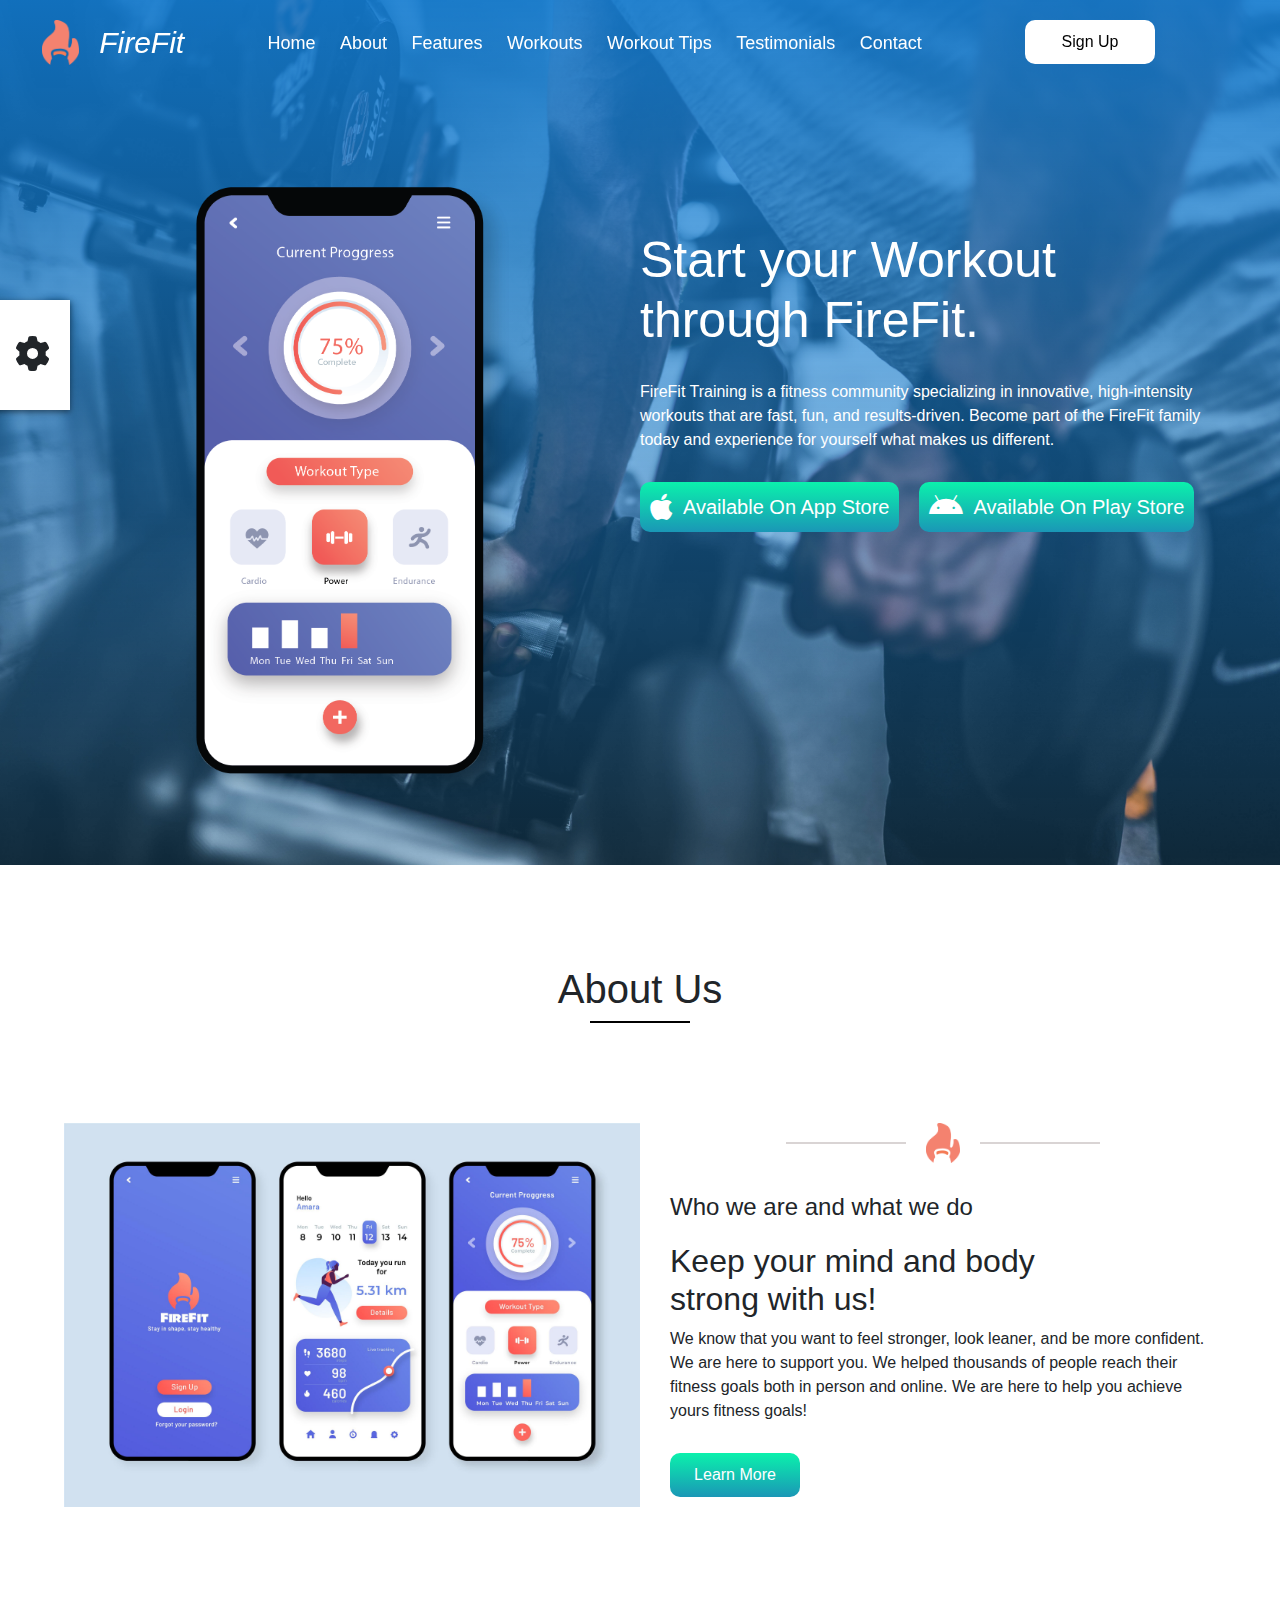
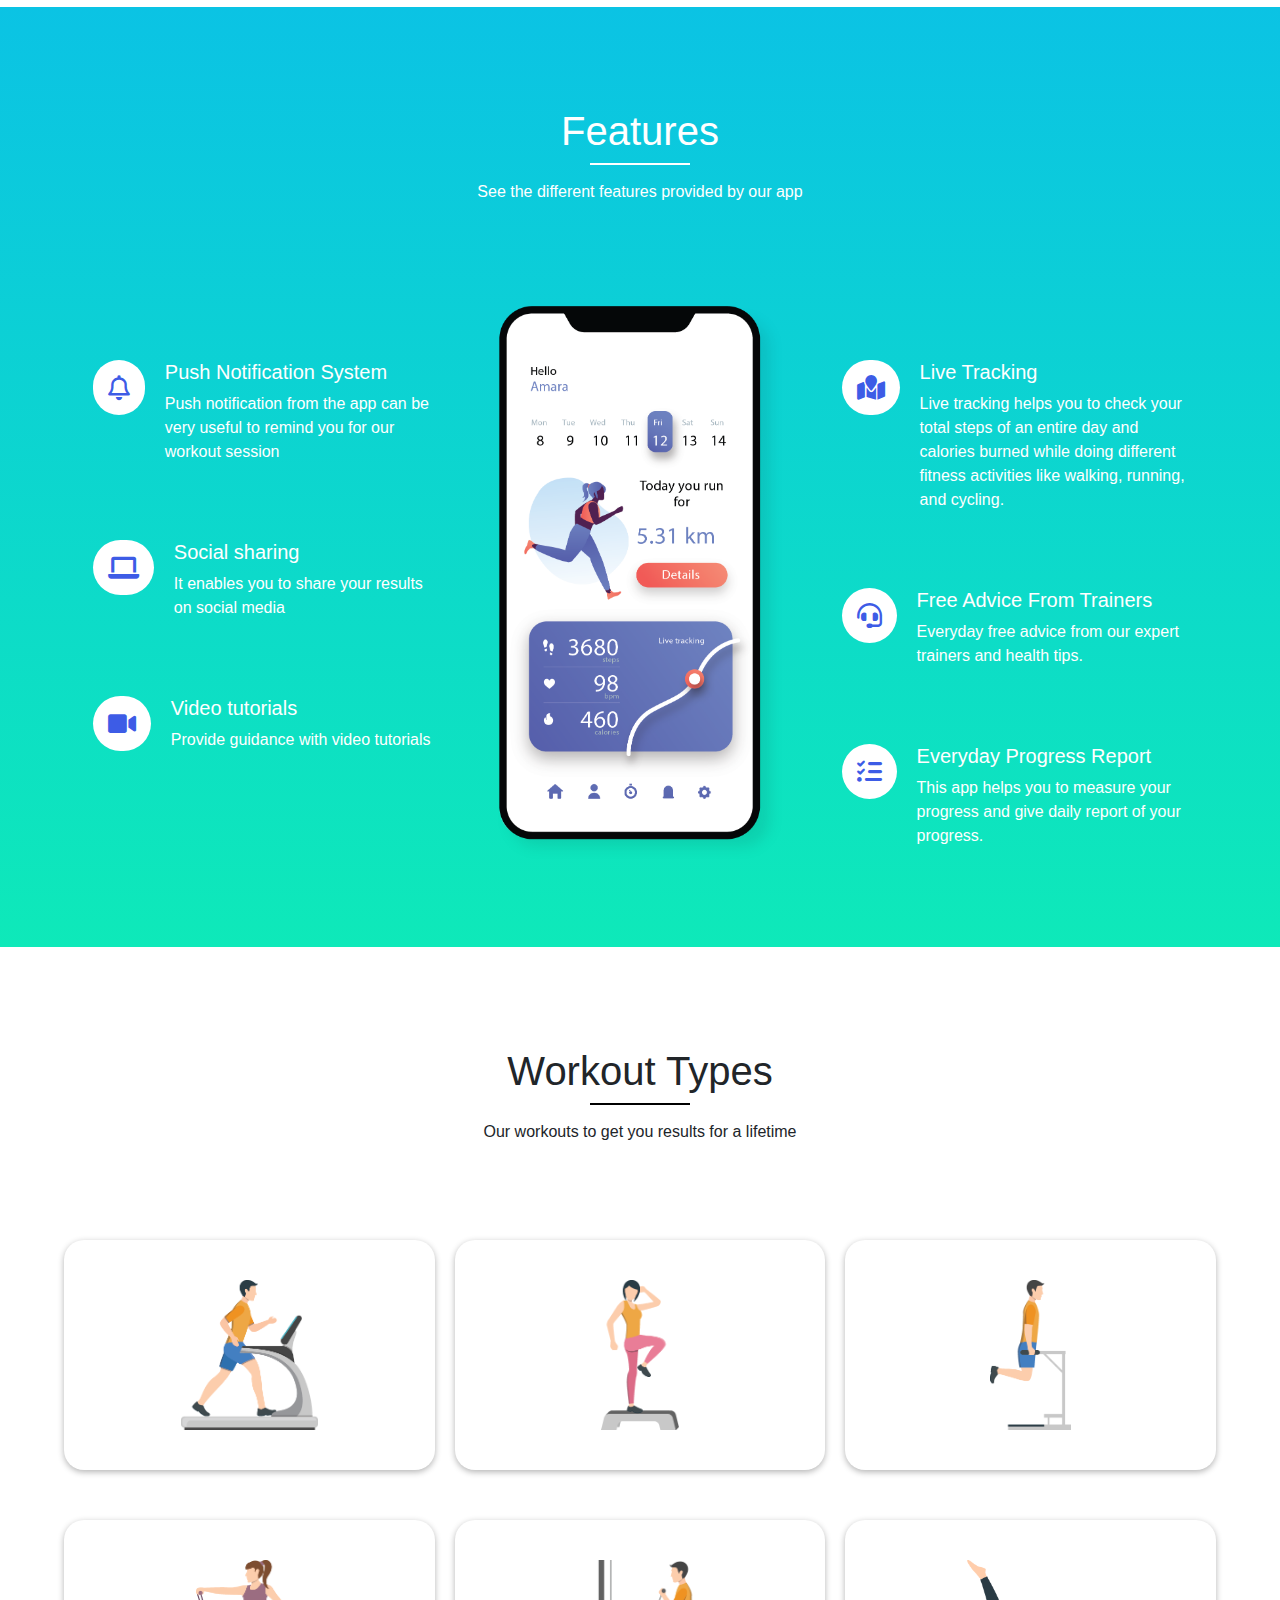
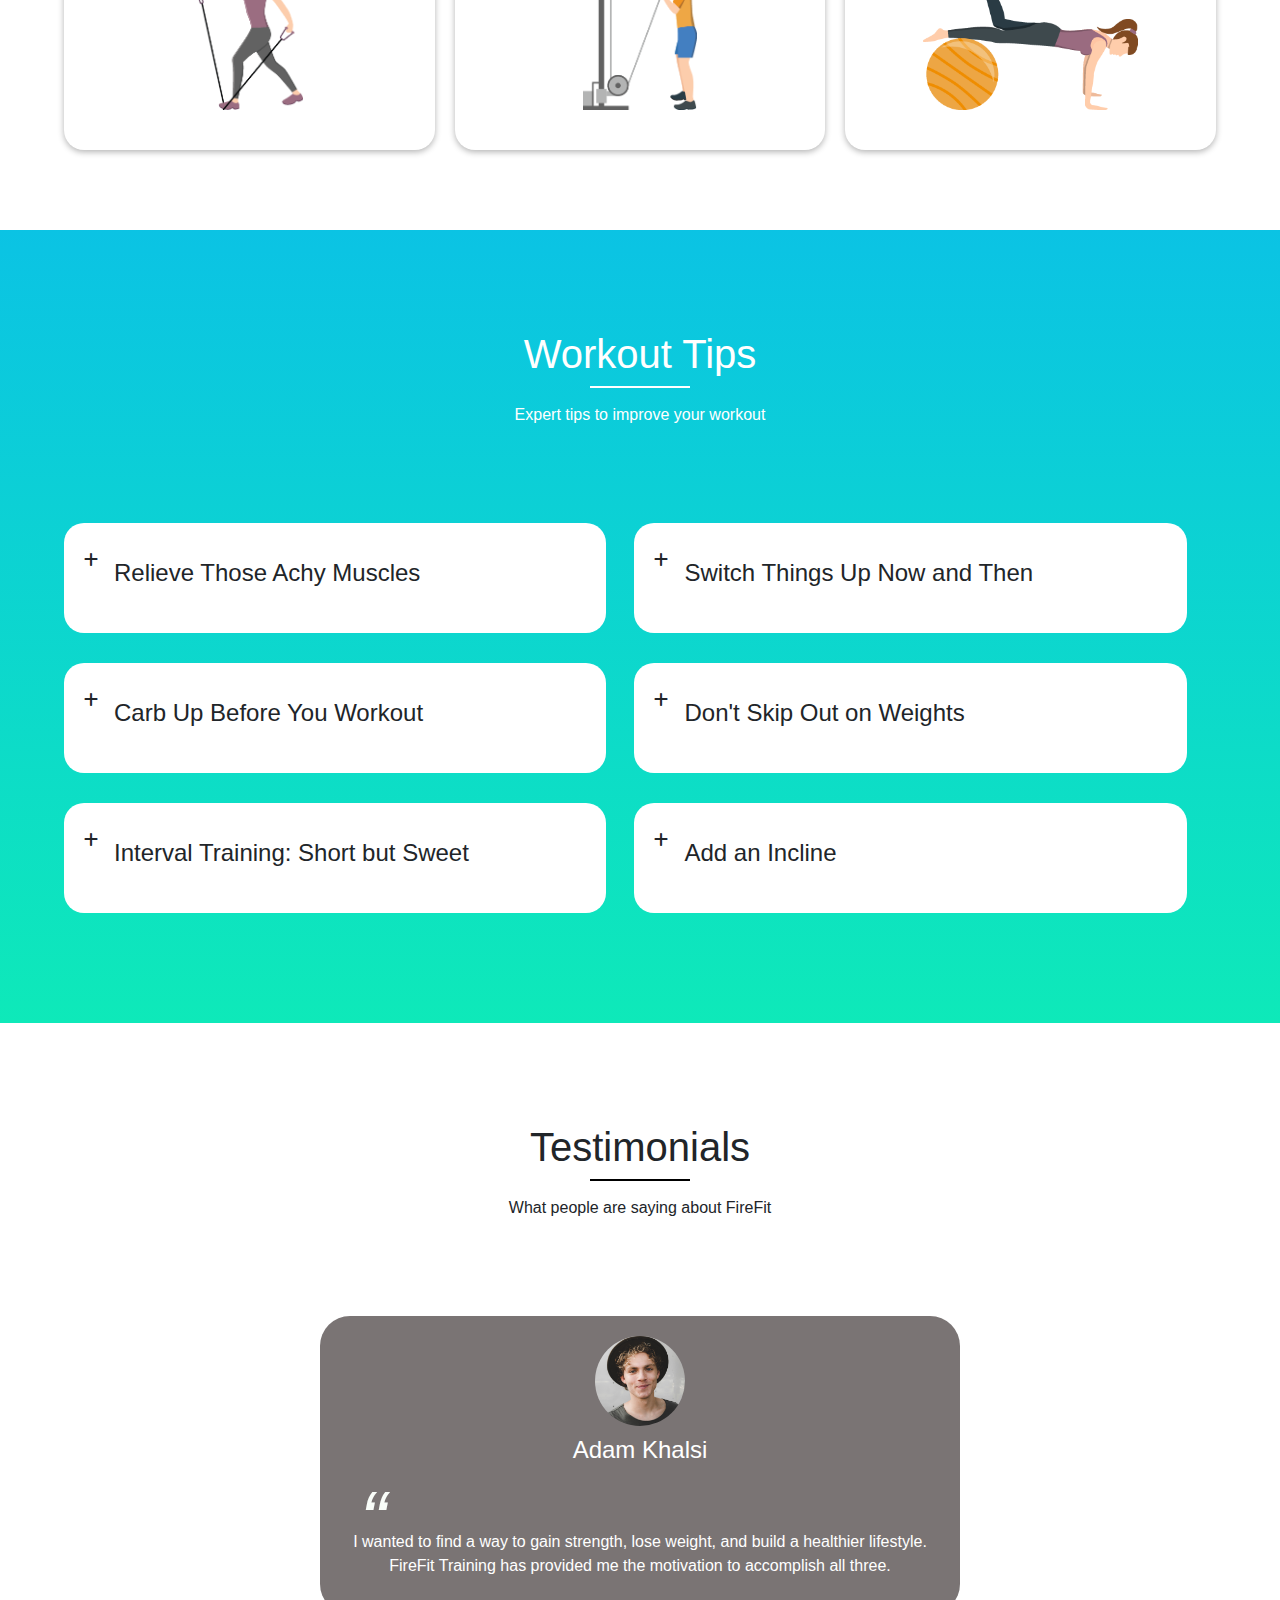
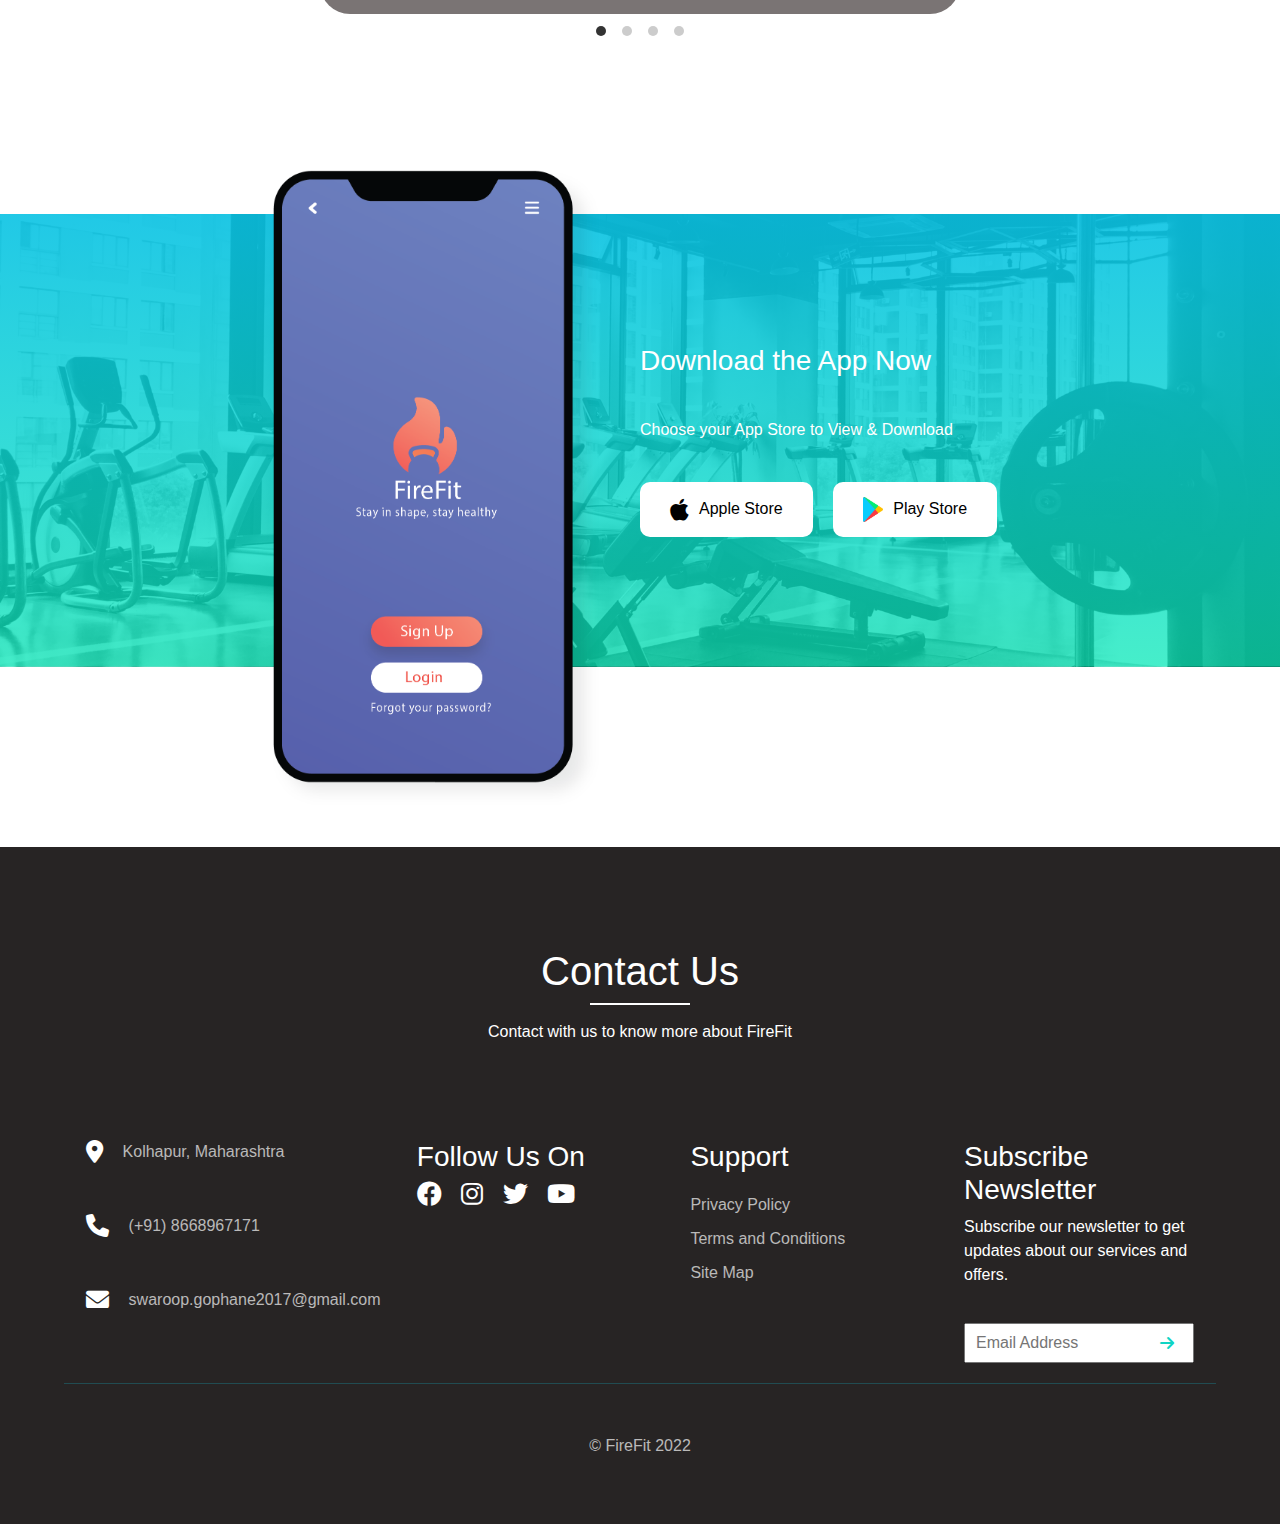
<file: index.html>
<!DOCTYPE html>
<html lang="en">

<head>
    <meta charset="UTF-8">
    <meta http-equiv="X-UA-Compatible" content="IE=edge">
    <meta name="viewport" content="width=device-width, initial-scale=1.0">
    
    <link rel="shortcut icon" href="favicon.png" type="image/x-icon">

    <link rel="stylesheet" href="style/webstyle.css">
    <link rel="stylesheet" href="style/mediaque.css">
    <title>FireFit</title>
    
    <link rel="stylesheet" href="boostrap/bootstrap.css">
    <link rel="stylesheet" href="fontawesome-free-6.0.0-web/css/all.css">

    <link rel="stylesheet" href="flickity-docs/flickity.min.css">
    <script src = "flickity-docs/flickity.pkgd.min.js"></script>

</head>

<body>

    <section id="main">
       
        <div class="header" id="Myheader">
            <div class="logo">
                <a href="index.html"><img src="images/logo.png" id="Brand"></a>
                <a href="index.html">
                    <p>FireFit</p>
                </a>
            </div>
            <div class="links">
                <div class="inner-links">
                    <ul>
                        <li><a href="#main">Home</a></li>
                        <li><a href="#about">About</a></li>
                        <li><a href="#features">Features</a></li>
                        <li><a href="#workouttypes">Workouts</a></li>
                        <li><a href="#tips">Workout Tips</a></li>
                        <li><a href="#testimonials">Testimonials</a></li>
                        <li><a href="#contact">Contact</a></li>
                    </ul>
                </div>
            </div>
            <div class="header-btn">
                <button class="Signup-btn">Sign Up</button>
            </div>
            <div class="header-menubtn">
                <img src="images/menu.png" id="hidddenmenubtn">
            </div>
        </div>

       

        <div class="hiddenlinks" id="hiddenmenulinks">
            <div class="cross-sec">
                <i class="fa-solid fa-xmark" class="cross-icon" id="Closemenu"></i>
            </div>
            <div class="inner-links">
                <ul>
                    <li><a href="#main">Home</a></li>
                    <li><a href="#about">About</a></li>
                    <li><a href="#features">Features</a></li>
                    <li><a href="#workouttypes">Workouts</a></li>
                    <li><a href="#tips">Workout Tips</a></li>
                    <li><a href="#testimonials">Testimonials</a></li>
                    <li><a href="#contact">Contact</a></li>
                </ul>
            </div>
            
        </div>
    

        <div class="main-row">
            <div class="mainleft-col">
                <img src="images/app3.png">
            </div>
            <div class="mainright-col">
                <h5>Start your Workout through FireFit.</h5>
                <p>FireFit Training is a fitness community specializing in innovative, high-intensity workouts that are fast, fun, and results-driven. Become part of the FireFit family today and experience for yourself what makes us different.</p>
                <div class="store-buttons">
                    <button class="store-btn" id="commoncolorbtn"><i class="fa-brands fa-apple"></i>Available On App
                        Store</button>
                    <button class="store-btn" id="commoncolorbtn2"><i class="fa-brands fa-android"></i>Available On Play
                        Store</button>
                </div>

            </div>
        </div>

        <div class="color-slider" id="Colorslider">
            <div class="color-row">
                <div class="color-box" id="color1"></div>
                <div class="color-box" id="color2"></div>
                <div class="color-box" id="color3"></div>
                <div class="color-box" id="color4"></div>
                <div class="color-box" id="color5"></div>
                <div class="color-box" id="color6"></div>
                <div class="color-box" id="color7"></div>
                <div class="color-box" id="color8"></div>
            </div>
            <div class="setting-img">
                <i class="fa-solid fa-gear" id="Settingicon"></i>
            </div>
        </div>
    </section>

    <section id="about">
        <div class="common-heading">
            <h1>About Us</h1>
            <span class="Line"></span>
        </div>
        <div class="about-container">
            <div class="about-left">
                <div class="about-img" data-aos="fade-up">
                    <div class="about-banner">
                        <img src="images/4307057.jpg">
                    </div>
                </div>
            </div>
            <div class="about-right" data-aos="fade-down">
                <div class="Fitlogo">
                    <span class="Dashbefore"></span>
                    <div class="Firelogo">
                        <img src="images/logo.png">
                    </div>
                    <span class="Dashafter"></span>
                </div>
                <h4>Who we are and what we do</h4>
                <h2>Keep your mind and body<br>strong with us!</h3>
                <p>We know that you want to feel stronger, look leaner, and be more confident. We are here to support you. We helped thousands of people reach their fitness goals both in person and online. We are here to help you achieve yours fitness goals!
                </p>
                <button class="Learn-btn" id="commoncolorbtn3">Learn More</button>
            </div>
        </div>
    </section>

    <section id="features">
        <div class="common-heading">
            <h1>Features</h1>
            <span class="Line"></span>
            <p>See the different features provided by our app</p>
        </div>
        <div class="feature-row">
            <div class="feature-col">
                <div class="feature-inner" data-aos="fade-up">
                    <div class="feature-img">
                        <i class="fa-regular fa-bell"></i>
                    </div>
                    <div class="feature-info">
                        <h5>Push Notification System</h5>
                        <p>Push notification from the app can be very useful to remind you for our workout session</p>
                    </div>
                </div>

                <div class="feature-inner" data-aos="fade-up">
                    <div class="feature-img">
                        <i class="fa-solid fa-laptop"></i>
                    </div>
                    <div class="feature-info">
                        <h5>Social sharing</h5>
                        <p>It enables you to share your results on social media</p>
                    </div>
                </div>

                <div class="feature-inner" data-aos="fade-up">
                    <div class="feature-img">
                        <i class="fa-solid fa-video"></i>
                    </div>
                    <div class="feature-info">
                        <h5>Video tutorials</h5>
                        <p>Provide guidance with video tutorials</p>
                    </div>
                </div>

            </div>
            <div class="feature-col featurebanner">
                <img src="images/app2.png" data-aos="fade-up">
            </div>
            <div class="feature-col">
                <div class="feature-inner" data-aos="fade-up">
                    <div class="feature-img">
                        <i class="fa-solid fa-map-location"></i>
                    </div>
                    <div class="feature-info">
                        <h5>Live Tracking</h5>
                        <p>Live tracking helps you to check your total steps of an entire day and calories burned while doing different fitness activities like walking, running, and cycling.</p>
                    </div>
                </div>

                <div class="feature-inner" data-aos="fade-up">
                    <div class="feature-img">
                        <i class="fa-solid fa-headset"></i>
                    </div>
                    <div class="feature-info">
                        <h5>Free Advice From Trainers</h5>
                        <p>Everyday free advice from our expert trainers and health tips.</p>
                    </div>
                </div>

                <div class="feature-inner" data-aos="fade-up">
                    <div class="feature-img">
                        <i class="fa-solid fa-list-check"></i>
                    </div>
                    <div class="feature-info">
                        <h5>Everyday Progress Report</h5>
                        <p>This app helps you to measure your progress and give daily report of your progress.</p>
                    </div>
                </div>

            </div>
        </div>
    </section>

    <section id="workouttypes">
        <div class="common-heading">
            <h1>Workout Types</h1>
            <span class="Line"></span>
            <p>Our workouts to get you results for a lifetime</p>
        </div>

        <div class="Workout-container">
            <div class="workout-cols" data-aos="fade-up">
                <img src="images/woroicons/gymicon1.png">
                <div class="workout-info">
                    <h4>Cardio Training</h4>
                    <p>Cardiovascular exercise is exercise that gets your heart rate up. Though some people use it solely for weight loss, cardio has other benefits as well. There are a wide variety of cardiovascular exercises, but consistency, duration, and intensity are the most important.</p>
                </div>
            </div>
            <div class="workout-cols" data-aos="zoom-in">
                <img src="images/woroicons/gymicon2.png">
                <div class="workout-info">
                    <h4>Arobics</h4>
                    <p>Aerobics is a form of physical exercise that combines rhythmic aerobic exercise with stretching and strength training routines with the goal of improving all elements of fitness (flexibility, muscular strength, and cardio-vascular fitness).</p>
                </div>
            </div>
            <div class="workout-cols" data-aos="fade-down">
                <img src="images/woroicons/gymicon3.png">
                <div class="workout-info">
                    <h4>Freestyle Training</h4>
                   <p>The Freestyle training programming is dedicated and designed for anyone that is interested in developing a fundamental understanding of movement that can be applied to any other physical practice or movement discipline.</p>
                </div>
            </div>
            <div class="workout-cols" data-aos="fade-up">
                <img src="images/woroicons/gymicon4.png">
                <div class="workout-info">
                    <h4>Gymnastics</h4>
                    <p>Gymnastics training is becoming popular among people to gain another level of fitness. While gymnastics is usually thought of as a competitive sport reserved for young athletes, it is actually a very accessible activity for anyone that wants to get in shape.</p>
                </div>
            </div>
            <div class="workout-cols" data-aos="zoom-in">
                <img src="images/woroicons/gymicon5.png">
                <div class="workout-info">
                    <h4>Strength Training</h4>
                   <p>Strength training, also called weight training or resistance training, is an important part of any fitness routine. It helps make you stronger and also builds muscle endurance. </p>
                </div>
            </div>
            <div class="workout-cols" data-aos="fade-down">
                <img src="images/woroicons/gymicon6.png">
                <div class="workout-info">
                    <h4>Balance and Stability Training</h4>
                  <p>Actively working to maintain and improve your balance and stability is incredibly important, especially as you age. Improving your balance can help you avoid falls and stay active and independent.</p>
                </div>
            </div>
        </div>

    </section>

    <section id="tips">

        <div class="common-heading">
            <h1>Workout Tips</h1>
            <span class="Line"></span>
            <p>Expert tips to improve your workout</p>
        </div>

        <div class="tips-row">
            <div class="tip-inner">
            <div class="tips-col" data-aos="fade-right">
                <div class="col-inner" id="Colinner">
                    <div class="label" id="Tiplabel">
                        <i class="fa-solid fa-plus" id="plus"></i>
                        <i class="fa-solid fa-minus" id="minus"></i>
                        <h4>Relieve Those Achy Muscles</h4>
                    </div>
                    
                    <div class="hiddden-info" id="Hiddentip">
                        <p> After a grueling workout, there's a good chance you're going to be feeling sore thighs and tight calves.Fortunately, you might get relief from post-fitness aches by using cold water immersion in the form of ice baths.This involves submerging your lower body in a cold bath (50 to 59 degrees Fahrenheit; you may have to throw in some ice cubes to get it cold enough) for 10 to 15 minutes.</p>
                    </div>
                </div>
            </div>
            <div class="tips-col" data-aos="fade-right">
                <div class="col-inner" id="Colinner2">
                    <div class="label" id="Tiplabel2">
                        <i class="fa-solid fa-plus" id="plus2"></i>
                        <i class="fa-solid fa-minus" id="minus2"></i>
                        <h4>Carb Up Before You Workout</h4>
                    </div>
                    
                    <div class="hiddden-info" id="Hiddentip2">
                        <p>You might have heard people and even fitness gurus say to skip out on a meal before a workout. Some even recommend that you avoid carbs unless you're doing specific exercises like running or weightlifting.Each one has their own reasons why you shouldn't eat. Unfortunately, you've been misled. Research supports the opposite of skipping meals. Before you perform any workout, you want to carb up.</p>
                    </div>
                </div>
            </div>
            <div class="tips-col" data-aos="fade-right">
                <div class="col-inner" id="Colinner3">
                    <div class="label" id="Tiplabel3">
                        <i class="fa-solid fa-plus" id="plus3"></i>
                        <i class="fa-solid fa-minus" id="minus3"></i>
                        <h4>Interval Training: Short but Sweet</h4>
                    </div>
                    
                    <div class="hiddden-info" id="Hiddentip3">
                        <p>High-Intensity Interval Training (HIIT) has become a more popular workout and for very good reasons. Interval training has greater cardiovascular and fat loss compared to other workouts. A study found that just a quick 20-minute workout burned twice as many calories during a long run.While you don't want to completely stick with only interval training, it's a great addition for when you're short on time or a more relaxed day.</p>
                    </div>
                </div>
            </div>
        </div>

            <div class="tip-inner">
            <div class="tips-col" data-aos="fade-left">
                <div class="col-inner" id="Colinner4">
                    <div class="label" id="Tiplabel4">
                        <i class="fa-solid fa-plus" id="plus4"></i>
                        <i class="fa-solid fa-minus" id="minus4"></i>
                        <h4>Switch Things Up Now and Then</h4>
                    </div>
                    
                    <div class="hiddden-info" id="Hiddentip4">
                        <p>Another important workout tip is to switch things up now and then. One major complaint people have is they get bored. For some, a routine keeps them in check and helps them stay on track. Others struggle or dread doing the same activities over and over again.There are dozens of exercises you can do like yoga, Pilates, HIIT, weightlifting, cardio, you get the idea. Even variants of the exercises you do help with your muscle gains.</p>
                    </div>
                </div>
            </div>
            <div class="tips-col" data-aos="fade-left">
                <div class="col-inner" id="Colinner5">
                    <div class="label" id="Tiplabel5">
                        <i class="fa-solid fa-plus" id="plus5"></i>
                        <i class="fa-solid fa-minus" id="minus5"></i>
                        <h4> Don't Skip Out on Weights</h4>
                    </div>
                    
                    <div class="hiddden-info" id="Hiddentip5">
                        <p>Here's a workout tip some people don't want to hear: don't skip out on weight. We all know that one person who swears by cardio only routine. While it might work great for the short term, it's not beneficial in the long run. Your routine does need to include some type of lifting program. Why? Your metabolism slows making it harder to lose weight.</p>
                    </div>
                </div>
            </div>
            <div class="tips-col" data-aos="fade-left">
                <div class="col-inner" id="Colinner6">
                    <div class="label" id="Tiplabel6">
                        <i class="fa-solid fa-plus" id="plus6"></i>
                        <i class="fa-solid fa-minus" id="minus6"></i>
                        <h4>Add an Incline</h4>
                    </div>
                    
                    <div class="hiddden-info" id="Hiddentip6">
                        <p>There's surprisingly a lot of benefits to adding an incline when you walk or use a treadmill. One study found that it improves your hamstring, glute, hip, knee, and ankle activity compared to walking without an incline. Another study found that it reduces stress on your extremities and joints.It also improves your lung function, and there's the widely known notion that it increases the number of calories you burn per hour.</p>
                    </div>
                </div>
            </div>
        </div>

        </div>

    </section>

    <section id="testimonials">

        <div class="common-heading">
            <h1>Testimonials</h1>
            <span class="Line"></span>
           <p>What people are saying about FireFit</p>
        </div>

    <div class="Clients-container">
        <div class="main-carousel"
                data-flickity='{ "freescroll": true,"autoPlay": true,"cellAlign":"center","pageDots": true,"dragThreshold": 3,"contain": true,"draggable": false,"prevNextButtons":false}'>
                <div class="carousel-cell" data-aos="zoom-in">
                   <img src="images/ian-dooley-d1UPkiFd04A-unsplash.jpg">
                   <h4>Adam Khalsi</h4>
                   <p class="Comment"> I wanted to find a way to gain strength, lose weight, and build a healthier lifestyle. FireFit Training has provided me the motivation to accomplish all three.</p>
                </div>
                <div class="carousel-cell">
                    <img src="images/user2.jpg">
                    <h4>Ronit Parker</h4>
                    <p class="Comment">Great place and a true community of people who push themselves every day. After working out here, I truly feel as though I can accomplish anything in my daily life.</p>
                </div>
                <div class="carousel-cell" >
                    <img src="images/ivana-cajina-_7LbC5J-jw4-unsplash.jpg">
                    <h4>Ivana Trel</h4>
                    <p class="Comment">The instructors are awesome! All very helpful and help you with any questions you may have.</p>
                </div>
                <div class="carousel-cell" >
                    <img src="images/ben-parker-OhKElOkQ3RE-unsplash.jpg">
                    <h4>Ben Traver</h4>
                    <p class="Comment">Very attentive personal trainers. Very helpful in health and diet guidance.</p>
                </div>

            </div>
    </div>

    </section>

    <section id="advertise">

        <div class="add-row">
            <div class="add-left-col" >
                <img src="images/app1.png" class="add-banner" data-aos="fade-down">
            </div>
            <div class="add-right-col" data-aos="fade-up">
                <h3>Download the App Now</h3>
                <p>Choose your App Store to View & Download</p>

                <div class="add-btns">
                    <button class="add-button"><i class="fa-brands fa-apple"></i>Apple Store</button>
                    <button class="add-button"><img src="images/playstore.png">Play Store</button>
                </div>
            </div>
        </div>

    </section>

    <section id="contact">

        <div class="common-heading">
            <h1>Contact Us</h1>
            <span class="Line"></span>
           <p>Contact with us to know more about FireFit</p>
        </div>

        <div class="contact-row">
            <div class="contact-col">
                <div class="address-info">
                    <i class="fa-solid fa-location-dot"></i>
                    <span>Kolhapur, Maharashtra</span>
                </div>
                <div class="address-info">
                    <i class="fa-solid fa-phone"></i>
                    <span>(+91) 8668967171</span>
                </div>
                <div class="address-info">
                    <i class="fa-solid fa-envelope"></i>
                    <span>swaroop.gophane2017@gmail.com</span>
                </div>
            </div>
            <div class="contact-col">
                <div class="social-info">
                    <h3>Follow Us On</h3>
                    <i class="fa-brands fa-facebook"></i>
                    <i class="fa-brands fa-instagram"></i>
                    <i class="fa-brands fa-twitter"></i>
                    <i class="fa-brands fa-youtube"></i>
                </div>
            </div>
            <div class="contact-col">
                <div class="about-firefit">
                   <h3>Support</h3>
                   <div class="support-links">
                    <a href="#">Privacy Policy</a>
                    <a href="#">Terms and Conditions</a>
                    <a href="#">Site Map</a>
                   </div>
                </div>
            </div>
            <div class="contact-col">
                <h3>Subscribe Newsletter</h3>
                <p>Subscribe our newsletter to get updates about our services and offers.</p>
                <div class="email-box">
                    <input type="email" placeholder="Email Address" required>
                    <i class="fa-solid fa-arrow-right"></i>
                </div>
            </div>
        </div>   

        <div class="footer">
            <p>© FireFit 2022</p>
        </div>
    </section>


   


    <script src="js/JsFile1.js"></script>
    <script src="js/JsFile2.js"></script>
    <script src="js/JsFile3.js"></script>
    <script src="js/JsFile4.js"></script>

    <script src="scroll/smooth-scroll.js"></script>
    <script>
        var scroll = new SmoothScroll('a[href*="#"]');
    </script>

</body>

</html>
</file>
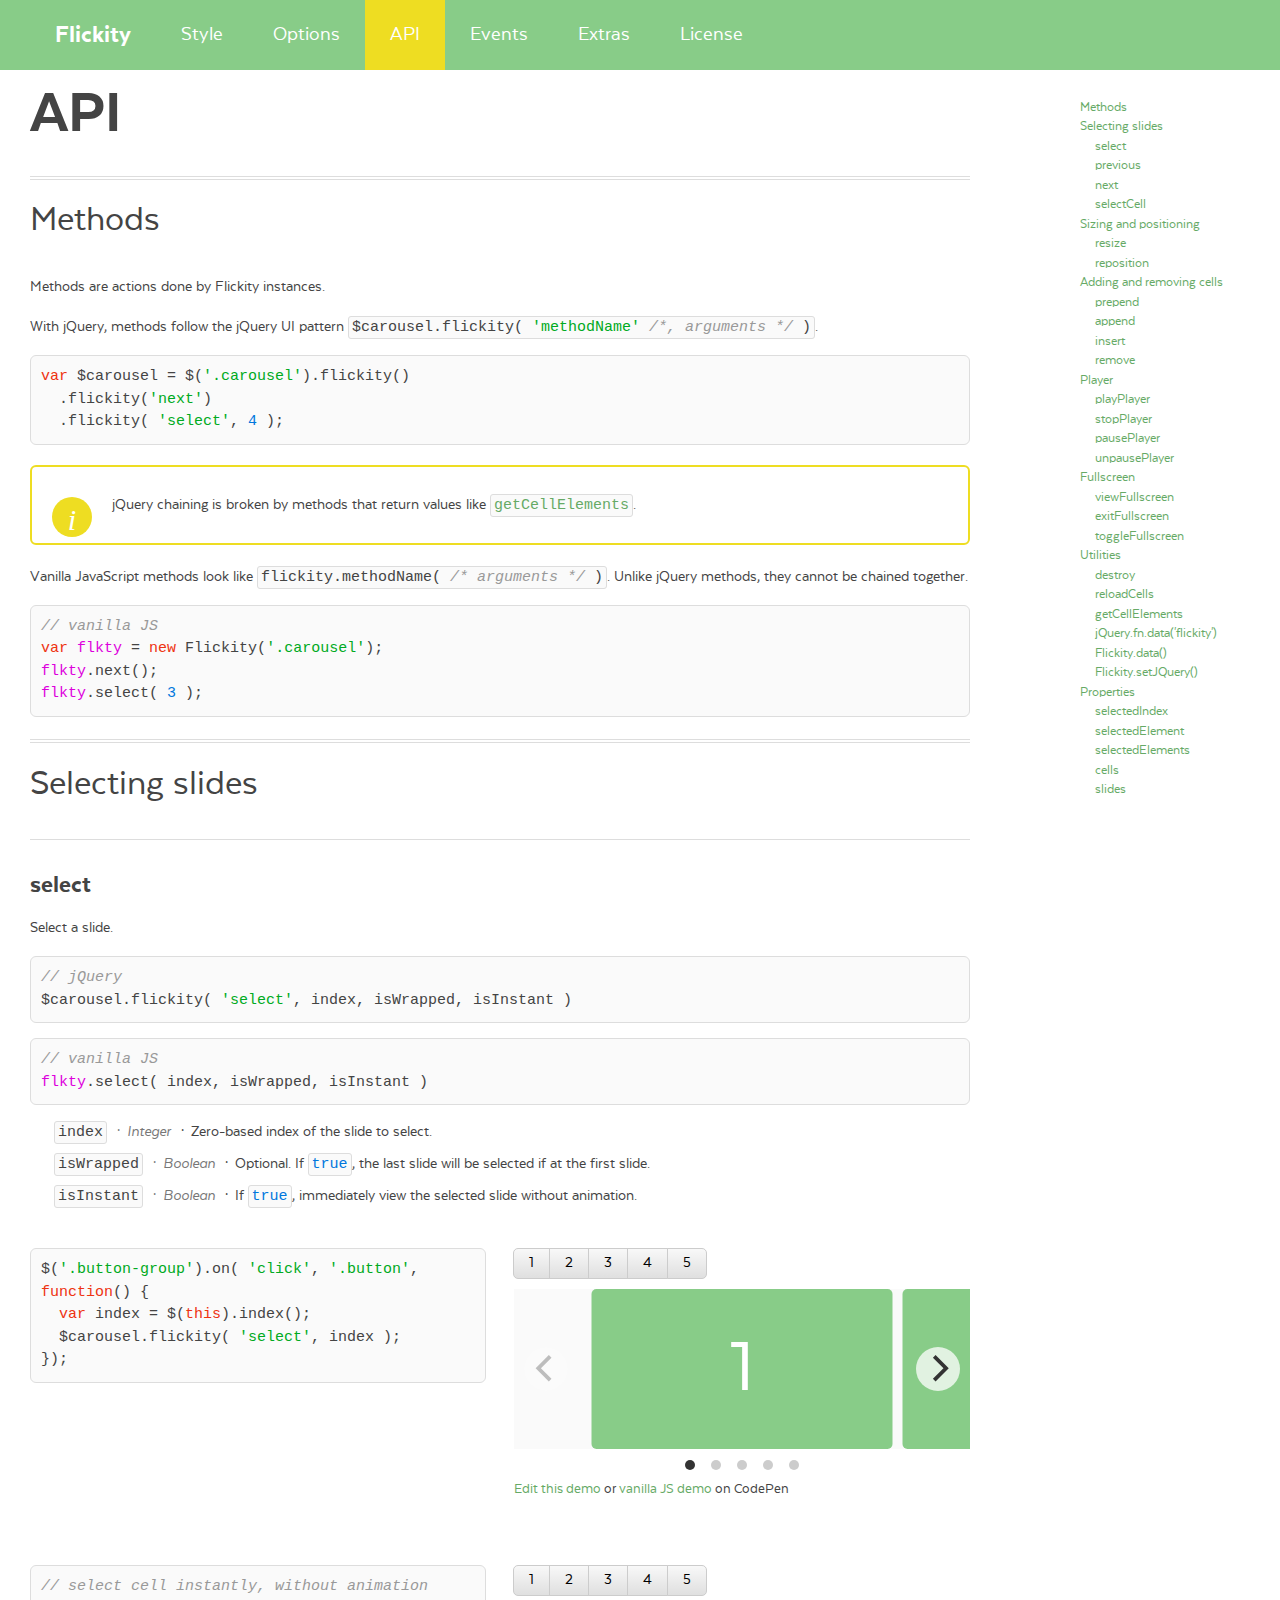
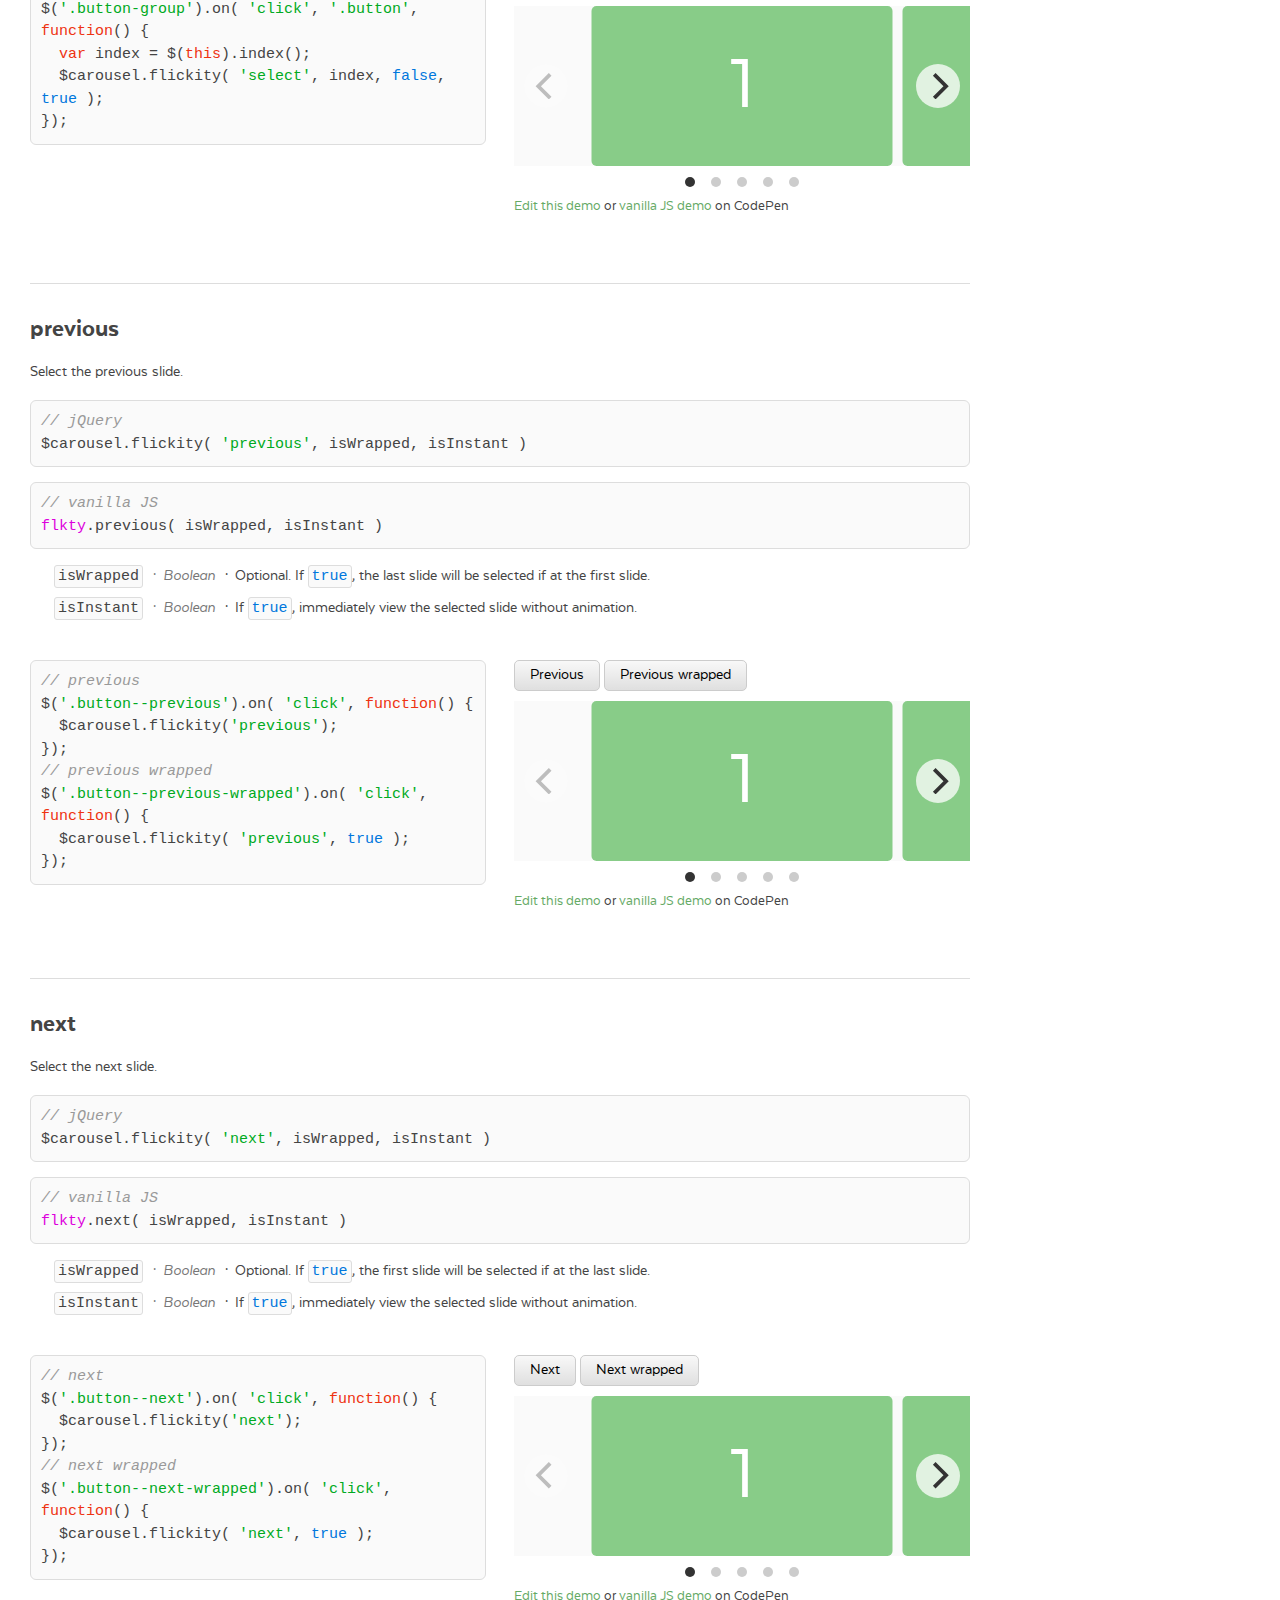
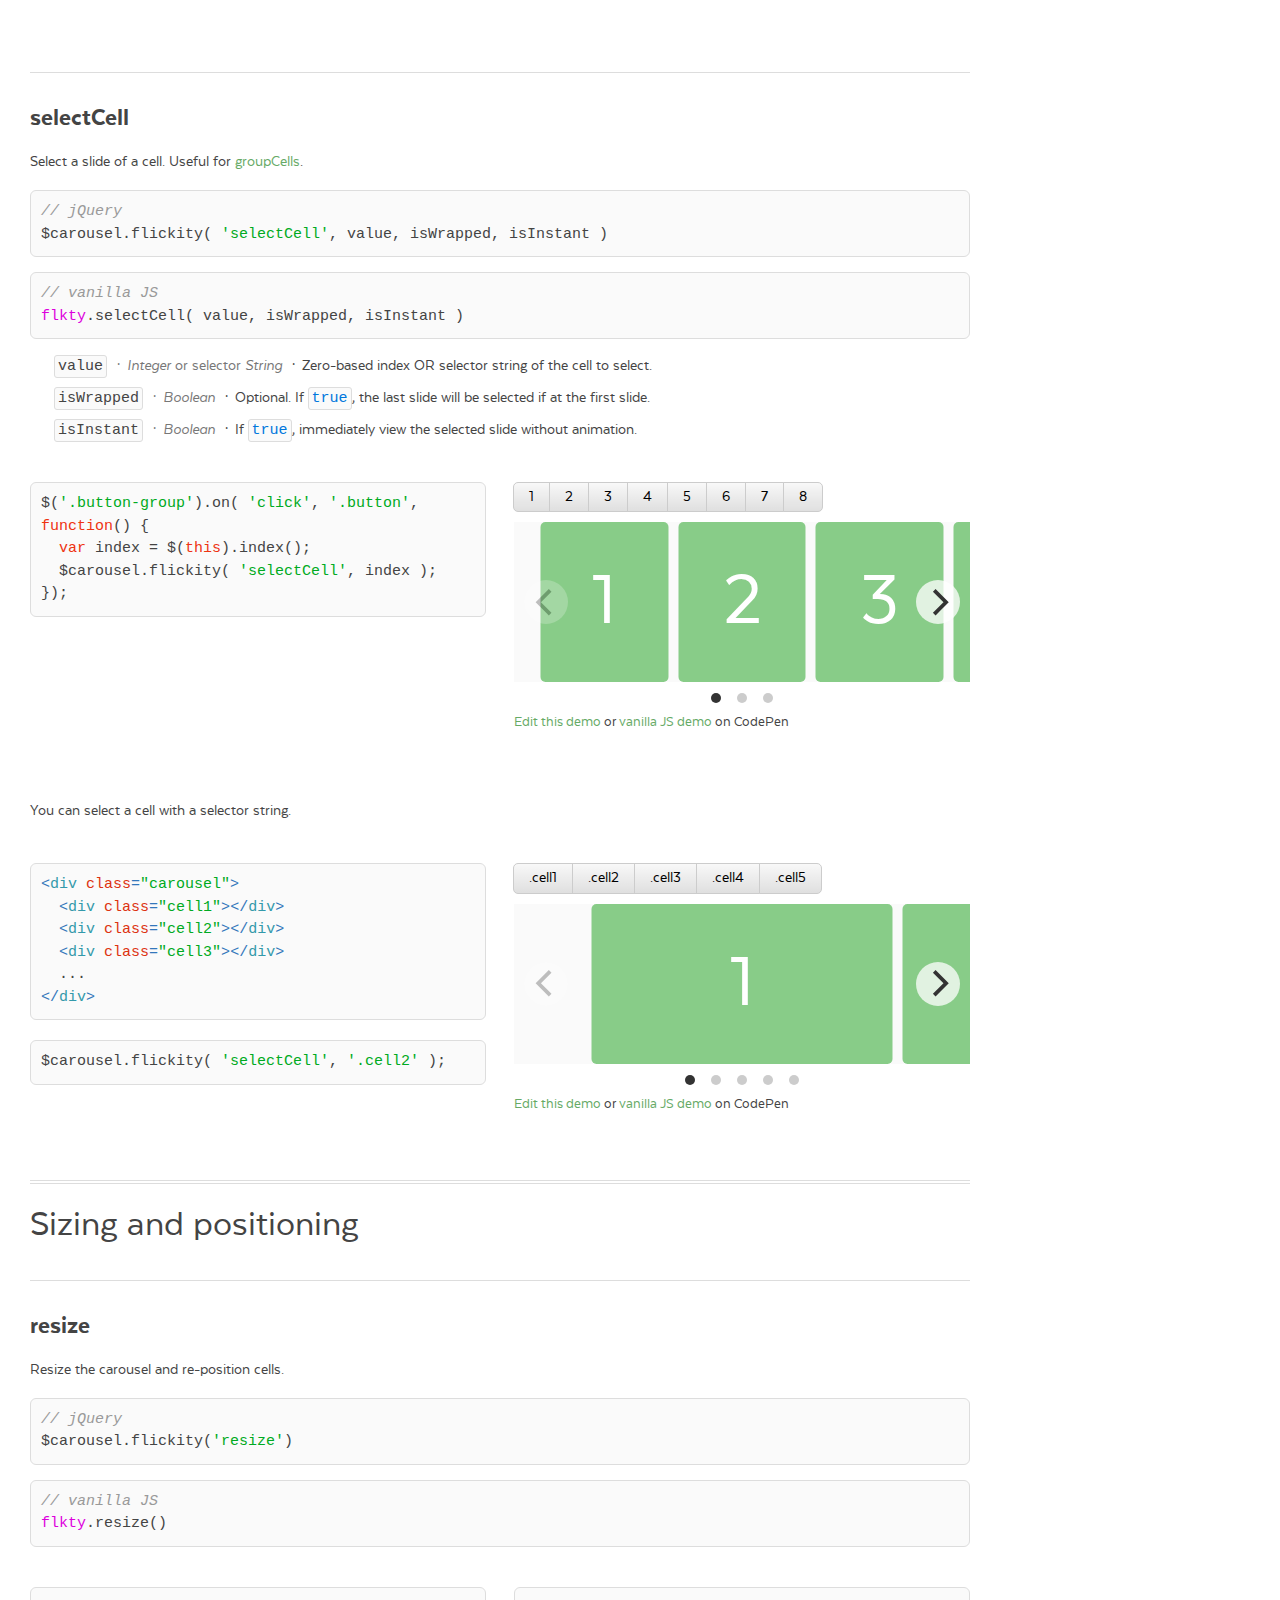
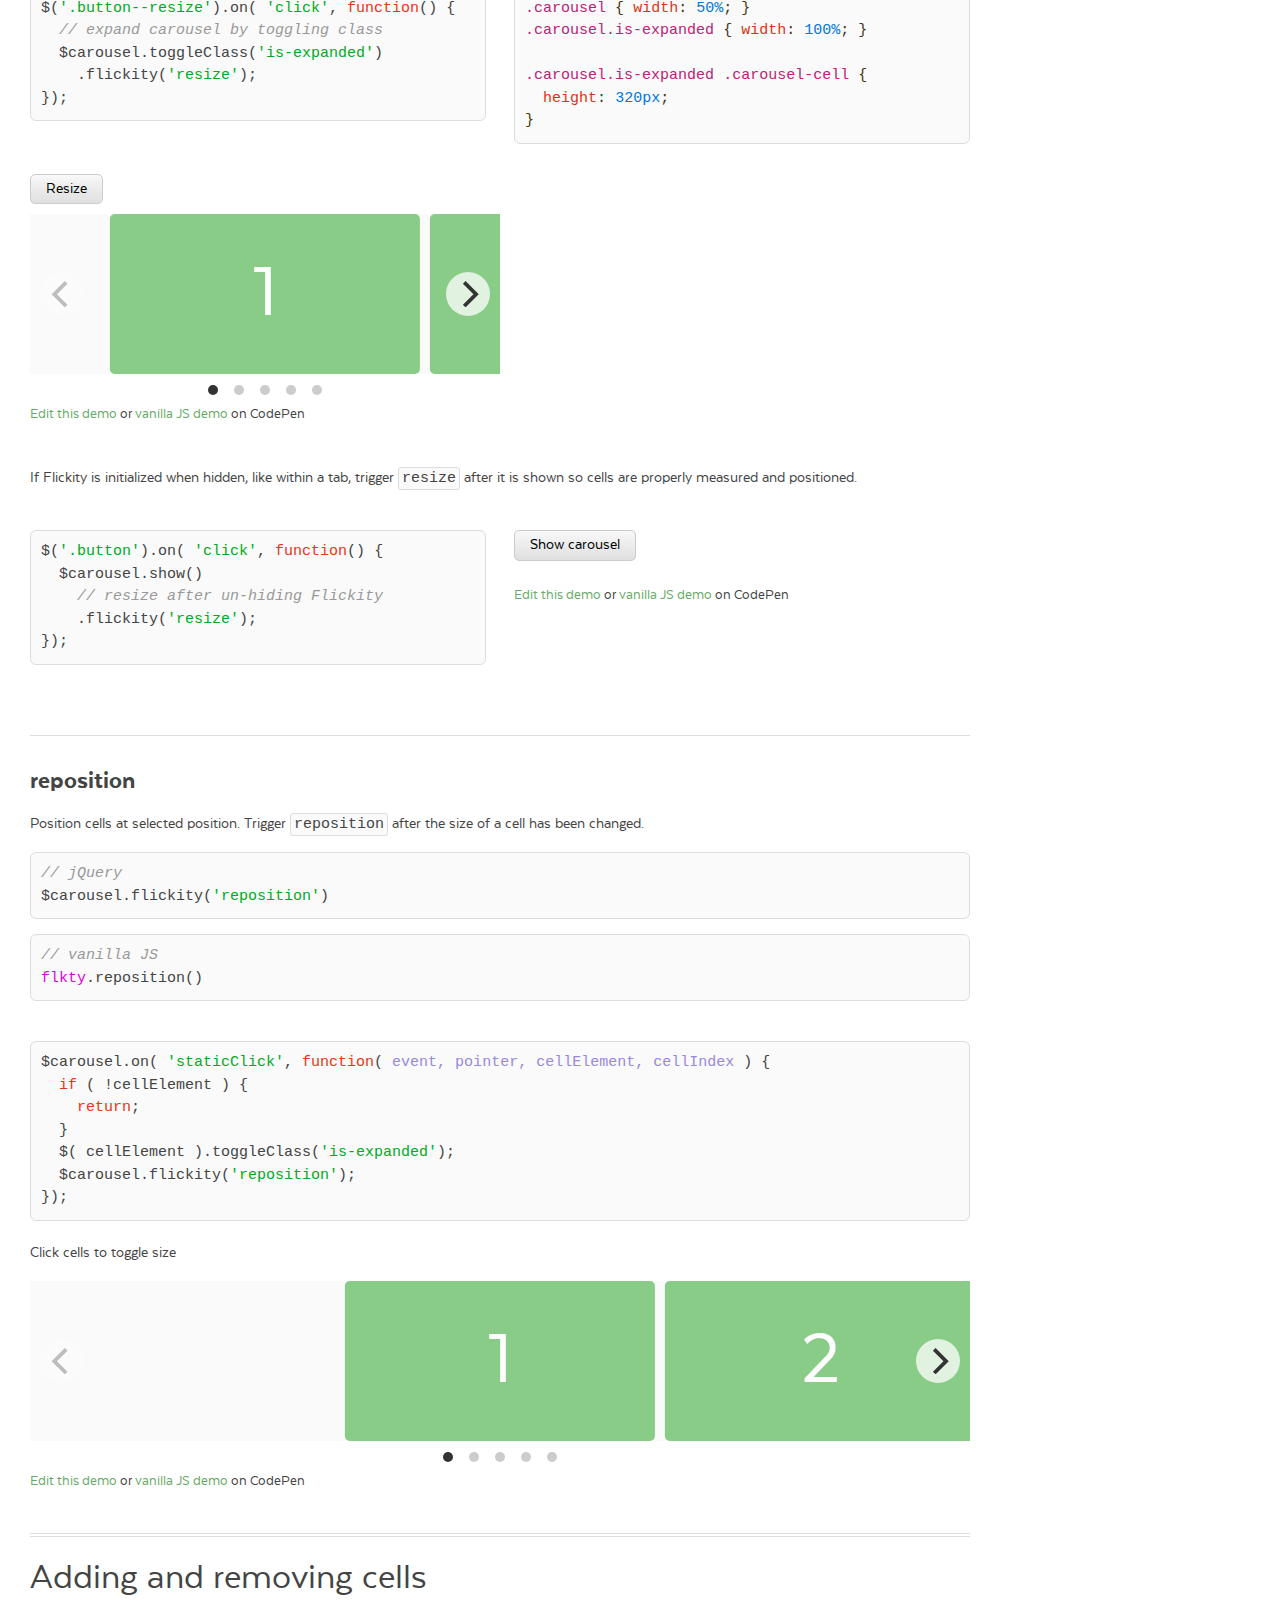
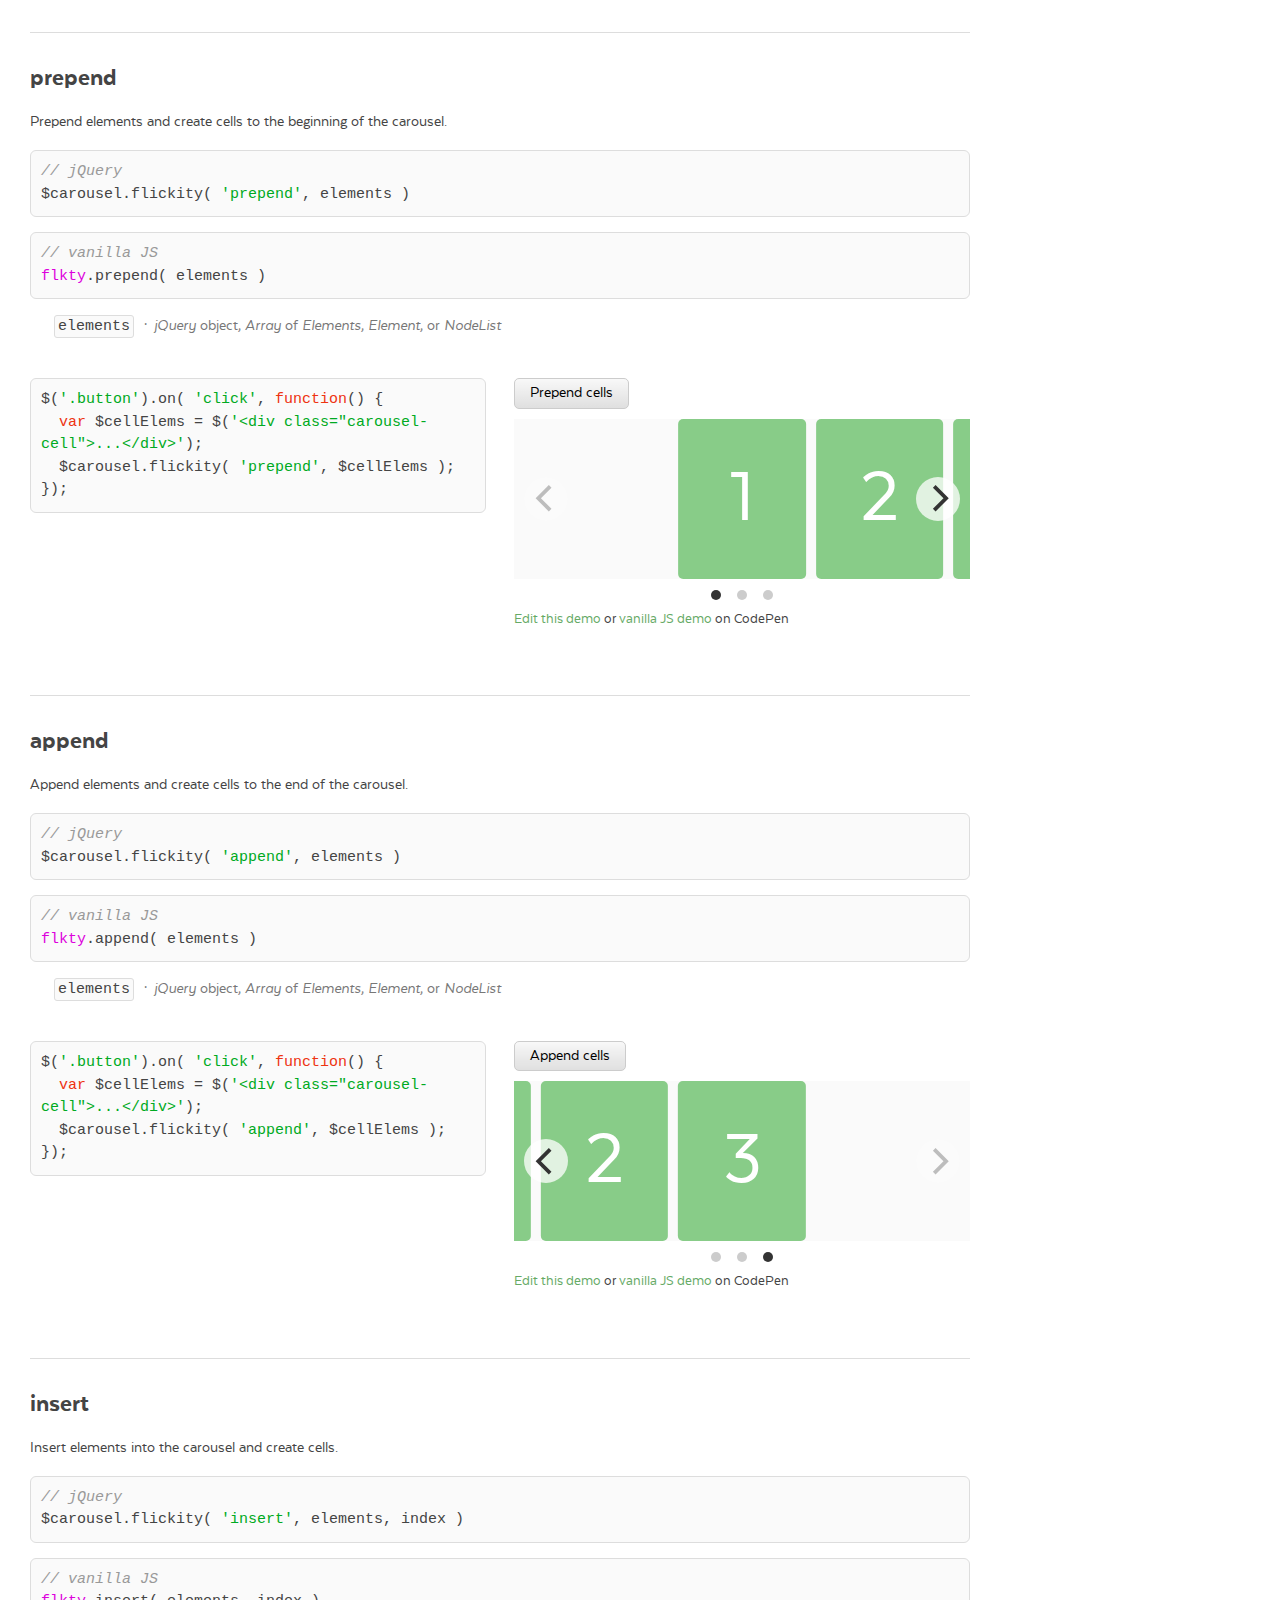
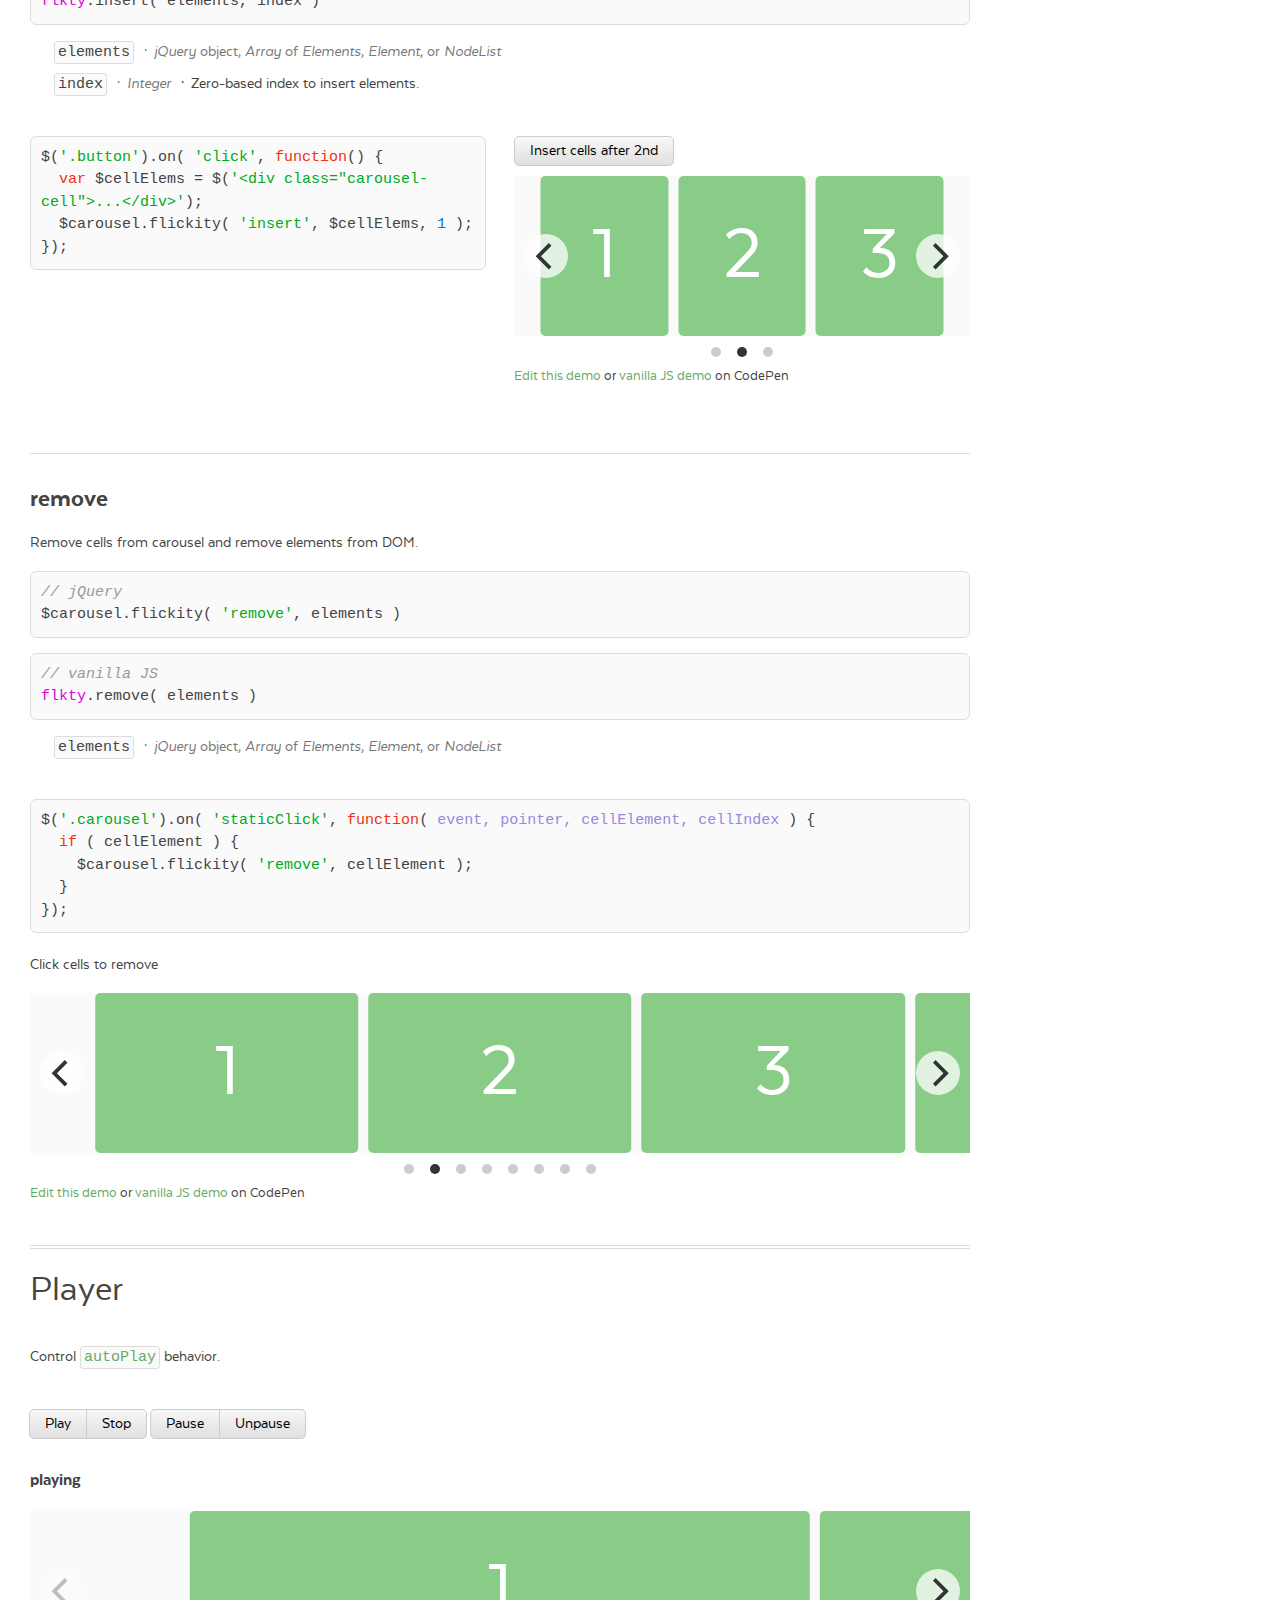
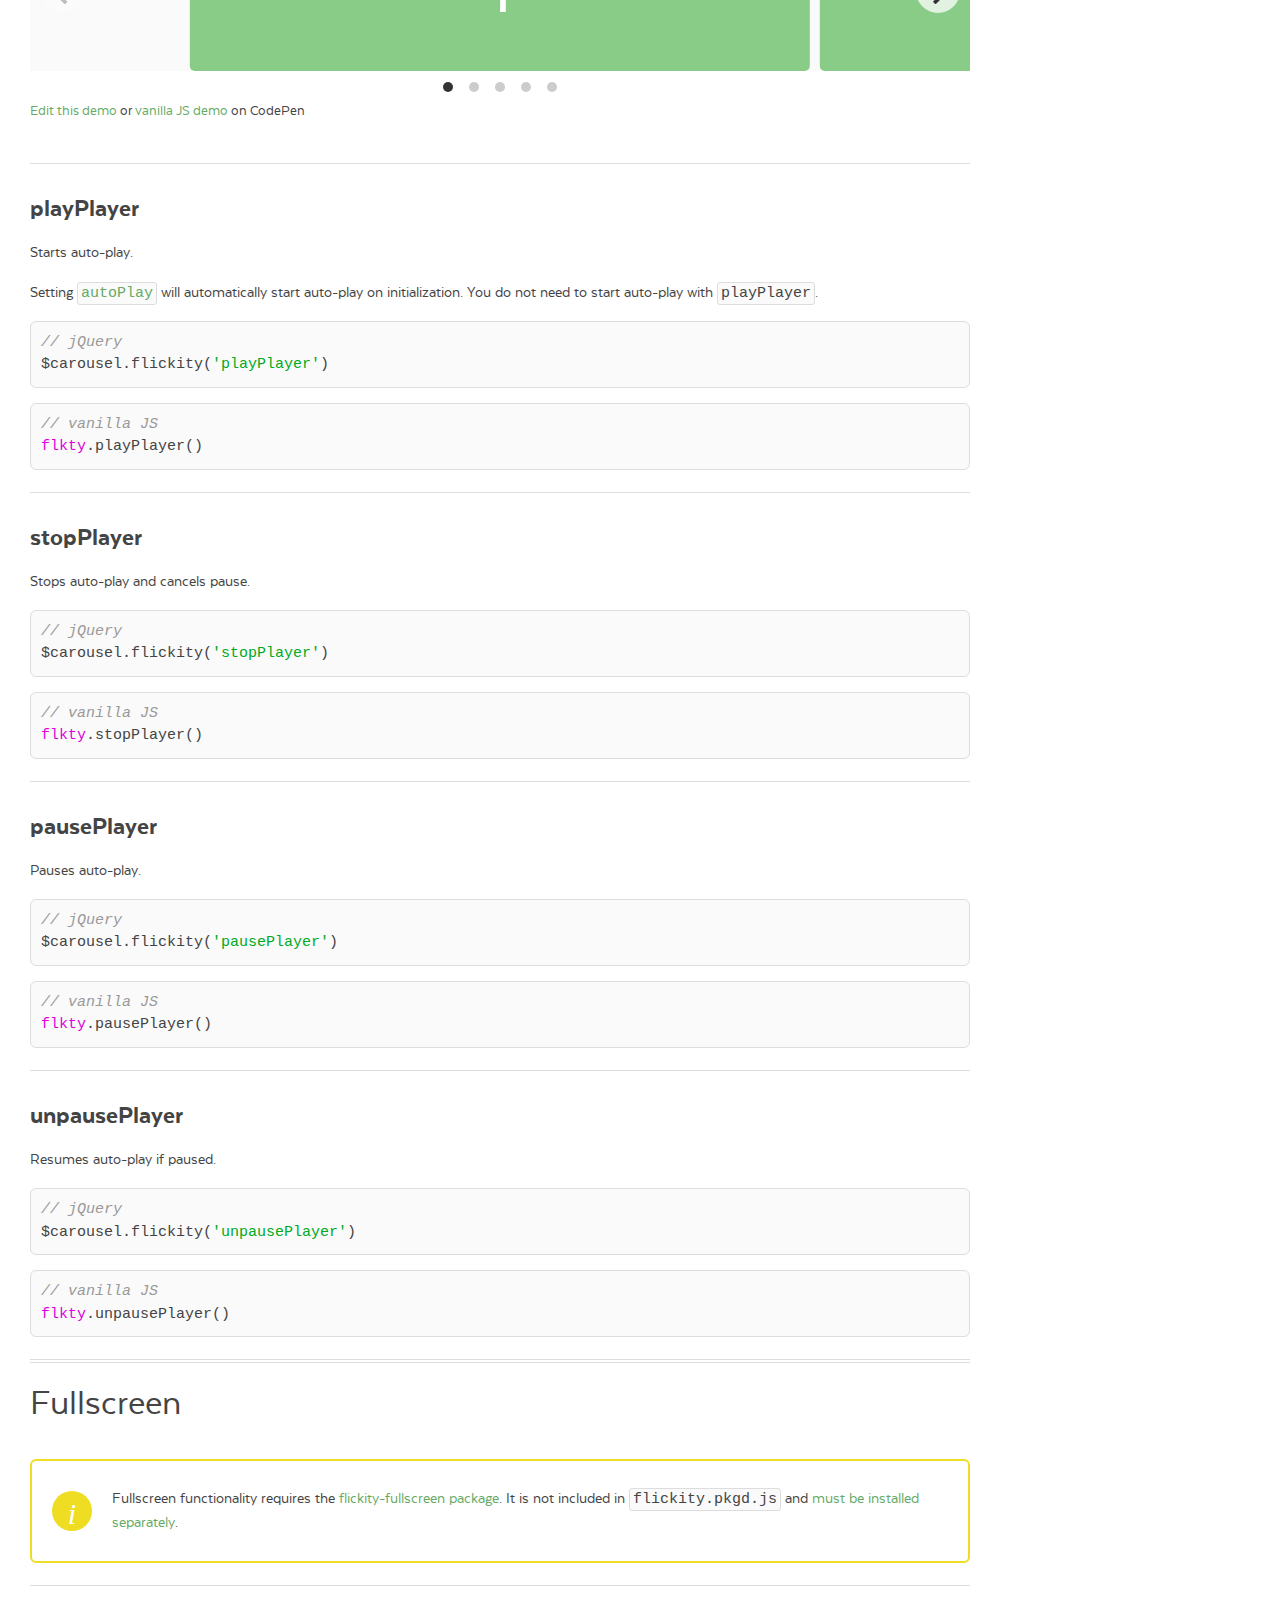
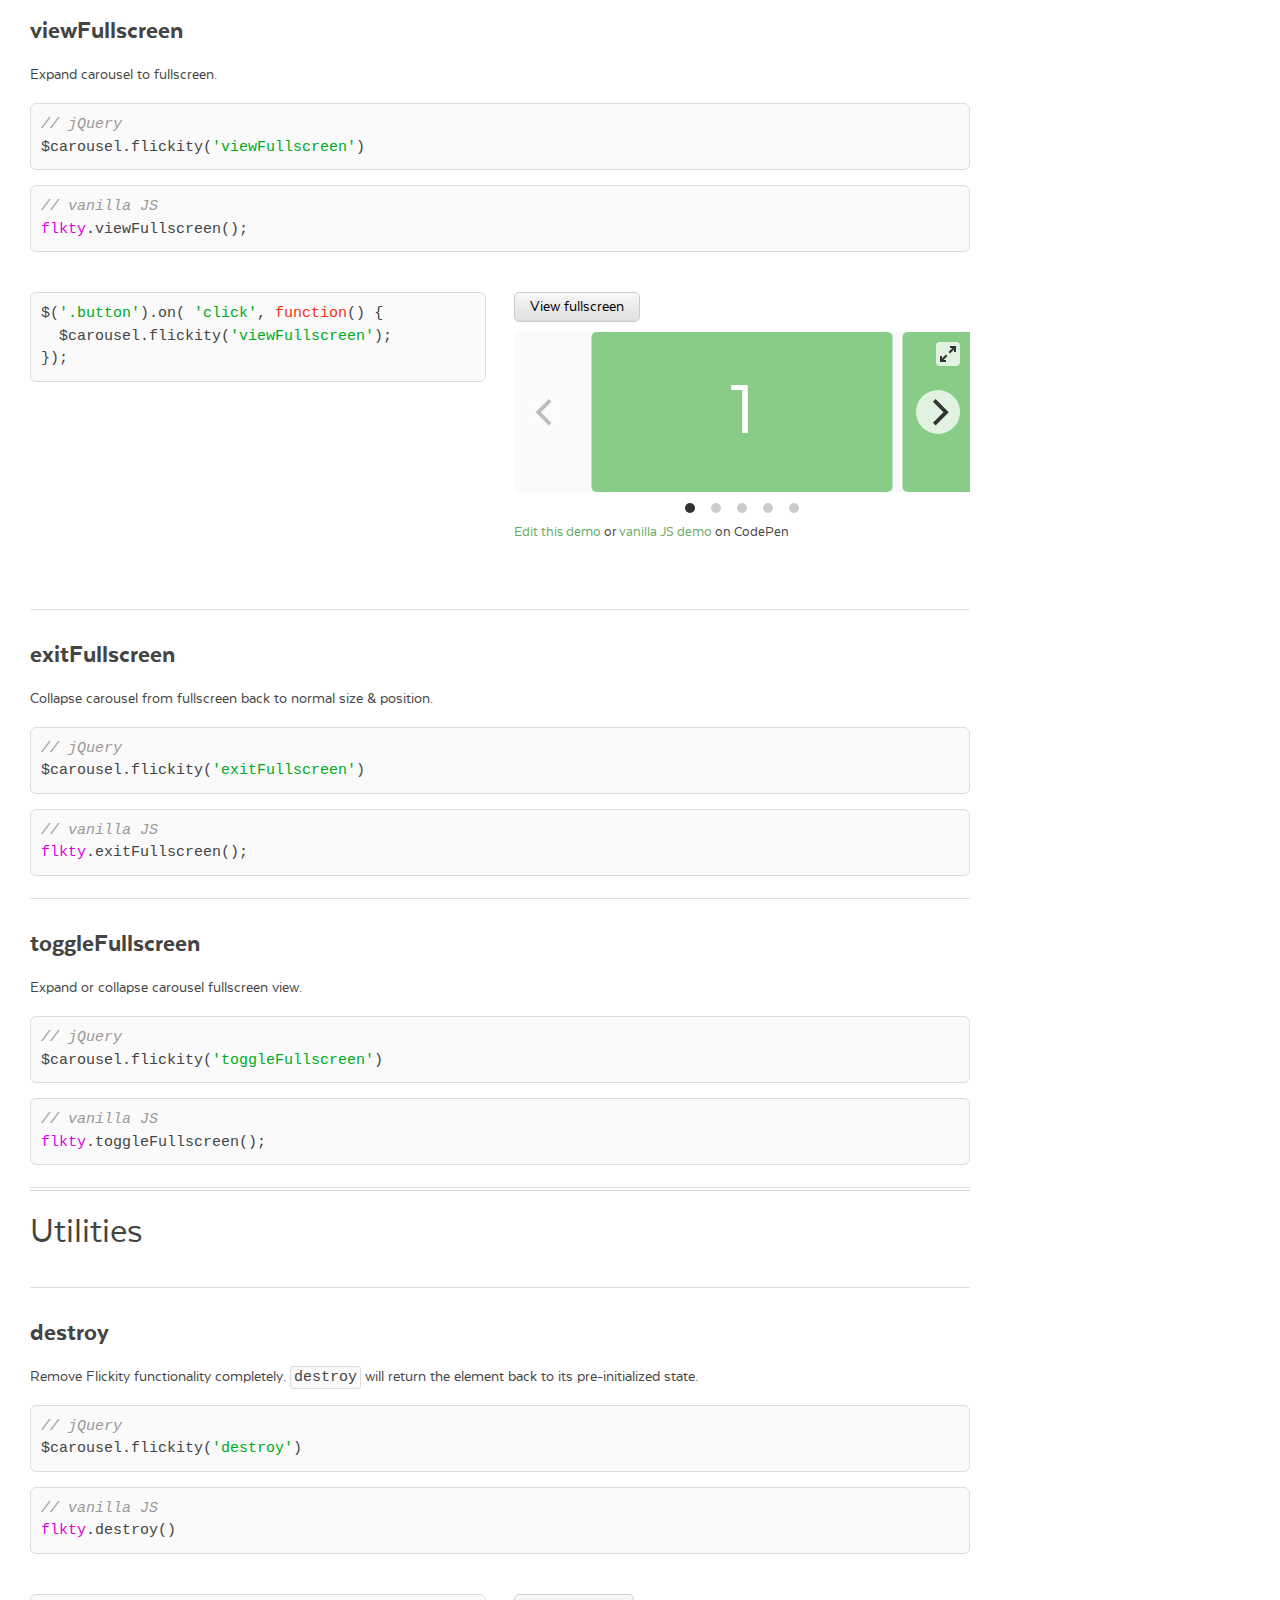
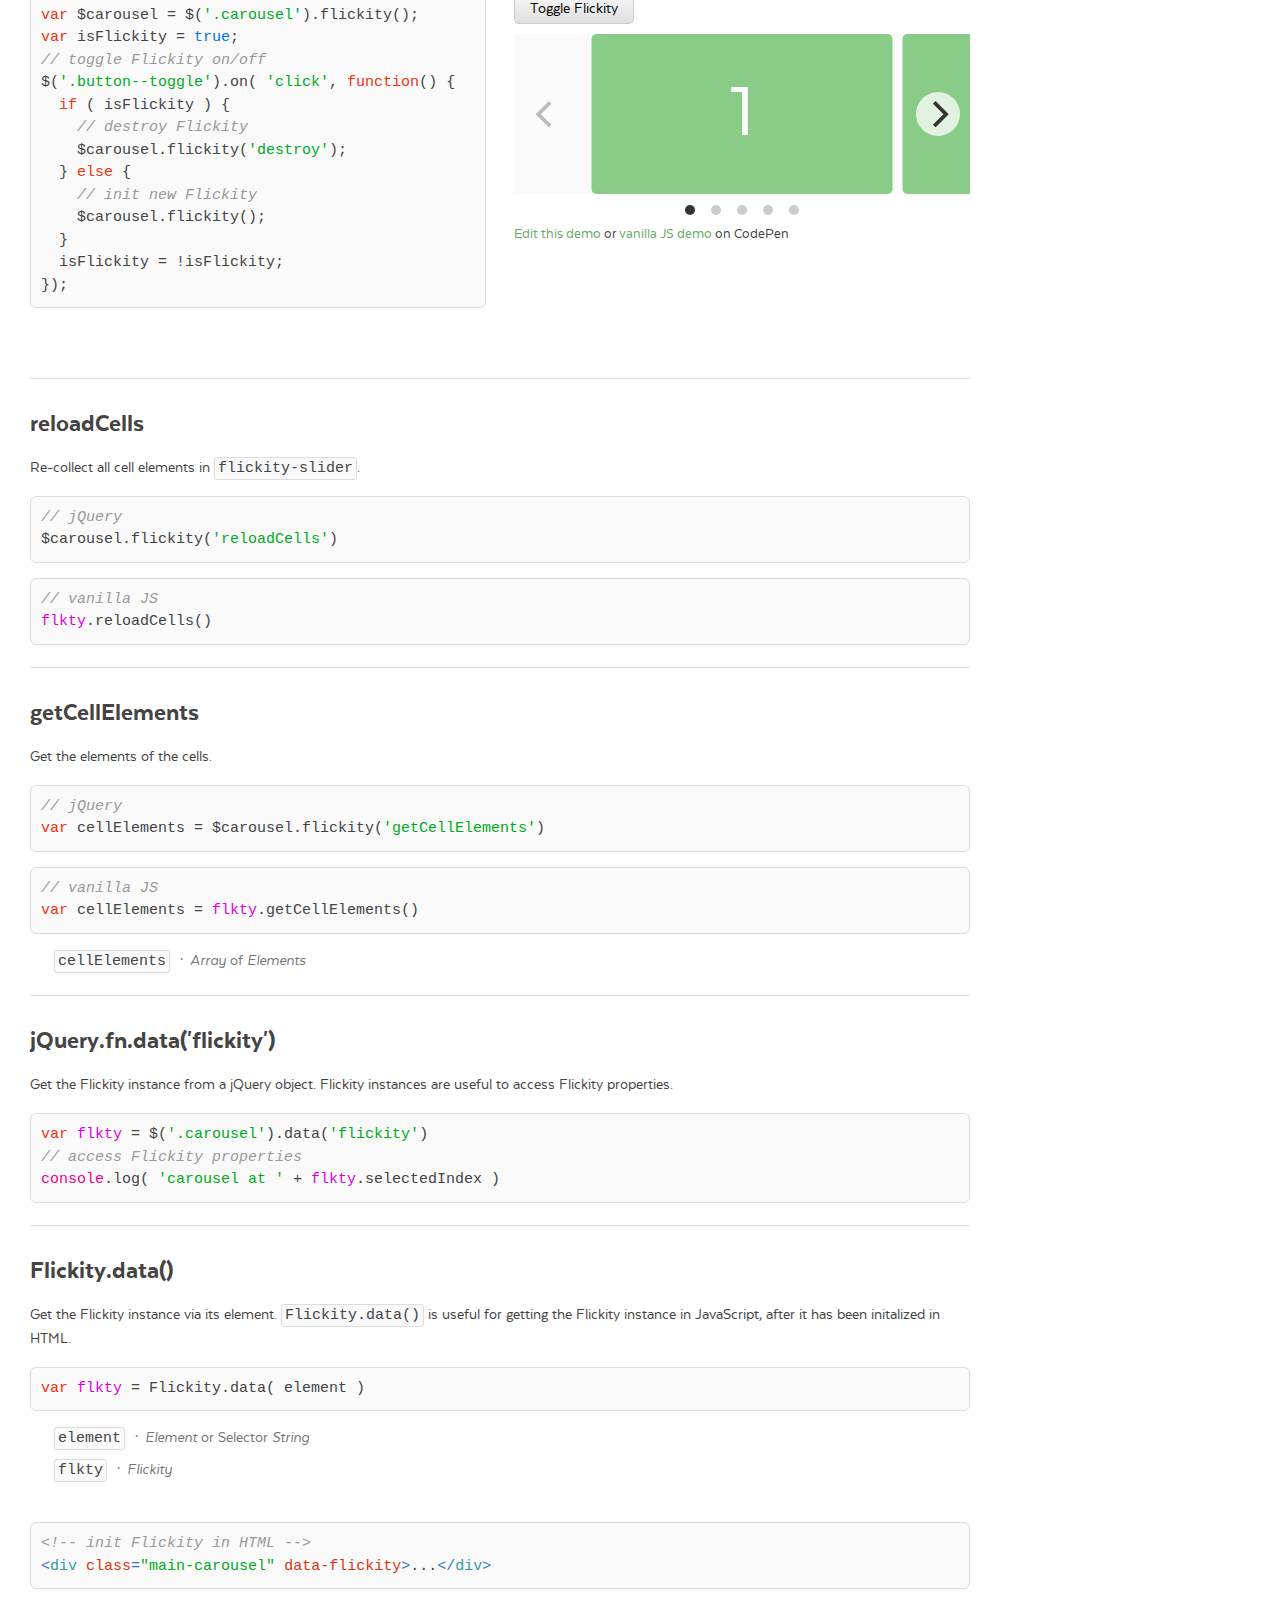
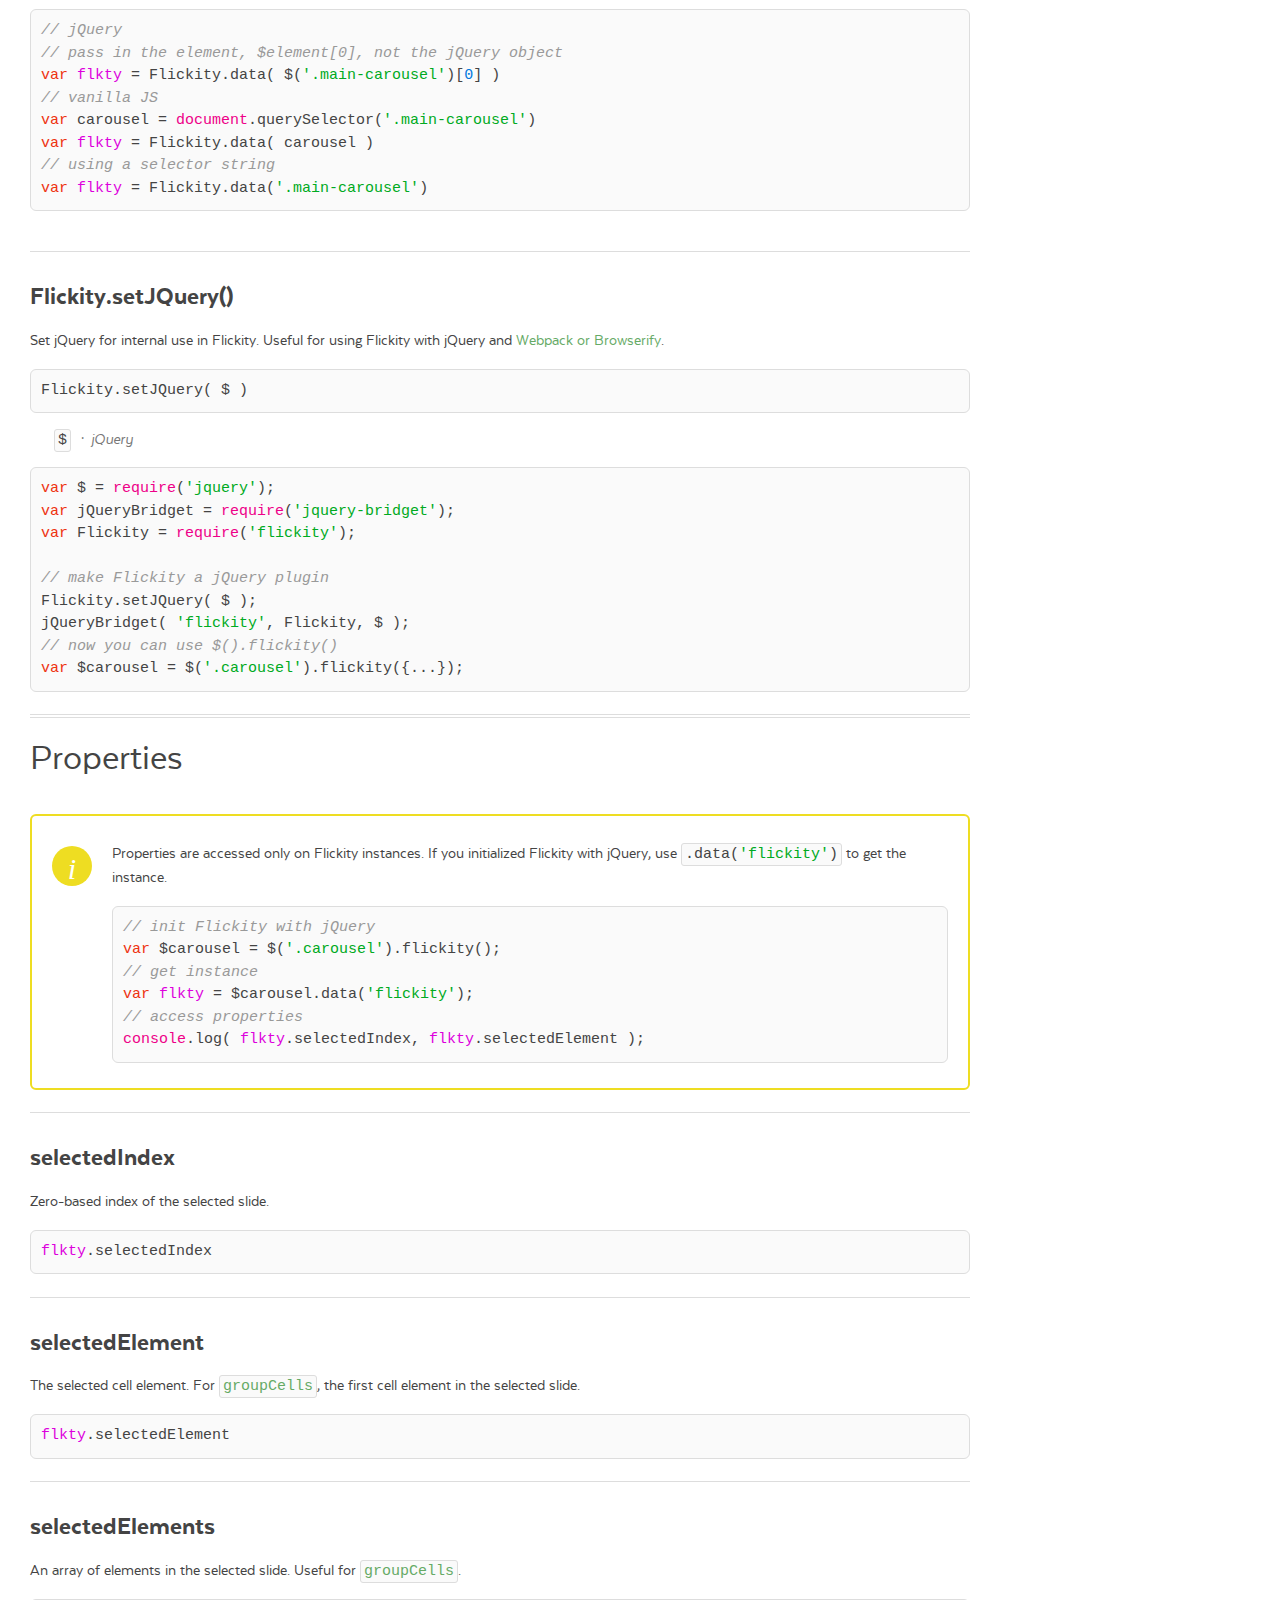
<file: flickity-docs/api.html>
<!doctype html>
<html lang="en" class="export">
<head>
  <meta charset="utf-8">
  <meta name="description" content="Touch, responsive, flickable carousels">
  <meta name="viewport" content="width=device-width">

  <title>Flickity &#xB7; API</title>

    <link rel="stylesheet" href="css/flickity-docs.css?6" media="screen">

  <meta name="twitter:card" content="summary">
  <meta name="twitter:site" content="@metafizzyco">
  <meta name="twitter:url" content="https://flickity.metafizzy.co/api.html">
  <meta name="twitter:title" content="Flickity API">
  <meta name="twitter:description" content="Touch, responsive, flickable carousels">

</head>
<body class="page--api">


<nav class="site-nav">
  <div class="container">
    <ul class="site-nav__list">
      <li class="site-nav__item site-nav__item--homepage"><a href=".">Flickity</a></li>
      <li class="site-nav__item site-nav__item--style"><a href="style.html">Style</a></li>
      <li class="site-nav__item site-nav__item--options"><a href="options.html">Options</a></li>
      <li class="site-nav__item site-nav__item--api"><a href="api.html">API</a></li>
      <li class="site-nav__item site-nav__item--events"><a href="events.html">Events</a></li>
      <li class="site-nav__item site-nav__item--extras"><a href="extras.html">Extras</a></li>
      <li class="site-nav__item site-nav__item--license"><a href="license.html">License</a></li>
    </ul>
  </div>
</nav>


<div class="main">
  <div class="container">
      <h1 class="page-title">API</h1>


    <ul class="page-nav" data-js="page-nav">
<li class="page-nav__item page-nav__item--h2"><a href="#methods">Methods</a></li>
<li class="page-nav__item page-nav__item--h2"><a href="#selecting-slides">Selecting slides</a></li>
<li class="page-nav__item page-nav__item--h3"><a href="#select">select</a></li>
<li class="page-nav__item page-nav__item--h3"><a href="#previous">previous</a></li>
<li class="page-nav__item page-nav__item--h3"><a href="#next">next</a></li>
<li class="page-nav__item page-nav__item--h3"><a href="#selectcell">selectCell</a></li>
<li class="page-nav__item page-nav__item--h2"><a href="#sizing-and-positioning">Sizing and positioning</a></li>
<li class="page-nav__item page-nav__item--h3"><a href="#resize">resize</a></li>
<li class="page-nav__item page-nav__item--h3"><a href="#reposition">reposition</a></li>
<li class="page-nav__item page-nav__item--h2"><a href="#adding-and-removing-cells">Adding and removing cells</a></li>
<li class="page-nav__item page-nav__item--h3"><a href="#prepend">prepend</a></li>
<li class="page-nav__item page-nav__item--h3"><a href="#append">append</a></li>
<li class="page-nav__item page-nav__item--h3"><a href="#insert">insert</a></li>
<li class="page-nav__item page-nav__item--h3"><a href="#remove">remove</a></li>
<li class="page-nav__item page-nav__item--h2"><a href="#player">Player</a></li>
<li class="page-nav__item page-nav__item--h3"><a href="#playplayer">playPlayer</a></li>
<li class="page-nav__item page-nav__item--h3"><a href="#stopplayer">stopPlayer</a></li>
<li class="page-nav__item page-nav__item--h3"><a href="#pauseplayer">pausePlayer</a></li>
<li class="page-nav__item page-nav__item--h3"><a href="#unpauseplayer">unpausePlayer</a></li>
<li class="page-nav__item page-nav__item--h2"><a href="#fullscreen">Fullscreen</a></li>
<li class="page-nav__item page-nav__item--h3"><a href="#viewfullscreen">viewFullscreen</a></li>
<li class="page-nav__item page-nav__item--h3"><a href="#exitfullscreen">exitFullscreen</a></li>
<li class="page-nav__item page-nav__item--h3"><a href="#togglefullscreen">toggleFullscreen</a></li>
<li class="page-nav__item page-nav__item--h2"><a href="#utilities">Utilities</a></li>
<li class="page-nav__item page-nav__item--h3"><a href="#destroy">destroy</a></li>
<li class="page-nav__item page-nav__item--h3"><a href="#reloadcells">reloadCells</a></li>
<li class="page-nav__item page-nav__item--h3"><a href="#getcellelements">getCellElements</a></li>
<li class="page-nav__item page-nav__item--h3"><a href="#jquery-fn-data-flickity">jQuery.fn.data(&apos;flickity&apos;)</a></li>
<li class="page-nav__item page-nav__item--h3"><a href="#flickity-data">Flickity.data()</a></li>
<li class="page-nav__item page-nav__item--h3"><a href="#flickity-setjquery">Flickity.setJQuery()</a></li>
<li class="page-nav__item page-nav__item--h2"><a href="#properties">Properties</a></li>
<li class="page-nav__item page-nav__item--h3"><a href="#selectedindex">selectedIndex</a></li>
<li class="page-nav__item page-nav__item--h3"><a href="#selectedelement">selectedElement</a></li>
<li class="page-nav__item page-nav__item--h3"><a href="#selectedelements">selectedElements</a></li>
<li class="page-nav__item page-nav__item--h3"><a href="#cells">cells</a></li>
<li class="page-nav__item page-nav__item--h3"><a href="#slides">slides</a></li>
</ul>


<h2 id="methods">Methods</h2>

<p>Methods are actions done by Flickity instances.</p>

<p>With jQuery, methods follow the jQuery UI pattern
  <code>$carousel.flickity( <span class="string">&apos;methodName&apos;</span> <span class="comment">/*, arguments */</span> )</code>.</p>

<pre><code class="js"><span class="keyword">var</span> $carousel = $(<span class="string">&apos;.carousel&apos;</span>).flickity()
  .flickity(<span class="string">&apos;next&apos;</span>)
  .flickity( <span class="string">&apos;select&apos;</span>, <span class="number">4</span> );
</code></pre>

<div class="call-out">
  <p>jQuery chaining is broken by methods that return values like <a href="#getcellelements"><code>getCellElements</code></a>.</p>
</div>

<p>Vanilla JavaScript methods look like
  <code>flickity.methodName( <span class="comment">/* arguments */</span> )</code>. Unlike jQuery methods, they cannot be chained together.</p>

<pre><code class="js"><span class="comment">// vanilla JS</span>
<span class="keyword">var</span> <span class="flickity_var">flkty</span> = <span class="keyword">new</span> <span class="flickity_keyword">Flickity</span>(<span class="string">&apos;.carousel&apos;</span>);
<span class="flickity_var">flkty</span>.next();
<span class="flickity_var">flkty</span>.select( <span class="number">3</span> );
</code></pre>

<h2 id="selecting-slides">Selecting slides</h2>

<h3 id="select">select</h3>

<p>Select a slide.</p>

<pre><code class="js"><span class="comment">// jQuery</span>
$carousel.flickity( <span class="string">&apos;select&apos;</span>, index, isWrapped, isInstant )
</code></pre>
<pre><code class="js"><span class="comment">// vanilla JS</span>
<span class="flickity_var">flkty</span>.select( index, isWrapped, isInstant )
</code></pre>

<p class="argument">
  <code class="argument__code">index</code>
  <span class="argument__type"><i>Integer</i></span>
  <span class="argument__description">Zero-based index of the slide to select.</span>
</p>
<p class="argument">
  <code class="argument__code">isWrapped</code>
  <span class="argument__type"><i>Boolean</i></span>
  <span class="argument__description">Optional. If <code><span class="literal">true</span></code>, the last slide will be selected if at the first slide.</span>
</p>
<p class="argument">
  <code class="argument__code">isInstant</code>
  <span class="argument__type"><i>Boolean</i></span>
  <span class="argument__description">If <code><span class="literal">true</span></code>, immediately view the selected slide without animation.</span>
</p>

<div class="example duo">
  <div class="example__code duo__cell">
<pre><code class="js">$(<span class="string">&apos;.button-group&apos;</span>).on( <span class="string">&apos;click&apos;</span>, <span class="string">&apos;.button&apos;</span>, <span class="function"><span class="keyword">function</span>(<span class="params"></span>) </span>{
  <span class="keyword">var</span> index = $(<span class="keyword">this</span>).index();
  $carousel.flickity( <span class="string">&apos;select&apos;</span>, index );
});
</code></pre>
  </div>
  <div class="example__demo duo__cell" data-js="select">
    <div class="button-row button-group">
      <button class="button">1</button>
      <button class="button">2</button>
      <button class="button">3</button>
      <button class="button">4</button>
      <button class="button">5</button>
    </div>
    <div class="carousel">
      <div class="carousel-cell"></div>
      <div class="carousel-cell"></div>
      <div class="carousel-cell"></div>
      <div class="carousel-cell"></div>
      <div class="carousel-cell"></div>
    </div>
    <p class="edit-demo">
        <a href="https://codepen.io/desandro/pen/yyvYeN">Edit this demo</a>
        or <a href="https://codepen.io/desandro/pen/ByYoKM">vanilla JS demo</a> on CodePen
    </p>
  </div>
</div>

<div class="example duo">
  <div class="example__code duo__cell">
<pre><code class="js"><span class="comment">// select cell instantly, without animation</span>
$(<span class="string">&apos;.button-group&apos;</span>).on( <span class="string">&apos;click&apos;</span>, <span class="string">&apos;.button&apos;</span>, <span class="function"><span class="keyword">function</span>(<span class="params"></span>) </span>{
  <span class="keyword">var</span> index = $(<span class="keyword">this</span>).index();
  $carousel.flickity( <span class="string">&apos;select&apos;</span>, index, <span class="literal">false</span>, <span class="literal">true</span> );
});
</code></pre>
  </div>
  <div class="example__demo duo__cell" data-js="select-instant">
    <div class="button-row button-group">
      <button class="button">1</button>
      <button class="button">2</button>
      <button class="button">3</button>
      <button class="button">4</button>
      <button class="button">5</button>
    </div>
    <div class="carousel">
      <div class="carousel-cell"></div>
      <div class="carousel-cell"></div>
      <div class="carousel-cell"></div>
      <div class="carousel-cell"></div>
      <div class="carousel-cell"></div>
    </div>
    <p class="edit-demo">
        <a href="https://codepen.io/desandro/pen/pggQeL">Edit this demo</a>
        or <a href="https://codepen.io/desandro/pen/OMMamp">vanilla JS demo</a> on CodePen
    </p>
  </div>
</div>


<h3 id="previous">previous</h3>

<p>Select the previous slide.</p>

<pre><code class="js"><span class="comment">// jQuery</span>
$carousel.flickity( <span class="string">&apos;previous&apos;</span>, isWrapped, isInstant )
</code></pre>
<pre><code class="js"><span class="comment">// vanilla JS</span>
<span class="flickity_var">flkty</span>.previous( isWrapped, isInstant )
</code></pre>

<p class="argument">
  <code class="argument__code">isWrapped</code>
  <span class="argument__type"><i>Boolean</i></span>
  <span class="argument__description">Optional. If <code><span class="literal">true</span></code>, the last slide will be selected if at the first slide.</span>
</p>
<p class="argument">
  <code class="argument__code">isInstant</code>
  <span class="argument__type"><i>Boolean</i></span>
  <span class="argument__description">If <code><span class="literal">true</span></code>, immediately view the selected slide without animation.</span>
</p>

<div class="example duo">
  <div class="example__code duo__cell">
<pre><code class="js"><span class="comment">// previous</span>
$(<span class="string">&apos;.button--previous&apos;</span>).on( <span class="string">&apos;click&apos;</span>, <span class="function"><span class="keyword">function</span>(<span class="params"></span>) </span>{
  $carousel.flickity(<span class="string">&apos;previous&apos;</span>);
});
<span class="comment">// previous wrapped</span>
$(<span class="string">&apos;.button--previous-wrapped&apos;</span>).on( <span class="string">&apos;click&apos;</span>, <span class="function"><span class="keyword">function</span>(<span class="params"></span>) </span>{
  $carousel.flickity( <span class="string">&apos;previous&apos;</span>, <span class="literal">true</span> );
});
</code></pre>
  </div>
  <div class="example__demo duo__cell" data-js="previous">
    <div class="button-row">
      <button class="button button--previous">Previous</button>
      <button class="button button--previous-wrapped">Previous wrapped</button>
    </div>
    <div class="carousel">
      <div class="carousel-cell"></div>
      <div class="carousel-cell"></div>
      <div class="carousel-cell"></div>
      <div class="carousel-cell"></div>
      <div class="carousel-cell"></div>
    </div>
    <p class="edit-demo">
        <a href="https://codepen.io/desandro/pen/emVpdz">Edit this demo</a>
        or <a href="https://codepen.io/desandro/pen/PwQPGX">vanilla JS demo</a> on CodePen
    </p>
  </div>
</div>


<h3 id="next">next</h3>

<p>Select the next slide.</p>

<pre><code class="js"><span class="comment">// jQuery</span>
$carousel.flickity( <span class="string">&apos;next&apos;</span>, isWrapped, isInstant )
</code></pre>
<pre><code class="js"><span class="comment">// vanilla JS</span>
<span class="flickity_var">flkty</span>.next( isWrapped, isInstant )
</code></pre>

<p class="argument">
  <code class="argument__code">isWrapped</code>
  <span class="argument__type"><i>Boolean</i></span>
  <span class="argument__description">Optional. If <code><span class="literal">true</span></code>, the first slide will be selected if at the last slide.</span>
</p>
<p class="argument">
  <code class="argument__code">isInstant</code>
  <span class="argument__type"><i>Boolean</i></span>
  <span class="argument__description">If <code><span class="literal">true</span></code>, immediately view the selected slide without animation.</span>
</p>

<div class="example duo">
  <div class="example__code duo__cell">
<pre><code class="js"><span class="comment">// next</span>
$(<span class="string">&apos;.button--next&apos;</span>).on( <span class="string">&apos;click&apos;</span>, <span class="function"><span class="keyword">function</span>(<span class="params"></span>) </span>{
  $carousel.flickity(<span class="string">&apos;next&apos;</span>);
});
<span class="comment">// next wrapped</span>
$(<span class="string">&apos;.button--next-wrapped&apos;</span>).on( <span class="string">&apos;click&apos;</span>, <span class="function"><span class="keyword">function</span>(<span class="params"></span>) </span>{
  $carousel.flickity( <span class="string">&apos;next&apos;</span>, <span class="literal">true</span> );
});
</code></pre>
  </div>
  <div class="example__demo duo__cell" data-js="next">
    <div class="button-row">
      <button class="button button--next">Next</button>
      <button class="button button--next-wrapped">Next wrapped</button>
    </div>
    <div class="carousel">
      <div class="carousel-cell"></div>
      <div class="carousel-cell"></div>
      <div class="carousel-cell"></div>
      <div class="carousel-cell"></div>
      <div class="carousel-cell"></div>
    </div>
    <p class="edit-demo">
        <a href="https://codepen.io/desandro/pen/JopYby">Edit this demo</a>
        or <a href="https://codepen.io/desandro/pen/gbvaLQ">vanilla JS demo</a> on CodePen
    </p>
  </div>
</div>


<h3 id="selectcell">selectCell</h3>

<p>Select a slide of a cell. Useful for <a href="options.html#groupcells">groupCells</a>.</p>

<pre><code class="js"><span class="comment">// jQuery</span>
$carousel.flickity( <span class="string">&apos;selectCell&apos;</span>, value, isWrapped, isInstant )
</code></pre>
<pre><code class="js"><span class="comment">// vanilla JS</span>
<span class="flickity_var">flkty</span>.selectCell( value, isWrapped, isInstant )
</code></pre>

<p class="argument">
  <code class="argument__code">value</code>
  <span class="argument__type"><i>Integer</i> or selector <i>String</i></span>
  <span class="argument__description">Zero-based index OR selector string of the cell to select.</span>
</p>
<p class="argument">
  <code class="argument__code">isWrapped</code>
  <span class="argument__type"><i>Boolean</i></span>
  <span class="argument__description">Optional. If <code><span class="literal">true</span></code>, the last slide will be selected if at the first slide.</span>
</p>
<p class="argument">
  <code class="argument__code">isInstant</code>
  <span class="argument__type"><i>Boolean</i></span>
  <span class="argument__description">If <code><span class="literal">true</span></code>, immediately view the selected slide without animation.</span>
</p>

<div class="example duo">
  <div class="example__code duo__cell">
<pre><code class="js">$(<span class="string">&apos;.button-group&apos;</span>).on( <span class="string">&apos;click&apos;</span>, <span class="string">&apos;.button&apos;</span>, <span class="function"><span class="keyword">function</span>(<span class="params"></span>) </span>{
  <span class="keyword">var</span> index = $(<span class="keyword">this</span>).index();
  $carousel.flickity( <span class="string">&apos;selectCell&apos;</span>, index );
});
</code></pre>
  </div>
  <div class="example__demo duo__cell" data-js="select-cell">
    <div class="button-row button-group">
      <button class="button">1</button>
      <button class="button">2</button>
      <button class="button">3</button>
      <button class="button">4</button>
      <button class="button">5</button>
      <button class="button">6</button>
      <button class="button">7</button>
      <button class="button">8</button>
    </div>
    <div class="carousel carousel--show-several">
      <div class="carousel-cell"></div>
      <div class="carousel-cell"></div>
      <div class="carousel-cell"></div>
      <div class="carousel-cell"></div>
      <div class="carousel-cell"></div>
      <div class="carousel-cell"></div>
      <div class="carousel-cell"></div>
      <div class="carousel-cell"></div>
    </div>
    <p class="edit-demo">
        <a href="https://codepen.io/desandro/pen/KrXgyZ">Edit this demo</a>
        or <a href="https://codepen.io/desandro/pen/vKZXpK">vanilla JS demo</a> on CodePen
    </p>
  </div>
</div>

<p>You can select a cell with a selector string.</p>

<div class="example duo">
  <div class="example__code duo__cell">
<pre><code class="html"><span class="tag">&lt;<span class="title">div</span> <span class="attribute">class</span>=<span class="value">&quot;carousel&quot;</span>&gt;</span>
  <span class="tag">&lt;<span class="title">div</span> <span class="attribute">class</span>=<span class="value">&quot;cell1&quot;</span>&gt;</span><span class="tag">&lt;/<span class="title">div</span>&gt;</span>
  <span class="tag">&lt;<span class="title">div</span> <span class="attribute">class</span>=<span class="value">&quot;cell2&quot;</span>&gt;</span><span class="tag">&lt;/<span class="title">div</span>&gt;</span>
  <span class="tag">&lt;<span class="title">div</span> <span class="attribute">class</span>=<span class="value">&quot;cell3&quot;</span>&gt;</span><span class="tag">&lt;/<span class="title">div</span>&gt;</span>
  ...
<span class="tag">&lt;/<span class="title">div</span>&gt;</span>
</code></pre>

<pre><code class="js">$carousel.flickity( <span class="string">&apos;selectCell&apos;</span>, <span class="string">&apos;.cell2&apos;</span> );
</code></pre>
  </div>
  <div class="example__demo duo__cell" data-js="select-cell">
    <div class="button-row button-group">
      <button class="button" data-selector=".cell1">.cell1</button>
      <button class="button" data-selector=".cell2">.cell2</button>
      <button class="button" data-selector=".cell3">.cell3</button>
      <button class="button" data-selector=".cell4">.cell4</button>
      <button class="button" data-selector=".cell5">.cell5</button>
    </div>
    <div class="carousel">
      <div class="carousel-cell cell1"></div>
      <div class="carousel-cell cell2"></div>
      <div class="carousel-cell cell3"></div>
      <div class="carousel-cell cell4"></div>
      <div class="carousel-cell cell5"></div>
    </div>
    <p class="edit-demo">
        <a href="https://codepen.io/desandro/pen/rLGrpQ">Edit this demo</a>
        or <a href="https://codepen.io/desandro/pen/mEBAXR">vanilla JS demo</a> on CodePen
    </p>
  </div>
</div>


<h2 id="sizing-and-positioning">Sizing and positioning</h2>


<h3 id="resize">resize</h3>

<p>Resize the carousel and re-position cells.</p>

<pre><code class="js"><span class="comment">// jQuery</span>
$carousel.flickity(<span class="string">&apos;resize&apos;</span>)
</code></pre>
<pre><code class="js"><span class="comment">// vanilla JS</span>
<span class="flickity_var">flkty</span>.resize()
</code></pre>

<div class="example">
  <div class="example__code">
    <div class="duo">
      <div class="duo__cell">
<pre><code class="js">$(<span class="string">&apos;.button--resize&apos;</span>).on( <span class="string">&apos;click&apos;</span>, <span class="function"><span class="keyword">function</span>(<span class="params"></span>) </span>{
  <span class="comment">// expand carousel by toggling class</span>
  $carousel.toggleClass(<span class="string">&apos;is-expanded&apos;</span>)
    .flickity(<span class="string">&apos;resize&apos;</span>);
});
</code></pre>
      </div>
      <div class="duo__cell">
<pre><code class="css"><span class="class">.carousel</span> <span class="rules">{ <span class="rule"><span class="attribute">width</span>:<span class="value"> <span class="number">50%</span></span></span>; }</span>
<span class="class">.carousel</span><span class="class">.is-expanded</span> <span class="rules">{ <span class="rule"><span class="attribute">width</span>:<span class="value"> <span class="number">100%</span></span></span>; }</span>

<span class="class">.carousel</span><span class="class">.is-expanded</span> <span class="class">.carousel-cell</span> <span class="rules">{
  <span class="rule"><span class="attribute">height</span>:<span class="value"> <span class="number">320px</span></span></span>;
}</span>
</code></pre>
      </div>
    </div>

  </div>
  <div class="example__demo" data-js="resize">
    <div class="button-row">
      <button class="button button--resize">Resize</button>
    </div>
    <div class="carousel carousel--resize">
      <div class="carousel-cell"></div>
      <div class="carousel-cell"></div>
      <div class="carousel-cell"></div>
      <div class="carousel-cell"></div>
      <div class="carousel-cell"></div>
    </div>
    <p class="edit-demo">
        <a href="https://codepen.io/desandro/pen/XJZmMp">Edit this demo</a>
        or <a href="https://codepen.io/desandro/pen/NPyGjQ">vanilla JS demo</a> on CodePen
    </p>
  </div>
</div>

<p>If Flickity is initialized when hidden, like within a tab, trigger <code>resize</code> after it is shown so cells are properly measured and positioned.</p>

<div class="duo example">
  <div class="duo__cell example__code">
<pre><code class="js">$(<span class="string">&apos;.button&apos;</span>).on( <span class="string">&apos;click&apos;</span>, <span class="function"><span class="keyword">function</span>(<span class="params"></span>) </span>{
  $carousel.show()
    <span class="comment">// resize after un-hiding Flickity</span>
    .flickity(<span class="string">&apos;resize&apos;</span>);
});
</code></pre>
  </div>
  <div class="duo__cell example__demo" data-js="resize-show">
    <div class="button-row">
      <button class="button">Show carousel</button>
    </div>
    <div class="carousel" style="display: none;">
      <div class="carousel-cell"></div>
      <div class="carousel-cell"></div>
      <div class="carousel-cell"></div>
      <div class="carousel-cell"></div>
      <div class="carousel-cell"></div>
    </div>
    <p class="edit-demo">
        <a href="https://codepen.io/desandro/pen/eNvdoo">Edit this demo</a>
        or <a href="https://codepen.io/desandro/pen/gpmLYG">vanilla JS demo</a> on CodePen
    </p>
  </div>
</div>


<h3 id="reposition">reposition</h3>

<p>Position cells at selected position. Trigger <code>reposition</code> after the size of a cell has been changed.</p>

<pre><code class="js"><span class="comment">// jQuery</span>
$carousel.flickity(<span class="string">&apos;reposition&apos;</span>)
</code></pre>
<pre><code class="js"><span class="comment">// vanilla JS</span>
<span class="flickity_var">flkty</span>.reposition()
</code></pre>

<div class="example">
  <div class="example__code">
<pre><code class="js">$carousel.on( <span class="string">&apos;staticClick&apos;</span>, <span class="function"><span class="keyword">function</span>(<span class="params"> event, pointer, cellElement, cellIndex </span>) </span>{
  <span class="keyword">if</span> ( !cellElement ) {
    <span class="keyword">return</span>;
  }
  $( cellElement ).toggleClass(<span class="string">&apos;is-expanded&apos;</span>);
  $carousel.flickity(<span class="string">&apos;reposition&apos;</span>);
});
</code></pre>
  </div>
  <div class="example__demo" data-js="reposition">
    <p class="example__demo__instruction">Click cells to toggle size</p>
    <div class="carousel carousel--reposition">
      <div class="carousel-cell"></div>
      <div class="carousel-cell"></div>
      <div class="carousel-cell"></div>
      <div class="carousel-cell"></div>
      <div class="carousel-cell"></div>
    </div>
    <p class="edit-demo">
        <a href="https://codepen.io/desandro/pen/zxRvdw">Edit this demo</a>
        or <a href="https://codepen.io/desandro/pen/vEdgOR">vanilla JS demo</a> on CodePen
    </p>
  </div>
</div>



<h2 id="adding-and-removing-cells">Adding and removing cells</h2>

<h3 id="prepend">prepend</h3>

<p>Prepend elements and create cells to the beginning of the carousel.</p>

<pre><code class="js"><span class="comment">// jQuery</span>
$carousel.flickity( <span class="string">&apos;prepend&apos;</span>, elements )
</code></pre>
<pre><code class="js"><span class="comment">// vanilla JS</span>
<span class="flickity_var">flkty</span>.prepend( elements )
</code></pre>

<p class="argument">
  <code class="argument__code">elements</code>
  <span class="argument__type"><i>jQuery</i> object, <i>Array</i> of <i>Elements</i>, <i>Element</i>, or <i>NodeList</i></span>
</p>

<div class="duo example">
  <div class="duo__cell example__code">
<pre><code class="js">$(<span class="string">&apos;.button&apos;</span>).on( <span class="string">&apos;click&apos;</span>, <span class="function"><span class="keyword">function</span>(<span class="params"></span>) </span>{
  <span class="keyword">var</span> $cellElems = $(<span class="string">&apos;&lt;div class=&quot;carousel-cell&quot;&gt;...&lt;/div&gt;&apos;</span>);
  $carousel.flickity( <span class="string">&apos;prepend&apos;</span>, $cellElems );
});
</code></pre>
  </div>
  <div class="duo__cell example__demo" data-js="prepend">
    <div class="button-row">
      <button class="button">Prepend cells</button>
    </div>
    <div class="carousel carousel--not-counting carousel--show-several">
      <div class="carousel-cell">
        <span class="carousel-cell__number">1</span>
      </div>
      <div class="carousel-cell">
        <span class="carousel-cell__number">2</span>
      </div>
      <div class="carousel-cell">
        <span class="carousel-cell__number">3</span>
      </div>
    </div>
    <p class="edit-demo">
        <a href="https://codepen.io/desandro/pen/XJZpMN">Edit this demo</a>
        or <a href="https://codepen.io/desandro/pen/VYQPWx">vanilla JS demo</a> on CodePen
    </p>
  </div>
</div>


<h3 id="append">append</h3>

<p>Append elements and create cells to the end of the carousel.</p>

<pre><code class="js"><span class="comment">// jQuery</span>
$carousel.flickity( <span class="string">&apos;append&apos;</span>, elements )
</code></pre>
<pre><code class="js"><span class="comment">// vanilla JS</span>
<span class="flickity_var">flkty</span>.append( elements )
</code></pre>

<p class="argument">
  <code class="argument__code">elements</code>
  <span class="argument__type"><i>jQuery</i> object, <i>Array</i> of <i>Elements</i>, <i>Element</i>, or <i>NodeList</i></span>
</p>

<div class="duo example">
  <div class="duo__cell example__code">
<pre><code class="js">$(<span class="string">&apos;.button&apos;</span>).on( <span class="string">&apos;click&apos;</span>, <span class="function"><span class="keyword">function</span>(<span class="params"></span>) </span>{
  <span class="keyword">var</span> $cellElems = $(<span class="string">&apos;&lt;div class=&quot;carousel-cell&quot;&gt;...&lt;/div&gt;&apos;</span>);
  $carousel.flickity( <span class="string">&apos;append&apos;</span>, $cellElems );
});
</code></pre>
  </div>
  <div class="duo__cell example__demo" data-js="append">
    <div class="button-row">
      <button class="button">Append cells</button>
    </div>
    <div class="carousel carousel--not-counting carousel--show-several">
      <div class="carousel-cell">
        <span class="carousel-cell__number">1</span>
      </div>
      <div class="carousel-cell">
        <span class="carousel-cell__number">2</span>
      </div>
      <div class="carousel-cell">
        <span class="carousel-cell__number">3</span>
      </div>
    </div>
    <p class="edit-demo">
        <a href="https://codepen.io/desandro/pen/qExRVp">Edit this demo</a>
        or <a href="https://codepen.io/desandro/pen/OPQWOG">vanilla JS demo</a> on CodePen
    </p>
  </div>
</div>


<h3 id="insert">insert</h3>

<p>Insert elements into the carousel and create cells.</p>

<pre><code class="js"><span class="comment">// jQuery</span>
$carousel.flickity( <span class="string">&apos;insert&apos;</span>, elements, index )
</code></pre>
<pre><code class="js"><span class="comment">// vanilla JS</span>
<span class="flickity_var">flkty</span>.insert( elements, index )
</code></pre>

<p class="argument">
  <code class="argument__code">elements</code>
  <span class="argument__type"><i>jQuery</i> object, <i>Array</i> of <i>Elements</i>, <i>Element</i>, or <i>NodeList</i></span>
</p>

<p class="argument">
  <code class="argument__code">index</code>
  <span class="argument__type"><i>Integer</i></span>
  <span class="argument__description">Zero-based index to insert elements.</span>
</p>

<div class="duo example">
  <div class="duo__cell example__code">
<pre><code class="js">$(<span class="string">&apos;.button&apos;</span>).on( <span class="string">&apos;click&apos;</span>, <span class="function"><span class="keyword">function</span>(<span class="params"></span>) </span>{
  <span class="keyword">var</span> $cellElems = $(<span class="string">&apos;&lt;div class=&quot;carousel-cell&quot;&gt;...&lt;/div&gt;&apos;</span>);
  $carousel.flickity( <span class="string">&apos;insert&apos;</span>, $cellElems, <span class="number">1</span> );
});
</code></pre>
  </div>
  <div class="duo__cell example__demo" data-js="insert">
    <div class="button-row">
      <button class="button">Insert cells after 2nd</button>
    </div>
    <div class="carousel carousel--not-counting carousel--show-several">
      <div class="carousel-cell">
        <span class="carousel-cell__number">1</span>
      </div>
      <div class="carousel-cell">
        <span class="carousel-cell__number">2</span>
      </div>
      <div class="carousel-cell">
        <span class="carousel-cell__number">3</span>
      </div>
    </div>
    <p class="edit-demo">
        <a href="https://codepen.io/desandro/pen/YPeNYj">Edit this demo</a>
        or <a href="https://codepen.io/desandro/pen/EaQZQv">vanilla JS demo</a> on CodePen
    </p>
  </div>
</div>


<h3 id="remove">remove</h3>

<p>Remove cells from carousel and remove elements from DOM.</p>

<pre><code class="js"><span class="comment">// jQuery</span>
$carousel.flickity( <span class="string">&apos;remove&apos;</span>, elements )
</code></pre>
<pre><code class="js"><span class="comment">// vanilla JS</span>
<span class="flickity_var">flkty</span>.remove( elements )
</code></pre>

<p class="argument">
  <code class="argument__code">elements</code>
  <span class="argument__type"><i>jQuery</i> object, <i>Array</i> of <i>Elements</i>, <i>Element</i>, or <i>NodeList</i></span>
</p>

<div class="example">
  <div class="example__code">
<pre><code class="js">$(<span class="string">&apos;.carousel&apos;</span>).on( <span class="string">&apos;staticClick&apos;</span>, <span class="function"><span class="keyword">function</span>(<span class="params"> event, pointer, cellElement, cellIndex </span>) </span>{
  <span class="keyword">if</span> ( cellElement ) {
    $carousel.flickity( <span class="string">&apos;remove&apos;</span>, cellElement );
  }
});
</code></pre>
  </div>
  <div class="example__demo" data-js="remove">
    <p class="example__demo__instruction">Click cells to remove</p>
    <div class="carousel carousel--not-counting carousel--show-several">
      <div class="carousel-cell">
        <span class="carousel-cell__number">1</span>
      </div>
      <div class="carousel-cell">
        <span class="carousel-cell__number">2</span>
      </div>
      <div class="carousel-cell">
        <span class="carousel-cell__number">3</span>
      </div>
      <div class="carousel-cell">
        <span class="carousel-cell__number">4</span>
      </div>
      <div class="carousel-cell">
        <span class="carousel-cell__number">5</span>
      </div>
      <div class="carousel-cell">
        <span class="carousel-cell__number">6</span>
      </div>
      <div class="carousel-cell">
        <span class="carousel-cell__number">7</span>
      </div>
      <div class="carousel-cell">
        <span class="carousel-cell__number">8</span>
      </div>
    </div>
    <p class="edit-demo">
        <a href="https://codepen.io/desandro/pen/WbMRgv">Edit this demo</a>
        or <a href="https://codepen.io/desandro/pen/gbvgdy">vanilla JS demo</a> on CodePen
    </p>
  </div>
</div>


<h2 id="player">Player</h2>

<p>Control <a href="options.html#autoplay"><code>autoPlay</code></a> behavior.</p>

<div class="example" data-js="player">
  <div class="example__demo">
    <div class="button-row">
      <div class="button-group button-group--inline">
        <button class="button button--play">Play</button>
        <button class="button button--stop">Stop</button>
      </div>
      <div class="button-group button-group--inline">
        <button class="button button--pause">Pause</button>
        <button class="button button--unpause">Unpause</button>
      </div>
    </div>

    <p class="player-status" style="font-weight: bold; font-size: 1.1rem;">Playing</p>

    <div class="carousel">
      <div class="carousel-cell"></div>
      <div class="carousel-cell"></div>
      <div class="carousel-cell"></div>
      <div class="carousel-cell"></div>
      <div class="carousel-cell"></div>
    </div>

    <p class="edit-demo">
        <a href="https://codepen.io/desandro/pen/xOXErG">Edit this demo</a>
        or <a href="https://codepen.io/desandro/pen/bZowzr">vanilla JS demo</a> on CodePen
    </p>

  </div>
</div>


<h3 id="playplayer">playPlayer</h3>

<p>Starts auto-play.</p>

<p>Setting <a href="options.html#autoplay"><code>autoPlay</code></a> will automatically start auto-play on initialization. You do not need to start auto-play with <code>playPlayer</code>.</p>

<pre><code class="js"><span class="comment">// jQuery</span>
$carousel.flickity(<span class="string">&apos;playPlayer&apos;</span>)
</code></pre>
<pre><code class="js"><span class="comment">// vanilla JS</span>
<span class="flickity_var">flkty</span>.playPlayer()
</code></pre>


<h3 id="stopplayer">stopPlayer</h3>

<p>Stops auto-play and cancels pause.</p>

<pre><code class="js"><span class="comment">// jQuery</span>
$carousel.flickity(<span class="string">&apos;stopPlayer&apos;</span>)
</code></pre>
<pre><code class="js"><span class="comment">// vanilla JS</span>
<span class="flickity_var">flkty</span>.stopPlayer()
</code></pre>


<h3 id="pauseplayer">pausePlayer</h3>

<p>Pauses auto-play.</p>

<pre><code class="js"><span class="comment">// jQuery</span>
$carousel.flickity(<span class="string">&apos;pausePlayer&apos;</span>)
</code></pre>
<pre><code class="js"><span class="comment">// vanilla JS</span>
<span class="flickity_var">flkty</span>.pausePlayer()
</code></pre>


<h3 id="unpauseplayer">unpausePlayer</h3>

<p>Resumes auto-play if paused.</p>

<pre><code class="js"><span class="comment">// jQuery</span>
$carousel.flickity(<span class="string">&apos;unpausePlayer&apos;</span>)
</code></pre>
<pre><code class="js"><span class="comment">// vanilla JS</span>
<span class="flickity_var">flkty</span>.unpausePlayer()
</code></pre>


<h2 id="fullscreen">Fullscreen</h2>

<div class="call-out">
  <p>Fullscreen functionality requires the <a href="https://github.com/metafizzy/flickity-fullscreen">flickity-fullscreen package</a>. It is not included in <code>flickity.pkgd.js</code> and <a href="https://github.com/metafizzy/flickity-fullscreen#install">must be installed separately</a>.</p>
</div>


<h3 id="viewfullscreen">viewFullscreen</h3>

<p>Expand carousel to fullscreen.</p>

<pre><code class="js"><span class="comment">// jQuery</span>
$carousel.flickity(<span class="string">&apos;viewFullscreen&apos;</span>)
</code></pre>
<pre><code class="js"><span class="comment">// vanilla JS</span>
<span class="flickity_var">flkty</span>.viewFullscreen();
</code></pre>

<div class="example duo">
  <div class="example__code duo__cell">
<pre><code class="js">$(<span class="string">&apos;.button&apos;</span>).on( <span class="string">&apos;click&apos;</span>, <span class="function"><span class="keyword">function</span>(<span class="params"></span>) </span>{
  $carousel.flickity(<span class="string">&apos;viewFullscreen&apos;</span>);
});
</code></pre>
  </div>
  <div class="example__demo duo__cell" data-js="view-fullscreen-demo">
    <div class="button-row">
      <button class="button">View fullscreen</button>
    </div>
    <div class="carousel">
      <div class="carousel-cell"></div>
      <div class="carousel-cell"></div>
      <div class="carousel-cell"></div>
      <div class="carousel-cell"></div>
      <div class="carousel-cell"></div>
    </div>
    <p class="edit-demo">
        <a href="https://codepen.io/desandro/pen/WzGgYL">Edit this demo</a>
        or <a href="https://codepen.io/desandro/pen/zWKJmv">vanilla JS demo</a> on CodePen
    </p>
  </div>
</div>



<h3 id="exitfullscreen">exitFullscreen</h3>

<p>Collapse carousel from fullscreen back to normal size &amp; position.</p>

<pre><code class="js"><span class="comment">// jQuery</span>
$carousel.flickity(<span class="string">&apos;exitFullscreen&apos;</span>)
</code></pre>
<pre><code class="js"><span class="comment">// vanilla JS</span>
<span class="flickity_var">flkty</span>.exitFullscreen();
</code></pre>


<h3 id="togglefullscreen">toggleFullscreen</h3>

<p>Expand or collapse carousel fullscreen view.</p>

<pre><code class="js"><span class="comment">// jQuery</span>
$carousel.flickity(<span class="string">&apos;toggleFullscreen&apos;</span>)
</code></pre>
<pre><code class="js"><span class="comment">// vanilla JS</span>
<span class="flickity_var">flkty</span>.toggleFullscreen();
</code></pre>


<h2 id="utilities">Utilities</h2>


<h3 id="destroy">destroy</h3>

<p>Remove Flickity functionality completely. <code>destroy</code> will return the element back to its pre-initialized state.</p>

<pre><code class="js"><span class="comment">// jQuery</span>
$carousel.flickity(<span class="string">&apos;destroy&apos;</span>)
</code></pre>
<pre><code class="js"><span class="comment">// vanilla JS</span>
<span class="flickity_var">flkty</span>.destroy()
</code></pre>

<div class="example duo">
  <div class="example__code duo__cell">
<pre><code class="js"><span class="keyword">var</span> $carousel = $(<span class="string">&apos;.carousel&apos;</span>).flickity();
<span class="keyword">var</span> isFlickity = <span class="literal">true</span>;
<span class="comment">// toggle Flickity on/off</span>
$(<span class="string">&apos;.button--toggle&apos;</span>).on( <span class="string">&apos;click&apos;</span>, <span class="function"><span class="keyword">function</span>(<span class="params"></span>) </span>{
  <span class="keyword">if</span> ( isFlickity ) {
    <span class="comment">// destroy Flickity</span>
    $carousel.flickity(<span class="string">&apos;destroy&apos;</span>);
  } <span class="keyword">else</span> {
    <span class="comment">// init new Flickity</span>
    $carousel.flickity();
  }
  isFlickity = !isFlickity;
});
</code></pre>
  </div>
  <div class="example__demo duo__cell" data-js="destroy">
    <div class="button-row">
      <button class="button">Toggle Flickity</button>
    </div>
    <div class="carousel">
      <div class="carousel-cell"></div>
      <div class="carousel-cell"></div>
      <div class="carousel-cell"></div>
      <div class="carousel-cell"></div>
      <div class="carousel-cell"></div>
    </div>
    <p class="edit-demo">
        <a href="https://codepen.io/desandro/pen/dPdNQq">Edit this demo</a>
        or <a href="https://codepen.io/desandro/pen/emVgoR">vanilla JS demo</a> on CodePen
    </p>
  </div>
</div>



<h3 id="reloadcells">reloadCells</h3>

<p>Re-collect all cell elements in <code>flickity-slider</code>.</p>

<pre><code class="js"><span class="comment">// jQuery</span>
$carousel.flickity(<span class="string">&apos;reloadCells&apos;</span>)
</code></pre>
<pre><code class="js"><span class="comment">// vanilla JS</span>
<span class="flickity_var">flkty</span>.reloadCells()
</code></pre>


<h3 id="getcellelements">getCellElements</h3>

<p>Get the elements of the cells.</p>

<pre><code class="js"><span class="comment">// jQuery</span>
<span class="keyword">var</span> cellElements = $carousel.flickity(<span class="string">&apos;getCellElements&apos;</span>)
</code></pre>
<pre><code class="js"><span class="comment">// vanilla JS</span>
<span class="keyword">var</span> cellElements = <span class="flickity_var">flkty</span>.getCellElements()
</code></pre>

<p class="argument">
  <code class="argument__code">cellElements</code>
  <span class="argument__type"><i>Array</i> of <i>Elements</i></span>
</p>


<h3 id="jquery-fn-data-flickity">jQuery.fn.data(&apos;flickity&apos;)</h3>

<p>Get the Flickity instance from a jQuery object. Flickity instances are useful to access Flickity properties.</p>

<pre><code class="js"><span class="keyword">var</span> <span class="flickity_var">flkty</span> = $(<span class="string">&apos;.carousel&apos;</span>).data(<span class="string">&apos;flickity&apos;</span>)
<span class="comment">// access Flickity properties</span>
<span class="built_in">console</span>.log( <span class="string">&apos;carousel at &apos;</span> + <span class="flickity_var">flkty</span>.selectedIndex )
</code></pre>


<h3 id="flickity-data">Flickity.data()</h3>

<p>Get the Flickity instance via its element. <code>Flickity.data()</code> is useful for getting the Flickity instance in JavaScript, after it has been initalized in HTML.</p>

<pre><code class="js"><span class="keyword">var</span> <span class="flickity_var">flkty</span> = <span class="flickity_keyword">Flickity</span>.data( element )
</code></pre>

<p class="argument">
  <code class="argument__code">element</code>
  <span class="argument__type"><i>Element</i> or Selector <i>String</i></span>
</p>
<p class="argument">
  <code class="argument__code">flkty</code>
  <span class="argument__type"><i>Flickity</i></span>
</p>

<div class="example">
  <div class="example__code">
<pre><code class="html"><span class="comment">&lt;!-- init Flickity in HTML --&gt;</span>
<span class="tag">&lt;<span class="title">div</span> <span class="attribute">class</span>=<span class="value">&quot;main-carousel&quot;</span> <span class="attribute">data-flickity</span>&gt;</span>...<span class="tag">&lt;/<span class="title">div</span>&gt;</span>
</code></pre>

<pre><code class="js"><span class="comment">// jQuery</span>
<span class="comment">// pass in the element, $element[0], not the jQuery object</span>
<span class="keyword">var</span> <span class="flickity_var">flkty</span> = <span class="flickity_keyword">Flickity</span>.data( $(<span class="string">&apos;.main-carousel&apos;</span>)[<span class="number">0</span>] )
<span class="comment">// vanilla JS</span>
<span class="keyword">var</span> carousel = <span class="built_in">document</span>.querySelector(<span class="string">&apos;.main-carousel&apos;</span>)
<span class="keyword">var</span> <span class="flickity_var">flkty</span> = <span class="flickity_keyword">Flickity</span>.data( carousel )
<span class="comment">// using a selector string</span>
<span class="keyword">var</span> <span class="flickity_var">flkty</span> = <span class="flickity_keyword">Flickity</span>.data(<span class="string">&apos;.main-carousel&apos;</span>)
</code></pre>
  </div>
</div>


<h3 id="flickity-setjquery">Flickity.setJQuery()</h3>

<p>Set jQuery for internal use in Flickity. Useful for using Flickity with jQuery and <a href="extras.html#module-loaders">Webpack or Browserify</a>.</p>

<pre><code class="js"><span class="flickity_keyword">Flickity</span>.setJQuery( $ )
</code></pre>

<p class="argument">
  <code class="argument__code">$</code>
  <span class="argument__type"><i>jQuery</i></span>
</p>

<pre><code class="js"><span class="keyword">var</span> $ = <span class="built_in">require</span>(<span class="string">&apos;jquery&apos;</span>);
<span class="keyword">var</span> jQueryBridget = <span class="built_in">require</span>(<span class="string">&apos;jquery-bridget&apos;</span>);
<span class="keyword">var</span> <span class="flickity_keyword">Flickity</span> = <span class="built_in">require</span>(<span class="string">&apos;flickity&apos;</span>);

<span class="comment">// make Flickity a jQuery plugin</span>
<span class="flickity_keyword">Flickity</span>.setJQuery( $ );
jQueryBridget( <span class="string">&apos;flickity&apos;</span>, <span class="flickity_keyword">Flickity</span>, $ );
<span class="comment">// now you can use $().flickity()</span>
<span class="keyword">var</span> $carousel = $(<span class="string">&apos;.carousel&apos;</span>).flickity({...});
</code></pre>


<h2 id="properties">Properties</h2>

<div class="call-out">
  <p>Properties are accessed only on Flickity instances. If you initialized Flickity with jQuery, use <code>.data(<span class="string">&apos;flickity&apos;</span>)</code> to get the instance.</p>

<pre><code class="js"><span class="comment">// init Flickity with jQuery</span>
<span class="keyword">var</span> $carousel = $(<span class="string">&apos;.carousel&apos;</span>).flickity();
<span class="comment">// get instance</span>
<span class="keyword">var</span> <span class="flickity_var">flkty</span> = $carousel.data(<span class="string">&apos;flickity&apos;</span>);
<span class="comment">// access properties</span>
<span class="built_in">console</span>.log( <span class="flickity_var">flkty</span>.selectedIndex, <span class="flickity_var">flkty</span>.selectedElement );
</code></pre>
</div>

<h3 id="selectedindex">selectedIndex</h3>

<p>Zero-based index of the selected slide.</p>

<pre><code class="js"><span class="flickity_var">flkty</span>.selectedIndex
</code></pre>


<h3 id="selectedelement">selectedElement</h3>

<p>The selected cell element. For <a href="options.html#groupcells"><code>groupCells</code></a>, the first cell element in the selected slide.</p>

<pre><code class="js"><span class="flickity_var">flkty</span>.selectedElement
</code></pre>


<h3 id="selectedelements">selectedElements</h3>

<p>An array of elements in the selected slide. Useful for <a href="options.html#groupcells"><code>groupCells</code></a>.</p>

<pre><code class="js"><span class="flickity_var">flkty</span>.selectedElements
<span class="comment">// -&gt; array of elements</span>
</code></pre>


<h3 id="cells">cells</h3>

<p>The array of cells. Use <code>cells.length</code> for the total number of cells.</p>

<pre><code class="js"><span class="flickity_var">flkty</span>.cells
<span class="comment">// -&gt; array of cells</span>
<span class="flickity_var">flkty</span>.cells.length
<span class="comment">// -&gt; total number of cells</span>
</code></pre>


<h3 id="slides">slides</h3>

<p>The array of slides. Useful for <a href="options.html#groupcells"><code>groupCells</code></a>. A slide contains multiple cells. If <code>groupCells</code> is disabled, then each slide is a cell, so they are one in the same.</p>

<pre><code class="js"><span class="flickity_var">flkty</span>.slides
<span class="comment">// -&gt; array of slides</span>
<span class="flickity_var">flkty</span>.slides.length
<span class="comment">// -&gt; total number of slides</span>
</code></pre>

  </div>
</div>

<nav class="site-nav">
  <div class="container">
    <ul class="site-nav__list">
      <li class="site-nav__item site-nav__item--homepage"><a href=".">Flickity</a></li>
      <li class="site-nav__item site-nav__item--style"><a href="style.html">Style</a></li>
      <li class="site-nav__item site-nav__item--options"><a href="options.html">Options</a></li>
      <li class="site-nav__item site-nav__item--api"><a href="api.html">API</a></li>
      <li class="site-nav__item site-nav__item--events"><a href="events.html">Events</a></li>
      <li class="site-nav__item site-nav__item--extras"><a href="extras.html">Extras</a></li>
      <li class="site-nav__item site-nav__item--license"><a href="license.html">License</a></li>
    </ul>
  </div>
</nav>

<footer class="site-footer">

  <div class="container">

    <p class="site-footer__copy">Metafizzy makes delightful web plugins &amp; logos</p>

    <div class="showcase">
    
      <ul class="showcase-item-list">
          <li class="showcase-item">
            <a class="showcase-item__link" href="https://isotope.metafizzy.co">
              <div class="showcase-item__image">
                  <svg class="isotope-illo" xmlns="http://www.w3.org/2000/svg" viewbox="0 0 350 350" width="100" height="100">
                    <path class="isotope-illo__color1" fill="#6C6" d="M80 170H30c-6 0-10-5-10-10v-50c0-6 5-10 10-10h50c6 0 10 5 10 10v50C90 166 86 170 80 170z"/>
                    <path class="isotope-illo__color1" fill="#6C6" d="M80 90H30c-6 0-10-5-10-10V30c0-6 5-10 10-10h50c6 0 10 5 10 10v50C90 86 86 90 80 90z"/>
                    <path class="isotope-illo__color1" fill="#6C6" d="M160 90h-50c-6 0-10-5-10-10V30c0-6 5-10 10-10h50c6 0 10 5 10 10v50C170 86 166 90 160 90z"/>
                    <path class="isotope-illo__color1" fill="#6C6" d="M240 90h-50c-6 0-10-5-10-10V30c0-6 5-10 10-10h50c6 0 10 5 10 10v50C250 86 246 90 240 90z"/>
                    <path class="isotope-illo__color1" fill="#6C6" d="M320 90h-50c-6 0-10-5-10-10V30c0-6 5-10 10-10h50c6 0 10 5 10 10v50C330 86 326 90 320 90z"/>
                    <path class="isotope-illo__color1" fill="#6C6" d="M155 165h-40c-6 0-10-5-10-10v-40c0-6 5-10 10-10h40c6 0 10 5 10 10v40 C165 161 161 165 155 165z"/>
                    <path class="isotope-illo__color1" fill="#6C6" d="M230 160h-30c-6 0-10-5-10-10v-30c0-6 5-10 10-10h30c6 0 10 5 10 10v30 C240 156 236 160 230 160z"/>
                    <path class="isotope-illo__color1" fill="#6C6" d="M305 155h-20c-6 0-10-5-10-10v-20c0-6 5-10 10-10h20c6 0 10 5 10 10v20 C315 151 311 155 305 155z"/>
                    <path class="isotope-illo__color1" fill="#6C6" d="M65 235H45c-6 0-10-5-10-10v-20c0-6 5-10 10-10h20c6 0 10 5 10 10v20C75 231 71 235 65 235z"/>
                    <path class="isotope-illo__color1" fill="#6C6" d="M140 230h-10c-6 0-10-5-10-10v-10c0-6 5-10 10-10h10c6 0 10 5 10 10v10 C150 226 146 230 140 230z"/>
                    <path class="isotope-illo__color2" fill="#19F" d="M305 235h-20c-6 0-10-5-10-10v-20c0-6 5-10 10-10h20c6 0 10 5 10 10v20 C315 231 311 235 305 235z"/>
                    <path class="isotope-illo__color2" fill="#19F" d="M65 315H45c-6 0-10-5-10-10v-20c0-6 5-10 10-10h20c6 0 10 5 10 10v20C75 311 71 315 65 315z"/>
                    <path class="isotope-illo__color2" fill="#19F" d="M150 320h-30c-6 0-10-5-10-10v-30c0-6 5-10 10-10h30c6 0 10 5 10 10v30 C160 316 156 320 150 320z"/>
                    <path class="isotope-illo__color2" fill="#19F" d="M220 230h-10c-6 0-10-5-10-10v-10c0-6 5-10 10-10h10c6 0 10 5 10 10v10 C230 226 226 230 220 230z"/>
                    <path class="isotope-illo__color2" fill="#19F" d="M235 325h-40c-6 0-10-5-10-10v-40c0-6 5-10 10-10h40c6 0 10 5 10 10v40 C245 321 241 325 235 325z"/>
                    <path class="isotope-illo__color2" fill="#19F" d="M320 330h-50c-6 0-10-5-10-10v-50c0-6 5-10 10-10h50c6 0 10 5 10 10v50 C330 326 326 330 320 330z"/>
                  </svg>
              </div>
              <div class="showcase-item__text">
                <h3 class="showcase-item__title">Isotope</h3>
                <p class="showcase-item__description">Filter &amp; sort magical layouts</p>
              </div>
            </a>
          </li>
    
          <li class="showcase-item">
            <a class="showcase-item__link" href="https://infinite-scroll.com">
              <div class="showcase-item__image">
                  <svg class="infinite-scroll-illo" xmlns="http://www.w3.org/2000/svg" viewbox="0 0 520 520" width="200" height="200">
                    <path class="infinite-scroll-illo__page infinite-scroll-illo__page--back" d="M90,110H10V90c0-22,18-40,40-40h40V110z"/>
                    <path class="infinite-scroll-illo__page infinite-scroll-illo__page--front1" d="M270,90L270,90c0-22-18-40-40-40h0H50h0c22,0,40,18,40,40v0v0v160h180V90z"/>
                    <path class="infinite-scroll-illo__page infinite-scroll-illo__page--front2" d="M170,330v-20H90v20v0c0,22,18,40,40,40h0h40V330z"/>
                    <path class="infinite-scroll-illo__page infinite-scroll-illo__page--back" d="M350,150H210c-22,0-40,18-40,40v140v0c0,22-18,40-40,40h0h220V150z"/>
                    <path class="infinite-scroll-illo__page infinite-scroll-illo__page--front3" d="M430,470V270H250v160c0,22,18,40,40,40H430z"/>
                    <path class="infinite-scroll-illo__page infinite-scroll-illo__page--front2" d="M250,190v20h180v-20c0-22-18-40-40-40H210h0C232,150,250,168,250,190L250,190z"/>
                    <path class="infinite-scroll-illo__page infinite-scroll-illo__page--back" d="M330,410v20v0c0,22-18,40-40,40h0h180c22,0,40-18,40-40v-20H330z"/>
                  </svg>
              </div>
              <div class="showcase-item__text">
                <h3 class="showcase-item__title">Infinite Scroll</h3>
                <p class="showcase-item__description">Automatically add next page</p>
              </div>
            </a>
          </li>
    
    
          <li class="showcase-item">
            <a class="showcase-item__link" href="https://packery.metafizzy.co">
              <div class="showcase-item__image">
                  <svg class="packery-illo" xmlns="http://www.w3.org/2000/svg" viewbox="0 0 700 700" width="100" height="100">
                    <path class="packery-illo__item" fill="#C09" d="M172 180H48c-4 0-8-4-8-8V48c0-4 4-8 8-8h124c4 0 8 4 8 8v124C180 176 176 180 172 180z"/>
                    <path class="packery-illo__item" fill="#C09" d="M172 340H48c-4 0-8-4-8-8V208c0-4 4-8 8-8h124c4 0 8 4 8 8v124C180 336 176 340 172 340z"/>
                    <path class="packery-illo__item" fill="#C09" d="M492 660H368c-4 0-8-4-8-8V528c0-4 4-8 8-8h124c4 0 8 4 8 8v124C500 656 496 660 492 660z"/>
                    <path class="packery-illo__item" fill="#C09" d="M652 660H528c-4 0-8-4-8-8V528c0-4 4-8 8-8h124c4 0 8 4 8 8v124C660 656 656 660 652 660z"/>
                    <path class="packery-illo__item" fill="#C09" d="M652 500H368c-4 0-8-4-8-8V368c0-4 4-8 8-8h284c4 0 8 4 8 8v124C660 496 656 500 652 500z"/>
                    <path class="packery-illo__item" fill="#C09" d="M332 660H48c-4 0-8-4-8-8V368c0-4 4-8 8-8h284c4 0 8 4 8 8v284C340 656 336 660 332 660z"/>
                    <path class="packery-illo__item" fill="#C09" d="M652 340H528c-4 0-8-4-8-8V48c0-4 4-8 8-8h124c4 0 8 4 8 8v284C660 336 656 340 652 340z"/>
                    <path class="packery-illo__draggie" fill="#EA0" d="M572 440H288c-4 0-8-4-8-8V148c0-4 4-8 8-8h284c4 0 8 4 8 8v284C580 436 576 440 572 440z"/>
                    <g>
                      <path class="packery-illo__hand" fill="white" d="M530 250c-11 0-20 9-20 20v-10c0-11-9-20-20-20s-20 9-20 20c0-11-9-20-20-20s-20 9-20 20c0-11-9-20-20-20
                        s-20 9-20 20v20c-17 0-30 13-30 30c0 11 6 20 14 25l19 35c10 18 30 30 51 30h28
                        c43 0 78-35 78-78V270C550 259 541 250 530 250z"/>
                      <line class="packery-illo__hand-line" stroke="#EA0" fill="none" stroke-width="16" stroke-linecap="round" x1="430" y1="300" x2="430" y2="340"/>
                      <line class="packery-illo__hand-line" stroke="#EA0" fill="none" stroke-width="16" stroke-linecap="round" x1="470" y1="300" x2="470" y2="340"/>
                      <line class="packery-illo__hand-line" stroke="#EA0" fill="none" stroke-width="16" stroke-linecap="round" x1="510" y1="300" x2="510" y2="340"/>
                    </g>
                  </svg>
              </div>
              <div class="showcase-item__text">
                <h3 class="showcase-item__title">Packery</h3>
                <p class="showcase-item__description">Gapless, draggable grid layouts</p>
              </div>
            </a>
          </li>
    
          <li class="showcase-item">
            <a class="showcase-item__link" href="http://logo.pizza">
              <div class="showcase-item__image">
                  <svg class="logo-pizza-illo" xmlns="http://www.w3.org/2000/svg" viewbox="0 0 700 700" width="100" height="100">
                    <path class="logo-pizza-illo__outline" fill="#C25" d="M513 91c-9-0-17 5-21 12l-80 160c-3 5-6 10-11 15l-47 47
                      c-5 5-12-1-9-7l32-64c5-11-2-23-14-23h-0c-121 0-268 70-327 180
                      C-9 497 35 609 196 609c138 0 279-85 327-180v0c5-11-2-23-14-23h-77c-13 0-19-15-10-24
                      l81-81c5-5 11-8 18-8l0 0c13 0 19 15 10 24L494 354c-6 6-6 14 0 20c3 3 6 4 10 4
                      c4 0 7-1 10-4l80-80h53c9 0 17-5 21-13C707 190 656 97 513 91z M334 281l-59 117
                      c-2 5-7 8-13 8H97c-4 0-6-4-3-7c49-64 143-114 236-124C333 275 335 278 334 281z
                       M70 441c2-4 6-7 10-7h168c4 0 7 4 5 8l-59 118c-2 4-6 6-11 6
                      C106 565 38 521 70 441z M466 441c-49 64-143 114-236 124c-3 0-6-3-4-6l59-117
                      c2-5 7-8 13-8h166C466 434 468 438 466 441z M446 318l-81 81c-5 5-11 8-18 8l0 0
                      c-13 0-19-15-10-24l81-81c5-5 11-8 18-8l0 0C449 294 455 309 446 318z M447 258L506 139
                      c2-4 6-7 11-6c101 7 140 60 114 126c-2 4-6 7-10 7H452C448 266 445 262 447 258z"/>
                    <path class="logo-pizza-illo__slice" fill="#ED0" d="M334 281l-59 117c-2 5-7 8-13 8H97c-4 0-6-4-3-7
                      c49-64 143-114 236-124C333 275 335 278 334 281z"/>
                    <path class="logo-pizza-illo__slice" fill="#ED0" d="M70 441c2-4 6-7 10-7h168c4 0 7 4 5 8l-59 118c-2 4-6 6-11 6
                      C106 565 38 521 70 441z"/>
                    <path class="logo-pizza-illo__slice" fill="#ED0" d="M466 441c-49 64-143 114-236 124c-3 0-6-3-4-6l59-117
                      c2-5 7-8 13-8h166C466 434 468 438 466 441z"/>
                    <path class="logo-pizza-illo__slice" fill="#ED0" d="M447 258L506 139c2-4 6-7 11-6c101 7 140 60 114 126c-2 4-6 7-10 7H452
                      C448 266 445 262 447 258z"/>
                  </svg>
              </div>
              <div class="showcase-item__text">
                <h3 class="showcase-item__title">Logo Pizza</h3>
                <p class="showcase-item__description">Hot &amp; ready logos for sale</p>
              </div>
            </a>
          </li>
    
          <li class="showcase-item">
            <a class="showcase-item__link" href="http://fizzy.school">
              <div class="showcase-item__image">
                  <svg class="witchie-logo" xmlns="http://www.w3.org/2000/svg" viewbox="0 0 1000 1000" width="200" height="200">
                    <circle class="witchie-logo__moon" fill="white" cx="500" cy="500" r="500"/>
                    <path class="witchie-logo__broom" fill="#EA0" d="M582 675a35 35 0 0 0 8-20 3 3 0 0 1 3-2h71a3 3 0 0 1 3 3 59 59 0 0 0 0 20 3 3 0 0 1-3 3h-79A3 3 0 0 1 582 675Zm219 4a13 13 0 0 0 13-14c-1-7-7-12-14-12h-44a3 3 0 0 0-3 3v21a3 3 0 0 0 3 3ZM299 660a203 203 0 0 1-27-36 8 8 0 0 0-4-3L178 582a13 13 0 0 0-18 12v77a8 8 0 0 0 8 8h22a5 5 0 0 1 2 10L164 703a8 8 0 0 0-4 7v28a13 13 0 0 0 18 12l146-63a3 3 0 0 0 1-5A197 197 0 0 1 299 660Z"/>
                    <path class="witchie-logo__dress" fill="#333" d="M326 705h4a13 13 0 0 1 13 13v8a13 13 0 0 0 4 9l13 13a13 13 0 0 1 0 19l-56 56c-10 10-26-0-22-13L314 714A13 13 0 0 1 326 705Zm397-79c-27 0-47 26-37 54 3 7 11 16 17 19a42 42 0 0 0 19 5 38 38 0 0 0 7-1 8 8 0 0 0 6-8v-62a8 8 0 0 0-6-8 38 38 0 0 0-7-1M840 397c-3-15-33-23-77-23a521 521 0 0 0-59 4 5 5 0 0 1-5-2L567 177a8 8 0 0 0-7-4 8 8 0 0 0-8 8l1 227a5 5 0 0 1-4 5c-74 24-123 55-119 76 2 8 11 14 26 18a3 3 0 0 1 1 4l-11 11c-20 20-56 30-92 30-31 0-63-8-84-23a5 5 0 0 0-3-1 5 5 0 0 0-5 5c0 78 68 173 183 173h75a10 10 0 0 0 7-3l38-38a16 16 0 0 0 0-23l-34-34a10 10 0 0 1 0-14l15-15a3 3 0 0 1 5 2v15a5 5 0 0 0 5 5H674a4 4 0 0 0 3-7l-90-90a3 3 0 0 1 1-4c34-19 59-49 67-84a3 3 0 0 1 2-2c6-1 12-1 17-1 22 0 37 5 39 14 1 6 3 11 2 17-5 17 1 31 8 31a6 6 0 0 0 2-0C797 448 845 419 840 397Z"/>
                  </svg>
              </div>
              <div class="showcase-item__text">
                <h3 class="showcase-item__title">Fizzy School</h3>
                <p class="showcase-item__description">Lessons in JavaScript for jQuery newbies</p>
              </div>
            </a>
          </li>
    
      </ul> 
    
    </div>

    <p class="site-footer__copy">
      <a href="https://twitter.com/metafizzyco">
        <svg class="twitter-logo" xmlns="http://www.w3.org/2000/svg" viewbox="0 0 512 512" width="30" height="30">
          <path d="M512 97c-19 8-39 14-60 16 22-13 38-34 46-58-20 12-43 21-67 25-19-19-46-32-77-32-58 0-117 52-102 129-87-4-165-46-216-110-24 40-19 107 32 140-17 0-33-5-48-13v1c0 51 36 93 84 103-15 4-34 5-47 2 13 42 52 72 98 73-47 36-96 49-155 44 46 30 102 47 161 47 197 0 306-168 299-312 20-15 38-34 52-55z"/>
        </svg>
        Follow @metafizzyco on Twitter for Flickity updates
      </a>
    </p>

    <div class="mfzy-brand">
      <a class="mfzy-brand__link" href="https://metafizzy.co">
        <svg class="mfzy-logo" xmlns="http://www.w3.org/2000/svg" xmlns:xlink="http://www.w3.org/1999/xlink" viewbox="0 0 144 144" width="36" height="36">
          <title>Metafizzy logo</title>
          <defs>
            <path id="mfzy-logo__body" d="M 120 24 a 12 12 0 0 0-24 0 a 72 72 0 0 1 -1 11
              a 40 40 0 0 0 -13 -8.5 A 12 12 0 1 0 61.1 25.1 c -8 2 -14 6 -19.6 11.6 
              A 12 12 0 1 0 35.3 55.5 L 45.8 72.1 l -16 9.6 A 12 12 0 0 0 42.2 102.3
              L 58 92.8 a 20 20 0 0 1 -0.2 11.9 l -5.2 15.5 a 12 12 0 0 0 22.8 7.6
              l 1.1 -3.3 l 23.7 -14.2 a 12 12 0 0 0 5.2 -6.5 l 4 -12 A 50 50 0 0 0 111.9 76
              a 52 52 0 0 0 -1.6 -12.8 C 115 57 120 44 120 24Z"/>
            <path id="mfzy-logo__eye" d="M 0 6.5 a 6.5 6.5 0 0 1 13 0 c 0 3.5 -3 0.5 -6.5 0.5 s -6.5 3 -6.5 -0.5 Z"/>
            <clippath id="mfzy-logo__body-clip">
              <use xlink:href="#mfzy-logo__body"/>
            </clippath>
          </defs>
          <use class="mfzy-logo__body-outline" xlink:href="#mfzy-logo__body" fill="#333" stroke="#333" stroke-width="16"/>
          <use class="mfzy-logo__body-fill" xlink:href="#mfzy-logo__body"/>
          <g class="mfzy-logo__stripes" clip-path="url(#mfzy-logo__body-clip)">
            <rect fill="#E62" x="16" width="120" height="138"/>
            <path fill="#C25" d="M96 24L16 72V0h80v24z"/>
            <path fill="#EA0" d="M116 70L16 130v-26l95-57 5 23z"/>
            <path fill="#19F" d="M136 138H16v-8l120-72v80z"/>
          </g>
          <path class="mfzy-logo__cut-ins" stroke="#333" fill="none" stroke-linecap="round" stroke-linejoin="round" stroke-width="8" d="M 72 20.4 c 23 0 44 29 44 56
            M 54 103.4 a 16 16 0 0 0 0 -10
            M 96 98 c -2 2 -8 6 -8.5,6 l -8.4 25.1"/>
          <g transform="translate(53 57) rotate(-31)">
            <ellipse class="mfzy-logo__snout" cx="25" cy="21" rx="14" ry="9" fill="#FFF"/>
            <use class="mfzy-logo__feature" xlink:href="#mfzy-logo__eye" fill="#333"/>
            <use class="mfzy-logo__feature" xlink:href="#mfzy-logo__eye" fill="#333" transform="translate(29 0)"/>
            <path class="mfzy-logo__feature" d="M 28.6 14 a 3 3 0 0 1 1.3 5.6 l -2.6 1.2 a 3 3 0 0 1 -2.6 0
              l -2.6 -1.2 a 3 3 0 0 1 1.3 -5.6 Z" fill="#333"/>
          </g>
        </svg>
        <svg class="mfzy-wordmark" xmlns="http://www.w3.org/2000/svg" viewbox="0 0 280 80" fill="none" stroke="#333" width="140" height="40">
          <g transform="skewX(-18)">
            <path stroke-width="8" d="M38 20h6c4 0 7 2 9 6l9 18l12-24h2v22
            a20 22 0 0 0 20 22M48 22v28a12 15 0 0 1-24 0M98 44a6 6 0 0 0 0-12h-2
            a8 10 0 0 0 0 20h14a8 10 0 0 0 8-10M118 12v30a8 10 0 0 0 16 0M150 36
            q-4-4-8-4a8 10 0 1 0 8 10m0-14v14a8 10 0 0 0 8 10M184 20a9 9 0 0 0-18 0
            v34a8 10 0 0 1-8 10M158 32h24v24M190 32h18l-12 20h18M216 32h18l-12 20h18
            a8 10 0 0 0 8-10m0-14v14a8 10 0 0 0 16 0m0-14v38a6 6 0 0 1-12 0
            c0-12 32-8 32-32c0-10-6-16-15-16M108 24h24a6 6 0 0 0 6-6M102 38h-4"/>
            <g stroke-width="6">
              <circle cx="38" cy="22" r="3"/>
              <circle cx="182" cy="20" r="3"/>
              <circle cx="269" cy="20" r="3"/>
            </g>
          </g>
        </svg>
      </a>
    </div>

  </div>

</footer>

  <script src="js/flickity-docs.min.js?2"></script>


</body>
</html>
</file>
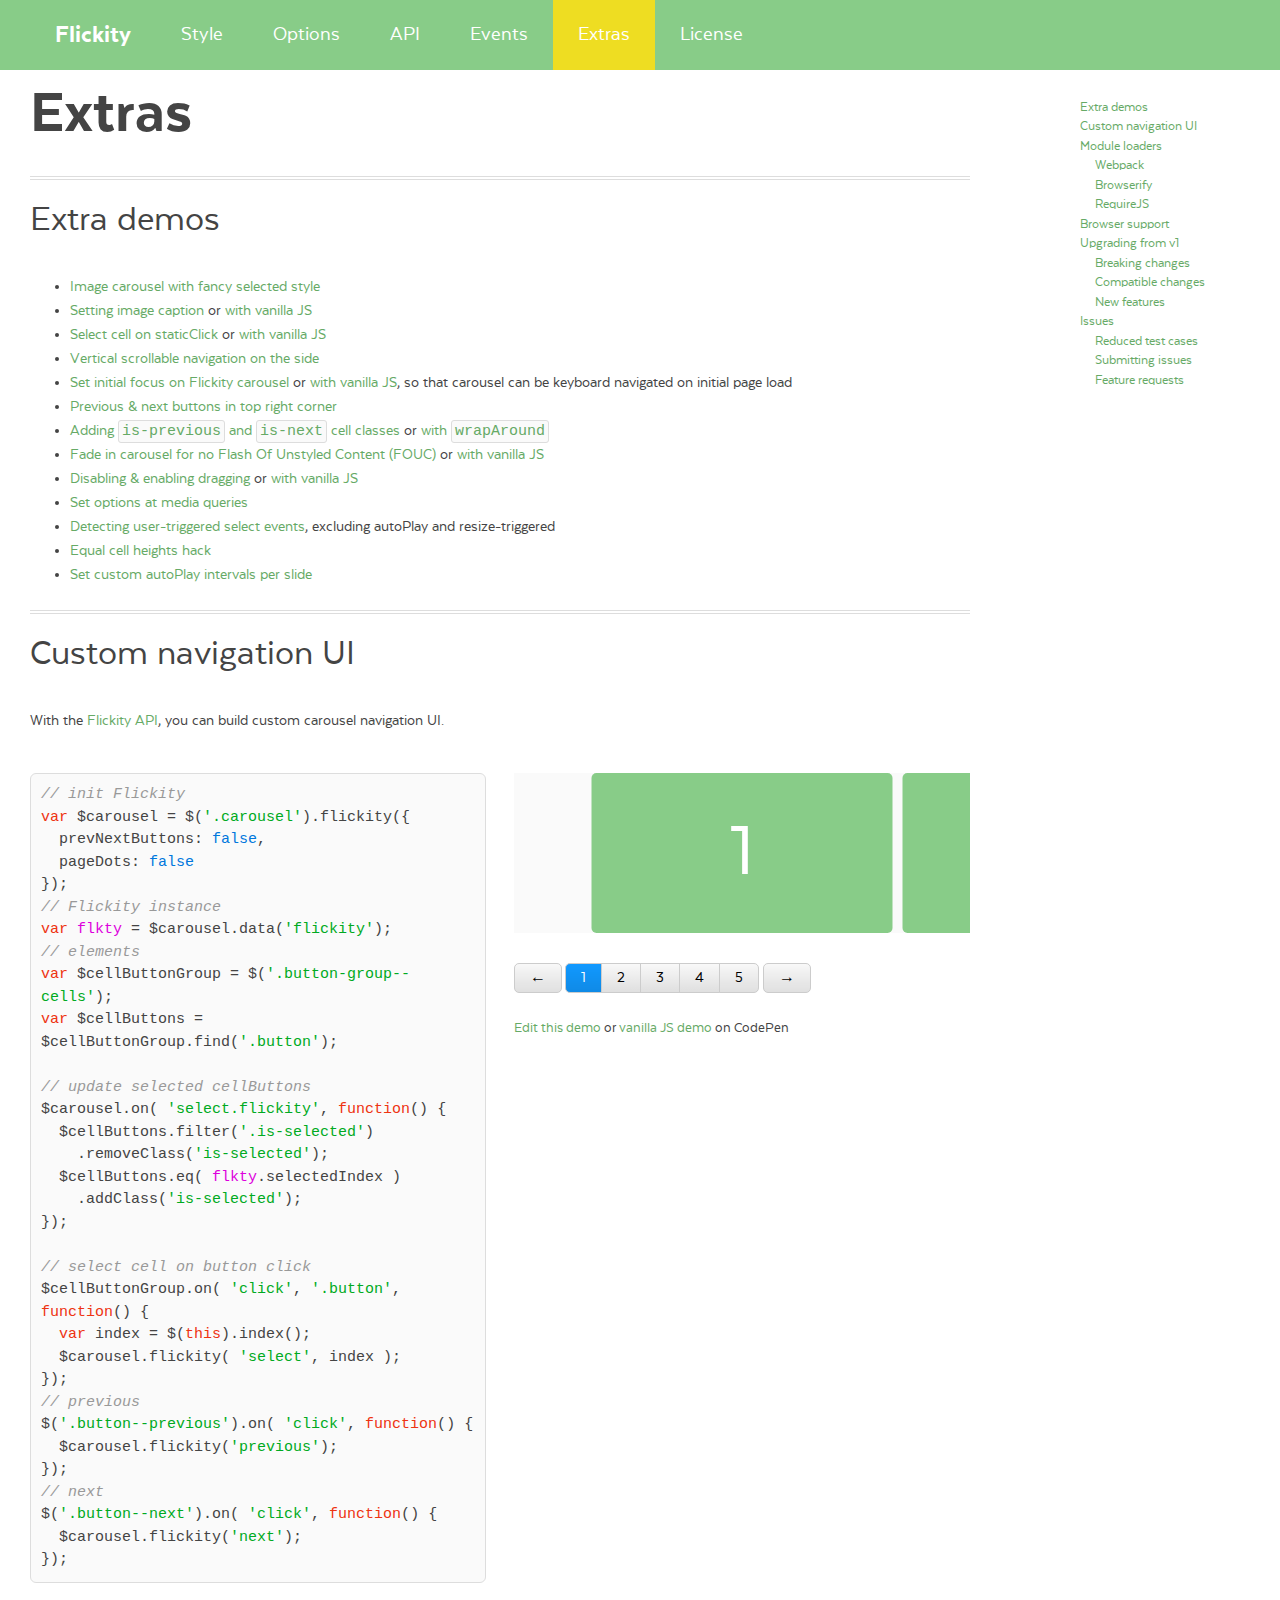
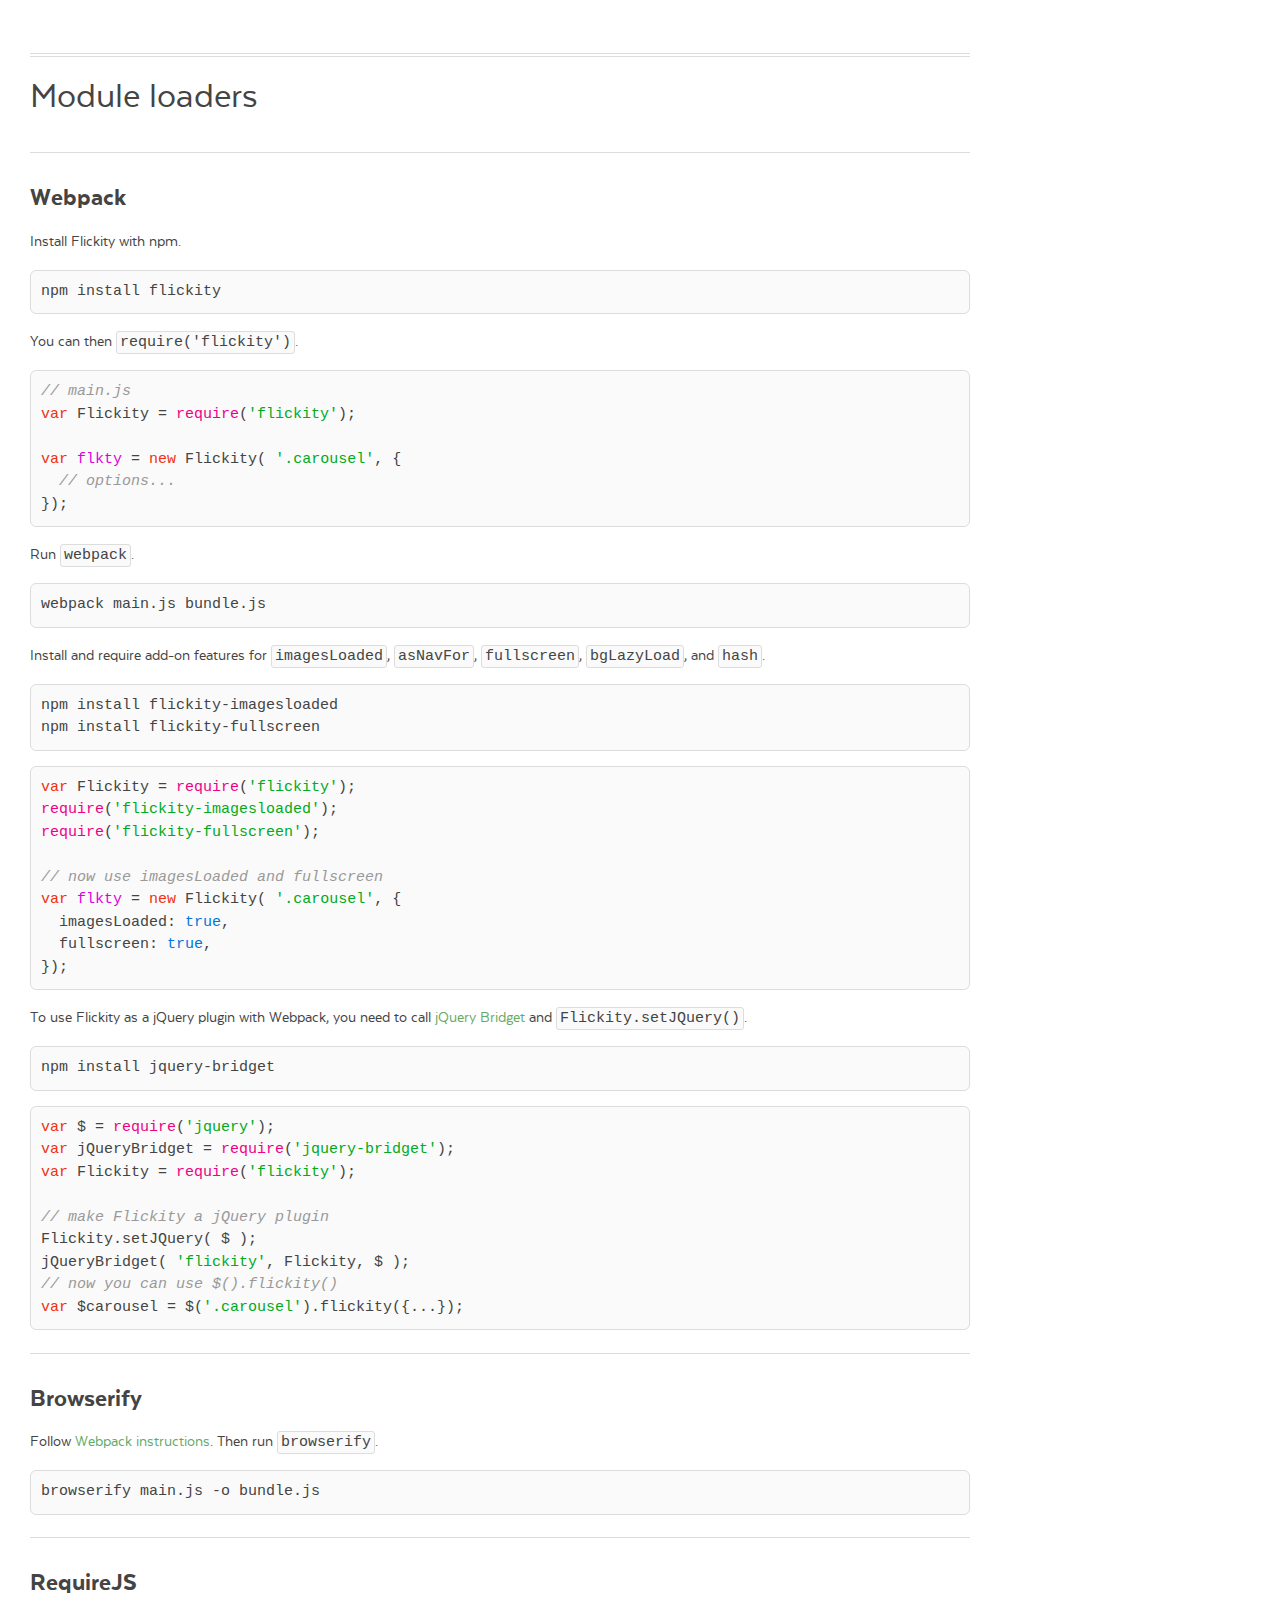
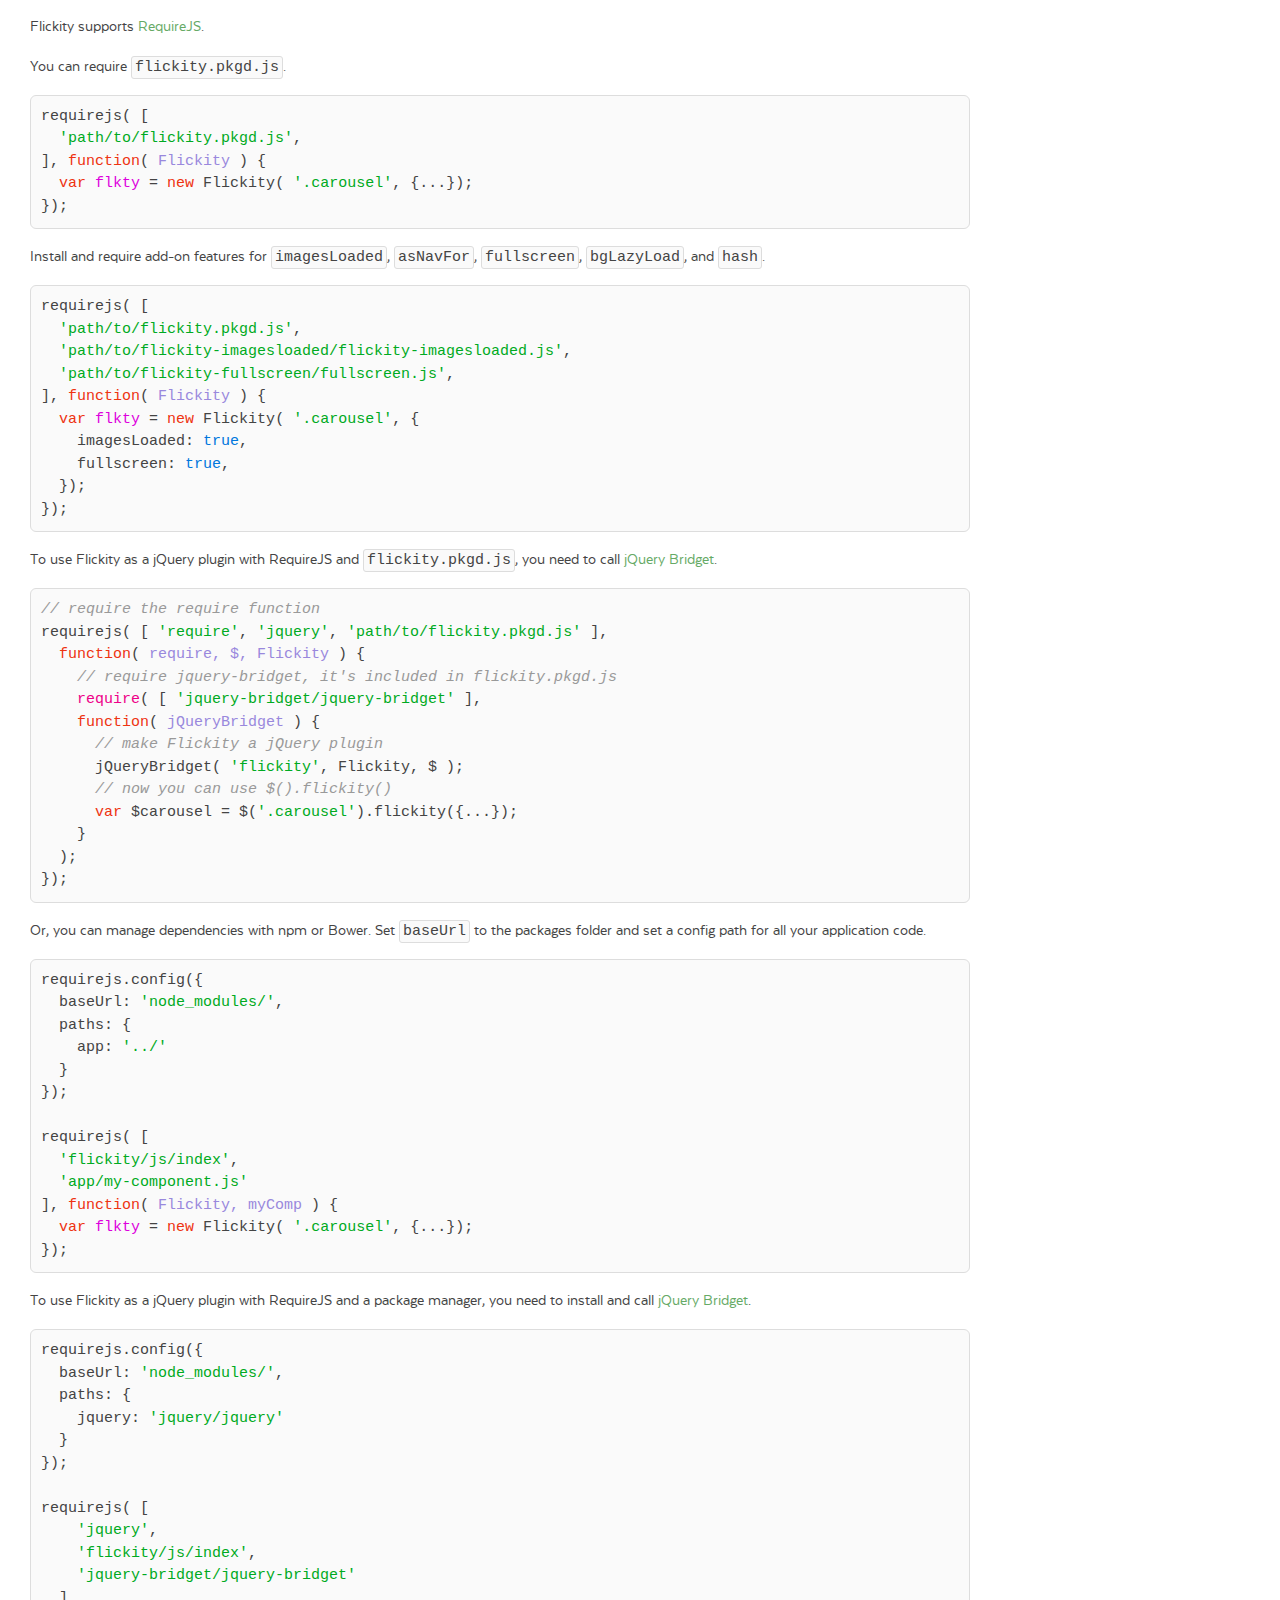
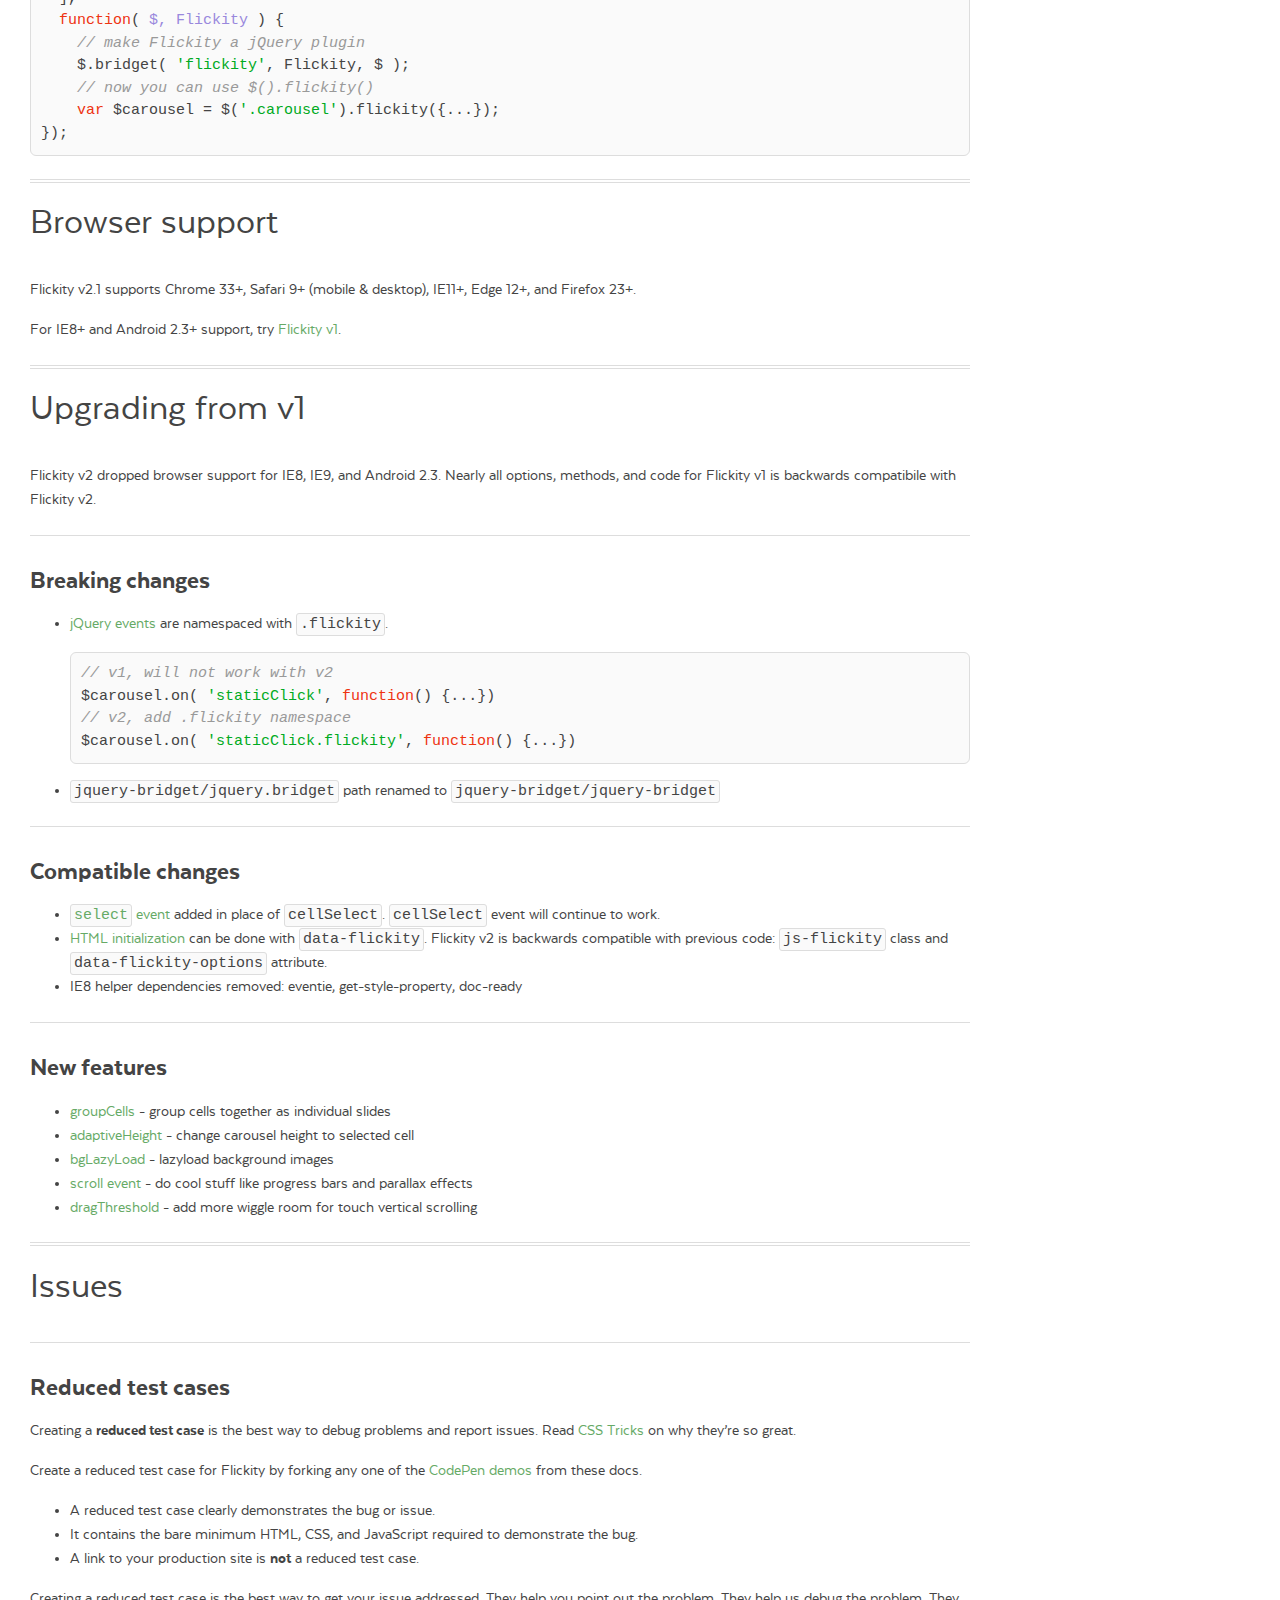
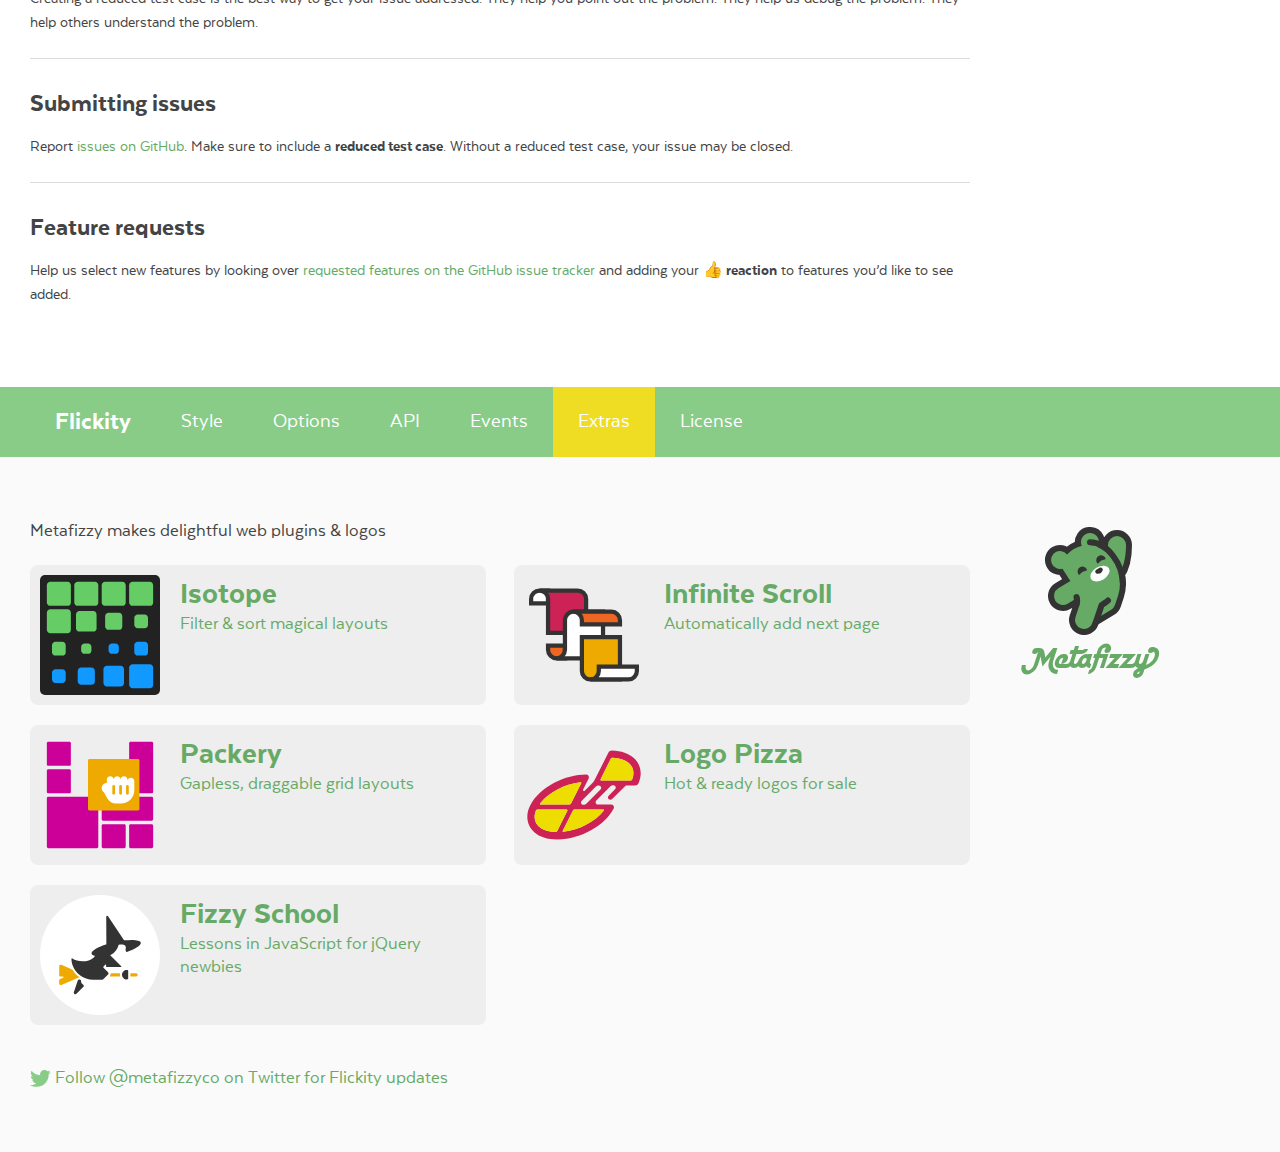
<file: flickity-docs/extras.html>
<!doctype html>
<html lang="en" class="export">
<head>
  <meta charset="utf-8">
  <meta name="description" content="Touch, responsive, flickable carousels">
  <meta name="viewport" content="width=device-width">

  <title>Flickity &#xB7; Extras</title>

    <link rel="stylesheet" href="css/flickity-docs.css?6" media="screen">

  <meta name="twitter:card" content="summary">
  <meta name="twitter:site" content="@metafizzyco">
  <meta name="twitter:url" content="https://flickity.metafizzy.co/extras.html">
  <meta name="twitter:title" content="Flickity Extras">
  <meta name="twitter:description" content="Touch, responsive, flickable carousels">

</head>
<body class="page--extras">


<nav class="site-nav">
  <div class="container">
    <ul class="site-nav__list">
      <li class="site-nav__item site-nav__item--homepage"><a href=".">Flickity</a></li>
      <li class="site-nav__item site-nav__item--style"><a href="style.html">Style</a></li>
      <li class="site-nav__item site-nav__item--options"><a href="options.html">Options</a></li>
      <li class="site-nav__item site-nav__item--api"><a href="api.html">API</a></li>
      <li class="site-nav__item site-nav__item--events"><a href="events.html">Events</a></li>
      <li class="site-nav__item site-nav__item--extras"><a href="extras.html">Extras</a></li>
      <li class="site-nav__item site-nav__item--license"><a href="license.html">License</a></li>
    </ul>
  </div>
</nav>


<div class="main">
  <div class="container">
      <h1 class="page-title">Extras</h1>


    <ul class="page-nav" data-js="page-nav">
<li class="page-nav__item page-nav__item--h2"><a href="#extra-demos">Extra demos</a></li>
<li class="page-nav__item page-nav__item--h2"><a href="#custom-navigation-ui">Custom navigation UI</a></li>
<li class="page-nav__item page-nav__item--h2"><a href="#module-loaders">Module loaders</a></li>
<li class="page-nav__item page-nav__item--h3"><a href="#webpack">Webpack</a></li>
<li class="page-nav__item page-nav__item--h3"><a href="#browserify">Browserify</a></li>
<li class="page-nav__item page-nav__item--h3"><a href="#requirejs">RequireJS</a></li>
<li class="page-nav__item page-nav__item--h2"><a href="#browser-support">Browser support</a></li>
<li class="page-nav__item page-nav__item--h2"><a href="#upgrading-from-v1">Upgrading from v1</a></li>
<li class="page-nav__item page-nav__item--h3"><a href="#breaking-changes">Breaking changes</a></li>
<li class="page-nav__item page-nav__item--h3"><a href="#compatible-changes">Compatible changes</a></li>
<li class="page-nav__item page-nav__item--h3"><a href="#new-features">New features</a></li>
<li class="page-nav__item page-nav__item--h2"><a href="#issues">Issues</a></li>
<li class="page-nav__item page-nav__item--h3"><a href="#reduced-test-cases">Reduced test cases</a></li>
<li class="page-nav__item page-nav__item--h3"><a href="#submitting-issues">Submitting issues</a></li>
<li class="page-nav__item page-nav__item--h3"><a href="#feature-requests">Feature requests</a></li>
</ul>



<h2 id="extra-demos">Extra demos</h2>

<ul>
  <li><a href="https://codepen.io/desandro/full/jEpxqJ">Image carousel with fancy selected style</a></li>
  <li>
    <a href="https://codepen.io/desandro/pen/dPdVNM">Setting image caption</a> or
    <a href="https://codepen.io/desandro/pen/OPQxpO">with vanilla JS</a>
  </li>
  <li>
    <a href="https://codepen.io/desandro/pen/pvxONO">Select cell on staticClick</a> or
    <a href="https://codepen.io/desandro/pen/OPBoWx">with vanilla JS</a>
  </li>
  <li><a href="https://codepen.io/desandro/pen/dMjbjR">Vertical scrollable navigation on the side</a></li>
  <li>
    <a href="https://codepen.io/desandro/pen/VYVEbM">Set initial focus on Flickity carousel</a> or
    <a href="https://codepen.io/desandro/pen/JoemRR">with vanilla JS</a>,
    so that carousel can be keyboard navigated on initial page load
  </li>
  <li><a href="https://codepen.io/desandro/pen/LVVqBR">Previous &amp; next buttons in top right corner</a></li>
  <li>
    <a href="https://codepen.io/desandro/pen/MagWrN">Adding <code>is-previous</code> and <code>is-next</code> cell classes</a> or
    <a href="https://codepen.io/desandro/pen/wWQQwN">with <code>wrapAround</code></a>
  </li>
  <li><a href="https://codepen.io/desandro/pen/KVwVqa/">Fade in carousel for no Flash Of Unstyled Content (FOUC)</a> or
    <a href="https://codepen.io/desandro/pen/JGoGpm">with vanilla JS</a>
  </li>
  <li><a href="https://codepen.io/desandro/pen/xZWqWM/">Disabling &amp; enabling dragging</a>
    or <a href="https://codepen.io/desandro/pen/adYJEQ/">with vanilla JS</a></li>
  <li><a href="https://codepen.io/desandro/pen/xVBpqG">Set options at media queries</a></li>
  <li><a href="https://codepen.io/desandro/pen/EWbqxa/">Detecting user-triggered select events</a>, excluding autoPlay and resize-triggered</li>
  <li><a href="https://codepen.io/desandro/pen/ZXEGVq">Equal cell heights hack</a></li>
  <li><a href="https://codepen.io/desandro/pen/gvKKrN/">Set custom autoPlay intervals per slide</a></li>
</ul>


<h2 id="custom-navigation-ui">Custom navigation UI</h2>

<p>With the <a href="api.html">Flickity API</a>, you can build custom carousel navigation UI.</p>

<div class="example duo">
  <div class="example__code duo__cell">
<pre><code class="js"><span class="comment">// init Flickity</span>
<span class="keyword">var</span> $carousel = $(<span class="string">&apos;.carousel&apos;</span>).flickity({
  prevNextButtons: <span class="literal">false</span>,
  pageDots: <span class="literal">false</span>
});
<span class="comment">// Flickity instance</span>
<span class="keyword">var</span> <span class="flickity_var">flkty</span> = $carousel.data(<span class="string">&apos;flickity&apos;</span>);
<span class="comment">// elements</span>
<span class="keyword">var</span> $cellButtonGroup = $(<span class="string">&apos;.button-group--cells&apos;</span>);
<span class="keyword">var</span> $cellButtons = $cellButtonGroup.find(<span class="string">&apos;.button&apos;</span>);

<span class="comment">// update selected cellButtons</span>
$carousel.on( <span class="string">&apos;select.flickity&apos;</span>, <span class="function"><span class="keyword">function</span>(<span class="params"></span>) </span>{
  $cellButtons.filter(<span class="string">&apos;.is-selected&apos;</span>)
    .removeClass(<span class="string">&apos;is-selected&apos;</span>);
  $cellButtons.eq( <span class="flickity_var">flkty</span>.selectedIndex )
    .addClass(<span class="string">&apos;is-selected&apos;</span>);
});

<span class="comment">// select cell on button click</span>
$cellButtonGroup.on( <span class="string">&apos;click&apos;</span>, <span class="string">&apos;.button&apos;</span>, <span class="function"><span class="keyword">function</span>(<span class="params"></span>) </span>{
  <span class="keyword">var</span> index = $(<span class="keyword">this</span>).index();
  $carousel.flickity( <span class="string">&apos;select&apos;</span>, index );
});
<span class="comment">// previous</span>
$(<span class="string">&apos;.button--previous&apos;</span>).on( <span class="string">&apos;click&apos;</span>, <span class="function"><span class="keyword">function</span>(<span class="params"></span>) </span>{
  $carousel.flickity(<span class="string">&apos;previous&apos;</span>);
});
<span class="comment">// next</span>
$(<span class="string">&apos;.button--next&apos;</span>).on( <span class="string">&apos;click&apos;</span>, <span class="function"><span class="keyword">function</span>(<span class="params"></span>) </span>{
  $carousel.flickity(<span class="string">&apos;next&apos;</span>);
});
</code></pre>
  </div>
  <div class="example__demo duo__cell" data-js="custom-nav">
    <div class="carousel">
      <div class="carousel-cell"></div>
      <div class="carousel-cell"></div>
      <div class="carousel-cell"></div>
      <div class="carousel-cell"></div>
      <div class="carousel-cell"></div>
    </div>
    <div class="button-row button-row--centered">
      <button class="button button--previous">&#x2190;</button>
      <div class="button-group button-group--cells button-group--inline">
        <button class="button is-selected">1</button>
        <button class="button">2</button>
        <button class="button">3</button>
        <button class="button">4</button>
        <button class="button">5</button>
      </div>
      <button class="button button--next">&#x2192;</button>
    </div>
    <p class="edit-demo">
        <a href="https://codepen.io/desandro/pen/jEZwxb">Edit this demo</a>
        or <a href="https://codepen.io/desandro/pen/emVRjv">vanilla JS demo</a> on CodePen
    </p>
  </div>
</div>


<h2 id="module-loaders">Module loaders</h2>


<h3 id="webpack">Webpack</h3>

<p>Install Flickity with npm.</p>

<pre><code class="bash">npm install flickity
</code></pre>

<p>You can then <code>require(&apos;flickity&apos;)</code>.</p>

<pre><code class="js"><span class="comment">// main.js</span>
<span class="keyword">var</span> <span class="flickity_keyword">Flickity</span> = <span class="built_in">require</span>(<span class="string">&apos;flickity&apos;</span>);

<span class="keyword">var</span> <span class="flickity_var">flkty</span> = <span class="keyword">new</span> <span class="flickity_keyword">Flickity</span>( <span class="string">&apos;.carousel&apos;</span>, {
  <span class="comment">// options...</span>
});
</code></pre>

<p>Run <code>webpack</code>.</p>

<pre><code class="bash">webpack main.js bundle.js
</code></pre>

<p>Install and require add-on features for <code>imagesLoaded</code>, <code>asNavFor</code>, <code>fullscreen</code>, <code>bgLazyLoad</code>, and <code>hash</code>.</p>

<pre><code class="bash">npm install flickity-imagesloaded
npm install flickity-fullscreen
</code></pre>

<pre><code class="js"><span class="keyword">var</span> <span class="flickity_keyword">Flickity</span> = <span class="built_in">require</span>(<span class="string">&apos;flickity&apos;</span>);
<span class="built_in">require</span>(<span class="string">&apos;flickity-imagesloaded&apos;</span>);
<span class="built_in">require</span>(<span class="string">&apos;flickity-fullscreen&apos;</span>);

<span class="comment">// now use imagesLoaded and fullscreen</span>
<span class="keyword">var</span> <span class="flickity_var">flkty</span> = <span class="keyword">new</span> <span class="flickity_keyword">Flickity</span>( <span class="string">&apos;.carousel&apos;</span>, {
  imagesLoaded: <span class="literal">true</span>,
  fullscreen: <span class="literal">true</span>,
});
</code></pre>

<p>To use Flickity as a jQuery plugin with Webpack, you need to call <a href="https://www.npmjs.com/package/jquery-bridget">jQuery Bridget</a> and <code>Flickity.setJQuery()</code>.</p>

<pre><code class="bash">npm install jquery-bridget
</code></pre>

<pre><code class="js"><span class="keyword">var</span> $ = <span class="built_in">require</span>(<span class="string">&apos;jquery&apos;</span>);
<span class="keyword">var</span> jQueryBridget = <span class="built_in">require</span>(<span class="string">&apos;jquery-bridget&apos;</span>);
<span class="keyword">var</span> <span class="flickity_keyword">Flickity</span> = <span class="built_in">require</span>(<span class="string">&apos;flickity&apos;</span>);

<span class="comment">// make Flickity a jQuery plugin</span>
<span class="flickity_keyword">Flickity</span>.setJQuery( $ );
jQueryBridget( <span class="string">&apos;flickity&apos;</span>, <span class="flickity_keyword">Flickity</span>, $ );
<span class="comment">// now you can use $().flickity()</span>
<span class="keyword">var</span> $carousel = $(<span class="string">&apos;.carousel&apos;</span>).flickity({...});
</code></pre>


<h3 id="browserify">Browserify</h3>

<p>Follow <a href="#webpack">Webpack instructions</a>. Then run <code>browserify</code>.</p>

<pre><code class="bash">browserify main.js -o bundle.js
</code></pre>


<h3 id="requirejs">RequireJS</h3>

<p>Flickity supports <a href="http://requirejs.org/">RequireJS</a>.</p>

<p>You can require <code>flickity.pkgd.js</code>.</p>

<pre><code class="js">requirejs( [
  <span class="string">&apos;path/to/flickity.pkgd.js&apos;</span>,
], <span class="function"><span class="keyword">function</span>(<span class="params"> Flickity </span>) </span>{
  <span class="keyword">var</span> <span class="flickity_var">flkty</span> = <span class="keyword">new</span> <span class="flickity_keyword">Flickity</span>( <span class="string">&apos;.carousel&apos;</span>, {...});
});
</code></pre>

<p>Install and require add-on features for <code>imagesLoaded</code>, <code>asNavFor</code>, <code>fullscreen</code>, <code>bgLazyLoad</code>, and <code>hash</code>.</p>

<pre><code class="js">requirejs( [
  <span class="string">&apos;path/to/flickity.pkgd.js&apos;</span>,
  <span class="string">&apos;path/to/flickity-imagesloaded/flickity-imagesloaded.js&apos;</span>,
  <span class="string">&apos;path/to/flickity-fullscreen/fullscreen.js&apos;</span>,
], <span class="function"><span class="keyword">function</span>(<span class="params"> Flickity </span>) </span>{
  <span class="keyword">var</span> <span class="flickity_var">flkty</span> = <span class="keyword">new</span> <span class="flickity_keyword">Flickity</span>( <span class="string">&apos;.carousel&apos;</span>, {
    imagesLoaded: <span class="literal">true</span>,
    fullscreen: <span class="literal">true</span>,
  });
});
</code></pre>

<p>To use Flickity as a jQuery plugin with RequireJS and <code>flickity.pkgd.js</code>, you need to call <a href="https://www.npmjs.com/package/jquery-bridget">jQuery Bridget</a>.</p>

<pre><code class="js"><span class="comment">// require the require function</span>
requirejs( [ <span class="string">&apos;require&apos;</span>, <span class="string">&apos;jquery&apos;</span>, <span class="string">&apos;path/to/flickity.pkgd.js&apos;</span> ],
  <span class="function"><span class="keyword">function</span>(<span class="params"> require, $, Flickity </span>) </span>{
    <span class="comment">// require jquery-bridget, it&apos;s included in flickity.pkgd.js</span>
    <span class="built_in">require</span>( [ <span class="string">&apos;jquery-bridget/jquery-bridget&apos;</span> ],
    <span class="function"><span class="keyword">function</span>(<span class="params"> jQueryBridget </span>) </span>{
      <span class="comment">// make Flickity a jQuery plugin</span>
      jQueryBridget( <span class="string">&apos;flickity&apos;</span>, <span class="flickity_keyword">Flickity</span>, $ );
      <span class="comment">// now you can use $().flickity()</span>
      <span class="keyword">var</span> $carousel = $(<span class="string">&apos;.carousel&apos;</span>).flickity({...});
    }
  );
});
</code></pre>

<p>Or, you can manage dependencies with npm or Bower. Set <code>baseUrl</code> to the packages folder and set a config path for all your application code.</p>

<pre><code class="js">requirejs.config({
  baseUrl: <span class="string">&apos;node_modules/&apos;</span>,
  paths: {
    app: <span class="string">&apos;../&apos;</span>
  }
});

requirejs( [
  <span class="string">&apos;flickity/js/index&apos;</span>,
  <span class="string">&apos;app/my-component.js&apos;</span>
], <span class="function"><span class="keyword">function</span>(<span class="params"> Flickity, myComp </span>) </span>{
  <span class="keyword">var</span> <span class="flickity_var">flkty</span> = <span class="keyword">new</span> <span class="flickity_keyword">Flickity</span>( <span class="string">&apos;.carousel&apos;</span>, {...});
});
</code></pre>

<p>To use Flickity as a jQuery plugin with RequireJS and a package manager, you need to install and call <a href="https://github.com/desandro/jquery-bridget">jQuery Bridget</a>.</p>

<pre><code class="js">requirejs.config({
  baseUrl: <span class="string">&apos;node_modules/&apos;</span>,
  paths: {
    jquery: <span class="string">&apos;jquery/jquery&apos;</span>
  }
});

requirejs( [
    <span class="string">&apos;jquery&apos;</span>,
    <span class="string">&apos;flickity/js/index&apos;</span>,
    <span class="string">&apos;jquery-bridget/jquery-bridget&apos;</span>
  ],
  <span class="function"><span class="keyword">function</span>(<span class="params"> $, Flickity </span>) </span>{
    <span class="comment">// make Flickity a jQuery plugin</span>
    $.bridget( <span class="string">&apos;flickity&apos;</span>, <span class="flickity_keyword">Flickity</span>, $ );
    <span class="comment">// now you can use $().flickity()</span>
    <span class="keyword">var</span> $carousel = $(<span class="string">&apos;.carousel&apos;</span>).flickity({...});
});
</code></pre>


<h2 id="browser-support">Browser support</h2>

<p>Flickity v2.1 supports Chrome 33+, Safari 9+ (mobile &amp; desktop), IE11+, Edge 12+, and Firefox 23+.</p>

<p>For IE8+ and Android 2.3+ support, try <a href="http://flickity.metafizzy.co/v1/">Flickity v1</a>.</p>


<h2 id="upgrading-from-v1">Upgrading from v1</h2>

<p>Flickity v2 dropped browser support for IE8, IE9, and Android 2.3. Nearly all options, methods, and code for Flickity v1 is backwards compatibile with Flickity v2.</p>

<h3 id="breaking-changes">Breaking changes</h3>

<ul>
  <li>
    <p><a href="events.html">jQuery events</a> are namespaced with <code>.flickity</code>.</p>
<pre><code class="js"><span class="comment">// v1, will not work with v2</span>
$carousel.on( <span class="string">&apos;staticClick&apos;</span>, <span class="function"><span class="keyword">function</span>(<span class="params"></span>) </span>{...})
<span class="comment">// v2, add .flickity namespace</span>
$carousel.on( <span class="string">&apos;staticClick.flickity&apos;</span>, <span class="function"><span class="keyword">function</span>(<span class="params"></span>) </span>{...})
</code></pre>
  </li>
  <li><code>jquery-bridget/jquery.bridget</code> path renamed to <code>jquery-bridget/jquery-bridget</code></li>
</ul>

<h3 id="compatible-changes">Compatible changes</h3>

<ul>
  <li><a href="events.html#select"><code>select</code> event</a> added in place of <code>cellSelect</code>. <code>cellSelect</code> event will continue to work.</li>
  <li><a href="index.html#initialize-with-html">HTML initialization</a> can be done with <code>data-flickity</code>. Flickity v2 is backwards compatible with previous code: <code>js-flickity</code> class and <code>data-flickity-options</code> attribute.</li>
  <li>IE8 helper dependencies removed: eventie, get-style-property, doc-ready</li>
</ul>

<h3 id="new-features">New features</h3>

<ul>
  <li><a href="options.html#groupcells">groupCells</a> - group cells together as individual slides</li>
  <li><a href="options.html#adaptiveheight">adaptiveHeight</a> - change carousel height to selected cell</li>
  <li><a href="options.html#bglazyload">bgLazyLoad</a> - lazyload background images</li>
  <li><a href="events.html#scroll">scroll event</a> - do cool stuff like progress bars and parallax effects</li>
  <li><a href="options.html#dragthreshold">dragThreshold</a> - add more wiggle room for touch vertical scrolling</li>
</ul>


<h2 id="issues">Issues</h2>

<h3 id="reduced-test-cases">Reduced test cases</h3>

<p>Creating a <strong>reduced test case</strong> is the best way to debug problems and report issues. Read <a href="https://css-tricks.com/reduced-test-cases/">CSS Tricks</a> on why they&#x2019;re so great.</p>

<p>Create a reduced test case for Flickity by forking any one of the <a href="https://codepen.io/desandro/pens/tags/?grid_type=list&amp;selected_tag=flickity-docs&amp;sort_order=asc">CodePen demos</a> from these docs.</p>

<ul>
  <li>A reduced test case clearly demonstrates the bug or issue.</li>
  <li>It contains the bare minimum HTML, CSS, and JavaScript required to demonstrate the bug.</li>
  <li>A link to your production site is <b>not</b> a reduced test case.</li>
</ul>

<p>Creating a reduced test case is the best way to get your issue addressed. They help you point out the problem. They help us debug the problem. They help others understand the problem.</p>


<h3 id="submitting-issues">Submitting issues</h3>

<p>Report <a href="https://github.com/metafizzy/flickity/issues/">issues on GitHub</a>. Make sure to include a <strong>reduced test case</strong>. Without a reduced test case, your issue may be closed.</p>


<h3 id="feature-requests">Feature requests</h3>

<p>Help us select new features by looking over <a href="https://github.com/metafizzy/flickity/labels/feature%20request">requested features on the GitHub issue tracker</a> and adding your <strong>&#x1F44D; reaction</strong> to features you&#x2019;d like to see added.</p>


  </div>
</div>

<nav class="site-nav">
  <div class="container">
    <ul class="site-nav__list">
      <li class="site-nav__item site-nav__item--homepage"><a href=".">Flickity</a></li>
      <li class="site-nav__item site-nav__item--style"><a href="style.html">Style</a></li>
      <li class="site-nav__item site-nav__item--options"><a href="options.html">Options</a></li>
      <li class="site-nav__item site-nav__item--api"><a href="api.html">API</a></li>
      <li class="site-nav__item site-nav__item--events"><a href="events.html">Events</a></li>
      <li class="site-nav__item site-nav__item--extras"><a href="extras.html">Extras</a></li>
      <li class="site-nav__item site-nav__item--license"><a href="license.html">License</a></li>
    </ul>
  </div>
</nav>

<footer class="site-footer">

  <div class="container">

    <p class="site-footer__copy">Metafizzy makes delightful web plugins &amp; logos</p>

    <div class="showcase">
    
      <ul class="showcase-item-list">
          <li class="showcase-item">
            <a class="showcase-item__link" href="https://isotope.metafizzy.co">
              <div class="showcase-item__image">
                  <svg class="isotope-illo" xmlns="http://www.w3.org/2000/svg" viewbox="0 0 350 350" width="100" height="100">
                    <path class="isotope-illo__color1" fill="#6C6" d="M80 170H30c-6 0-10-5-10-10v-50c0-6 5-10 10-10h50c6 0 10 5 10 10v50C90 166 86 170 80 170z"/>
                    <path class="isotope-illo__color1" fill="#6C6" d="M80 90H30c-6 0-10-5-10-10V30c0-6 5-10 10-10h50c6 0 10 5 10 10v50C90 86 86 90 80 90z"/>
                    <path class="isotope-illo__color1" fill="#6C6" d="M160 90h-50c-6 0-10-5-10-10V30c0-6 5-10 10-10h50c6 0 10 5 10 10v50C170 86 166 90 160 90z"/>
                    <path class="isotope-illo__color1" fill="#6C6" d="M240 90h-50c-6 0-10-5-10-10V30c0-6 5-10 10-10h50c6 0 10 5 10 10v50C250 86 246 90 240 90z"/>
                    <path class="isotope-illo__color1" fill="#6C6" d="M320 90h-50c-6 0-10-5-10-10V30c0-6 5-10 10-10h50c6 0 10 5 10 10v50C330 86 326 90 320 90z"/>
                    <path class="isotope-illo__color1" fill="#6C6" d="M155 165h-40c-6 0-10-5-10-10v-40c0-6 5-10 10-10h40c6 0 10 5 10 10v40 C165 161 161 165 155 165z"/>
                    <path class="isotope-illo__color1" fill="#6C6" d="M230 160h-30c-6 0-10-5-10-10v-30c0-6 5-10 10-10h30c6 0 10 5 10 10v30 C240 156 236 160 230 160z"/>
                    <path class="isotope-illo__color1" fill="#6C6" d="M305 155h-20c-6 0-10-5-10-10v-20c0-6 5-10 10-10h20c6 0 10 5 10 10v20 C315 151 311 155 305 155z"/>
                    <path class="isotope-illo__color1" fill="#6C6" d="M65 235H45c-6 0-10-5-10-10v-20c0-6 5-10 10-10h20c6 0 10 5 10 10v20C75 231 71 235 65 235z"/>
                    <path class="isotope-illo__color1" fill="#6C6" d="M140 230h-10c-6 0-10-5-10-10v-10c0-6 5-10 10-10h10c6 0 10 5 10 10v10 C150 226 146 230 140 230z"/>
                    <path class="isotope-illo__color2" fill="#19F" d="M305 235h-20c-6 0-10-5-10-10v-20c0-6 5-10 10-10h20c6 0 10 5 10 10v20 C315 231 311 235 305 235z"/>
                    <path class="isotope-illo__color2" fill="#19F" d="M65 315H45c-6 0-10-5-10-10v-20c0-6 5-10 10-10h20c6 0 10 5 10 10v20C75 311 71 315 65 315z"/>
                    <path class="isotope-illo__color2" fill="#19F" d="M150 320h-30c-6 0-10-5-10-10v-30c0-6 5-10 10-10h30c6 0 10 5 10 10v30 C160 316 156 320 150 320z"/>
                    <path class="isotope-illo__color2" fill="#19F" d="M220 230h-10c-6 0-10-5-10-10v-10c0-6 5-10 10-10h10c6 0 10 5 10 10v10 C230 226 226 230 220 230z"/>
                    <path class="isotope-illo__color2" fill="#19F" d="M235 325h-40c-6 0-10-5-10-10v-40c0-6 5-10 10-10h40c6 0 10 5 10 10v40 C245 321 241 325 235 325z"/>
                    <path class="isotope-illo__color2" fill="#19F" d="M320 330h-50c-6 0-10-5-10-10v-50c0-6 5-10 10-10h50c6 0 10 5 10 10v50 C330 326 326 330 320 330z"/>
                  </svg>
              </div>
              <div class="showcase-item__text">
                <h3 class="showcase-item__title">Isotope</h3>
                <p class="showcase-item__description">Filter &amp; sort magical layouts</p>
              </div>
            </a>
          </li>
    
          <li class="showcase-item">
            <a class="showcase-item__link" href="https://infinite-scroll.com">
              <div class="showcase-item__image">
                  <svg class="infinite-scroll-illo" xmlns="http://www.w3.org/2000/svg" viewbox="0 0 520 520" width="200" height="200">
                    <path class="infinite-scroll-illo__page infinite-scroll-illo__page--back" d="M90,110H10V90c0-22,18-40,40-40h40V110z"/>
                    <path class="infinite-scroll-illo__page infinite-scroll-illo__page--front1" d="M270,90L270,90c0-22-18-40-40-40h0H50h0c22,0,40,18,40,40v0v0v160h180V90z"/>
                    <path class="infinite-scroll-illo__page infinite-scroll-illo__page--front2" d="M170,330v-20H90v20v0c0,22,18,40,40,40h0h40V330z"/>
                    <path class="infinite-scroll-illo__page infinite-scroll-illo__page--back" d="M350,150H210c-22,0-40,18-40,40v140v0c0,22-18,40-40,40h0h220V150z"/>
                    <path class="infinite-scroll-illo__page infinite-scroll-illo__page--front3" d="M430,470V270H250v160c0,22,18,40,40,40H430z"/>
                    <path class="infinite-scroll-illo__page infinite-scroll-illo__page--front2" d="M250,190v20h180v-20c0-22-18-40-40-40H210h0C232,150,250,168,250,190L250,190z"/>
                    <path class="infinite-scroll-illo__page infinite-scroll-illo__page--back" d="M330,410v20v0c0,22-18,40-40,40h0h180c22,0,40-18,40-40v-20H330z"/>
                  </svg>
              </div>
              <div class="showcase-item__text">
                <h3 class="showcase-item__title">Infinite Scroll</h3>
                <p class="showcase-item__description">Automatically add next page</p>
              </div>
            </a>
          </li>
    
    
          <li class="showcase-item">
            <a class="showcase-item__link" href="https://packery.metafizzy.co">
              <div class="showcase-item__image">
                  <svg class="packery-illo" xmlns="http://www.w3.org/2000/svg" viewbox="0 0 700 700" width="100" height="100">
                    <path class="packery-illo__item" fill="#C09" d="M172 180H48c-4 0-8-4-8-8V48c0-4 4-8 8-8h124c4 0 8 4 8 8v124C180 176 176 180 172 180z"/>
                    <path class="packery-illo__item" fill="#C09" d="M172 340H48c-4 0-8-4-8-8V208c0-4 4-8 8-8h124c4 0 8 4 8 8v124C180 336 176 340 172 340z"/>
                    <path class="packery-illo__item" fill="#C09" d="M492 660H368c-4 0-8-4-8-8V528c0-4 4-8 8-8h124c4 0 8 4 8 8v124C500 656 496 660 492 660z"/>
                    <path class="packery-illo__item" fill="#C09" d="M652 660H528c-4 0-8-4-8-8V528c0-4 4-8 8-8h124c4 0 8 4 8 8v124C660 656 656 660 652 660z"/>
                    <path class="packery-illo__item" fill="#C09" d="M652 500H368c-4 0-8-4-8-8V368c0-4 4-8 8-8h284c4 0 8 4 8 8v124C660 496 656 500 652 500z"/>
                    <path class="packery-illo__item" fill="#C09" d="M332 660H48c-4 0-8-4-8-8V368c0-4 4-8 8-8h284c4 0 8 4 8 8v284C340 656 336 660 332 660z"/>
                    <path class="packery-illo__item" fill="#C09" d="M652 340H528c-4 0-8-4-8-8V48c0-4 4-8 8-8h124c4 0 8 4 8 8v284C660 336 656 340 652 340z"/>
                    <path class="packery-illo__draggie" fill="#EA0" d="M572 440H288c-4 0-8-4-8-8V148c0-4 4-8 8-8h284c4 0 8 4 8 8v284C580 436 576 440 572 440z"/>
                    <g>
                      <path class="packery-illo__hand" fill="white" d="M530 250c-11 0-20 9-20 20v-10c0-11-9-20-20-20s-20 9-20 20c0-11-9-20-20-20s-20 9-20 20c0-11-9-20-20-20
                        s-20 9-20 20v20c-17 0-30 13-30 30c0 11 6 20 14 25l19 35c10 18 30 30 51 30h28
                        c43 0 78-35 78-78V270C550 259 541 250 530 250z"/>
                      <line class="packery-illo__hand-line" stroke="#EA0" fill="none" stroke-width="16" stroke-linecap="round" x1="430" y1="300" x2="430" y2="340"/>
                      <line class="packery-illo__hand-line" stroke="#EA0" fill="none" stroke-width="16" stroke-linecap="round" x1="470" y1="300" x2="470" y2="340"/>
                      <line class="packery-illo__hand-line" stroke="#EA0" fill="none" stroke-width="16" stroke-linecap="round" x1="510" y1="300" x2="510" y2="340"/>
                    </g>
                  </svg>
              </div>
              <div class="showcase-item__text">
                <h3 class="showcase-item__title">Packery</h3>
                <p class="showcase-item__description">Gapless, draggable grid layouts</p>
              </div>
            </a>
          </li>
    
          <li class="showcase-item">
            <a class="showcase-item__link" href="http://logo.pizza">
              <div class="showcase-item__image">
                  <svg class="logo-pizza-illo" xmlns="http://www.w3.org/2000/svg" viewbox="0 0 700 700" width="100" height="100">
                    <path class="logo-pizza-illo__outline" fill="#C25" d="M513 91c-9-0-17 5-21 12l-80 160c-3 5-6 10-11 15l-47 47
                      c-5 5-12-1-9-7l32-64c5-11-2-23-14-23h-0c-121 0-268 70-327 180
                      C-9 497 35 609 196 609c138 0 279-85 327-180v0c5-11-2-23-14-23h-77c-13 0-19-15-10-24
                      l81-81c5-5 11-8 18-8l0 0c13 0 19 15 10 24L494 354c-6 6-6 14 0 20c3 3 6 4 10 4
                      c4 0 7-1 10-4l80-80h53c9 0 17-5 21-13C707 190 656 97 513 91z M334 281l-59 117
                      c-2 5-7 8-13 8H97c-4 0-6-4-3-7c49-64 143-114 236-124C333 275 335 278 334 281z
                       M70 441c2-4 6-7 10-7h168c4 0 7 4 5 8l-59 118c-2 4-6 6-11 6
                      C106 565 38 521 70 441z M466 441c-49 64-143 114-236 124c-3 0-6-3-4-6l59-117
                      c2-5 7-8 13-8h166C466 434 468 438 466 441z M446 318l-81 81c-5 5-11 8-18 8l0 0
                      c-13 0-19-15-10-24l81-81c5-5 11-8 18-8l0 0C449 294 455 309 446 318z M447 258L506 139
                      c2-4 6-7 11-6c101 7 140 60 114 126c-2 4-6 7-10 7H452C448 266 445 262 447 258z"/>
                    <path class="logo-pizza-illo__slice" fill="#ED0" d="M334 281l-59 117c-2 5-7 8-13 8H97c-4 0-6-4-3-7
                      c49-64 143-114 236-124C333 275 335 278 334 281z"/>
                    <path class="logo-pizza-illo__slice" fill="#ED0" d="M70 441c2-4 6-7 10-7h168c4 0 7 4 5 8l-59 118c-2 4-6 6-11 6
                      C106 565 38 521 70 441z"/>
                    <path class="logo-pizza-illo__slice" fill="#ED0" d="M466 441c-49 64-143 114-236 124c-3 0-6-3-4-6l59-117
                      c2-5 7-8 13-8h166C466 434 468 438 466 441z"/>
                    <path class="logo-pizza-illo__slice" fill="#ED0" d="M447 258L506 139c2-4 6-7 11-6c101 7 140 60 114 126c-2 4-6 7-10 7H452
                      C448 266 445 262 447 258z"/>
                  </svg>
              </div>
              <div class="showcase-item__text">
                <h3 class="showcase-item__title">Logo Pizza</h3>
                <p class="showcase-item__description">Hot &amp; ready logos for sale</p>
              </div>
            </a>
          </li>
    
          <li class="showcase-item">
            <a class="showcase-item__link" href="http://fizzy.school">
              <div class="showcase-item__image">
                  <svg class="witchie-logo" xmlns="http://www.w3.org/2000/svg" viewbox="0 0 1000 1000" width="200" height="200">
                    <circle class="witchie-logo__moon" fill="white" cx="500" cy="500" r="500"/>
                    <path class="witchie-logo__broom" fill="#EA0" d="M582 675a35 35 0 0 0 8-20 3 3 0 0 1 3-2h71a3 3 0 0 1 3 3 59 59 0 0 0 0 20 3 3 0 0 1-3 3h-79A3 3 0 0 1 582 675Zm219 4a13 13 0 0 0 13-14c-1-7-7-12-14-12h-44a3 3 0 0 0-3 3v21a3 3 0 0 0 3 3ZM299 660a203 203 0 0 1-27-36 8 8 0 0 0-4-3L178 582a13 13 0 0 0-18 12v77a8 8 0 0 0 8 8h22a5 5 0 0 1 2 10L164 703a8 8 0 0 0-4 7v28a13 13 0 0 0 18 12l146-63a3 3 0 0 0 1-5A197 197 0 0 1 299 660Z"/>
                    <path class="witchie-logo__dress" fill="#333" d="M326 705h4a13 13 0 0 1 13 13v8a13 13 0 0 0 4 9l13 13a13 13 0 0 1 0 19l-56 56c-10 10-26-0-22-13L314 714A13 13 0 0 1 326 705Zm397-79c-27 0-47 26-37 54 3 7 11 16 17 19a42 42 0 0 0 19 5 38 38 0 0 0 7-1 8 8 0 0 0 6-8v-62a8 8 0 0 0-6-8 38 38 0 0 0-7-1M840 397c-3-15-33-23-77-23a521 521 0 0 0-59 4 5 5 0 0 1-5-2L567 177a8 8 0 0 0-7-4 8 8 0 0 0-8 8l1 227a5 5 0 0 1-4 5c-74 24-123 55-119 76 2 8 11 14 26 18a3 3 0 0 1 1 4l-11 11c-20 20-56 30-92 30-31 0-63-8-84-23a5 5 0 0 0-3-1 5 5 0 0 0-5 5c0 78 68 173 183 173h75a10 10 0 0 0 7-3l38-38a16 16 0 0 0 0-23l-34-34a10 10 0 0 1 0-14l15-15a3 3 0 0 1 5 2v15a5 5 0 0 0 5 5H674a4 4 0 0 0 3-7l-90-90a3 3 0 0 1 1-4c34-19 59-49 67-84a3 3 0 0 1 2-2c6-1 12-1 17-1 22 0 37 5 39 14 1 6 3 11 2 17-5 17 1 31 8 31a6 6 0 0 0 2-0C797 448 845 419 840 397Z"/>
                  </svg>
              </div>
              <div class="showcase-item__text">
                <h3 class="showcase-item__title">Fizzy School</h3>
                <p class="showcase-item__description">Lessons in JavaScript for jQuery newbies</p>
              </div>
            </a>
          </li>
    
      </ul> 
    
    </div>

    <p class="site-footer__copy">
      <a href="https://twitter.com/metafizzyco">
        <svg class="twitter-logo" xmlns="http://www.w3.org/2000/svg" viewbox="0 0 512 512" width="30" height="30">
          <path d="M512 97c-19 8-39 14-60 16 22-13 38-34 46-58-20 12-43 21-67 25-19-19-46-32-77-32-58 0-117 52-102 129-87-4-165-46-216-110-24 40-19 107 32 140-17 0-33-5-48-13v1c0 51 36 93 84 103-15 4-34 5-47 2 13 42 52 72 98 73-47 36-96 49-155 44 46 30 102 47 161 47 197 0 306-168 299-312 20-15 38-34 52-55z"/>
        </svg>
        Follow @metafizzyco on Twitter for Flickity updates
      </a>
    </p>

    <div class="mfzy-brand">
      <a class="mfzy-brand__link" href="https://metafizzy.co">
        <svg class="mfzy-logo" xmlns="http://www.w3.org/2000/svg" xmlns:xlink="http://www.w3.org/1999/xlink" viewbox="0 0 144 144" width="36" height="36">
          <title>Metafizzy logo</title>
          <defs>
            <path id="mfzy-logo__body" d="M 120 24 a 12 12 0 0 0-24 0 a 72 72 0 0 1 -1 11
              a 40 40 0 0 0 -13 -8.5 A 12 12 0 1 0 61.1 25.1 c -8 2 -14 6 -19.6 11.6 
              A 12 12 0 1 0 35.3 55.5 L 45.8 72.1 l -16 9.6 A 12 12 0 0 0 42.2 102.3
              L 58 92.8 a 20 20 0 0 1 -0.2 11.9 l -5.2 15.5 a 12 12 0 0 0 22.8 7.6
              l 1.1 -3.3 l 23.7 -14.2 a 12 12 0 0 0 5.2 -6.5 l 4 -12 A 50 50 0 0 0 111.9 76
              a 52 52 0 0 0 -1.6 -12.8 C 115 57 120 44 120 24Z"/>
            <path id="mfzy-logo__eye" d="M 0 6.5 a 6.5 6.5 0 0 1 13 0 c 0 3.5 -3 0.5 -6.5 0.5 s -6.5 3 -6.5 -0.5 Z"/>
            <clippath id="mfzy-logo__body-clip">
              <use xlink:href="#mfzy-logo__body"/>
            </clippath>
          </defs>
          <use class="mfzy-logo__body-outline" xlink:href="#mfzy-logo__body" fill="#333" stroke="#333" stroke-width="16"/>
          <use class="mfzy-logo__body-fill" xlink:href="#mfzy-logo__body"/>
          <g class="mfzy-logo__stripes" clip-path="url(#mfzy-logo__body-clip)">
            <rect fill="#E62" x="16" width="120" height="138"/>
            <path fill="#C25" d="M96 24L16 72V0h80v24z"/>
            <path fill="#EA0" d="M116 70L16 130v-26l95-57 5 23z"/>
            <path fill="#19F" d="M136 138H16v-8l120-72v80z"/>
          </g>
          <path class="mfzy-logo__cut-ins" stroke="#333" fill="none" stroke-linecap="round" stroke-linejoin="round" stroke-width="8" d="M 72 20.4 c 23 0 44 29 44 56
            M 54 103.4 a 16 16 0 0 0 0 -10
            M 96 98 c -2 2 -8 6 -8.5,6 l -8.4 25.1"/>
          <g transform="translate(53 57) rotate(-31)">
            <ellipse class="mfzy-logo__snout" cx="25" cy="21" rx="14" ry="9" fill="#FFF"/>
            <use class="mfzy-logo__feature" xlink:href="#mfzy-logo__eye" fill="#333"/>
            <use class="mfzy-logo__feature" xlink:href="#mfzy-logo__eye" fill="#333" transform="translate(29 0)"/>
            <path class="mfzy-logo__feature" d="M 28.6 14 a 3 3 0 0 1 1.3 5.6 l -2.6 1.2 a 3 3 0 0 1 -2.6 0
              l -2.6 -1.2 a 3 3 0 0 1 1.3 -5.6 Z" fill="#333"/>
          </g>
        </svg>
        <svg class="mfzy-wordmark" xmlns="http://www.w3.org/2000/svg" viewbox="0 0 280 80" fill="none" stroke="#333" width="140" height="40">
          <g transform="skewX(-18)">
            <path stroke-width="8" d="M38 20h6c4 0 7 2 9 6l9 18l12-24h2v22
            a20 22 0 0 0 20 22M48 22v28a12 15 0 0 1-24 0M98 44a6 6 0 0 0 0-12h-2
            a8 10 0 0 0 0 20h14a8 10 0 0 0 8-10M118 12v30a8 10 0 0 0 16 0M150 36
            q-4-4-8-4a8 10 0 1 0 8 10m0-14v14a8 10 0 0 0 8 10M184 20a9 9 0 0 0-18 0
            v34a8 10 0 0 1-8 10M158 32h24v24M190 32h18l-12 20h18M216 32h18l-12 20h18
            a8 10 0 0 0 8-10m0-14v14a8 10 0 0 0 16 0m0-14v38a6 6 0 0 1-12 0
            c0-12 32-8 32-32c0-10-6-16-15-16M108 24h24a6 6 0 0 0 6-6M102 38h-4"/>
            <g stroke-width="6">
              <circle cx="38" cy="22" r="3"/>
              <circle cx="182" cy="20" r="3"/>
              <circle cx="269" cy="20" r="3"/>
            </g>
          </g>
        </svg>
      </a>
    </div>

  </div>

</footer>

  <script src="js/flickity-docs.min.js?2"></script>


</body>
</html>
</file>
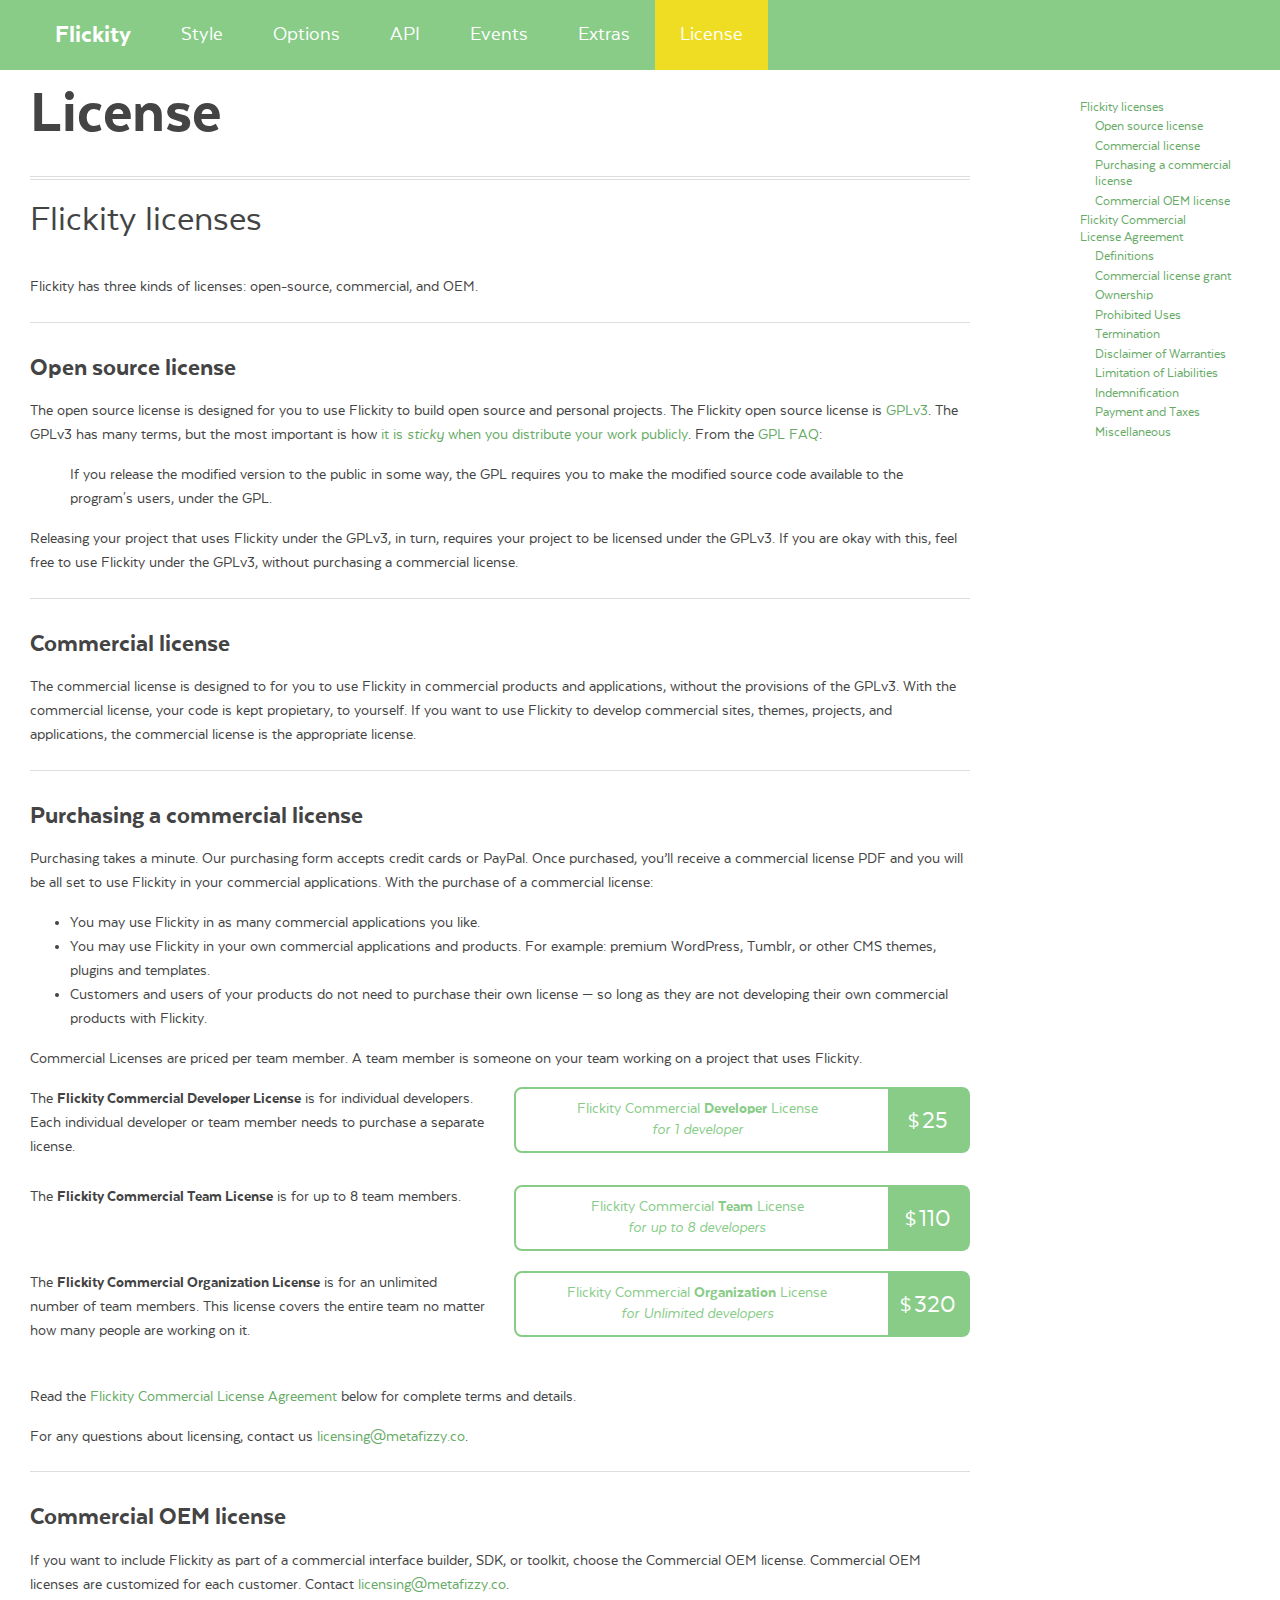
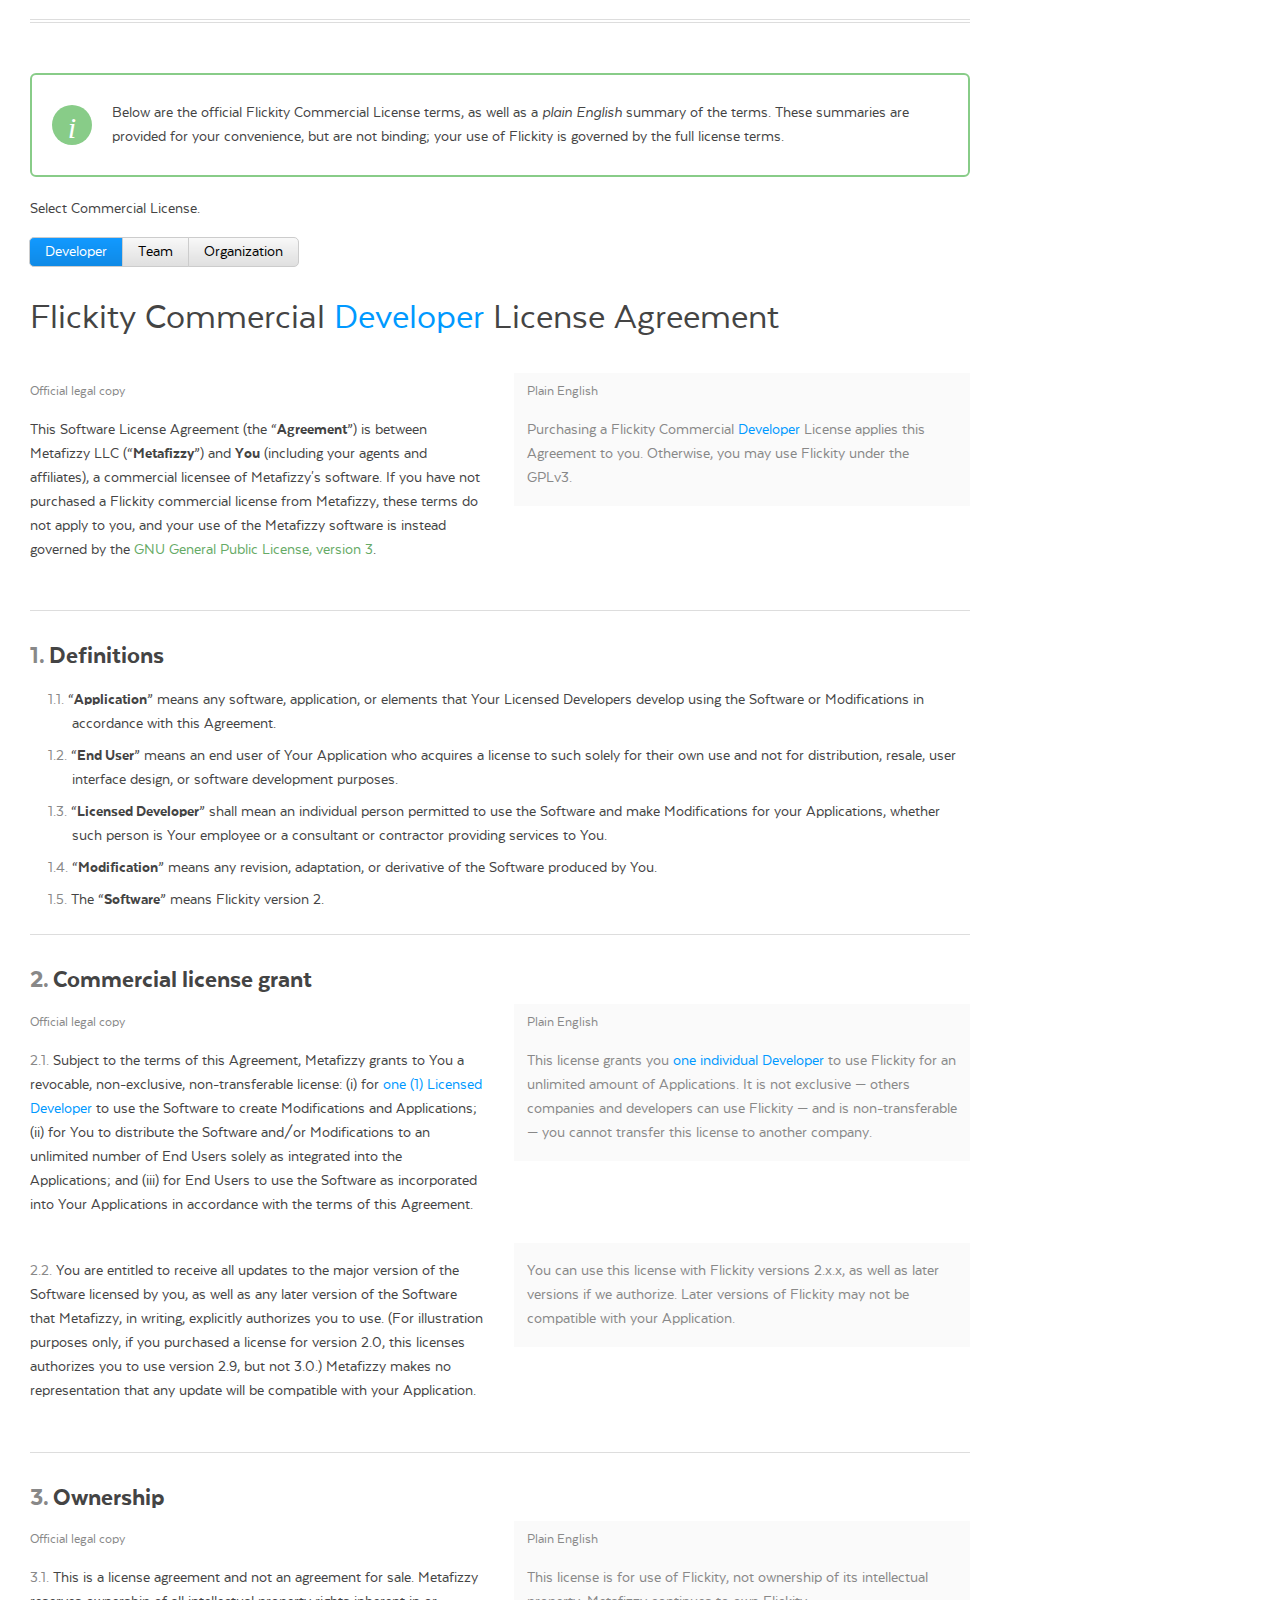
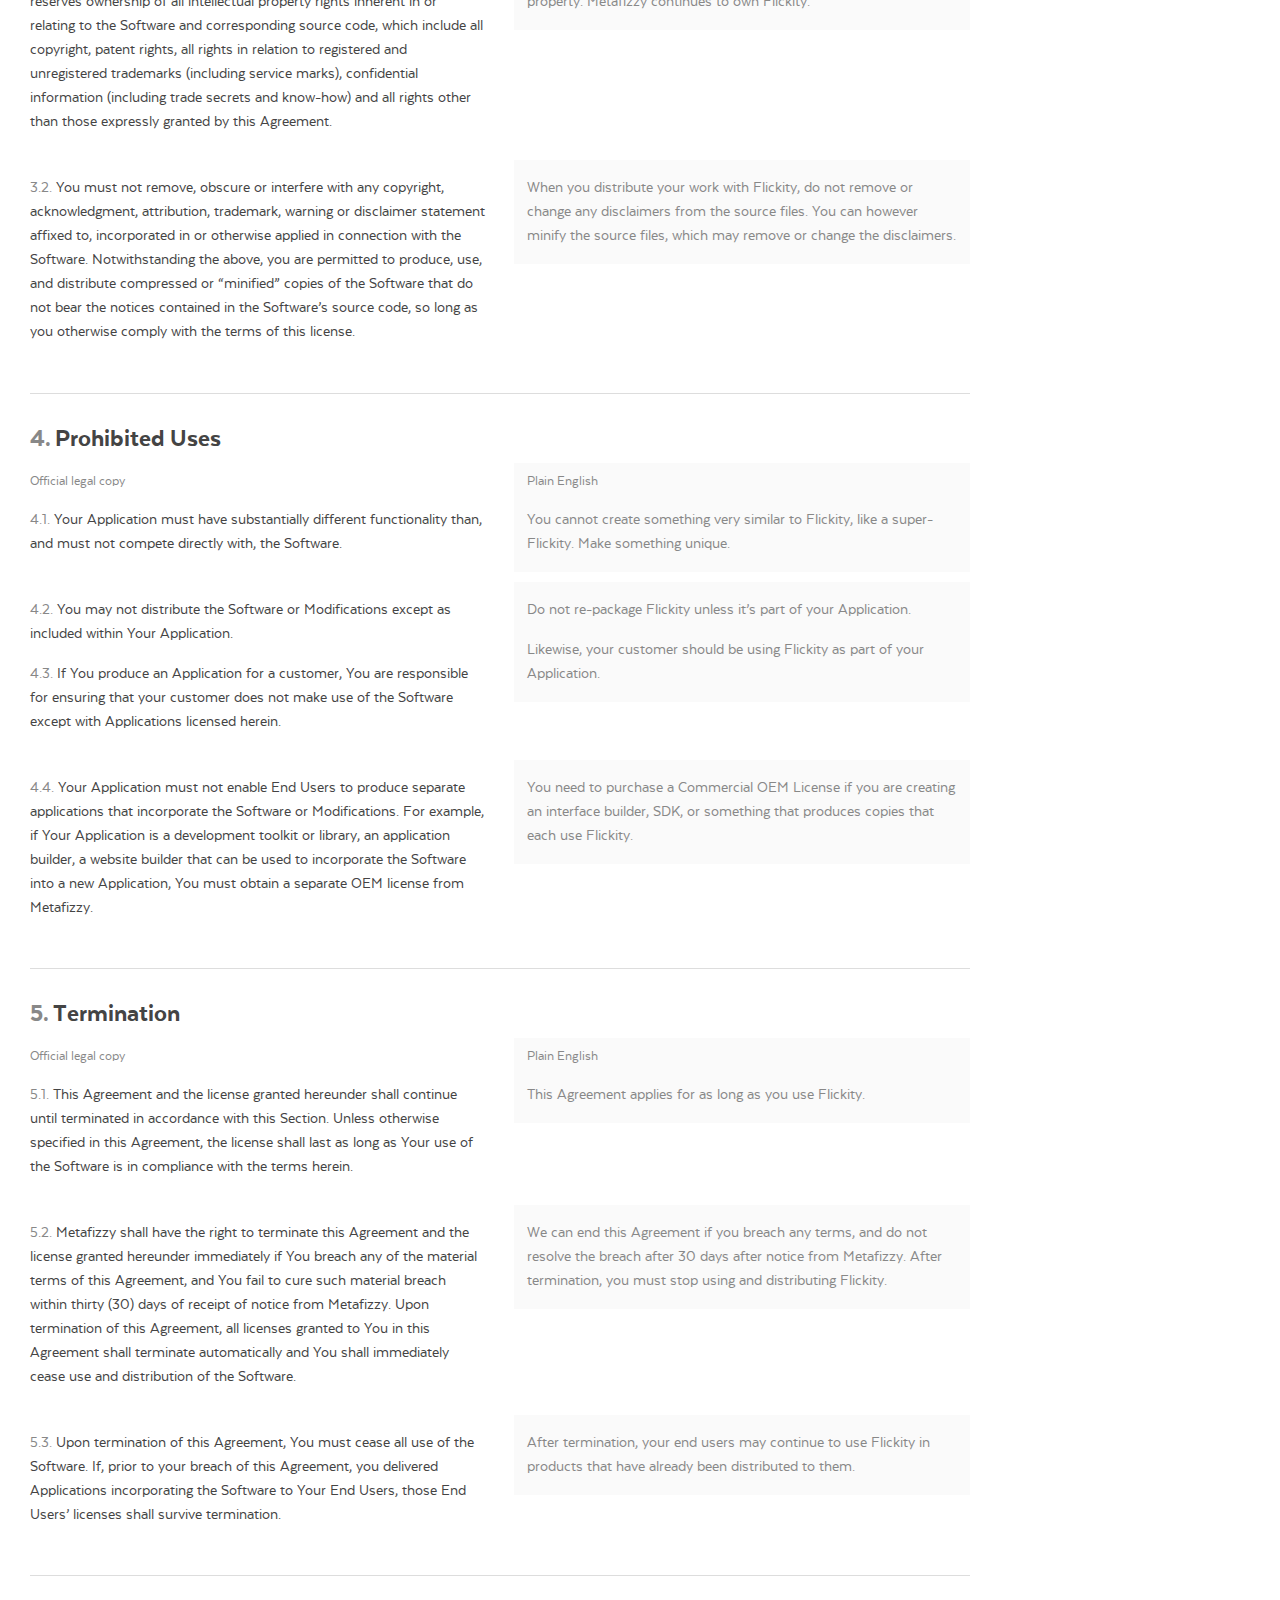
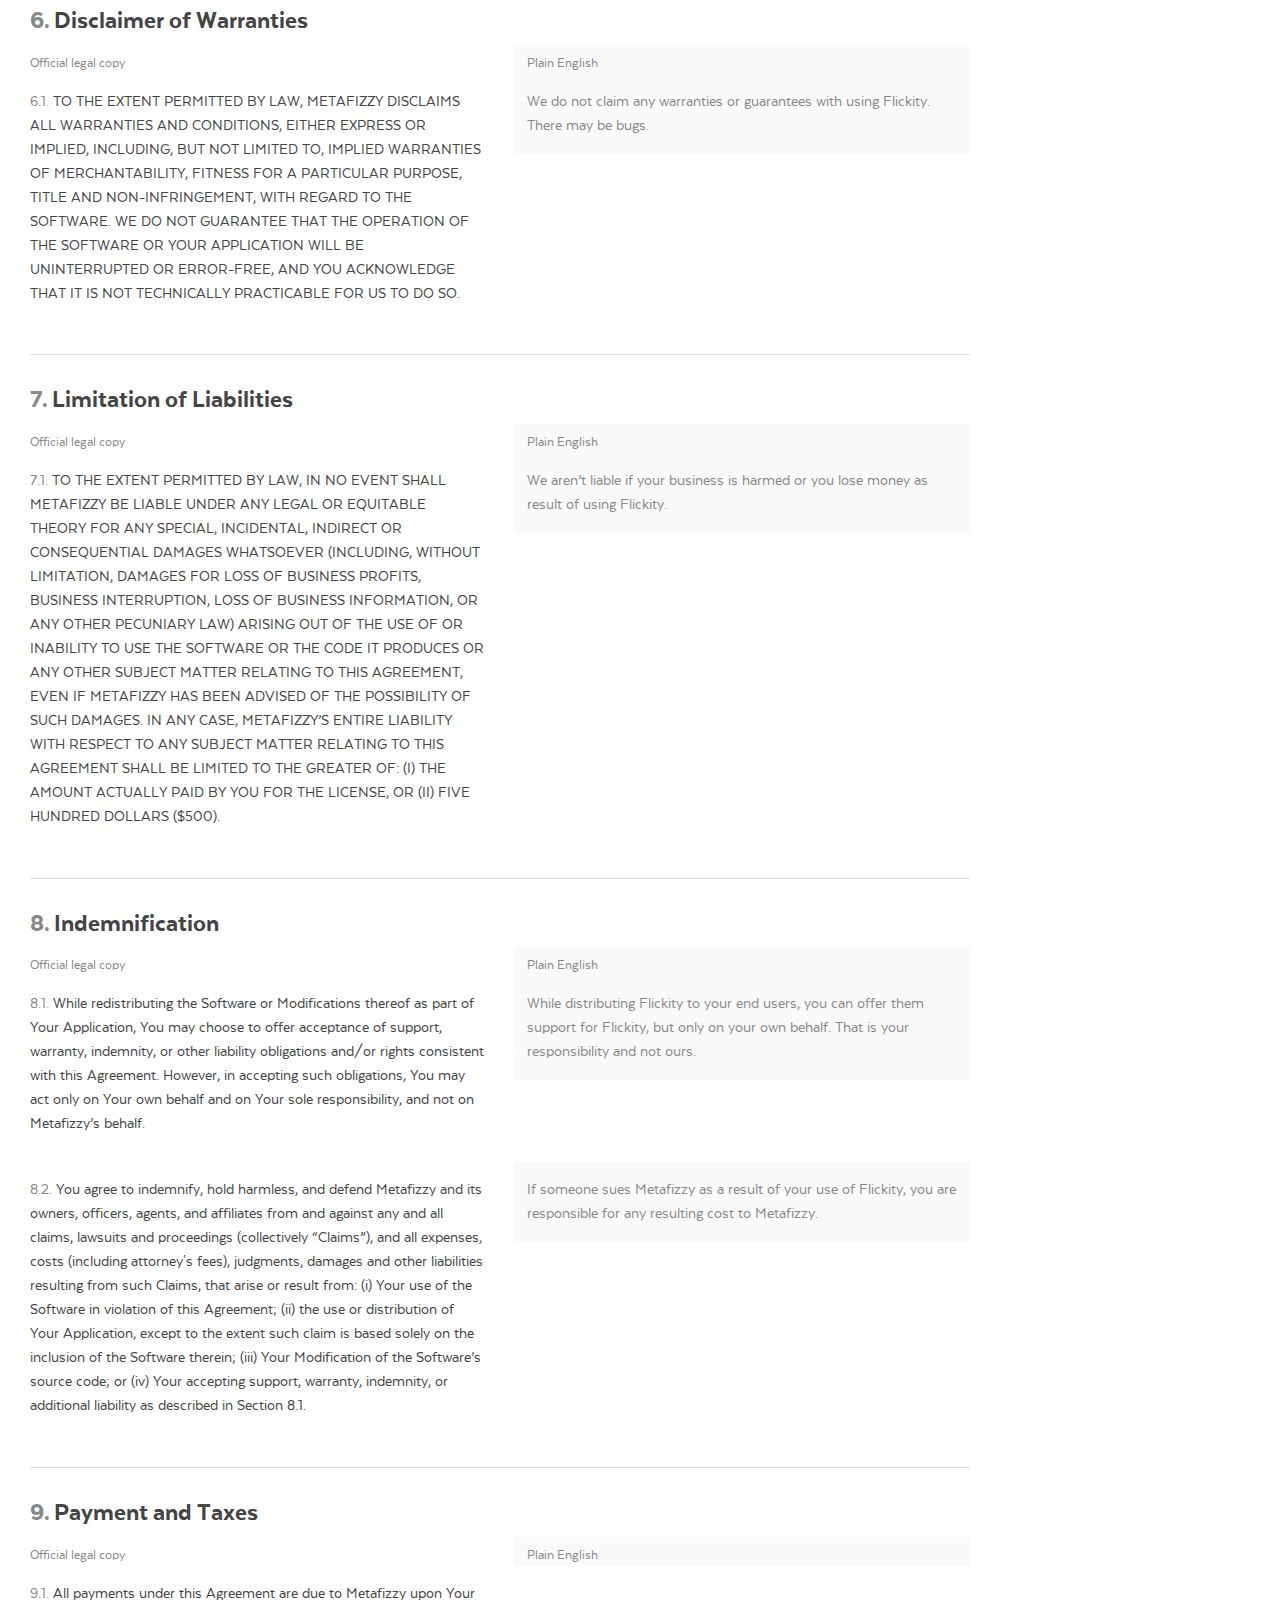
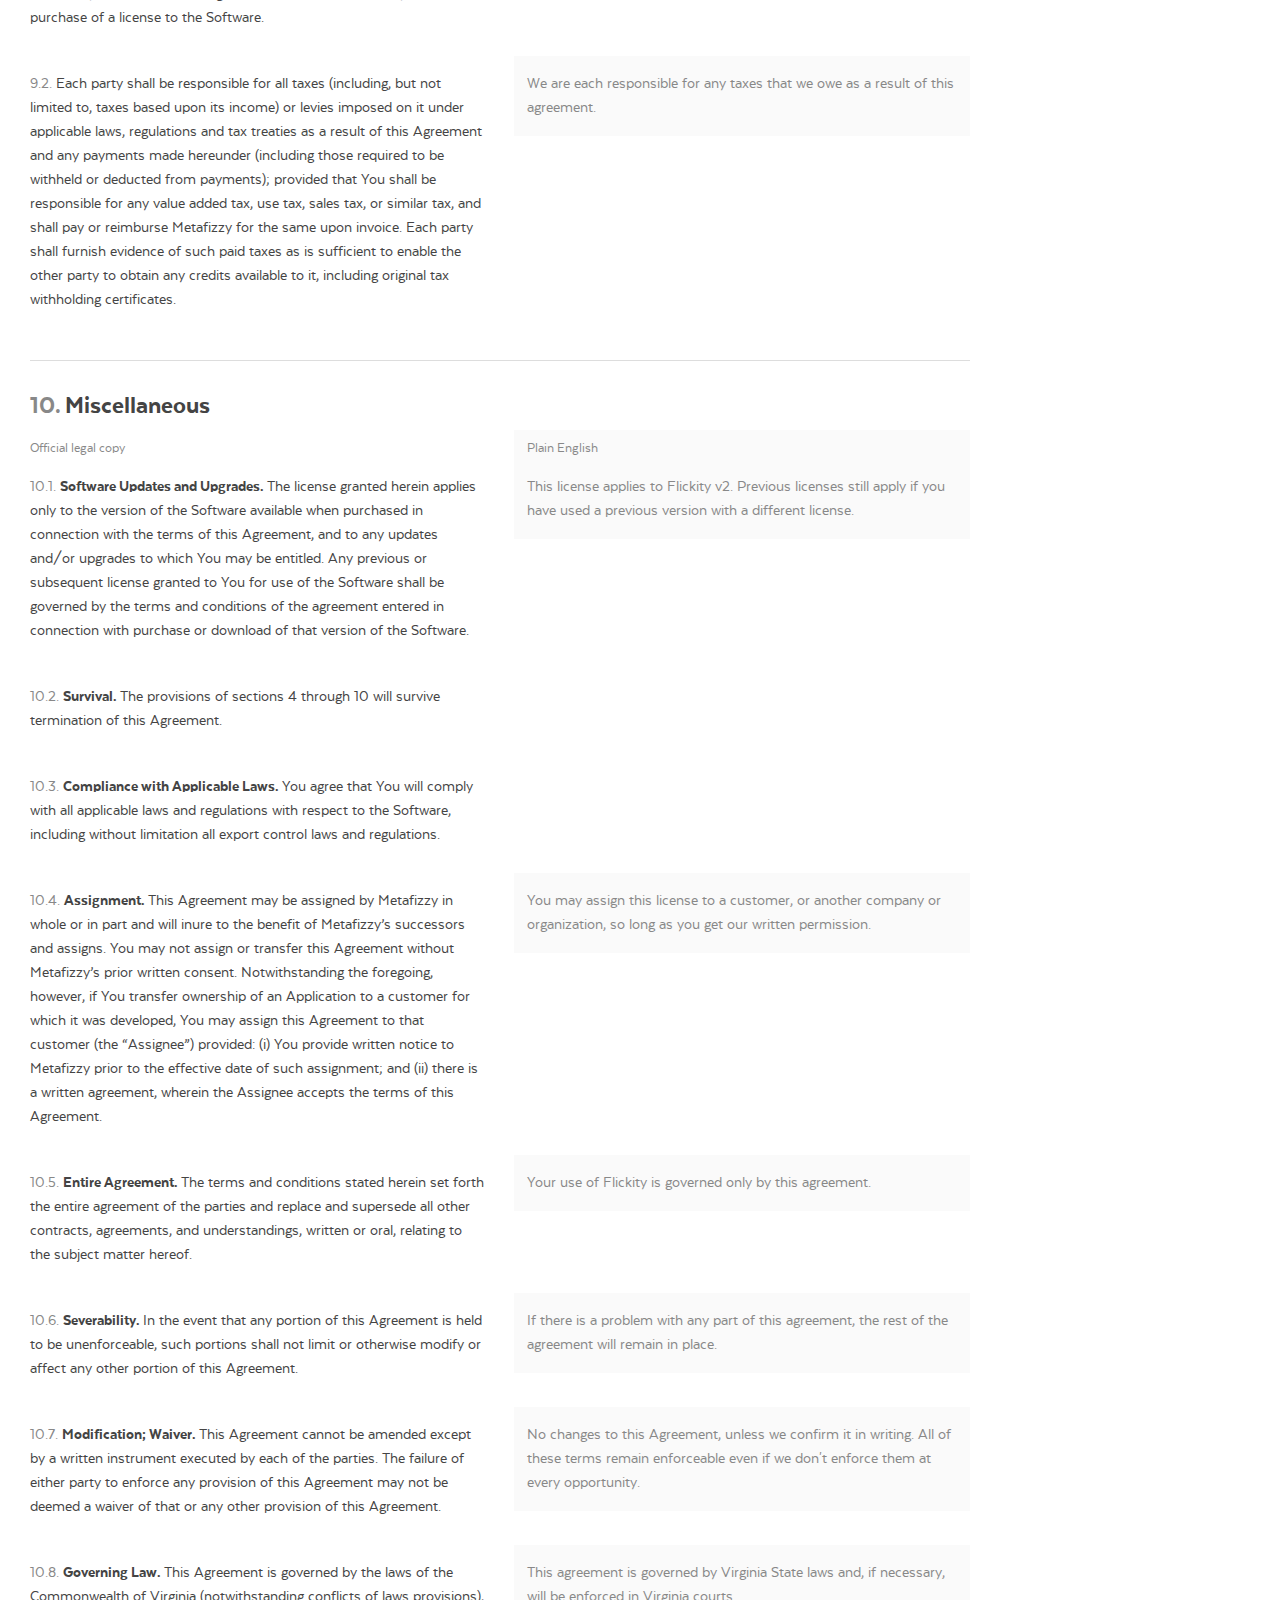
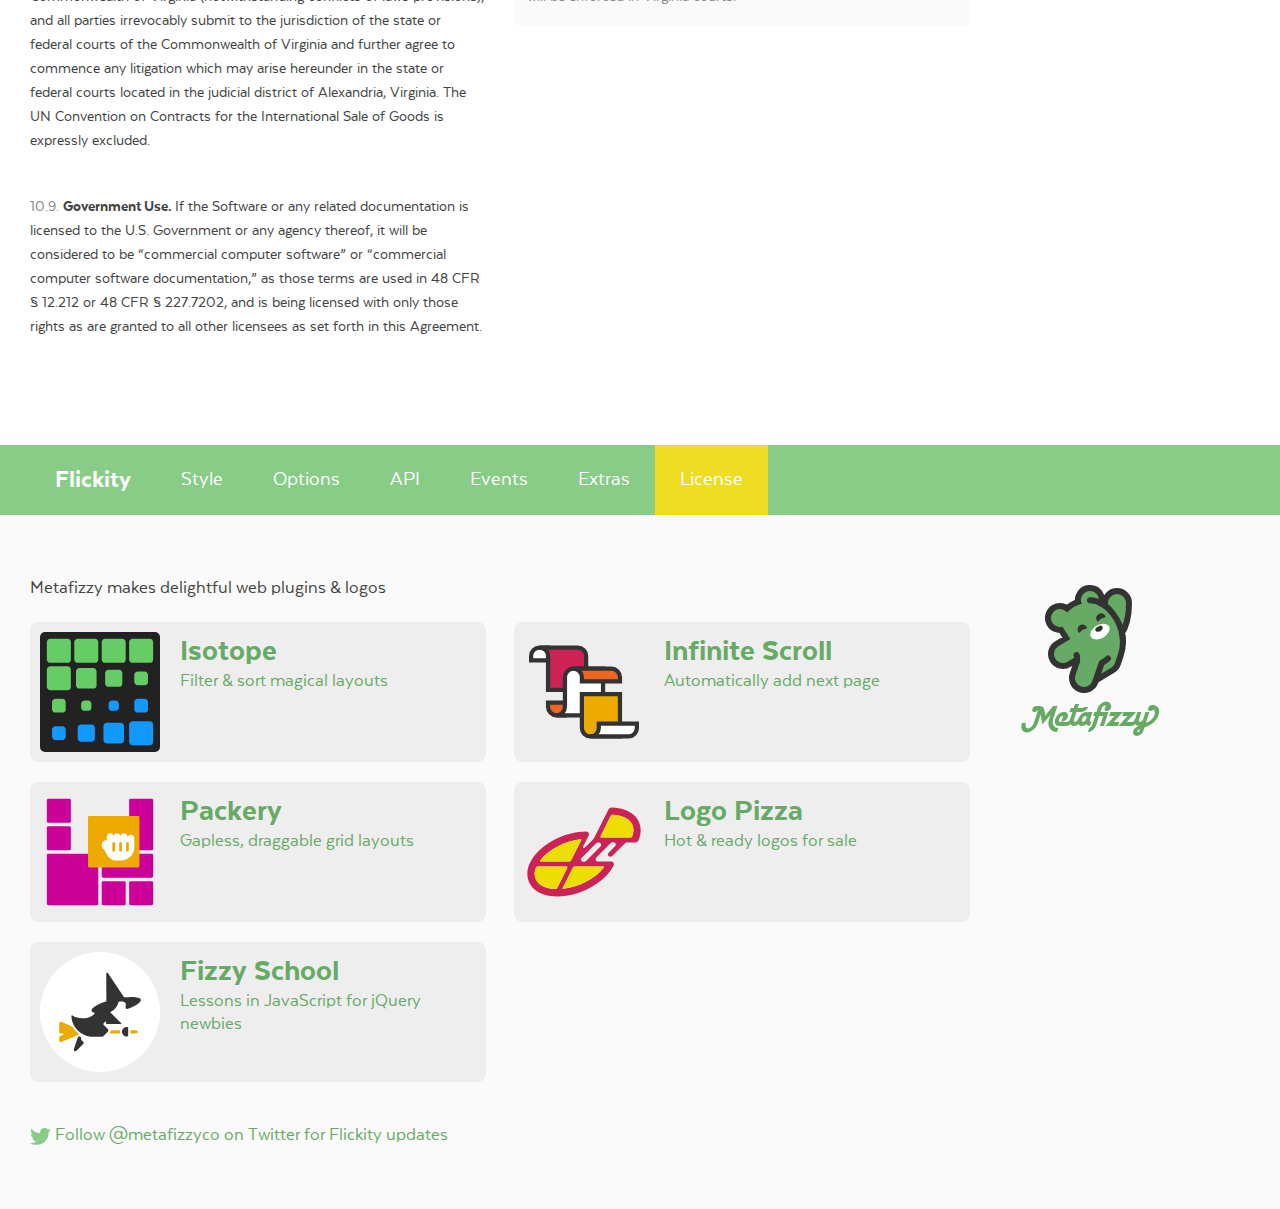
<file: flickity-docs/license.html>
<!doctype html>
<html lang="en" class="export">
<head>
  <meta charset="utf-8">
  <meta name="description" content="Touch, responsive, flickable carousels">
  <meta name="viewport" content="width=device-width">

  <title>Flickity &#xB7; License</title>

    <link rel="stylesheet" href="css/flickity-docs.css?6" media="screen">

  <meta name="twitter:card" content="summary">
  <meta name="twitter:site" content="@metafizzyco">
  <meta name="twitter:url" content="https://flickity.metafizzy.co/license.html">
  <meta name="twitter:title" content="Flickity License">
  <meta name="twitter:description" content="Touch, responsive, flickable carousels">

</head>
<body class="page--license">


<nav class="site-nav">
  <div class="container">
    <ul class="site-nav__list">
      <li class="site-nav__item site-nav__item--homepage"><a href=".">Flickity</a></li>
      <li class="site-nav__item site-nav__item--style"><a href="style.html">Style</a></li>
      <li class="site-nav__item site-nav__item--options"><a href="options.html">Options</a></li>
      <li class="site-nav__item site-nav__item--api"><a href="api.html">API</a></li>
      <li class="site-nav__item site-nav__item--events"><a href="events.html">Events</a></li>
      <li class="site-nav__item site-nav__item--extras"><a href="extras.html">Extras</a></li>
      <li class="site-nav__item site-nav__item--license"><a href="license.html">License</a></li>
    </ul>
  </div>
</nav>


<div class="main">
  <div class="container">
      <h1 class="page-title">License</h1>


    <ul class="page-nav" data-js="page-nav">
<li class="page-nav__item page-nav__item--h2"><a href="#flickity-licenses">Flickity licenses</a></li>
<li class="page-nav__item page-nav__item--h3"><a href="#open-source-license">Open source license</a></li>
<li class="page-nav__item page-nav__item--h3"><a href="#commercial-license">Commercial license</a></li>
<li class="page-nav__item page-nav__item--h3"><a href="#purchasing-a-commercial-license">Purchasing a commercial license</a></li>
<li class="page-nav__item page-nav__item--h3"><a href="#commercial-oem-license">Commercial OEM license</a></li>
<li class="page-nav__item page-nav__item--h2"><a href="#flickity-commercial-license-agreement">Flickity Commercial License&#xA0;Agreement</a></li>
<li class="page-nav__item page-nav__item--h3"><a href="#definitions">Definitions</a></li>
<li class="page-nav__item page-nav__item--h3"><a href="#commercial-license-grant">Commercial license grant</a></li>
<li class="page-nav__item page-nav__item--h3"><a href="#ownership">Ownership</a></li>
<li class="page-nav__item page-nav__item--h3"><a href="#prohibited-uses">Prohibited Uses</a></li>
<li class="page-nav__item page-nav__item--h3"><a href="#termination">Termination</a></li>
<li class="page-nav__item page-nav__item--h3"><a href="#disclaimer-of-warranties">Disclaimer of Warranties</a></li>
<li class="page-nav__item page-nav__item--h3"><a href="#limitation-of-liabilities">Limitation of Liabilities</a></li>
<li class="page-nav__item page-nav__item--h3"><a href="#indemnification">Indemnification</a></li>
<li class="page-nav__item page-nav__item--h3"><a href="#payment-and-taxes">Payment and Taxes</a></li>
<li class="page-nav__item page-nav__item--h3"><a href="#miscellaneous">Miscellaneous</a></li>
</ul>


<h2 id="flickity-licenses">Flickity licenses</h2>

<p>Flickity has three kinds of licenses: open-source, commercial, and OEM.</p>


<h3 id="open-source-license">Open source license</h3>

<p>The open source license is designed for you to use Flickity to build open source and personal projects. The Flickity open source license is <a href="https://www.gnu.org/licenses/gpl-3.0.html">GPLv3</a>. The GPLv3 has many terms, but the most important is how <a href="https://www.gnu.org/licenses/gpl-3.0.html#section5">it is <em>sticky</em> when you distribute your work publicly</a>. From the <a href="https://www.gnu.org/licenses/gpl-faq.html#GPLRequireSourcePostedPublic">GPL FAQ</a>:</p>

<blockquote>
  <p>If you release the modified version to the public in some way, the GPL requires you to make the modified source code available to the program&apos;s users, under the GPL.</p>
</blockquote>

<p>Releasing your project that uses Flickity under the GPLv3, in turn, requires your project to be licensed under the GPLv3. If you are okay with this, feel free to use Flickity under the GPLv3, without purchasing a commercial license.</p>


<h3 id="commercial-license">Commercial license</h3>

<p>The commercial license is designed to for you to use Flickity in commercial products and applications, without the provisions of the GPLv3. With the commercial license, your code is kept propietary, to yourself. If you want to use Flickity to develop commercial sites, themes, projects, and applications, the commercial license is the appropriate license.</p>


<h3 id="purchasing-a-commercial-license">Purchasing a commercial license</h3>

<p>Purchasing takes a minute. Our purchasing form accepts credit cards or PayPal. Once purchased, you&#x2019;ll receive a commercial license PDF and you will be all set to use Flickity in your commercial applications. With the purchase of a commercial license:</p>

<ul>
  <li>You may use Flickity in as many commercial applications you like.</li>
  <li>You may use Flickity in your own commercial applications and products. For example: premium WordPress, Tumblr, or other CMS themes, plugins and templates.</li>
  <li>Customers and users of your products do not need to purchase their own license &#x2014; so long as they are not developing their own commercial products with Flickity.</li>
</ul>

<p>Commercial Licenses are priced per team member. A team member is someone on your team working on a project that uses Flickity.</p>

<div class="duo">
  <div class="duo__cell duo__cell--license-option">
    <p>The <strong>Flickity Commercial Developer License</strong> is for individual developers. Each individual developer or team member needs to purchase a separate license.</p>
  </div>
  <div class="duo__cell">
      <a class="buy-button" href="https://gum.co/flickity-dev">
        <span class="buy-button__project">Flickity Commercial</span>
        <span class="buy-button__title">Developer</span>
        <span class="buy-button__license">License</span>
        <span class="buy-button__for">for 1 developer</span>
        <span class="buy-button__price">
          <span class="buy-button__price__dollar">$</span><span class="buy-button__price__value">25</span>
        </span>
      </a>
  </div>
</div>

<div class="duo">
  <div class="duo__cell duo__cell--license-option">
    <p>The <strong>Flickity Commercial Team License</strong> is for up to 8 team members.</p>
  </div>
  <div class="duo__cell">
      <a class="buy-button" href="https://gum.co/flickity-team">
        <span class="buy-button__project">Flickity Commercial</span>
        <span class="buy-button__title">Team</span>
        <span class="buy-button__license">License</span>
        <span class="buy-button__for">for up to 8 developers</span>
        <span class="buy-button__price">
          <span class="buy-button__price__dollar">$</span><span class="buy-button__price__value">110</span>
        </span>
      </a>
  </div>
</div>

<div class="duo">
  <div class="duo__cell duo__cell--license-option">
    <p>The <strong>Flickity Commercial Organization License</strong> is for an unlimited number of team members. This license covers the entire team no matter how many people are working on it.</p>
  </div>
  <div class="duo__cell">
      <a class="buy-button" href="https://gum.co/flickity-org">
        <span class="buy-button__project">Flickity Commercial</span>
        <span class="buy-button__title">Organization</span>
        <span class="buy-button__license">License</span>
        <span class="buy-button__for">for Unlimited developers</span>
        <span class="buy-button__price">
          <span class="buy-button__price__dollar">$</span><span class="buy-button__price__value">320</span>
        </span>
      </a>
  </div>
</div>

<p>Read the <a href="#flickity-commercial-license-agreement">Flickity Commercial License Agreement</a> below for complete terms and details.</p>

<p>For any questions about licensing, contact us <a href="mailto:licensing@metafizzy.co">licensing@metafizzy.co</a>.</p>


<h3 id="commercial-oem-license">Commercial OEM license</h3>

<p>If you want to include Flickity as part of a commercial interface builder, SDK, or toolkit, choose the Commercial OEM license. Commercial OEM licenses are customized for each customer. Contact <a href="mailto:licensing@metafizzy.co">licensing@metafizzy.co</a>.</p>


<div class="commercial-license-agreement" data-js="commercial-license-agreement">

  <h2 id="flickity-commercial-license-agreement">Flickity Commercial License&#xA0;Agreement</h2>

  <div class="call-out call-out--chill">
    <p>Below are the official Flickity Commercial License terms, as well as a <em>plain English</em> summary of the terms. These summaries are provided for your convenience, but are not binding; your use of Flickity is governed by the full license terms.</p>
  </div>

  <p>Select Commercial License.</p>

  <div class="button-group button-row">
    <button class="button button--developer is-selected" data-license-option="developer">Developer</button>
    <button class="button button--team" data-license-option="team">Team</button>
    <button class="button button--organization" data-license-option="organization">Organization</button>
  </div>

  <div class="duo duo--legal duo--legal--first">
    <div class="duo__cell duo--legal__official">
      <p id="agreement-p1">This Software License Agreement (the &#x201C;<strong>Agreement</strong>&#x201D;) is between Metafizzy LLC (&#x201C;<strong>Metafizzy</strong>&#x201D;) and <strong>You</strong> (including your agents and affiliates), a commercial licensee of Metafizzy&apos;s software. If you have not purchased a Flickity commercial license from Metafizzy, these terms do not apply to you, and your use of the Metafizzy software is instead governed by the <a href="https://www.gnu.org/licenses/gpl-3.0.html">GNU General Public License, version 3</a>.</p>
    </div>
    <div class="duo__cell duo--legal__plain">
      <p>Purchasing a Flickity Commercial <span data-license-property="title"></span> License applies this Agreement to you. Otherwise, you may use Flickity under the GPLv3.</p>
    </div>
  </div>

  <h3 id="definitions">Definitions</h3>

  <ol class="cla__definitions-list">
    <li>&#x201C;<strong>Application</strong>&#x201D; means any software, application, or elements that Your Licensed Developers develop using the Software or Modifications in accordance with this Agreement.</li>
    <li>&#x201C;<strong>End User</strong>&#x201D; means an end user of Your Application who acquires a license to such solely for their own use and not for distribution, resale, user interface design, or software development purposes.</li>
    <li>&#x201C;<strong>Licensed Developer</strong>&#x201D; shall mean an individual person permitted to use the Software and make Modifications for your Applications, whether such person is Your employee or a consultant or contractor providing services to You. </li>
    <li>&#x201C;<strong>Modification</strong>&#x201D; means any revision, adaptation, or derivative of the Software produced by You.</li>
    <li>The &#x201C;<strong>Software</strong>&#x201D; means Flickity version 2.</li>
  </ol>

  <h3 id="commercial-license-grant">Commercial license grant</h3>

  <div class="duo duo--legal duo--legal--first">
    <div class="duo__cell duo--legal__official">
      <p id="grant-p1" class="cla__part">Subject to the terms of this Agreement, Metafizzy grants to You a revocable, non-exclusive, non-transferable license: (i) for <span data-license-property="for-official">one (1) Licensed Developer</span> to use the Software to create Modifications and Applications; (ii) for You to distribute the Software and/or Modifications to an unlimited number of End Users solely as integrated into the Applications; and (iii) for End Users to use the Software as incorporated into Your Applications in accordance with the terms of this Agreement.</p>
    </div>
    <div class="duo__cell duo--legal__plain">
      <p>This license grants you <span data-license-property="for-plain">one individual Developer</span> to use Flickity for an unlimited amount of Applications. It is not exclusive &#x2014; others companies and developers can use Flickity &#x2014; and is non-transferable &#x2014; you cannot transfer this license to another company.</p>
    </div>
  </div>

  <div class="duo duo--legal">
    <div class="duo__cell duo--legal__official">
      <p id="grant-p2" class="cla__part">You are entitled to receive all updates to the major version of the Software licensed by you, as well as any later version of the Software that Metafizzy, in writing, explicitly authorizes you to use. (For illustration purposes only, if you purchased a license for version 2.0, this licenses authorizes you to use version 2.9, but not 3.0.) Metafizzy makes no representation that any update will be compatible with your Application.</p>
    </div>
    <div class="duo__cell duo--legal__plain">
      <p>You can use this license with Flickity versions 2.x.x, as well as later versions if we authorize. Later versions of Flickity may not be compatible with your Application.</p>
    </div>
  </div>

  <h3 id="ownership">Ownership</h3>

  <div class="duo duo--legal duo--legal--first">
    <div class="duo__cell duo--legal__official">
      <p id="ownership-p1" class="cla__part">This is a license agreement and not an agreement for sale. Metafizzy reserves ownership of all intellectual property rights inherent in or relating to the Software and corresponding source code, which include all copyright, patent rights, all rights in relation to registered and unregistered trademarks (including service marks), confidential information (including trade secrets and know-how) and all rights other than those expressly granted by this Agreement.</p>
    </div>
    <div class="duo__cell duo--legal__plain">
      <p>This license is for use of Flickity, not ownership of its intellectual property. Metafizzy continues to own Flickity.</p>
    </div>
  </div>

  <div class="duo duo--legal">
    <div class="duo__cell duo--legal__official">
      <p id="ownership-p2" class="cla__part">You must not remove, obscure or interfere with any copyright, acknowledgment, attribution, trademark, warning or disclaimer statement affixed to, incorporated in or otherwise applied in connection with the Software. Notwithstanding the above, you are permitted to produce, use, and distribute compressed or &#x201C;minified&#x201D; copies of the Software that do not bear the notices contained in the Software&#x2019;s source code, so long as you otherwise comply with the terms of this license.</p>
    </div>
    <div class="duo__cell duo--legal__plain">
      <p>When you distribute your work with Flickity, do not remove or change any disclaimers from the source files. You can however minify the source files, which may remove or change the disclaimers.</p>
    </div>
  </div>

  <h3 id="prohibited-uses">Prohibited Uses</h3>

  <div class="duo duo--legal duo--legal--first">
    <div class="duo__cell duo--legal__official">
      <p id="prohibited-p1" class="cla__part">Your Application must have substantially different functionality than, and must not compete directly with, the Software.</p>
    </div>
    <div class="duo__cell duo--legal__plain">
      <p>You cannot create something very similar to Flickity, like a super-Flickity. Make something unique.</p>
    </div>
  </div>

  <div class="duo duo--legal">
    <div class="duo__cell duo--legal__official">
      <p id="prohibited-p2" class="cla__part">You may not distribute the Software or Modifications except as included within Your Application.</p> 
      <p id="prohibited-p3" class="cla__part">If You produce an Application for a customer, You are responsible for ensuring that your customer does not make use of the Software except with Applications licensed herein.</p>
    </div>
    <div class="duo__cell duo--legal__plain">
      <p>Do not re-package Flickity unless it&#x2019;s part of your Application.</p>
      <p>Likewise, your customer should be using Flickity as part of your Application.</p>
    </div>
  </div>

  <div class="duo duo--legal">
    <div class="duo__cell duo--legal__official">
      <p id="prohibited-p4" class="cla__part">Your Application must not enable End Users to produce separate applications that incorporate the Software or Modifications. For example, if Your Application is a development toolkit or library, an application builder, a website builder that can be used to incorporate the Software into a new Application, You must obtain a separate OEM license from Metafizzy.</p>
    </div>
    <div class="duo__cell duo--legal__plain">
      <p>You need to purchase a Commercial OEM License if you are creating an interface builder, SDK, or something that produces copies that each use Flickity.</p>
    </div>
  </div>

  <h3 id="termination">Termination</h3>

  <div class="duo duo--legal  duo--legal--first">
    <div class="duo__cell duo--legal__official">
      <p id="termination-p1" class="cla__part">This Agreement and the license granted hereunder shall continue until terminated in accordance with this Section. Unless otherwise specified in this Agreement, the license shall last as long as Your use of the Software is in compliance with the terms herein. </p>
    </div>
    <div class="duo__cell duo--legal__plain">
      <p>This Agreement applies for as long as you use Flickity.</p>
    </div>
  </div>

  <div class="duo duo--legal">
    <div class="duo__cell duo--legal__official">
      <p id="termination-p2" class="cla__part">Metafizzy shall have the right to terminate this Agreement and the license granted hereunder immediately if You breach any of the material terms of this Agreement, and You fail to cure such material breach within thirty (30) days of receipt of notice from Metafizzy. Upon termination of this Agreement, all licenses granted to You in this Agreement shall terminate automatically and You shall immediately cease use and distribution of the Software.</p>
    </div>
    <div class="duo__cell duo--legal__plain">
      <p>We can end this Agreement if you breach any terms, and do not resolve the breach after 30 days after notice from Metafizzy. After termination, you must stop using and distributing Flickity.</p>
    </div>
  </div>

  <div class="duo duo--legal">
    <div class="duo__cell duo--legal__official">
      <p id="termination-p3" class="cla__part">Upon termination of this Agreement, You must cease all use of the Software. If, prior to your breach of this Agreement, you delivered Applications incorporating the Software to Your End Users, those End Users&#x2019; licenses shall survive termination.</p>
    </div>
    <div class="duo__cell duo--legal__plain">
      <p>After termination, your end users may continue to use Flickity in products that have already been distributed to them.</p>
    </div>
  </div>

  <h3 id="disclaimer-of-warranties">Disclaimer of Warranties</h3>

  <div class="duo duo--legal duo--legal--first">
    <div class="duo__cell duo--legal__official">
      <p class="cla__part">TO THE EXTENT PERMITTED BY LAW, METAFIZZY DISCLAIMS ALL WARRANTIES AND CONDITIONS, EITHER EXPRESS OR IMPLIED, INCLUDING, BUT NOT LIMITED TO, IMPLIED WARRANTIES OF MERCHANTABILITY, FITNESS FOR A PARTICULAR PURPOSE, TITLE AND NON-INFRINGEMENT, WITH REGARD TO THE SOFTWARE. WE DO NOT GUARANTEE THAT THE OPERATION OF THE SOFTWARE OR YOUR APPLICATION WILL BE UNINTERRUPTED OR ERROR-FREE, AND YOU ACKNOWLEDGE THAT IT IS NOT TECHNICALLY PRACTICABLE FOR US TO DO SO.</p>
    </div>
    <div class="duo__cell duo--legal__plain">
      <p>We do not claim any warranties or guarantees with using Flickity. There may be bugs.</p>
    </div>
  </div>

  <h3 id="limitation-of-liabilities">Limitation of Liabilities</h3>

  <div class="duo duo--legal duo--legal--first">
    <div class="duo__cell duo--legal__official">
      <p class="cla__part">TO THE EXTENT PERMITTED BY LAW, IN NO EVENT SHALL METAFIZZY BE LIABLE UNDER ANY LEGAL OR EQUITABLE THEORY FOR ANY SPECIAL, INCIDENTAL, INDIRECT OR CONSEQUENTIAL DAMAGES WHATSOEVER (INCLUDING, WITHOUT LIMITATION, DAMAGES FOR LOSS OF BUSINESS PROFITS, BUSINESS INTERRUPTION, LOSS OF BUSINESS INFORMATION, OR ANY OTHER PECUNIARY LAW) ARISING OUT OF THE USE OF OR INABILITY TO USE THE SOFTWARE OR THE CODE IT PRODUCES OR ANY OTHER SUBJECT MATTER RELATING TO THIS AGREEMENT, EVEN IF METAFIZZY HAS BEEN ADVISED OF THE POSSIBILITY OF SUCH DAMAGES. IN ANY CASE, METAFIZZY&#x2019;S ENTIRE LIABILITY WITH RESPECT TO ANY SUBJECT MATTER RELATING TO THIS AGREEMENT SHALL BE LIMITED TO THE GREATER OF: (I) THE AMOUNT ACTUALLY PAID BY YOU FOR THE LICENSE, OR (II) FIVE HUNDRED DOLLARS ($500).</p>
    </div>
    <div class="duo__cell duo--legal__plain">
      <p>We aren&#x2019;t liable if your business is harmed or you lose money as
  result of using Flickity.</p>
    </div>
  </div>

  <h3 id="indemnification">Indemnification</h3>

  <div class="duo duo--legal duo--legal--first">
    <div class="duo__cell duo--legal__official">
      <p class="cla__part">While redistributing the Software or Modifications thereof as part of Your Application, You may choose to offer acceptance of support, warranty, indemnity, or other liability obligations and/or rights consistent with this Agreement. However, in accepting such obligations, You may act only on Your own behalf and on Your sole responsibility, and not on Metafizzy&#x2019;s behalf. </p>
    </div>
    <div class="duo__cell duo--legal__plain">
      <p>While distributing Flickity to your end users, you can offer them support for Flickity, but only on your own behalf. That is your responsibility and not ours.</p>
    </div>
  </div>

  <div class="duo duo--legal">
    <div class="duo__cell duo--legal__official">
      <p class="cla__part">You agree to indemnify, hold harmless, and defend Metafizzy and its owners, officers, agents, and affiliates from and against any and all claims, lawsuits and proceedings (collectively &#x201C;Claims&#x201D;), and all expenses, costs (including attorney&apos;s fees), judgments, damages and other liabilities resulting from such Claims, that arise or result from: (i) Your use of the Software in violation of this Agreement; (ii) the use or distribution of Your Application, except to the extent such claim is based solely on the inclusion of the Software therein; (iii) Your Modification of the Software&#x2019;s source code; or (iv) Your accepting support, warranty, indemnity, or additional liability as described in Section 8.1.</p>
    </div>
    <div class="duo__cell duo--legal__plain">
      <p>If someone sues Metafizzy as a result of your use of Flickity, you are responsible for any resulting cost to Metafizzy.</p>
    </div>
  </div>

  <h3 id="payment-and-taxes">Payment and Taxes</h3>

  <div class="duo duo--legal duo--legal--first">
    <div class="duo__cell duo--legal__official">
      <p class="cla__part">All payments under this Agreement are due to Metafizzy upon Your purchase of a license to the Software.</p>
    </div>
    <div class="duo__cell duo--legal__plain">
    </div>
  </div>

  <div class="duo duo--legal">
    <div class="duo__cell duo--legal__official">
      <p class="cla__part">Each party shall be responsible for all taxes (including, but not limited to, taxes based upon its income) or levies imposed on it under applicable laws, regulations and tax treaties as a result of this Agreement and any payments made hereunder (including those required to be withheld or deducted from payments); provided that You shall be responsible for any value added tax, use tax, sales tax, or similar tax,  and shall pay or reimburse Metafizzy for the same upon invoice. Each party shall furnish evidence of such paid taxes as is sufficient to enable the other party to obtain any credits available to it, including original tax withholding certificates.</p>
    </div>
    <div class="duo__cell duo--legal__plain">
      <p>We are each responsible for any taxes that we owe as a result of this agreement.</p>
    </div>
  </div>

  <h3 id="miscellaneous">Miscellaneous</h3>

  <div class="duo duo--legal duo--legal--first">
    <div class="duo__cell duo--legal__official">
      <p class="cla__part"><strong>Software Updates and Upgrades.</strong> The license granted herein applies only to the version of the Software available when purchased in connection with the terms of this Agreement, and to any updates and/or upgrades to which You may be entitled. Any previous or subsequent license granted to You for use of the Software shall be governed by the terms and conditions of the agreement entered in connection with purchase or download of that version of the Software.</p>
    </div>
    <div class="duo__cell duo--legal__plain">
      <p>This license applies to Flickity v2. Previous licenses still apply if you have used a previous version with a different license.</p>
    </div>
  </div>

  <div class="duo duo--legal">
    <div class="duo__cell duo--legal__official">
      <p class="cla__part"><strong>Survival.</strong> The provisions of sections 4 through 10 will survive termination of this Agreement.</p>
    </div>
    <div class="duo__cell duo--legal__plain">
    </div>
  </div>

  <div class="duo duo--legal">
    <div class="duo__cell duo--legal__official">
      <p class="cla__part"><strong>Compliance with Applicable Laws.</strong> You agree that You will comply with all applicable laws and regulations with respect to the Software, including without limitation all export control laws and regulations.</p>
    </div>
    <div class="duo__cell duo--legal__plain">
    </div>
  </div>

  <div class="duo duo--legal">
    <div class="duo__cell duo--legal__official">
      <p class="cla__part"><strong>Assignment.</strong> This Agreement may be assigned by Metafizzy in whole or in part and will inure to the benefit of Metafizzy&#x2019;s successors and assigns. You may not assign or transfer this Agreement without Metafizzy&#x2019;s prior written consent. Notwithstanding the foregoing, however, if You transfer ownership of an Application to a customer for which it was developed, You may assign this Agreement to that customer (the &#x201C;Assignee&#x201D;) provided: (i) You provide written notice to Metafizzy prior to the effective date of such assignment; and (ii) there is a written agreement, wherein the Assignee accepts the terms of this Agreement.</p>
    </div>
    <div class="duo__cell duo--legal__plain">
      <p>You may assign this license to a customer, or another company or organization, so long as you get our written permission.</p>
    </div>
  </div>

  <div class="duo duo--legal">
    <div class="duo__cell duo--legal__official">
      <p class="cla__part"><strong>Entire Agreement.</strong> The terms and conditions stated herein set forth the entire agreement of the parties and replace and supersede all other contracts, agreements, and understandings, written or oral, relating to the subject matter hereof.</p>
    </div>
    <div class="duo__cell duo--legal__plain">
      <p>Your use of Flickity is governed only by this agreement.</p>
    </div>
  </div>

  <div class="duo duo--legal">
    <div class="duo__cell duo--legal__official">
      <p class="cla__part"><strong>Severability.</strong> In the event that any portion of this Agreement is held to be unenforceable, such portions shall not limit or otherwise modify or affect any other portion of this Agreement.</p>
    </div>
    <div class="duo__cell duo--legal__plain">
      <p>If there is a problem with any part of this agreement, the rest of the agreement will remain in place.</p>
    </div>
  </div>

  <div class="duo duo--legal">
    <div class="duo__cell duo--legal__official">
      <p class="cla__part"><strong>Modification; Waiver.</strong> This Agreement cannot be amended except by a written instrument executed by each of the parties. The failure of either party to enforce any provision of this Agreement may not be deemed a waiver of that or any other provision of this Agreement.</p>
    </div>
    <div class="duo__cell duo--legal__plain">
      <p>No changes to this Agreement, unless we confirm it in writing. All of these terms remain enforceable even if we don&apos;t enforce them at every opportunity.</p>
    </div>
  </div>

  <div class="duo duo--legal">
    <div class="duo__cell duo--legal__official">
      <p class="cla__part"><strong>Governing Law.</strong> This Agreement is governed by the laws of the Commonwealth of Virginia (notwithstanding conflicts of laws provisions), and all parties irrevocably submit to the jurisdiction of the state or federal courts of the Commonwealth of Virginia and further agree to commence any litigation which may arise hereunder in the state or federal courts located in the judicial district of Alexandria, Virginia. The UN Convention on Contracts for the International Sale of Goods is expressly excluded.</p>
    </div>
    <div class="duo__cell duo--legal__plain">
      <p>This agreement is governed by Virginia State laws and, if necessary, will be enforced in Virginia courts.</p>
    </div>
  </div>

  <div class="duo duo--legal">
    <div class="duo__cell duo--legal__official">
      <p class="cla__part"><strong>Government Use.</strong> If the Software or any related documentation is licensed to the U.S. Government or any agency thereof, it will be considered to be &#x201C;commercial computer software&#x201D; or &#x201C;commercial computer software documentation,&#x201D; as those terms are used in 48 CFR &#xA7; 12.212 or 48 CFR &#xA7; 227.7202, and is being licensed with only those rights as are granted to all other licensees as set forth in this Agreement.</p>
    </div>
    <div class="duo__cell duo--legal__plain">
    </div>
  </div>

</div> 

  </div>
</div>

<nav class="site-nav">
  <div class="container">
    <ul class="site-nav__list">
      <li class="site-nav__item site-nav__item--homepage"><a href=".">Flickity</a></li>
      <li class="site-nav__item site-nav__item--style"><a href="style.html">Style</a></li>
      <li class="site-nav__item site-nav__item--options"><a href="options.html">Options</a></li>
      <li class="site-nav__item site-nav__item--api"><a href="api.html">API</a></li>
      <li class="site-nav__item site-nav__item--events"><a href="events.html">Events</a></li>
      <li class="site-nav__item site-nav__item--extras"><a href="extras.html">Extras</a></li>
      <li class="site-nav__item site-nav__item--license"><a href="license.html">License</a></li>
    </ul>
  </div>
</nav>

<footer class="site-footer">

  <div class="container">

    <p class="site-footer__copy">Metafizzy makes delightful web plugins &amp; logos</p>

    <div class="showcase">
    
      <ul class="showcase-item-list">
          <li class="showcase-item">
            <a class="showcase-item__link" href="https://isotope.metafizzy.co">
              <div class="showcase-item__image">
                  <svg class="isotope-illo" xmlns="http://www.w3.org/2000/svg" viewbox="0 0 350 350" width="100" height="100">
                    <path class="isotope-illo__color1" fill="#6C6" d="M80 170H30c-6 0-10-5-10-10v-50c0-6 5-10 10-10h50c6 0 10 5 10 10v50C90 166 86 170 80 170z"/>
                    <path class="isotope-illo__color1" fill="#6C6" d="M80 90H30c-6 0-10-5-10-10V30c0-6 5-10 10-10h50c6 0 10 5 10 10v50C90 86 86 90 80 90z"/>
                    <path class="isotope-illo__color1" fill="#6C6" d="M160 90h-50c-6 0-10-5-10-10V30c0-6 5-10 10-10h50c6 0 10 5 10 10v50C170 86 166 90 160 90z"/>
                    <path class="isotope-illo__color1" fill="#6C6" d="M240 90h-50c-6 0-10-5-10-10V30c0-6 5-10 10-10h50c6 0 10 5 10 10v50C250 86 246 90 240 90z"/>
                    <path class="isotope-illo__color1" fill="#6C6" d="M320 90h-50c-6 0-10-5-10-10V30c0-6 5-10 10-10h50c6 0 10 5 10 10v50C330 86 326 90 320 90z"/>
                    <path class="isotope-illo__color1" fill="#6C6" d="M155 165h-40c-6 0-10-5-10-10v-40c0-6 5-10 10-10h40c6 0 10 5 10 10v40 C165 161 161 165 155 165z"/>
                    <path class="isotope-illo__color1" fill="#6C6" d="M230 160h-30c-6 0-10-5-10-10v-30c0-6 5-10 10-10h30c6 0 10 5 10 10v30 C240 156 236 160 230 160z"/>
                    <path class="isotope-illo__color1" fill="#6C6" d="M305 155h-20c-6 0-10-5-10-10v-20c0-6 5-10 10-10h20c6 0 10 5 10 10v20 C315 151 311 155 305 155z"/>
                    <path class="isotope-illo__color1" fill="#6C6" d="M65 235H45c-6 0-10-5-10-10v-20c0-6 5-10 10-10h20c6 0 10 5 10 10v20C75 231 71 235 65 235z"/>
                    <path class="isotope-illo__color1" fill="#6C6" d="M140 230h-10c-6 0-10-5-10-10v-10c0-6 5-10 10-10h10c6 0 10 5 10 10v10 C150 226 146 230 140 230z"/>
                    <path class="isotope-illo__color2" fill="#19F" d="M305 235h-20c-6 0-10-5-10-10v-20c0-6 5-10 10-10h20c6 0 10 5 10 10v20 C315 231 311 235 305 235z"/>
                    <path class="isotope-illo__color2" fill="#19F" d="M65 315H45c-6 0-10-5-10-10v-20c0-6 5-10 10-10h20c6 0 10 5 10 10v20C75 311 71 315 65 315z"/>
                    <path class="isotope-illo__color2" fill="#19F" d="M150 320h-30c-6 0-10-5-10-10v-30c0-6 5-10 10-10h30c6 0 10 5 10 10v30 C160 316 156 320 150 320z"/>
                    <path class="isotope-illo__color2" fill="#19F" d="M220 230h-10c-6 0-10-5-10-10v-10c0-6 5-10 10-10h10c6 0 10 5 10 10v10 C230 226 226 230 220 230z"/>
                    <path class="isotope-illo__color2" fill="#19F" d="M235 325h-40c-6 0-10-5-10-10v-40c0-6 5-10 10-10h40c6 0 10 5 10 10v40 C245 321 241 325 235 325z"/>
                    <path class="isotope-illo__color2" fill="#19F" d="M320 330h-50c-6 0-10-5-10-10v-50c0-6 5-10 10-10h50c6 0 10 5 10 10v50 C330 326 326 330 320 330z"/>
                  </svg>
              </div>
              <div class="showcase-item__text">
                <h3 class="showcase-item__title">Isotope</h3>
                <p class="showcase-item__description">Filter &amp; sort magical layouts</p>
              </div>
            </a>
          </li>
    
          <li class="showcase-item">
            <a class="showcase-item__link" href="https://infinite-scroll.com">
              <div class="showcase-item__image">
                  <svg class="infinite-scroll-illo" xmlns="http://www.w3.org/2000/svg" viewbox="0 0 520 520" width="200" height="200">
                    <path class="infinite-scroll-illo__page infinite-scroll-illo__page--back" d="M90,110H10V90c0-22,18-40,40-40h40V110z"/>
                    <path class="infinite-scroll-illo__page infinite-scroll-illo__page--front1" d="M270,90L270,90c0-22-18-40-40-40h0H50h0c22,0,40,18,40,40v0v0v160h180V90z"/>
                    <path class="infinite-scroll-illo__page infinite-scroll-illo__page--front2" d="M170,330v-20H90v20v0c0,22,18,40,40,40h0h40V330z"/>
                    <path class="infinite-scroll-illo__page infinite-scroll-illo__page--back" d="M350,150H210c-22,0-40,18-40,40v140v0c0,22-18,40-40,40h0h220V150z"/>
                    <path class="infinite-scroll-illo__page infinite-scroll-illo__page--front3" d="M430,470V270H250v160c0,22,18,40,40,40H430z"/>
                    <path class="infinite-scroll-illo__page infinite-scroll-illo__page--front2" d="M250,190v20h180v-20c0-22-18-40-40-40H210h0C232,150,250,168,250,190L250,190z"/>
                    <path class="infinite-scroll-illo__page infinite-scroll-illo__page--back" d="M330,410v20v0c0,22-18,40-40,40h0h180c22,0,40-18,40-40v-20H330z"/>
                  </svg>
              </div>
              <div class="showcase-item__text">
                <h3 class="showcase-item__title">Infinite Scroll</h3>
                <p class="showcase-item__description">Automatically add next page</p>
              </div>
            </a>
          </li>
    
    
          <li class="showcase-item">
            <a class="showcase-item__link" href="https://packery.metafizzy.co">
              <div class="showcase-item__image">
                  <svg class="packery-illo" xmlns="http://www.w3.org/2000/svg" viewbox="0 0 700 700" width="100" height="100">
                    <path class="packery-illo__item" fill="#C09" d="M172 180H48c-4 0-8-4-8-8V48c0-4 4-8 8-8h124c4 0 8 4 8 8v124C180 176 176 180 172 180z"/>
                    <path class="packery-illo__item" fill="#C09" d="M172 340H48c-4 0-8-4-8-8V208c0-4 4-8 8-8h124c4 0 8 4 8 8v124C180 336 176 340 172 340z"/>
                    <path class="packery-illo__item" fill="#C09" d="M492 660H368c-4 0-8-4-8-8V528c0-4 4-8 8-8h124c4 0 8 4 8 8v124C500 656 496 660 492 660z"/>
                    <path class="packery-illo__item" fill="#C09" d="M652 660H528c-4 0-8-4-8-8V528c0-4 4-8 8-8h124c4 0 8 4 8 8v124C660 656 656 660 652 660z"/>
                    <path class="packery-illo__item" fill="#C09" d="M652 500H368c-4 0-8-4-8-8V368c0-4 4-8 8-8h284c4 0 8 4 8 8v124C660 496 656 500 652 500z"/>
                    <path class="packery-illo__item" fill="#C09" d="M332 660H48c-4 0-8-4-8-8V368c0-4 4-8 8-8h284c4 0 8 4 8 8v284C340 656 336 660 332 660z"/>
                    <path class="packery-illo__item" fill="#C09" d="M652 340H528c-4 0-8-4-8-8V48c0-4 4-8 8-8h124c4 0 8 4 8 8v284C660 336 656 340 652 340z"/>
                    <path class="packery-illo__draggie" fill="#EA0" d="M572 440H288c-4 0-8-4-8-8V148c0-4 4-8 8-8h284c4 0 8 4 8 8v284C580 436 576 440 572 440z"/>
                    <g>
                      <path class="packery-illo__hand" fill="white" d="M530 250c-11 0-20 9-20 20v-10c0-11-9-20-20-20s-20 9-20 20c0-11-9-20-20-20s-20 9-20 20c0-11-9-20-20-20
                        s-20 9-20 20v20c-17 0-30 13-30 30c0 11 6 20 14 25l19 35c10 18 30 30 51 30h28
                        c43 0 78-35 78-78V270C550 259 541 250 530 250z"/>
                      <line class="packery-illo__hand-line" stroke="#EA0" fill="none" stroke-width="16" stroke-linecap="round" x1="430" y1="300" x2="430" y2="340"/>
                      <line class="packery-illo__hand-line" stroke="#EA0" fill="none" stroke-width="16" stroke-linecap="round" x1="470" y1="300" x2="470" y2="340"/>
                      <line class="packery-illo__hand-line" stroke="#EA0" fill="none" stroke-width="16" stroke-linecap="round" x1="510" y1="300" x2="510" y2="340"/>
                    </g>
                  </svg>
              </div>
              <div class="showcase-item__text">
                <h3 class="showcase-item__title">Packery</h3>
                <p class="showcase-item__description">Gapless, draggable grid layouts</p>
              </div>
            </a>
          </li>
    
          <li class="showcase-item">
            <a class="showcase-item__link" href="http://logo.pizza">
              <div class="showcase-item__image">
                  <svg class="logo-pizza-illo" xmlns="http://www.w3.org/2000/svg" viewbox="0 0 700 700" width="100" height="100">
                    <path class="logo-pizza-illo__outline" fill="#C25" d="M513 91c-9-0-17 5-21 12l-80 160c-3 5-6 10-11 15l-47 47
                      c-5 5-12-1-9-7l32-64c5-11-2-23-14-23h-0c-121 0-268 70-327 180
                      C-9 497 35 609 196 609c138 0 279-85 327-180v0c5-11-2-23-14-23h-77c-13 0-19-15-10-24
                      l81-81c5-5 11-8 18-8l0 0c13 0 19 15 10 24L494 354c-6 6-6 14 0 20c3 3 6 4 10 4
                      c4 0 7-1 10-4l80-80h53c9 0 17-5 21-13C707 190 656 97 513 91z M334 281l-59 117
                      c-2 5-7 8-13 8H97c-4 0-6-4-3-7c49-64 143-114 236-124C333 275 335 278 334 281z
                       M70 441c2-4 6-7 10-7h168c4 0 7 4 5 8l-59 118c-2 4-6 6-11 6
                      C106 565 38 521 70 441z M466 441c-49 64-143 114-236 124c-3 0-6-3-4-6l59-117
                      c2-5 7-8 13-8h166C466 434 468 438 466 441z M446 318l-81 81c-5 5-11 8-18 8l0 0
                      c-13 0-19-15-10-24l81-81c5-5 11-8 18-8l0 0C449 294 455 309 446 318z M447 258L506 139
                      c2-4 6-7 11-6c101 7 140 60 114 126c-2 4-6 7-10 7H452C448 266 445 262 447 258z"/>
                    <path class="logo-pizza-illo__slice" fill="#ED0" d="M334 281l-59 117c-2 5-7 8-13 8H97c-4 0-6-4-3-7
                      c49-64 143-114 236-124C333 275 335 278 334 281z"/>
                    <path class="logo-pizza-illo__slice" fill="#ED0" d="M70 441c2-4 6-7 10-7h168c4 0 7 4 5 8l-59 118c-2 4-6 6-11 6
                      C106 565 38 521 70 441z"/>
                    <path class="logo-pizza-illo__slice" fill="#ED0" d="M466 441c-49 64-143 114-236 124c-3 0-6-3-4-6l59-117
                      c2-5 7-8 13-8h166C466 434 468 438 466 441z"/>
                    <path class="logo-pizza-illo__slice" fill="#ED0" d="M447 258L506 139c2-4 6-7 11-6c101 7 140 60 114 126c-2 4-6 7-10 7H452
                      C448 266 445 262 447 258z"/>
                  </svg>
              </div>
              <div class="showcase-item__text">
                <h3 class="showcase-item__title">Logo Pizza</h3>
                <p class="showcase-item__description">Hot &amp; ready logos for sale</p>
              </div>
            </a>
          </li>
    
          <li class="showcase-item">
            <a class="showcase-item__link" href="http://fizzy.school">
              <div class="showcase-item__image">
                  <svg class="witchie-logo" xmlns="http://www.w3.org/2000/svg" viewbox="0 0 1000 1000" width="200" height="200">
                    <circle class="witchie-logo__moon" fill="white" cx="500" cy="500" r="500"/>
                    <path class="witchie-logo__broom" fill="#EA0" d="M582 675a35 35 0 0 0 8-20 3 3 0 0 1 3-2h71a3 3 0 0 1 3 3 59 59 0 0 0 0 20 3 3 0 0 1-3 3h-79A3 3 0 0 1 582 675Zm219 4a13 13 0 0 0 13-14c-1-7-7-12-14-12h-44a3 3 0 0 0-3 3v21a3 3 0 0 0 3 3ZM299 660a203 203 0 0 1-27-36 8 8 0 0 0-4-3L178 582a13 13 0 0 0-18 12v77a8 8 0 0 0 8 8h22a5 5 0 0 1 2 10L164 703a8 8 0 0 0-4 7v28a13 13 0 0 0 18 12l146-63a3 3 0 0 0 1-5A197 197 0 0 1 299 660Z"/>
                    <path class="witchie-logo__dress" fill="#333" d="M326 705h4a13 13 0 0 1 13 13v8a13 13 0 0 0 4 9l13 13a13 13 0 0 1 0 19l-56 56c-10 10-26-0-22-13L314 714A13 13 0 0 1 326 705Zm397-79c-27 0-47 26-37 54 3 7 11 16 17 19a42 42 0 0 0 19 5 38 38 0 0 0 7-1 8 8 0 0 0 6-8v-62a8 8 0 0 0-6-8 38 38 0 0 0-7-1M840 397c-3-15-33-23-77-23a521 521 0 0 0-59 4 5 5 0 0 1-5-2L567 177a8 8 0 0 0-7-4 8 8 0 0 0-8 8l1 227a5 5 0 0 1-4 5c-74 24-123 55-119 76 2 8 11 14 26 18a3 3 0 0 1 1 4l-11 11c-20 20-56 30-92 30-31 0-63-8-84-23a5 5 0 0 0-3-1 5 5 0 0 0-5 5c0 78 68 173 183 173h75a10 10 0 0 0 7-3l38-38a16 16 0 0 0 0-23l-34-34a10 10 0 0 1 0-14l15-15a3 3 0 0 1 5 2v15a5 5 0 0 0 5 5H674a4 4 0 0 0 3-7l-90-90a3 3 0 0 1 1-4c34-19 59-49 67-84a3 3 0 0 1 2-2c6-1 12-1 17-1 22 0 37 5 39 14 1 6 3 11 2 17-5 17 1 31 8 31a6 6 0 0 0 2-0C797 448 845 419 840 397Z"/>
                  </svg>
              </div>
              <div class="showcase-item__text">
                <h3 class="showcase-item__title">Fizzy School</h3>
                <p class="showcase-item__description">Lessons in JavaScript for jQuery newbies</p>
              </div>
            </a>
          </li>
    
      </ul> 
    
    </div>

    <p class="site-footer__copy">
      <a href="https://twitter.com/metafizzyco">
        <svg class="twitter-logo" xmlns="http://www.w3.org/2000/svg" viewbox="0 0 512 512" width="30" height="30">
          <path d="M512 97c-19 8-39 14-60 16 22-13 38-34 46-58-20 12-43 21-67 25-19-19-46-32-77-32-58 0-117 52-102 129-87-4-165-46-216-110-24 40-19 107 32 140-17 0-33-5-48-13v1c0 51 36 93 84 103-15 4-34 5-47 2 13 42 52 72 98 73-47 36-96 49-155 44 46 30 102 47 161 47 197 0 306-168 299-312 20-15 38-34 52-55z"/>
        </svg>
        Follow @metafizzyco on Twitter for Flickity updates
      </a>
    </p>

    <div class="mfzy-brand">
      <a class="mfzy-brand__link" href="https://metafizzy.co">
        <svg class="mfzy-logo" xmlns="http://www.w3.org/2000/svg" xmlns:xlink="http://www.w3.org/1999/xlink" viewbox="0 0 144 144" width="36" height="36">
          <title>Metafizzy logo</title>
          <defs>
            <path id="mfzy-logo__body" d="M 120 24 a 12 12 0 0 0-24 0 a 72 72 0 0 1 -1 11
              a 40 40 0 0 0 -13 -8.5 A 12 12 0 1 0 61.1 25.1 c -8 2 -14 6 -19.6 11.6 
              A 12 12 0 1 0 35.3 55.5 L 45.8 72.1 l -16 9.6 A 12 12 0 0 0 42.2 102.3
              L 58 92.8 a 20 20 0 0 1 -0.2 11.9 l -5.2 15.5 a 12 12 0 0 0 22.8 7.6
              l 1.1 -3.3 l 23.7 -14.2 a 12 12 0 0 0 5.2 -6.5 l 4 -12 A 50 50 0 0 0 111.9 76
              a 52 52 0 0 0 -1.6 -12.8 C 115 57 120 44 120 24Z"/>
            <path id="mfzy-logo__eye" d="M 0 6.5 a 6.5 6.5 0 0 1 13 0 c 0 3.5 -3 0.5 -6.5 0.5 s -6.5 3 -6.5 -0.5 Z"/>
            <clippath id="mfzy-logo__body-clip">
              <use xlink:href="#mfzy-logo__body"/>
            </clippath>
          </defs>
          <use class="mfzy-logo__body-outline" xlink:href="#mfzy-logo__body" fill="#333" stroke="#333" stroke-width="16"/>
          <use class="mfzy-logo__body-fill" xlink:href="#mfzy-logo__body"/>
          <g class="mfzy-logo__stripes" clip-path="url(#mfzy-logo__body-clip)">
            <rect fill="#E62" x="16" width="120" height="138"/>
            <path fill="#C25" d="M96 24L16 72V0h80v24z"/>
            <path fill="#EA0" d="M116 70L16 130v-26l95-57 5 23z"/>
            <path fill="#19F" d="M136 138H16v-8l120-72v80z"/>
          </g>
          <path class="mfzy-logo__cut-ins" stroke="#333" fill="none" stroke-linecap="round" stroke-linejoin="round" stroke-width="8" d="M 72 20.4 c 23 0 44 29 44 56
            M 54 103.4 a 16 16 0 0 0 0 -10
            M 96 98 c -2 2 -8 6 -8.5,6 l -8.4 25.1"/>
          <g transform="translate(53 57) rotate(-31)">
            <ellipse class="mfzy-logo__snout" cx="25" cy="21" rx="14" ry="9" fill="#FFF"/>
            <use class="mfzy-logo__feature" xlink:href="#mfzy-logo__eye" fill="#333"/>
            <use class="mfzy-logo__feature" xlink:href="#mfzy-logo__eye" fill="#333" transform="translate(29 0)"/>
            <path class="mfzy-logo__feature" d="M 28.6 14 a 3 3 0 0 1 1.3 5.6 l -2.6 1.2 a 3 3 0 0 1 -2.6 0
              l -2.6 -1.2 a 3 3 0 0 1 1.3 -5.6 Z" fill="#333"/>
          </g>
        </svg>
        <svg class="mfzy-wordmark" xmlns="http://www.w3.org/2000/svg" viewbox="0 0 280 80" fill="none" stroke="#333" width="140" height="40">
          <g transform="skewX(-18)">
            <path stroke-width="8" d="M38 20h6c4 0 7 2 9 6l9 18l12-24h2v22
            a20 22 0 0 0 20 22M48 22v28a12 15 0 0 1-24 0M98 44a6 6 0 0 0 0-12h-2
            a8 10 0 0 0 0 20h14a8 10 0 0 0 8-10M118 12v30a8 10 0 0 0 16 0M150 36
            q-4-4-8-4a8 10 0 1 0 8 10m0-14v14a8 10 0 0 0 8 10M184 20a9 9 0 0 0-18 0
            v34a8 10 0 0 1-8 10M158 32h24v24M190 32h18l-12 20h18M216 32h18l-12 20h18
            a8 10 0 0 0 8-10m0-14v14a8 10 0 0 0 16 0m0-14v38a6 6 0 0 1-12 0
            c0-12 32-8 32-32c0-10-6-16-15-16M108 24h24a6 6 0 0 0 6-6M102 38h-4"/>
            <g stroke-width="6">
              <circle cx="38" cy="22" r="3"/>
              <circle cx="182" cy="20" r="3"/>
              <circle cx="269" cy="20" r="3"/>
            </g>
          </g>
        </svg>
      </a>
    </div>

  </div>

</footer>

  <script src="js/flickity-docs.min.js?2"></script>


</body>
</html>
</file>
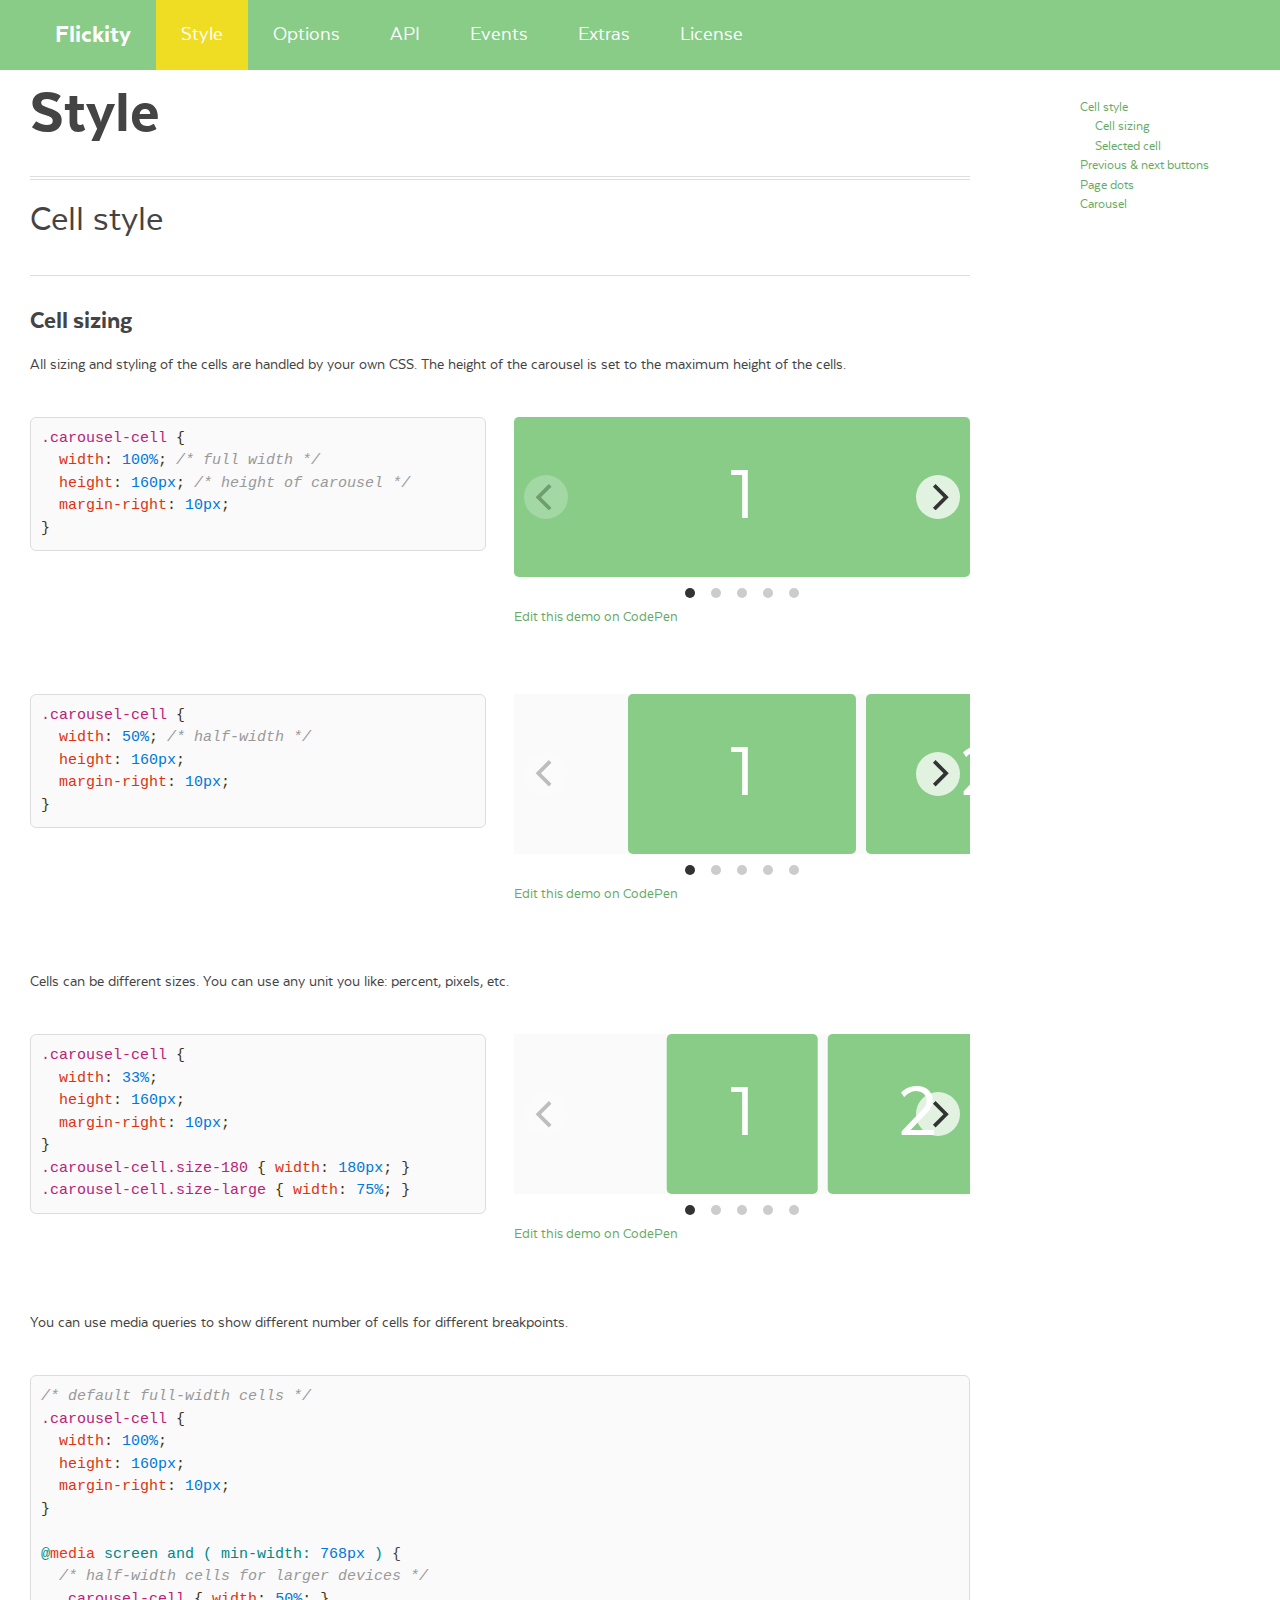
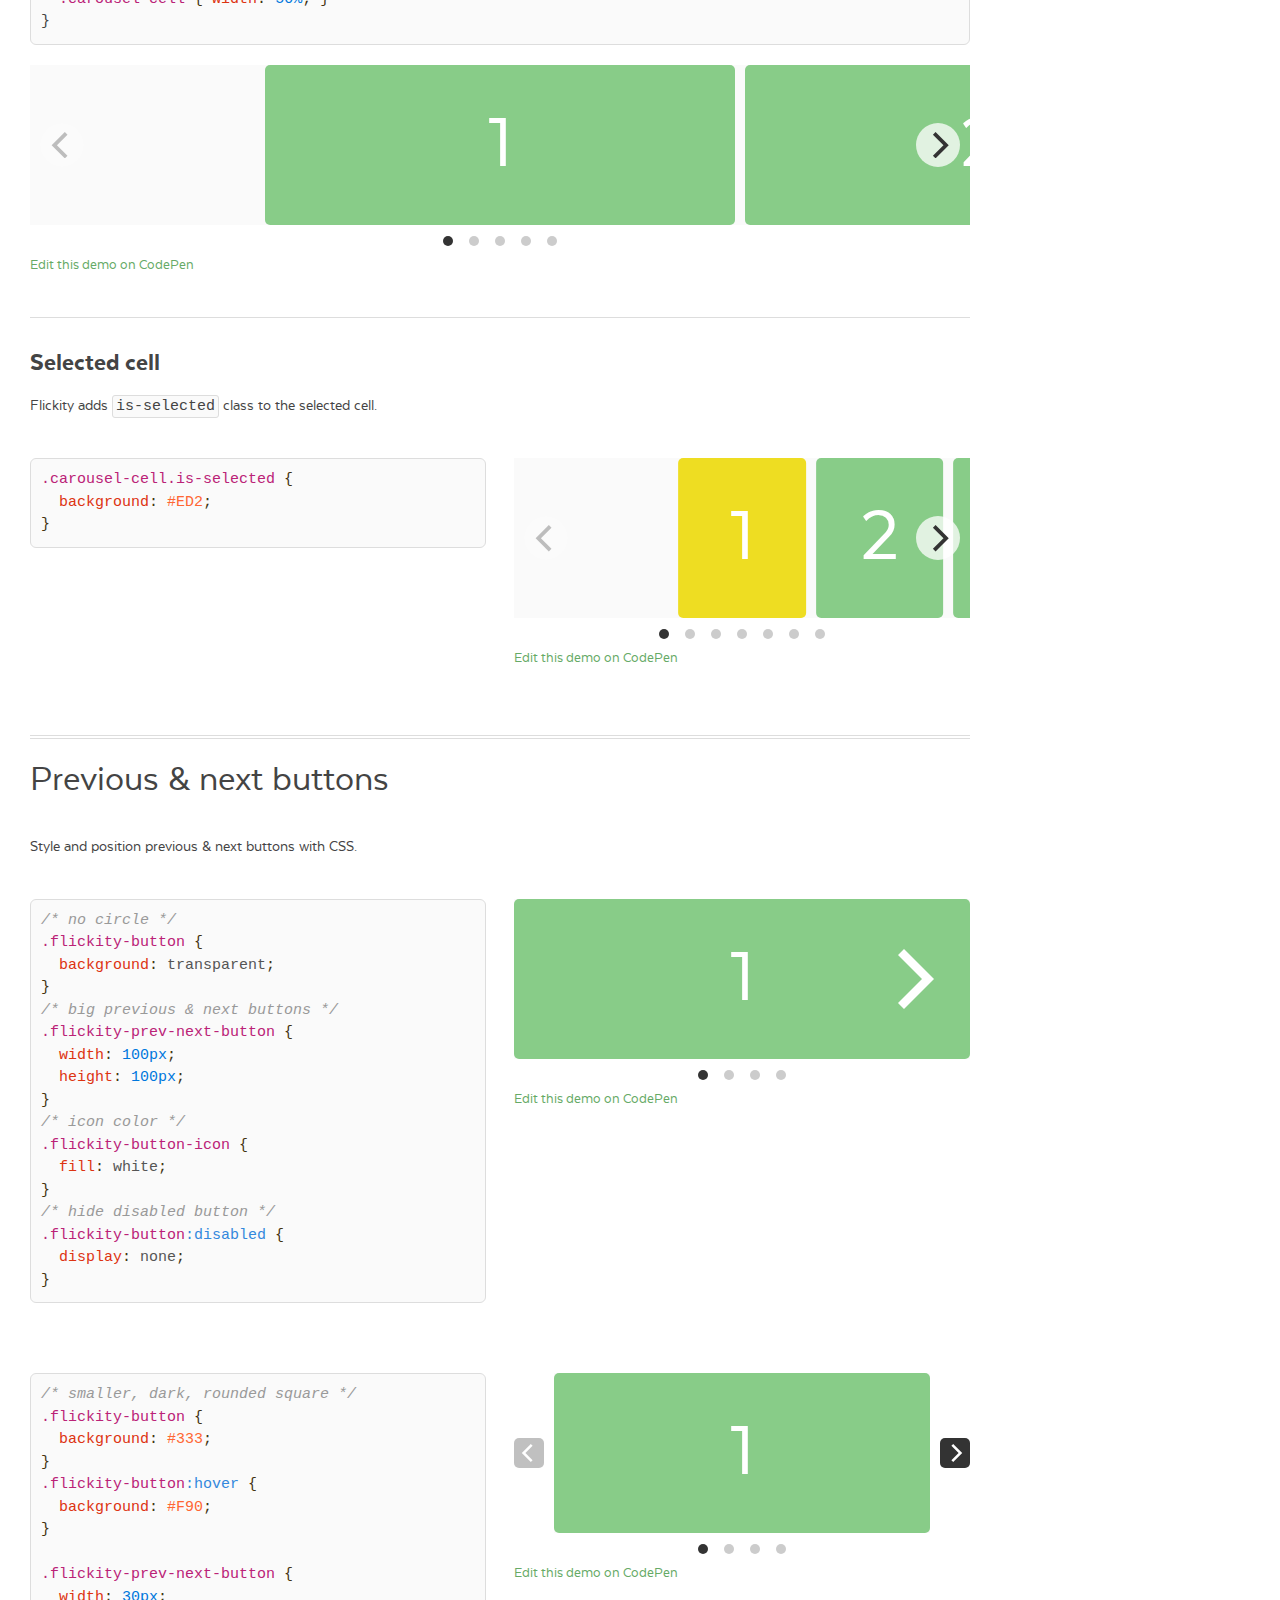
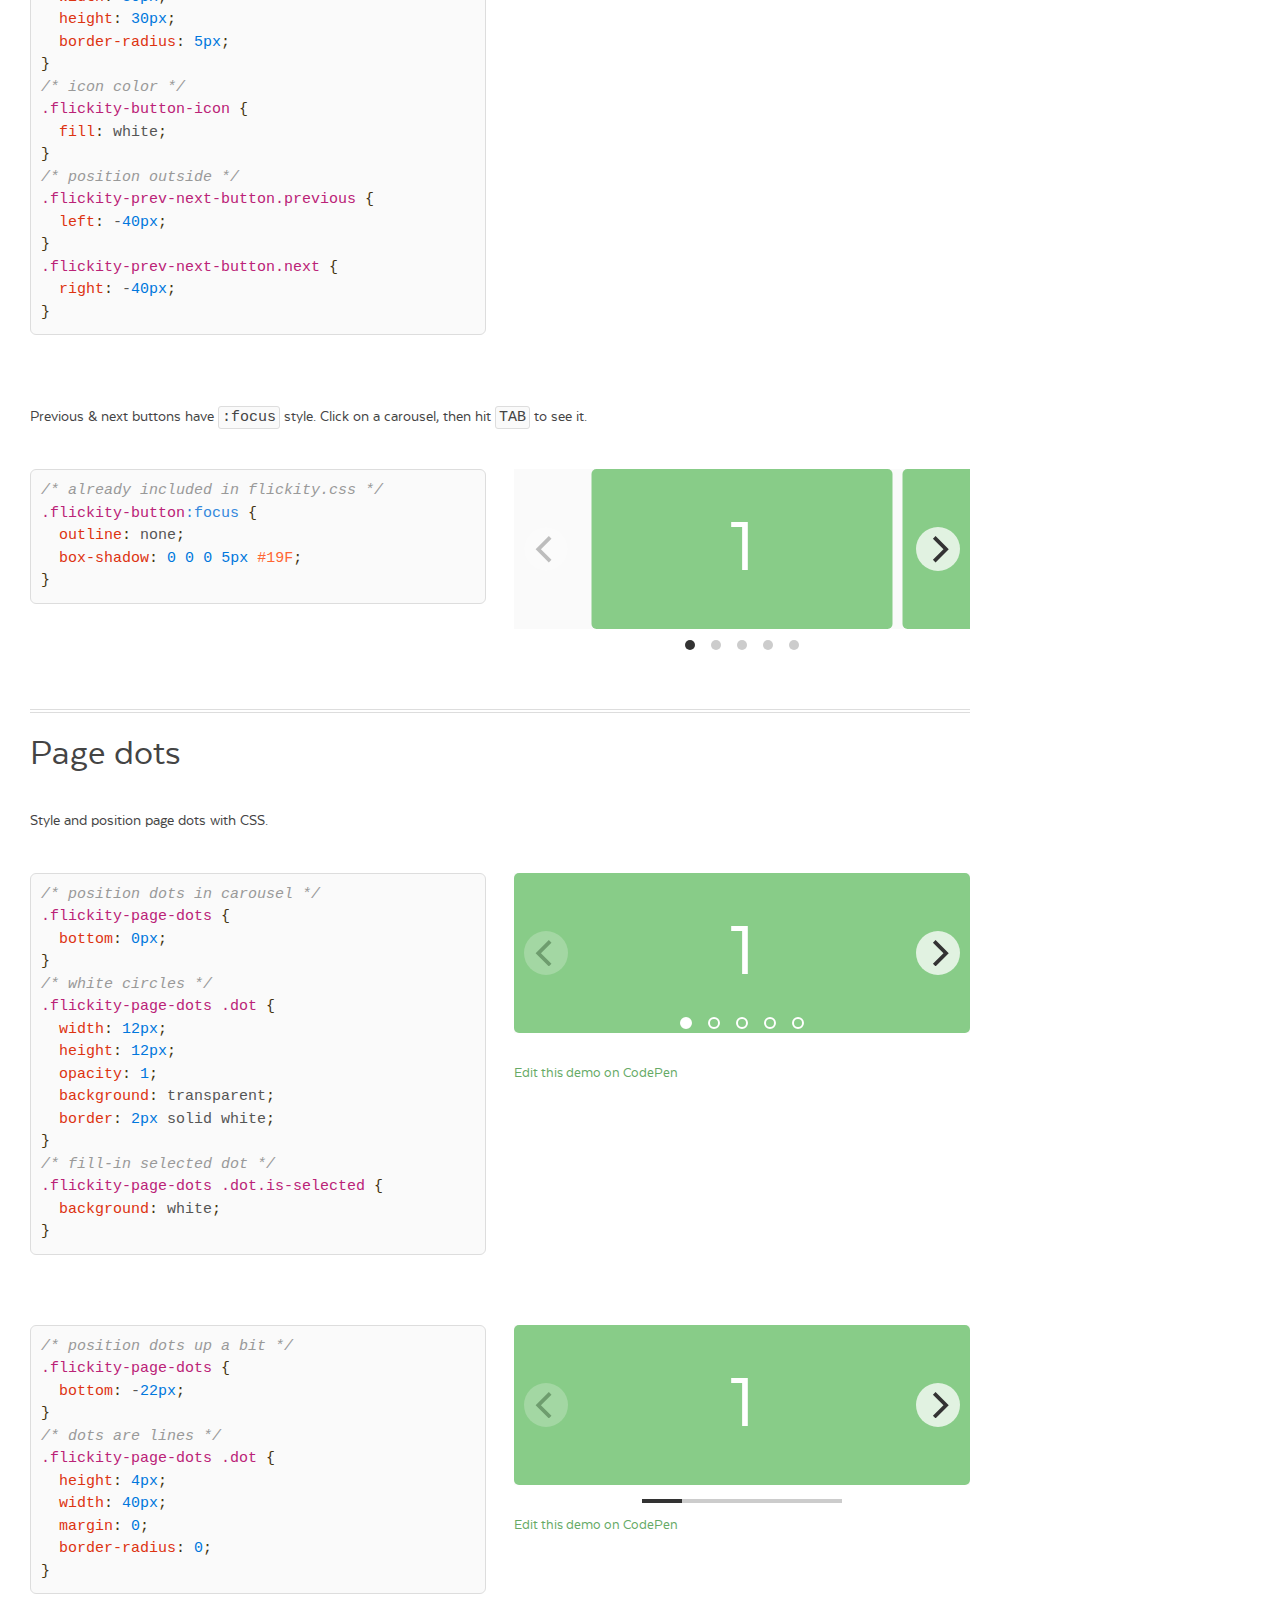
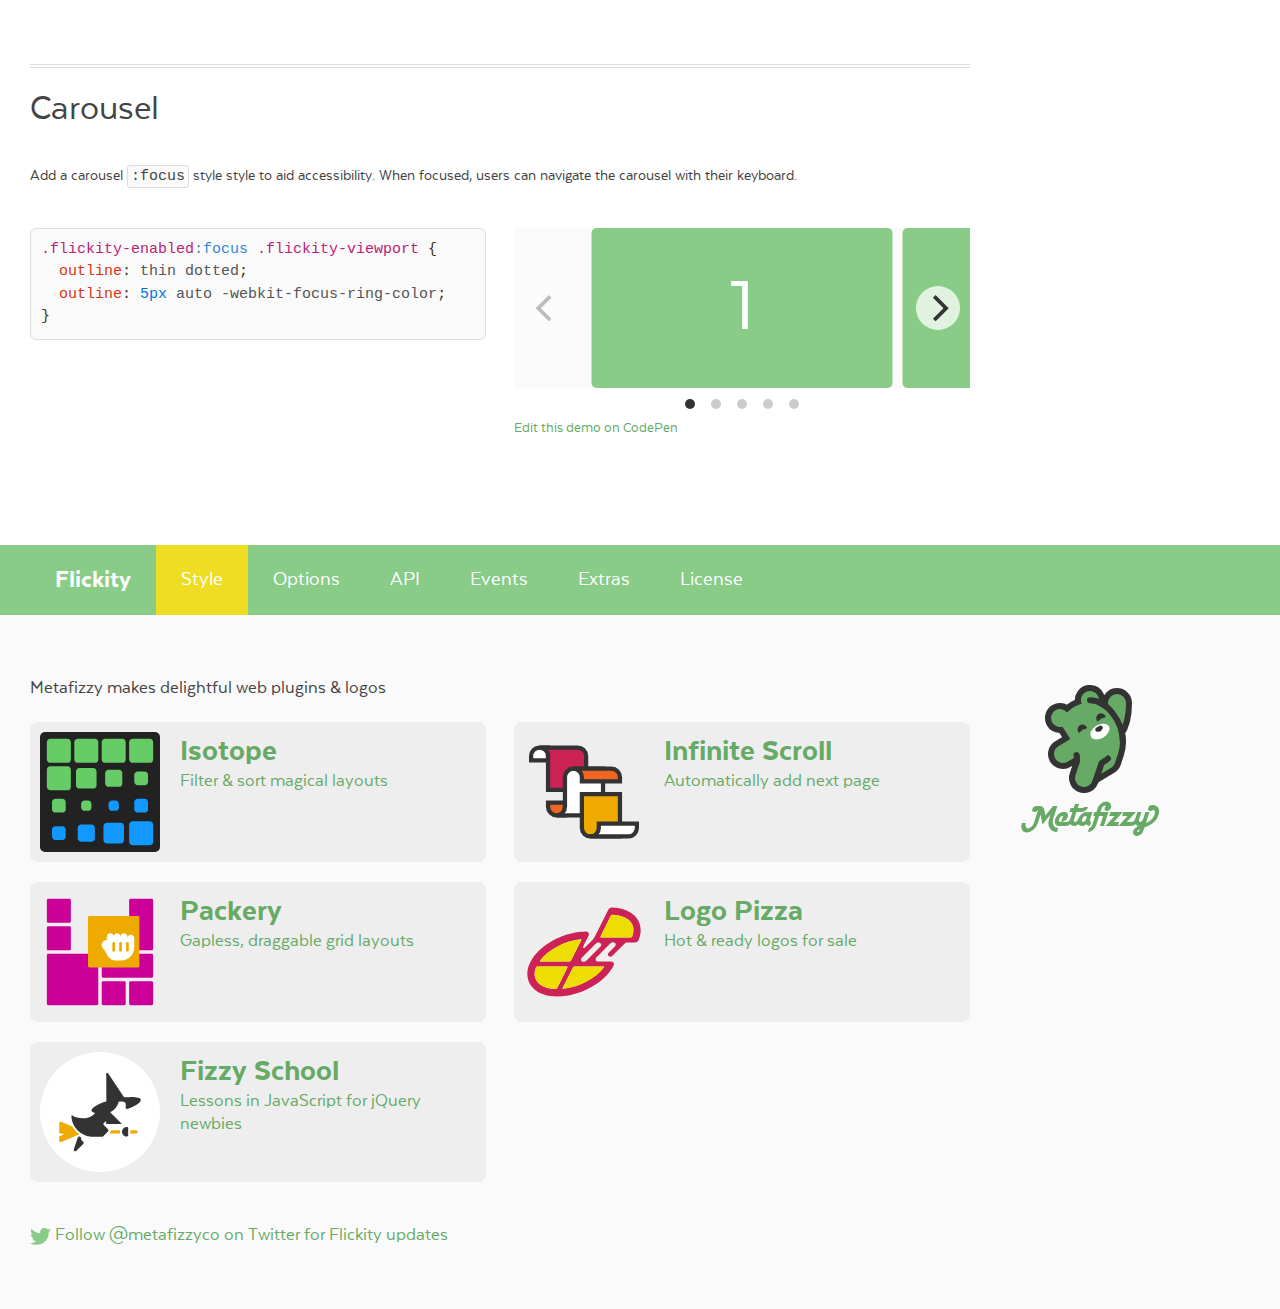
<file: flickity-docs/style.html>
<!doctype html>
<html lang="en" class="export">
<head>
  <meta charset="utf-8">
  <meta name="description" content="Touch, responsive, flickable carousels">
  <meta name="viewport" content="width=device-width">

  <title>Flickity &#xB7; Style</title>

    <link rel="stylesheet" href="css/flickity-docs.css?6" media="screen">

  <meta name="twitter:card" content="summary">
  <meta name="twitter:site" content="@metafizzyco">
  <meta name="twitter:url" content="https://flickity.metafizzy.co/style.html">
  <meta name="twitter:title" content="Flickity Style">
  <meta name="twitter:description" content="Touch, responsive, flickable carousels">

</head>
<body class="page--style">


<nav class="site-nav">
  <div class="container">
    <ul class="site-nav__list">
      <li class="site-nav__item site-nav__item--homepage"><a href=".">Flickity</a></li>
      <li class="site-nav__item site-nav__item--style"><a href="style.html">Style</a></li>
      <li class="site-nav__item site-nav__item--options"><a href="options.html">Options</a></li>
      <li class="site-nav__item site-nav__item--api"><a href="api.html">API</a></li>
      <li class="site-nav__item site-nav__item--events"><a href="events.html">Events</a></li>
      <li class="site-nav__item site-nav__item--extras"><a href="extras.html">Extras</a></li>
      <li class="site-nav__item site-nav__item--license"><a href="license.html">License</a></li>
    </ul>
  </div>
</nav>


<div class="main">
  <div class="container">
      <h1 class="page-title">Style</h1>


    <ul class="page-nav" data-js="page-nav">
<li class="page-nav__item page-nav__item--h2"><a href="#cell-style">Cell style</a></li>
<li class="page-nav__item page-nav__item--h3"><a href="#cell-sizing">Cell sizing</a></li>
<li class="page-nav__item page-nav__item--h3"><a href="#selected-cell">Selected cell</a></li>
<li class="page-nav__item page-nav__item--h2"><a href="#previous-next-buttons">Previous &amp; next buttons</a></li>
<li class="page-nav__item page-nav__item--h2"><a href="#page-dots">Page dots</a></li>
<li class="page-nav__item page-nav__item--h2"><a href="#carousel">Carousel</a></li>
</ul>


<h2 id="cell-style">Cell style</h2>

<h3 id="cell-sizing">Cell sizing</h3>

<p>All sizing and styling of the cells are handled by your own CSS. The height of the carousel is set to the maximum height of the cells.</p>

<div class="example duo">
  <div class="example__code duo__cell">
<pre><code class="css"><span class="class">.carousel-cell</span> <span class="rules">{
  <span class="rule"><span class="attribute">width</span>:<span class="value"> <span class="number">100%</span></span></span>; <span class="comment">/* full width */</span>
  <span class="rule"><span class="attribute">height</span>:<span class="value"> <span class="number">160px</span></span></span>; <span class="comment">/* height of carousel */</span>
  <span class="rule"><span class="attribute">margin-right</span>:<span class="value"> <span class="number">10px</span></span></span>;
}</span>
</code></pre>
  </div>
  <div class="example__demo duo__cell">
    <div class="carousel carousel--full-width" data-flickity="">
      <div class="carousel-cell"></div>
      <div class="carousel-cell"></div>
      <div class="carousel-cell"></div>
      <div class="carousel-cell"></div>
      <div class="carousel-cell"></div>
    </div>
    <p class="edit-demo">
        <a href="https://codepen.io/desandro/pen/dPdyJK">Edit this demo on CodePen</a>
    </p>
  </div>
</div>

<div class="example duo">
  <div class="example__code duo__cell">
<pre><code class="css"><span class="class">.carousel-cell</span> <span class="rules">{
  <span class="rule"><span class="attribute">width</span>:<span class="value"> <span class="number">50%</span></span></span>; <span class="comment">/* half-width */</span>
  <span class="rule"><span class="attribute">height</span>:<span class="value"> <span class="number">160px</span></span></span>;
  <span class="rule"><span class="attribute">margin-right</span>:<span class="value"> <span class="number">10px</span></span></span>;
}</span>
</code></pre>
  </div>
  <div class="example__demo duo__cell">
    <div class="carousel carousel--half-width" data-flickity="">
      <div class="carousel-cell"></div>
      <div class="carousel-cell"></div>
      <div class="carousel-cell"></div>
      <div class="carousel-cell"></div>
      <div class="carousel-cell"></div>
    </div>
    <p class="edit-demo">
        <a href="https://codepen.io/desandro/pen/gbvOvy">Edit this demo on CodePen</a>
    </p>
  </div>
</div>

<p>Cells can be different sizes. You can use any unit you like: percent, pixels, etc.</p>

<div class="example duo">
  <div class="example__code duo__cell">
<pre><code class="css"><span class="class">.carousel-cell</span> <span class="rules">{
  <span class="rule"><span class="attribute">width</span>:<span class="value"> <span class="number">33%</span></span></span>;
  <span class="rule"><span class="attribute">height</span>:<span class="value"> <span class="number">160px</span></span></span>;
  <span class="rule"><span class="attribute">margin-right</span>:<span class="value"> <span class="number">10px</span></span></span>;
}</span>
<span class="class">.carousel-cell</span><span class="class">.size-180</span> <span class="rules">{ <span class="rule"><span class="attribute">width</span>:<span class="value"> <span class="number">180px</span></span></span>; }</span>
<span class="class">.carousel-cell</span><span class="class">.size-large</span> <span class="rules">{ <span class="rule"><span class="attribute">width</span>:<span class="value"> <span class="number">75%</span></span></span>; }</span>
</code></pre>
  </div>
  <div class="example__demo duo__cell">
    <div class="carousel carousel--various-widths" data-flickity="">
      <div class="carousel-cell"></div>
      <div class="carousel-cell size-180"></div>
      <div class="carousel-cell size-large"></div>
      <div class="carousel-cell"></div>
      <div class="carousel-cell size-large"></div>
    </div>
    <p class="edit-demo">
        <a href="https://codepen.io/desandro/pen/raJNdm">Edit this demo on CodePen</a>
    </p>
  </div>
</div>

<p>You can use media queries to show different number of cells for different breakpoints.</p>

<div class="example">
  <div class="example__code">
<pre><code class="css"><span class="comment">/* default full-width cells */</span>
<span class="class">.carousel-cell</span> <span class="rules">{
  <span class="rule"><span class="attribute">width</span>:<span class="value"> <span class="number">100%</span></span></span>;
  <span class="rule"><span class="attribute">height</span>:<span class="value"> <span class="number">160px</span></span></span>;
  <span class="rule"><span class="attribute">margin-right</span>:<span class="value"> <span class="number">10px</span></span></span>;
}</span>

<span class="at_rule">@<span class="keyword">media</span> screen and ( min-width: <span class="number">768px</span> ) </span>{
  <span class="comment">/* half-width cells for larger devices */</span>
  <span class="class">.carousel-cell</span> <span class="rules">{ <span class="rule"><span class="attribute">width</span>:<span class="value"> <span class="number">50%</span></span></span>; }</span>
}
</code></pre>
  </div>
  <div class="example__demo">
    <div class="carousel carousel--media-queried" data-flickity="">
      <div class="carousel-cell"></div>
      <div class="carousel-cell"></div>
      <div class="carousel-cell"></div>
      <div class="carousel-cell"></div>
      <div class="carousel-cell"></div>
    </div>
    <p class="edit-demo">
        <a href="https://codepen.io/desandro/pen/azqbGV">Edit this demo on CodePen</a>
    </p>
  </div>
</div>

<h3 id="selected-cell">Selected cell</h3>

<p>Flickity adds <code>is-selected</code> class to the selected cell.</p>

<div class="example duo">
  <div class="example__code duo__cell">
<pre><code class="css"><span class="class">.carousel-cell</span><span class="class">.is-selected</span> <span class="rules">{
  <span class="rule"><span class="attribute">background</span>:<span class="value"> <span class="hexcolor">#ED2</span></span></span>;
}</span>
</code></pre>
  </div>
  <div class="example__demo duo__cell">
    <div class="carousel carousel--selected-cell carousel--show-several" data-flickity="">
      <div class="carousel-cell"></div>
      <div class="carousel-cell"></div>
      <div class="carousel-cell"></div>
      <div class="carousel-cell"></div>
      <div class="carousel-cell"></div>
      <div class="carousel-cell"></div>
      <div class="carousel-cell"></div>
    </div>
    <p class="edit-demo">
        <a href="https://codepen.io/desandro/pen/YPezvR">Edit this demo on CodePen</a>
    </p>
  </div>
</div>


<h2 id="previous-next-buttons">Previous &amp; next buttons</h2>

<p>Style and position previous &amp; next buttons with CSS.</p>

<div class="example duo">
  <div class="example__code duo__cell">
<pre><code class="css"><span class="comment">/* no circle */</span>
<span class="class">.flickity-button</span> <span class="rules">{
  <span class="rule"><span class="attribute">background</span>:<span class="value"> transparent</span></span>;
}</span>
<span class="comment">/* big previous &amp; next buttons */</span>
<span class="class">.flickity-prev-next-button</span> <span class="rules">{
  <span class="rule"><span class="attribute">width</span>:<span class="value"> <span class="number">100px</span></span></span>;
  <span class="rule"><span class="attribute">height</span>:<span class="value"> <span class="number">100px</span></span></span>;
}</span>
<span class="comment">/* icon color */</span>
<span class="class">.flickity-button-icon</span> <span class="rules">{
  <span class="rule"><span class="attribute">fill</span>:<span class="value"> white</span></span>;
}</span>
<span class="comment">/* hide disabled button */</span>
<span class="class">.flickity-button</span><span class="pseudo">:disabled</span> <span class="rules">{
  <span class="rule"><span class="attribute">display</span>:<span class="value"> none</span></span>;
}</span>
</code></pre>
  </div>
  <div class="example__demo duo__cell">
    <div class="carousel carousel--full-width carousel--prev-next-big-arrow" data-flickity="">
      <div class="carousel-cell"></div>
      <div class="carousel-cell"></div>
      <div class="carousel-cell"></div>
      <div class="carousel-cell"></div>
    </div>
    <p class="edit-demo">
        <a href="https://codepen.io/desandro/pen/EaQxpb">Edit this demo on CodePen</a>
    </p>
  </div>
</div>

<div class="example duo">
  <div class="example__code duo__cell">
<pre><code class="css"><span class="comment">/* smaller, dark, rounded square */</span>
<span class="class">.flickity-button</span> <span class="rules">{
  <span class="rule"><span class="attribute">background</span>:<span class="value"> <span class="hexcolor">#333</span></span></span>;
}</span>
<span class="class">.flickity-button</span><span class="pseudo">:hover</span> <span class="rules">{
  <span class="rule"><span class="attribute">background</span>:<span class="value"> <span class="hexcolor">#F90</span></span></span>;
}</span>

<span class="class">.flickity-prev-next-button</span> <span class="rules">{
  <span class="rule"><span class="attribute">width</span>:<span class="value"> <span class="number">30px</span></span></span>;
  <span class="rule"><span class="attribute">height</span>:<span class="value"> <span class="number">30px</span></span></span>;
  <span class="rule"><span class="attribute">border-radius</span>:<span class="value"> <span class="number">5px</span></span></span>;
}</span>
<span class="comment">/* icon color */</span>
<span class="class">.flickity-button-icon</span> <span class="rules">{
  <span class="rule"><span class="attribute">fill</span>:<span class="value"> white</span></span>;
}</span>
<span class="comment">/* position outside */</span>
<span class="class">.flickity-prev-next-button</span><span class="class">.previous</span> <span class="rules">{
  <span class="rule"><span class="attribute">left</span>:<span class="value"> -<span class="number">40px</span></span></span>;
}</span>
<span class="class">.flickity-prev-next-button</span><span class="class">.next</span> <span class="rules">{
  <span class="rule"><span class="attribute">right</span>:<span class="value"> -<span class="number">40px</span></span></span>;
}</span>
</code></pre>
  </div>
  <div class="example__demo duo__cell">
    <div class="carousel carousel--full-width carousel--prev-next-small-outside" data-flickity="">
      <div class="carousel-cell"></div>
      <div class="carousel-cell"></div>
      <div class="carousel-cell"></div>
      <div class="carousel-cell"></div>
    </div>
    <p class="edit-demo">
        <a href="https://codepen.io/desandro/pen/zxRYMP">Edit this demo on CodePen</a>
    </p>
  </div>
</div>

<p>Previous &amp; next buttons have <code>:focus</code> style. Click on a carousel, then hit <kbd>TAB</kbd> to see it.</p>

<div class="example duo">
  <div class="example__code duo__cell">
<pre><code class="css"><span class="comment">/* already included in flickity.css */</span>
<span class="class">.flickity-button</span><span class="pseudo">:focus</span> <span class="rules">{
  <span class="rule"><span class="attribute">outline</span>:<span class="value"> none</span></span>;
  <span class="rule"><span class="attribute">box-shadow</span>:<span class="value"> <span class="number">0</span> <span class="number">0</span> <span class="number">0</span> <span class="number">5px</span> <span class="hexcolor">#19F</span></span></span>;
}</span>
</code></pre>
  </div>
  <div class="example__demo duo__cell">
    <div class="carousel" data-flickity="">
      <div class="carousel-cell"></div>
      <div class="carousel-cell"></div>
      <div class="carousel-cell"></div>
      <div class="carousel-cell"></div>
      <div class="carousel-cell"></div>
    </div>
  </div>
</div>


<h2 id="page-dots">Page dots</h2>

<p>Style and position page dots with CSS.</p>

<div class="example duo">
  <div class="example__code duo__cell">
<pre><code class="css"><span class="comment">/* position dots in carousel */</span>
<span class="class">.flickity-page-dots</span> <span class="rules">{
  <span class="rule"><span class="attribute">bottom</span>:<span class="value"> <span class="number">0px</span></span></span>;
}</span>
<span class="comment">/* white circles */</span>
<span class="class">.flickity-page-dots</span> <span class="class">.dot</span> <span class="rules">{
  <span class="rule"><span class="attribute">width</span>:<span class="value"> <span class="number">12px</span></span></span>;
  <span class="rule"><span class="attribute">height</span>:<span class="value"> <span class="number">12px</span></span></span>;
  <span class="rule"><span class="attribute">opacity</span>:<span class="value"> <span class="number">1</span></span></span>;
  <span class="rule"><span class="attribute">background</span>:<span class="value"> transparent</span></span>;
  <span class="rule"><span class="attribute">border</span>:<span class="value"> <span class="number">2px</span> solid white</span></span>;
}</span>
<span class="comment">/* fill-in selected dot */</span>
<span class="class">.flickity-page-dots</span> <span class="class">.dot</span><span class="class">.is-selected</span> <span class="rules">{
  <span class="rule"><span class="attribute">background</span>:<span class="value"> white</span></span>;
}</span>
</code></pre>
  </div>
  <div class="example__demo duo__cell">
    <div class="carousel carousel--full-width carousel--o-dots" data-flickity="">
      <div class="carousel-cell"></div>
      <div class="carousel-cell"></div>
      <div class="carousel-cell"></div>
      <div class="carousel-cell"></div>
      <div class="carousel-cell"></div>
    </div>
    <p class="edit-demo">
        <a href="https://codepen.io/desandro/pen/EaQaYL">Edit this demo on CodePen</a>
    </p>
  </div>
</div>

<div class="example duo">
  <div class="example__code duo__cell">
<pre><code class="css"><span class="comment">/* position dots up a bit */</span>
<span class="class">.flickity-page-dots</span> <span class="rules">{
  <span class="rule"><span class="attribute">bottom</span>:<span class="value"> -<span class="number">22px</span></span></span>;
}</span>
<span class="comment">/* dots are lines */</span>
<span class="class">.flickity-page-dots</span> <span class="class">.dot</span> <span class="rules">{
  <span class="rule"><span class="attribute">height</span>:<span class="value"> <span class="number">4px</span></span></span>;
  <span class="rule"><span class="attribute">width</span>:<span class="value"> <span class="number">40px</span></span></span>;
  <span class="rule"><span class="attribute">margin</span>:<span class="value"> <span class="number">0</span></span></span>;
  <span class="rule"><span class="attribute">border-radius</span>:<span class="value"> <span class="number">0</span></span></span>;
}</span>
</code></pre>
  </div>
  <div class="example__demo duo__cell">
    <div class="carousel carousel--full-width carousel--line-dots" data-flickity="">
      <div class="carousel-cell"></div>
      <div class="carousel-cell"></div>
      <div class="carousel-cell"></div>
      <div class="carousel-cell"></div>
      <div class="carousel-cell"></div>
    </div>
    <p class="edit-demo">
        <a href="https://codepen.io/desandro/pen/ByYyao">Edit this demo on CodePen</a>
    </p>
  </div>
</div>


<h2 id="carousel">Carousel</h2>

<p>Add a carousel <code>:focus</code> style style to aid accessibility. When focused, users can navigate the carousel with their keyboard.</p>

<div class="example duo">
  <div class="example__code duo__cell">
<pre><code class="css"><span class="class">.flickity-enabled</span><span class="pseudo">:focus</span> <span class="class">.flickity-viewport</span> <span class="rules">{
  <span class="rule"><span class="attribute">outline</span>:<span class="value"> thin dotted</span></span>;
  <span class="rule"><span class="attribute">outline</span>:<span class="value"> <span class="number">5px</span> auto -webkit-focus-ring-color</span></span>;
}</span>
</code></pre>
  </div>
  <div class="example__demo duo__cell">
    <div class="carousel carousel--carousel-focus" data-flickity="">
      <div class="carousel-cell"></div>
      <div class="carousel-cell"></div>
      <div class="carousel-cell"></div>
      <div class="carousel-cell"></div>
      <div class="carousel-cell"></div>
    </div>
    <p class="edit-demo">
        <a href="https://codepen.io/desandro/pen/RNQOGm">Edit this demo on CodePen</a>
    </p>
  </div>
</div>


  </div>
</div>

<nav class="site-nav">
  <div class="container">
    <ul class="site-nav__list">
      <li class="site-nav__item site-nav__item--homepage"><a href=".">Flickity</a></li>
      <li class="site-nav__item site-nav__item--style"><a href="style.html">Style</a></li>
      <li class="site-nav__item site-nav__item--options"><a href="options.html">Options</a></li>
      <li class="site-nav__item site-nav__item--api"><a href="api.html">API</a></li>
      <li class="site-nav__item site-nav__item--events"><a href="events.html">Events</a></li>
      <li class="site-nav__item site-nav__item--extras"><a href="extras.html">Extras</a></li>
      <li class="site-nav__item site-nav__item--license"><a href="license.html">License</a></li>
    </ul>
  </div>
</nav>

<footer class="site-footer">

  <div class="container">

    <p class="site-footer__copy">Metafizzy makes delightful web plugins &amp; logos</p>

    <div class="showcase">
    
      <ul class="showcase-item-list">
          <li class="showcase-item">
            <a class="showcase-item__link" href="https://isotope.metafizzy.co">
              <div class="showcase-item__image">
                  <svg class="isotope-illo" xmlns="http://www.w3.org/2000/svg" viewbox="0 0 350 350" width="100" height="100">
                    <path class="isotope-illo__color1" fill="#6C6" d="M80 170H30c-6 0-10-5-10-10v-50c0-6 5-10 10-10h50c6 0 10 5 10 10v50C90 166 86 170 80 170z"/>
                    <path class="isotope-illo__color1" fill="#6C6" d="M80 90H30c-6 0-10-5-10-10V30c0-6 5-10 10-10h50c6 0 10 5 10 10v50C90 86 86 90 80 90z"/>
                    <path class="isotope-illo__color1" fill="#6C6" d="M160 90h-50c-6 0-10-5-10-10V30c0-6 5-10 10-10h50c6 0 10 5 10 10v50C170 86 166 90 160 90z"/>
                    <path class="isotope-illo__color1" fill="#6C6" d="M240 90h-50c-6 0-10-5-10-10V30c0-6 5-10 10-10h50c6 0 10 5 10 10v50C250 86 246 90 240 90z"/>
                    <path class="isotope-illo__color1" fill="#6C6" d="M320 90h-50c-6 0-10-5-10-10V30c0-6 5-10 10-10h50c6 0 10 5 10 10v50C330 86 326 90 320 90z"/>
                    <path class="isotope-illo__color1" fill="#6C6" d="M155 165h-40c-6 0-10-5-10-10v-40c0-6 5-10 10-10h40c6 0 10 5 10 10v40 C165 161 161 165 155 165z"/>
                    <path class="isotope-illo__color1" fill="#6C6" d="M230 160h-30c-6 0-10-5-10-10v-30c0-6 5-10 10-10h30c6 0 10 5 10 10v30 C240 156 236 160 230 160z"/>
                    <path class="isotope-illo__color1" fill="#6C6" d="M305 155h-20c-6 0-10-5-10-10v-20c0-6 5-10 10-10h20c6 0 10 5 10 10v20 C315 151 311 155 305 155z"/>
                    <path class="isotope-illo__color1" fill="#6C6" d="M65 235H45c-6 0-10-5-10-10v-20c0-6 5-10 10-10h20c6 0 10 5 10 10v20C75 231 71 235 65 235z"/>
                    <path class="isotope-illo__color1" fill="#6C6" d="M140 230h-10c-6 0-10-5-10-10v-10c0-6 5-10 10-10h10c6 0 10 5 10 10v10 C150 226 146 230 140 230z"/>
                    <path class="isotope-illo__color2" fill="#19F" d="M305 235h-20c-6 0-10-5-10-10v-20c0-6 5-10 10-10h20c6 0 10 5 10 10v20 C315 231 311 235 305 235z"/>
                    <path class="isotope-illo__color2" fill="#19F" d="M65 315H45c-6 0-10-5-10-10v-20c0-6 5-10 10-10h20c6 0 10 5 10 10v20C75 311 71 315 65 315z"/>
                    <path class="isotope-illo__color2" fill="#19F" d="M150 320h-30c-6 0-10-5-10-10v-30c0-6 5-10 10-10h30c6 0 10 5 10 10v30 C160 316 156 320 150 320z"/>
                    <path class="isotope-illo__color2" fill="#19F" d="M220 230h-10c-6 0-10-5-10-10v-10c0-6 5-10 10-10h10c6 0 10 5 10 10v10 C230 226 226 230 220 230z"/>
                    <path class="isotope-illo__color2" fill="#19F" d="M235 325h-40c-6 0-10-5-10-10v-40c0-6 5-10 10-10h40c6 0 10 5 10 10v40 C245 321 241 325 235 325z"/>
                    <path class="isotope-illo__color2" fill="#19F" d="M320 330h-50c-6 0-10-5-10-10v-50c0-6 5-10 10-10h50c6 0 10 5 10 10v50 C330 326 326 330 320 330z"/>
                  </svg>
              </div>
              <div class="showcase-item__text">
                <h3 class="showcase-item__title">Isotope</h3>
                <p class="showcase-item__description">Filter &amp; sort magical layouts</p>
              </div>
            </a>
          </li>
    
          <li class="showcase-item">
            <a class="showcase-item__link" href="https://infinite-scroll.com">
              <div class="showcase-item__image">
                  <svg class="infinite-scroll-illo" xmlns="http://www.w3.org/2000/svg" viewbox="0 0 520 520" width="200" height="200">
                    <path class="infinite-scroll-illo__page infinite-scroll-illo__page--back" d="M90,110H10V90c0-22,18-40,40-40h40V110z"/>
                    <path class="infinite-scroll-illo__page infinite-scroll-illo__page--front1" d="M270,90L270,90c0-22-18-40-40-40h0H50h0c22,0,40,18,40,40v0v0v160h180V90z"/>
                    <path class="infinite-scroll-illo__page infinite-scroll-illo__page--front2" d="M170,330v-20H90v20v0c0,22,18,40,40,40h0h40V330z"/>
                    <path class="infinite-scroll-illo__page infinite-scroll-illo__page--back" d="M350,150H210c-22,0-40,18-40,40v140v0c0,22-18,40-40,40h0h220V150z"/>
                    <path class="infinite-scroll-illo__page infinite-scroll-illo__page--front3" d="M430,470V270H250v160c0,22,18,40,40,40H430z"/>
                    <path class="infinite-scroll-illo__page infinite-scroll-illo__page--front2" d="M250,190v20h180v-20c0-22-18-40-40-40H210h0C232,150,250,168,250,190L250,190z"/>
                    <path class="infinite-scroll-illo__page infinite-scroll-illo__page--back" d="M330,410v20v0c0,22-18,40-40,40h0h180c22,0,40-18,40-40v-20H330z"/>
                  </svg>
              </div>
              <div class="showcase-item__text">
                <h3 class="showcase-item__title">Infinite Scroll</h3>
                <p class="showcase-item__description">Automatically add next page</p>
              </div>
            </a>
          </li>
    
    
          <li class="showcase-item">
            <a class="showcase-item__link" href="https://packery.metafizzy.co">
              <div class="showcase-item__image">
                  <svg class="packery-illo" xmlns="http://www.w3.org/2000/svg" viewbox="0 0 700 700" width="100" height="100">
                    <path class="packery-illo__item" fill="#C09" d="M172 180H48c-4 0-8-4-8-8V48c0-4 4-8 8-8h124c4 0 8 4 8 8v124C180 176 176 180 172 180z"/>
                    <path class="packery-illo__item" fill="#C09" d="M172 340H48c-4 0-8-4-8-8V208c0-4 4-8 8-8h124c4 0 8 4 8 8v124C180 336 176 340 172 340z"/>
                    <path class="packery-illo__item" fill="#C09" d="M492 660H368c-4 0-8-4-8-8V528c0-4 4-8 8-8h124c4 0 8 4 8 8v124C500 656 496 660 492 660z"/>
                    <path class="packery-illo__item" fill="#C09" d="M652 660H528c-4 0-8-4-8-8V528c0-4 4-8 8-8h124c4 0 8 4 8 8v124C660 656 656 660 652 660z"/>
                    <path class="packery-illo__item" fill="#C09" d="M652 500H368c-4 0-8-4-8-8V368c0-4 4-8 8-8h284c4 0 8 4 8 8v124C660 496 656 500 652 500z"/>
                    <path class="packery-illo__item" fill="#C09" d="M332 660H48c-4 0-8-4-8-8V368c0-4 4-8 8-8h284c4 0 8 4 8 8v284C340 656 336 660 332 660z"/>
                    <path class="packery-illo__item" fill="#C09" d="M652 340H528c-4 0-8-4-8-8V48c0-4 4-8 8-8h124c4 0 8 4 8 8v284C660 336 656 340 652 340z"/>
                    <path class="packery-illo__draggie" fill="#EA0" d="M572 440H288c-4 0-8-4-8-8V148c0-4 4-8 8-8h284c4 0 8 4 8 8v284C580 436 576 440 572 440z"/>
                    <g>
                      <path class="packery-illo__hand" fill="white" d="M530 250c-11 0-20 9-20 20v-10c0-11-9-20-20-20s-20 9-20 20c0-11-9-20-20-20s-20 9-20 20c0-11-9-20-20-20
                        s-20 9-20 20v20c-17 0-30 13-30 30c0 11 6 20 14 25l19 35c10 18 30 30 51 30h28
                        c43 0 78-35 78-78V270C550 259 541 250 530 250z"/>
                      <line class="packery-illo__hand-line" stroke="#EA0" fill="none" stroke-width="16" stroke-linecap="round" x1="430" y1="300" x2="430" y2="340"/>
                      <line class="packery-illo__hand-line" stroke="#EA0" fill="none" stroke-width="16" stroke-linecap="round" x1="470" y1="300" x2="470" y2="340"/>
                      <line class="packery-illo__hand-line" stroke="#EA0" fill="none" stroke-width="16" stroke-linecap="round" x1="510" y1="300" x2="510" y2="340"/>
                    </g>
                  </svg>
              </div>
              <div class="showcase-item__text">
                <h3 class="showcase-item__title">Packery</h3>
                <p class="showcase-item__description">Gapless, draggable grid layouts</p>
              </div>
            </a>
          </li>
    
          <li class="showcase-item">
            <a class="showcase-item__link" href="http://logo.pizza">
              <div class="showcase-item__image">
                  <svg class="logo-pizza-illo" xmlns="http://www.w3.org/2000/svg" viewbox="0 0 700 700" width="100" height="100">
                    <path class="logo-pizza-illo__outline" fill="#C25" d="M513 91c-9-0-17 5-21 12l-80 160c-3 5-6 10-11 15l-47 47
                      c-5 5-12-1-9-7l32-64c5-11-2-23-14-23h-0c-121 0-268 70-327 180
                      C-9 497 35 609 196 609c138 0 279-85 327-180v0c5-11-2-23-14-23h-77c-13 0-19-15-10-24
                      l81-81c5-5 11-8 18-8l0 0c13 0 19 15 10 24L494 354c-6 6-6 14 0 20c3 3 6 4 10 4
                      c4 0 7-1 10-4l80-80h53c9 0 17-5 21-13C707 190 656 97 513 91z M334 281l-59 117
                      c-2 5-7 8-13 8H97c-4 0-6-4-3-7c49-64 143-114 236-124C333 275 335 278 334 281z
                       M70 441c2-4 6-7 10-7h168c4 0 7 4 5 8l-59 118c-2 4-6 6-11 6
                      C106 565 38 521 70 441z M466 441c-49 64-143 114-236 124c-3 0-6-3-4-6l59-117
                      c2-5 7-8 13-8h166C466 434 468 438 466 441z M446 318l-81 81c-5 5-11 8-18 8l0 0
                      c-13 0-19-15-10-24l81-81c5-5 11-8 18-8l0 0C449 294 455 309 446 318z M447 258L506 139
                      c2-4 6-7 11-6c101 7 140 60 114 126c-2 4-6 7-10 7H452C448 266 445 262 447 258z"/>
                    <path class="logo-pizza-illo__slice" fill="#ED0" d="M334 281l-59 117c-2 5-7 8-13 8H97c-4 0-6-4-3-7
                      c49-64 143-114 236-124C333 275 335 278 334 281z"/>
                    <path class="logo-pizza-illo__slice" fill="#ED0" d="M70 441c2-4 6-7 10-7h168c4 0 7 4 5 8l-59 118c-2 4-6 6-11 6
                      C106 565 38 521 70 441z"/>
                    <path class="logo-pizza-illo__slice" fill="#ED0" d="M466 441c-49 64-143 114-236 124c-3 0-6-3-4-6l59-117
                      c2-5 7-8 13-8h166C466 434 468 438 466 441z"/>
                    <path class="logo-pizza-illo__slice" fill="#ED0" d="M447 258L506 139c2-4 6-7 11-6c101 7 140 60 114 126c-2 4-6 7-10 7H452
                      C448 266 445 262 447 258z"/>
                  </svg>
              </div>
              <div class="showcase-item__text">
                <h3 class="showcase-item__title">Logo Pizza</h3>
                <p class="showcase-item__description">Hot &amp; ready logos for sale</p>
              </div>
            </a>
          </li>
    
          <li class="showcase-item">
            <a class="showcase-item__link" href="http://fizzy.school">
              <div class="showcase-item__image">
                  <svg class="witchie-logo" xmlns="http://www.w3.org/2000/svg" viewbox="0 0 1000 1000" width="200" height="200">
                    <circle class="witchie-logo__moon" fill="white" cx="500" cy="500" r="500"/>
                    <path class="witchie-logo__broom" fill="#EA0" d="M582 675a35 35 0 0 0 8-20 3 3 0 0 1 3-2h71a3 3 0 0 1 3 3 59 59 0 0 0 0 20 3 3 0 0 1-3 3h-79A3 3 0 0 1 582 675Zm219 4a13 13 0 0 0 13-14c-1-7-7-12-14-12h-44a3 3 0 0 0-3 3v21a3 3 0 0 0 3 3ZM299 660a203 203 0 0 1-27-36 8 8 0 0 0-4-3L178 582a13 13 0 0 0-18 12v77a8 8 0 0 0 8 8h22a5 5 0 0 1 2 10L164 703a8 8 0 0 0-4 7v28a13 13 0 0 0 18 12l146-63a3 3 0 0 0 1-5A197 197 0 0 1 299 660Z"/>
                    <path class="witchie-logo__dress" fill="#333" d="M326 705h4a13 13 0 0 1 13 13v8a13 13 0 0 0 4 9l13 13a13 13 0 0 1 0 19l-56 56c-10 10-26-0-22-13L314 714A13 13 0 0 1 326 705Zm397-79c-27 0-47 26-37 54 3 7 11 16 17 19a42 42 0 0 0 19 5 38 38 0 0 0 7-1 8 8 0 0 0 6-8v-62a8 8 0 0 0-6-8 38 38 0 0 0-7-1M840 397c-3-15-33-23-77-23a521 521 0 0 0-59 4 5 5 0 0 1-5-2L567 177a8 8 0 0 0-7-4 8 8 0 0 0-8 8l1 227a5 5 0 0 1-4 5c-74 24-123 55-119 76 2 8 11 14 26 18a3 3 0 0 1 1 4l-11 11c-20 20-56 30-92 30-31 0-63-8-84-23a5 5 0 0 0-3-1 5 5 0 0 0-5 5c0 78 68 173 183 173h75a10 10 0 0 0 7-3l38-38a16 16 0 0 0 0-23l-34-34a10 10 0 0 1 0-14l15-15a3 3 0 0 1 5 2v15a5 5 0 0 0 5 5H674a4 4 0 0 0 3-7l-90-90a3 3 0 0 1 1-4c34-19 59-49 67-84a3 3 0 0 1 2-2c6-1 12-1 17-1 22 0 37 5 39 14 1 6 3 11 2 17-5 17 1 31 8 31a6 6 0 0 0 2-0C797 448 845 419 840 397Z"/>
                  </svg>
              </div>
              <div class="showcase-item__text">
                <h3 class="showcase-item__title">Fizzy School</h3>
                <p class="showcase-item__description">Lessons in JavaScript for jQuery newbies</p>
              </div>
            </a>
          </li>
    
      </ul> 
    
    </div>

    <p class="site-footer__copy">
      <a href="https://twitter.com/metafizzyco">
        <svg class="twitter-logo" xmlns="http://www.w3.org/2000/svg" viewbox="0 0 512 512" width="30" height="30">
          <path d="M512 97c-19 8-39 14-60 16 22-13 38-34 46-58-20 12-43 21-67 25-19-19-46-32-77-32-58 0-117 52-102 129-87-4-165-46-216-110-24 40-19 107 32 140-17 0-33-5-48-13v1c0 51 36 93 84 103-15 4-34 5-47 2 13 42 52 72 98 73-47 36-96 49-155 44 46 30 102 47 161 47 197 0 306-168 299-312 20-15 38-34 52-55z"/>
        </svg>
        Follow @metafizzyco on Twitter for Flickity updates
      </a>
    </p>

    <div class="mfzy-brand">
      <a class="mfzy-brand__link" href="https://metafizzy.co">
        <svg class="mfzy-logo" xmlns="http://www.w3.org/2000/svg" xmlns:xlink="http://www.w3.org/1999/xlink" viewbox="0 0 144 144" width="36" height="36">
          <title>Metafizzy logo</title>
          <defs>
            <path id="mfzy-logo__body" d="M 120 24 a 12 12 0 0 0-24 0 a 72 72 0 0 1 -1 11
              a 40 40 0 0 0 -13 -8.5 A 12 12 0 1 0 61.1 25.1 c -8 2 -14 6 -19.6 11.6 
              A 12 12 0 1 0 35.3 55.5 L 45.8 72.1 l -16 9.6 A 12 12 0 0 0 42.2 102.3
              L 58 92.8 a 20 20 0 0 1 -0.2 11.9 l -5.2 15.5 a 12 12 0 0 0 22.8 7.6
              l 1.1 -3.3 l 23.7 -14.2 a 12 12 0 0 0 5.2 -6.5 l 4 -12 A 50 50 0 0 0 111.9 76
              a 52 52 0 0 0 -1.6 -12.8 C 115 57 120 44 120 24Z"/>
            <path id="mfzy-logo__eye" d="M 0 6.5 a 6.5 6.5 0 0 1 13 0 c 0 3.5 -3 0.5 -6.5 0.5 s -6.5 3 -6.5 -0.5 Z"/>
            <clippath id="mfzy-logo__body-clip">
              <use xlink:href="#mfzy-logo__body"/>
            </clippath>
          </defs>
          <use class="mfzy-logo__body-outline" xlink:href="#mfzy-logo__body" fill="#333" stroke="#333" stroke-width="16"/>
          <use class="mfzy-logo__body-fill" xlink:href="#mfzy-logo__body"/>
          <g class="mfzy-logo__stripes" clip-path="url(#mfzy-logo__body-clip)">
            <rect fill="#E62" x="16" width="120" height="138"/>
            <path fill="#C25" d="M96 24L16 72V0h80v24z"/>
            <path fill="#EA0" d="M116 70L16 130v-26l95-57 5 23z"/>
            <path fill="#19F" d="M136 138H16v-8l120-72v80z"/>
          </g>
          <path class="mfzy-logo__cut-ins" stroke="#333" fill="none" stroke-linecap="round" stroke-linejoin="round" stroke-width="8" d="M 72 20.4 c 23 0 44 29 44 56
            M 54 103.4 a 16 16 0 0 0 0 -10
            M 96 98 c -2 2 -8 6 -8.5,6 l -8.4 25.1"/>
          <g transform="translate(53 57) rotate(-31)">
            <ellipse class="mfzy-logo__snout" cx="25" cy="21" rx="14" ry="9" fill="#FFF"/>
            <use class="mfzy-logo__feature" xlink:href="#mfzy-logo__eye" fill="#333"/>
            <use class="mfzy-logo__feature" xlink:href="#mfzy-logo__eye" fill="#333" transform="translate(29 0)"/>
            <path class="mfzy-logo__feature" d="M 28.6 14 a 3 3 0 0 1 1.3 5.6 l -2.6 1.2 a 3 3 0 0 1 -2.6 0
              l -2.6 -1.2 a 3 3 0 0 1 1.3 -5.6 Z" fill="#333"/>
          </g>
        </svg>
        <svg class="mfzy-wordmark" xmlns="http://www.w3.org/2000/svg" viewbox="0 0 280 80" fill="none" stroke="#333" width="140" height="40">
          <g transform="skewX(-18)">
            <path stroke-width="8" d="M38 20h6c4 0 7 2 9 6l9 18l12-24h2v22
            a20 22 0 0 0 20 22M48 22v28a12 15 0 0 1-24 0M98 44a6 6 0 0 0 0-12h-2
            a8 10 0 0 0 0 20h14a8 10 0 0 0 8-10M118 12v30a8 10 0 0 0 16 0M150 36
            q-4-4-8-4a8 10 0 1 0 8 10m0-14v14a8 10 0 0 0 8 10M184 20a9 9 0 0 0-18 0
            v34a8 10 0 0 1-8 10M158 32h24v24M190 32h18l-12 20h18M216 32h18l-12 20h18
            a8 10 0 0 0 8-10m0-14v14a8 10 0 0 0 16 0m0-14v38a6 6 0 0 1-12 0
            c0-12 32-8 32-32c0-10-6-16-15-16M108 24h24a6 6 0 0 0 6-6M102 38h-4"/>
            <g stroke-width="6">
              <circle cx="38" cy="22" r="3"/>
              <circle cx="182" cy="20" r="3"/>
              <circle cx="269" cy="20" r="3"/>
            </g>
          </g>
        </svg>
      </a>
    </div>

  </div>

</footer>

  <script src="js/flickity-docs.min.js?2"></script>


</body>
</html>
</file>
<file: style/webstyle.css>
*{
    margin: 0;
    padding: 0;
}

/* -------- main section style ------------- */

#main
{
    background:linear-gradient(rgba(17, 123, 209, 0.89),rgba(13, 132, 211, 0.212)) ,url("../images/anastase-maragos-FP7cfYPPUKM-unsplash.jpg");
    width: 100%;
    background-size: cover;
    
}
.header
{
    width: 100%;
    display: flex;
    justify-content: space-around;
    padding-top: 20px;
    position: fixed;
    top: 0;
    left: 0;
    z-index: 50;
}
.activeheader
{
    background: rgba(22, 214, 204, 0.896);
    padding-top: 20px;
    padding-bottom: 10px;
    transition: all .5s;
    
}
.activeLogo
{
    background: #fff;
    padding: 5px;
    border-radius: 10px;
}
.logo
{
    display: flex;
   
    
}
.logo p
{
    color: #fff;
    font-style: italic;
    font-size: 30px;
    
}
.logo a:hover
{
    text-decoration: none;
}
.logo img
{
    height:45px ;
    margin-right: 20px;
    
}
.hiddenlinks
{
    display: none;
    
}

.links
{
    margin-top: 10px;
    
}
.inner-links ul li
{
    display: inline-block;
    text-align: center;
    font-size: 18px;
    margin-right: 20px;
}
.inner-links ul li a
{
    text-decoration: none;
    color: #fff;
}
.inner-links ul li a:hover
{
    color: rgba(0, 0, 0, 0.678);
}



.header-btn .Signup-btn
{
    width: 130px;
    padding:10px;
    border: none;
    background: #fff;
    color: #000;
    cursor: pointer;
    border-radius: 10px;
    outline: none;
}

.header-menubtn img
{
   height: 40px;
   display: none;
   cursor: pointer;
}
.main-row
{
    display: flex;
    width: 90%;
    margin:auto;
    padding-top: 180px;
    padding-bottom: 60px;
}
.mainleft-col
{
    width: 50%;
    text-align: center;
}
.mainleft-col img
{
    width:330px;
    animation-name: Zoomanimation;
    animation-duration: .8s;
    animation-direction: normal;
    animation-iteration-count: initial;
   
}
@keyframes Zoomanimation
{
    0%{
        
        margin-top: 120px;
        opacity: 0;
    }
    100%{
        
        margin-top: 0px;
        opacity: 1;
    }
}
.mainright-col
{
    width: 50%;
    padding-top: 50px;
    color: #fff;

    animation-name: Transform;
    animation-duration: 1s;
    animation-direction: normal;
    animation-iteration-count: initial;
    transition: all .5s;
}
@keyframes Transform
{
    0%{
        margin-top: 40px;
        opacity: 0;
    }
    100%{
        margin-top: 0px;
        opacity: 1;
    }
}
.mainright-col h5
{
    font-size: 50px;
    margin-bottom: 30px;
}
.mainright-col .store-btn
{
    
   padding: 10px;
    border: none;
    background: linear-gradient(rgb(11, 241, 172),rgb(26, 151, 182));
    color: #fff;
   display: flex;
   align-items: center;
   font-size: 20px;
   margin-right: 20px;
   border-radius: 10px;
   transition: all .2s;
   outline: none;
}
.mainright-col .store-btn:hover
{
    background:#fff ;
    color: #000;
}
.mainright-col .store-btn i
{
   
  font-size: 30px;
  margin-right: 10px;
  transition: all .4s;
}
.mainright-col .store-btn:hover i
{
    transform: rotateY(360deg);
}
.store-buttons
{
    display: flex;
    margin-top: 30px;
}

/* ----------------- main section style end ------------------------- */


/* ----------------- color slider style ------------------------- */
.color-slider
{
    position:fixed;
    top:300px;
    left: 0;
    width: 300px;
    background: #fff;
    padding: 20px;
    display: flex;
    align-items: center;
    box-shadow: rgba(0,0,0,.5)0px 2px 6px 0px;
    z-index: 50;
}
.setting-img i
{
    margin-left: 30px;
    font-size: 35px;
    cursor: pointer;
    transition: all .4s;
}
.setting-img i:hover
{
    transform: rotateZ(100deg);
}
#color1
{
    background: rgb(5, 228, 135);
}
#color2
{
    background: rgb(5, 195, 228);
}
#color3
{
    background: rgb(228, 5, 198);
}
#color4
{
    background: rgb(228, 12, 5);
}
#color5
{
    background: rgb(5, 228, 42);
}
#color6
{
    background: rgb(228, 5, 79);
}
#color7
{
    background: rgb(228, 113, 5);
}
#color8
{
    background: rgb(5, 83, 228);
}

.color-slider .color-row
{
    display: grid;
    grid-template-columns: repeat(auto-fit,minmax(40px,1fr));
	column-gap: 10px;
    row-gap: 10px;
    width: 80%;
}
.color-slider .color-box
{
    width: 100%;
    height: 30px;
    background: #000;
    cursor: pointer;
}
#Colorslider
{
    transform: translateX(-230px);
    transition: all .4s;
}

/* ----------------- color slider style end ------------------------- */


/* ----------------- about section style ------------------------- */

#about
{
    padding-top: 100px;
    padding-bottom: 100px;
}
.common-heading
{
    text-align: center;
}
.common-heading p
{
    margin-top: 15px;
}
.Line
{
    width: 100px;
    height: 2px;
    margin:auto;
    background: #000;
    display: block;
}
.about-container
{
   width: 90%;
   margin:auto; 
   display: flex;
   padding-top: 100px;
}
.about-left
{
    width: 50%;
}
.about-right
{
    width: 50%;
    padding-left: 30px;
}
.about-right h4
{
    margin-bottom: 20px;
}
.about-right p
{
    margin-bottom: 30px;
}

.Learn-btn
{
    width: 130px;
    padding: 10px;
    border:none;
    background: linear-gradient(rgb(11, 241, 172),rgb(26, 151, 182));
    color: #fff;
    border-radius: 10px;
    transition: all .4s;
}
.Learn-btn:hover
{
    
   margin-top: -8px;
   box-shadow: rgba(0,0,0,.3)0px 6px 10px 0px;
}
.about-img
{
    position: relative;
    
    
    width: 100%;
}
.about-img img
{
    width:100%;
    transition: all .8s;
}
.about-banner
{
    transition: all 1s;
}
.about-img:hover .about-banner
{
    box-shadow: rgba(0,0,0,.5)0px 2px 6px 0px;
}

.about-img:hover .about-banner img
{
    transform: translate(50px,-50px);
}

.Fitlogo
{
    display: flex;
    align-items: center;
    justify-content: center;
    margin-bottom: 30px;
}
.Firelogo img
{
    height: 40px;
}
.Dashbefore
{
    width: 120px;
    height: 2px;
    background: rgba(138, 121, 121, 0.322);
    margin-right: 20px;
}
.Dashafter
{
    width: 120px;
    height: 2px;
    background: rgba(138, 121, 121, 0.322);
    margin-left: 20px;
}


/* ----------------- about section style end ------------------------- */


/* ----------------- features section style  ------------------------- */

#features
{
    width: 100%;
    background:linear-gradient(rgb(11, 195, 228),rgb(14, 233, 185)) ;
    color: #fff;
    padding-top: 100px;
    padding-bottom: 80px;
}


#features .Line
{
    background: #fff;
}

.feature-row
{
    width: 90%;
    margin: auto;
    display: flex;
    justify-content: space-evenly;
    padding-top: 80px;
}
.feature-col
{
    width: 30%;
    
}
.featurebanner
{
    text-align: center;
}
.feature-inner
{
    display: flex;
    margin-top: 60px;
}
.feature-col img
{
    width: 300px;
    
}
.feature-img i
{
    font-size: 25px;
    background: #fff;
    color: rgba(7, 47, 223, 0.795);
    padding: 15px;
    border-radius: 30px;
}
.feature-img i:hover
{
   background: linear-gradient(rgb(41, 228, 4),rgb(46, 202, 111));
   color: #fff;
   
}
.feature-info
{
    margin-left: 20px;
}

/* ----------------- features section style end ------------------------- */




/* ----------------- workout types section style  ------------------------- */

#workouttypes
{
    
    width: 100%;
    padding-top: 100px;
    padding-bottom: 80px;
}


.Workout-container
{
    width: 90%;
    margin: auto;
    display: grid;
    grid-template-columns: repeat(auto-fit,minmax(350px,1fr));
    column-gap: 20px;
    row-gap: 50px;
    padding-top: 80px;
}
.workout-cols
{
    width: 100%;
    text-align: center;
    box-shadow: rgba(0,0,0,.3)0px 2px 6px 0px;
    padding-top: 40px;
    padding-bottom: 40px;
    position: relative;
    border-radius: 20px;
}
.workout-info
{
    position: absolute;
    top: 0;
    width: 100%;
    height:0;
    background:rgba(27, 191, 197, 0.753);
    transition: all .5s;
    opacity: 0;
    padding: 20px;
    color: rgba(53, 47, 47, 0.76);
    border-radius: 20px;
}
.workout-cols:hover .workout-info
{
    height: 100%;
    opacity: 1;
}
.workout-cols img
{
    height: 150px;
}

/* ----------------- workout types section style end ------------------------- */



/* ----------------- tips section style  ------------------------- */



#tips
{
    width: 100%;
    background:linear-gradient(rgb(11, 195, 228),rgb(14, 233, 185)) ;
    padding-top: 100px;
    padding-bottom: 80px; 
}
#tips .common-heading
{
    color: #fff;
}
#tips .Line
{
    background: #fff;
}
.tips-row
{
    width: 90%;
    margin: auto;
   display: flex;
    padding-top: 80px;
}
.tips-col
{
    width: 95%;
    margin-bottom: 30px;
}
.col-inner
{
    background: #fff;
    padding: 20px;
    position: relative;
    border-radius: 20px;
}
.col-inner:hover
{
   box-shadow: rgba(0,0,0,.5)0px 2px 6px 0px;
}
.label
{
    cursor: pointer;
    display: flex;
    align-items: center;
    height: 70px;
}
.label h4
{
    padding-left: 30px;
    margin-bottom: 10px;
}
.hiddden-info
{
    max-height: 0px;
    overflow: hidden;
    transition: all .4s;
    
}
.hiddden-info p
{
    padding-left: 30px;
}
#plus,#plus2,#plus3,#plus4,#plus5,#plus6
{
    position:absolute;
    top: 29px;
    transition: all .4s;
}
#minus,#minus2,#minus3,#minus4,#minus5,#minus6
{
    opacity: 0;
    position:absolute;
    top: 29px;
    transition: all .4s;
}

/* ----------------- tips section style end ------------------------- */



/* ----------------- testimonials section style  ------------------------- */


#testimonials
{
    padding-top: 100px;
    padding-bottom: 100px; 
}
.Clients-container
{
    width: 50%;
    margin: auto;
    padding-top: 80px;
}
.carousel-cell
{
    width: 100%;
    padding: 20px;
    background: rgba(65, 56, 56, 0.699);
    text-align: center;
    color: #fff;
    margin-right: 10px;
    border-radius: 30px;
}
.carousel-cell h4
{
    margin-top: 10px;
    margin-bottom: 15px;
}
.carousel-cell .Comment::before
{
    content:'\201c' ;
    margin-bottom: -50px;
   margin-top: -20px;
   margin-left: 20px;
   display: flex;
    font-size: 80px;
    font-family: sans-serif;
    font-style: italic;
    color: rgb(249, 253, 249);
}

.carousel-cell img
{
    height: 90px;
    width: 90px;
    object-fit: cover;
    border-radius: 50px;
}

/* ----------------- testimonials section style end ------------------------- */



/* ----------------- advetise section style  ------------------------- */

#advertise
{
    width: 100%;
    background:linear-gradient(rgba(11, 195, 228, 0.911),rgba(14, 233, 186, 0.767)),url("../images/risen-wang-20jX9b35r_M-unsplash.jpg") ;
   background-size: cover;
   background-position: center;
    margin-top: 100px;

}
.add-row
{
    width: 90%;
    margin: auto;
    display: flex;
    justify-content: space-around;
    
}
.add-left-col
{
   width: 50%;
    position: relative;
}

.add-right-col
{
    width: 50%;
}
.add-banner
{
    height: 650px;
    position: absolute;
    top: -50px;
    left: 200px;
    
}
.add-right-col
{
    color: #fff;
    padding-top: 130px;
    padding-bottom: 130px;
    
}
.add-right-col p
{
    margin-top: 40px;
    margin-bottom: 40px;
}
.add-btns
{
    display: flex;
    align-items: center;
}
.add-btns .add-button
{
    padding: 15px 30px;
    margin-right: 20px;
    display: flex;
    align-items: center;
    background: #fff;
    border: none;
    border-radius: 10px;
    outline: none;
}
.add-button:hover
{
    background: rgba(0, 0, 0, 0.767);
    color: #fff;
}
.add-button i
{
    font-size:25px;
    margin-right: 10px;
}
.add-button img
{
    height: 25px;
    margin-right: 10px;
}

/* ----------------- advetise section style end ------------------------- */


/* ----------------- contact section style  ------------------------- */

#contact
{
   margin-top: 180px;
   background: rgb(39, 36, 36);
    padding-top: 100px;
    
    color: #fff;
}

#contact .common-heading .Line
{
    background: #fff;
}
.contact-row
{
    width: 90%;
    display: flex;
    justify-content: space-around;
    margin: auto;
    padding-top: 80px;
    padding-bottom: 20px;
    border-bottom: 1px solid rgba(19, 170, 190, 0.301);
}
.contact-col
{
    width: 20%;
}
.contact-col:nth-child(1)
{
    width: 25%;
}
.address-info
{
    display: flex;
    align-items: center;
    margin-bottom: 50px;
    width: 100%;
}
.address-info span
{
    color: rgba(255, 255, 255, 0.685);
}
.address-info i
{
   
    color: #fff;
    font-size: 23px;
    margin-right: 20px;
}

.social-info i
{
    font-size: 25px;
    margin-right: 15px;
    cursor: pointer;
}
.social-info i:hover
{
    color: rgb(18, 143, 160);
    transform: scale(1.05);
}
.social-info p
{
    margin-top: 20px;
    margin-bottom: 20px;
    color: rgba(255, 255, 255, 0.685);
}
.about-firefit img
{
    height: 50px;
    margin-bottom: 20px;
    
}
.support-links
{
    margin-top: 20px;
}
.support-links a
{
    display: block;
    margin-bottom: 10px;
}
.support-links a
{
    text-decoration: none;
    color: rgba(255, 255, 255, 0.685);
}
.support-links a:hover
{
    color: rgb(18, 143, 160);
    text-decoration: none;
}

.email-box input
{
    width: 100%;
    height: 40px;
    margin-top: 20px;
    padding-left: 10px;
    outline: none;
}
.email-box
{
    position: relative;
}
.email-box i
{
    position: absolute;
    top: 32px;
    right: 20px;
    color:rgb(16, 212, 196);
    cursor: pointer;
}
.footer
{
    text-align: center;
    padding-top: 50px;
    padding-bottom: 50px;
    color: rgba(255, 255, 255, 0.685);
}
.footer i
{
    color: rgb(16, 212, 196);
}
.f-brand
{
    color: rgb(16, 212, 196);
}


/* ----------------- contact section style end ------------------------- */
</file>
<file: style/mediaque.css>
/* For mobile phones */

@media (min-width:320px) and (max-width:480px)
{

    #main
{
    background:linear-gradient(rgba(17, 123, 209, 0.89),rgba(13, 132, 211, 0.212)) ,url("../images/anastase-maragos-FP7cfYPPUKM-unsplash.jpg");
    width: 100%;
    background-size: cover;
    
}
.header
{
    width: 100%;
    display: flex;
    justify-content: space-around;
    padding-top: 20px;
    position: fixed;
    top: 0;
    left: 0;
    
}
.activeheader
{
    background: rgba(45, 49, 47, 0.836);
    padding-top: 20px;
    padding-bottom: 10px;
    transition: all .5s;
    
}
.activeLogo
{
    background: #fff;
    padding: 5px;
    border-radius: 10px;
}
.logo
{
    display: flex;
    
    
}
.logo p
{
    color: #fff;
    font-style: italic;
    font-size: 30px;
    
}
.logo a:hover
{
    text-decoration: none;
}
.logo img
{
    height:45px ;
    margin-right: 20px;
    
}
.hiddenlinks
{
    display: block;
    position: fixed;
    top: 0;
    right: -400px;
    width: 60%;
    background: #000;
    color: #fff;
    height: 100vh;
    z-index: 50;
    transition: all .4s;
}

.links
{
    margin-top: 10px;
    display: none;
    
}
.cross-sec
{
    position: relative;
}
.cross-sec i
{
    position: absolute;
    top: 10px;
    right: 20px;
    font-size: 25px;
    cursor: pointer;
    color: #fff;
}

.hiddenlinks .inner-links ul li
{
    display: block;
    text-align: left;
    font-size: 18px;
    margin-right: 20px;
    width: 100%;
    padding-left: 50px;
    margin-top: 30px;
}
.hiddenlinks .inner-links ul li a
{
    text-decoration: none;
    color: #fff;
    transition: all .4s;
}
.hiddenlinks .inner-links ul li a:hover
{
    color: rgba(9, 147, 226, 0.788);
    margin-left: 5px;
}
.header-btn button
{
    width: 130px;
    padding:10px;
    border: none;
    background: #fff;
    color: #000;
    cursor: pointer;
    border-radius: 10px;
    display: none;
}
.header-btn button:hover
{
    background:linear-gradient(rgb(11, 195, 228),rgb(14, 233, 185)) ;
    color: #fff;
}
.header-menubtn img
{
    height: 40px;
    display: block;
    
}


.main-row
{
    display: flex;
    width: 90%;
    margin:auto;
    padding-top: 180px;
    padding-bottom: 60px;
}
.mainleft-col
{
    width: 50%;
    text-align: center;
    display: none;
}


.mainright-col
{
    width: 100%;
    padding-top: 50px;
    color: #fff;
    text-align: center;
    animation-name: Transform;
    animation-duration: 1s;
    animation-direction: normal;
    animation-iteration-count: initial;
    transition: all .5s;
}

.mainright-col h5
{
    font-size: 45px;
    margin-bottom: 30px;
}
.mainright-col .store-btn
{
    
  

   width:auto;
   margin:40px auto;
   
}

.store-buttons
{
    display: block;
    margin-top: 30px;
}

/* ----------------- main section style end ------------------------- */


/* ----------------- color slider style ------------------------- */
.color-slider
{
    display: none;
}

/* ----------------- color slider style end ------------------------- */


/* ----------------- about section style ------------------------- */



.about-container
{
   width: 90%;
   margin:auto; 
   display: flex;
   flex-direction: column;
   padding-top: 100px;
}
.about-left
{
    width: 100%;
    text-align: center;
    margin-bottom: 50px;
    
}
.about-right
{
    width: 100%;
    padding-left:0px;
   
}
.about-right h4
{
    margin-bottom: 30px;
}
.about-right p
{
    margin-bottom: 30px;
}

.Learn-btn
{
   
    transition:none;
}
.Learn-btn:hover
{
    
   margin-top:0px;
   box-shadow: none;
   transform: scale(1.03);
}
.about-img
{
    position: relative;
    width: 100%;
    
}
.about-img img
{
    width: 100%;
    transition:none;
}
.about-banner
{
    transition: none;
}
.about-img:hover .about-banner
{
    box-shadow: none;
}

.about-img:hover .about-banner img
{
    transform: translate(0px,0px);
}

.Fitlogo
{
    display: flex;
    align-items: center;
    justify-content: center;
    margin-bottom: 30px;
}
.Firelogo img
{
    height: 40px;
}
.Dashbefore
{
    width: 120px;
    height: 2px;
    background: rgba(138, 121, 121, 0.322);
    margin-right: 20px;
}
.Dashafter
{
    width: 120px;
    height: 2px;
    background: rgba(138, 121, 121, 0.322);
    margin-left: 20px;
}


/* ----------------- about section style end ------------------------- */



/* ----------------- features section style  ------------------------- */



.feature-row
{
    width: 90%;
    margin: auto;
    display: flex;
    justify-content: space-evenly;
    padding-top: 30px;

    flex-direction: column;
}
.feature-col
{
    width: 100%;
    
}
.featurebanner
{
    text-align: center;
    margin-top: 60px;
   
}
.feature-inner
{
    display: flex;
    margin-top: 60px;
}
.feature-col img
{
    width: 250px;
    
}


/* ----------------- features section style end ------------------------- */



/* ----------------- workout types section style  ------------------------- */



.Workout-container
{
   
    grid-template-columns: repeat(auto-fit,minmax(300px,1fr));
   
}


/* ----------------- workout types section style end ------------------------- */


/* ----------------- tips section style  ------------------------- */



.tips-row
{
    width: 90%;
    margin: auto;
   display: flex;
    padding-top: 80px;
    flex-direction: column;
}
.tips-col
{
    width: 100%;
    margin-bottom: 30px;
}
.label h4
{
    font-size: 20px;
}

/* ----------------- tips section style end ------------------------- */


/* ----------------- testimonials section style  ------------------------- */



.Clients-container
{
    width: 90%;
    margin: auto;
    padding-top: 80px;
}


/* ----------------- testimonials section style end ------------------------- */



/* ----------------- advetise section style  ------------------------- */


.add-row
{
    width: 90%;
    margin: auto;
    display: flex;
    flex-direction: column;
}
.add-left-col
{
   
    position: relative;
    text-align: center;
}

.add-left-col,.add-right-col
{
    width: 100%;
}
.add-banner
{
    height: 450px;
    position: relative;
    top: 50px;
    left:0px;
    
}
.add-right-col
{
    color: #fff;
    padding-top: 100px;
    padding-bottom: 130px;
    
}

.add-btns
{
    display: block;
    
    
}
.add-btns .add-button
{
    margin:25px auto;
    width: 60%;
    display: flex;
    justify-content: center;
}


/* ----------------- advetise section style end ------------------------- */



/* ----------------- contact section style  ------------------------- */


.contact-row
{
    width: 90%;
    display: flex;
    justify-content: space-around;
    margin: auto;
    padding-top: 40px;
    border-bottom: 1px solid rgba(19, 170, 190, 0.301);
    flex-direction: column;
}
.contact-col
{
    width: 100%;
    text-align: center;
}
.contact-col:nth-child(1)
{
    width: 100%;
}
.address-info
{
    display: flex;
    align-items: center;
    margin-bottom: 50px;  
   width: 200px;
   margin:30px 30px;
   
}


.address-info span
{
    color: rgba(255, 255, 255, 0.685);
}
.address-info i
{
   
    color: #fff;
    font-size: 23px;
    margin-right: 20px;
}
.social-info
{
    margin-bottom: 40px;
    margin-top: 20px;
}
.social-info i
{
    font-size: 25px;
    margin-right: 15px;
    cursor: pointer;
}
.social-info i:hover
{
    color: rgb(18, 143, 160);
    transform: scale(1.05);
}
.social-info p
{
    margin-top: 20px;
    margin-bottom: 20px;
    color: rgba(255, 255, 255, 0.685);
}
.about-firefit
{
    margin-bottom: 40px;
}
.about-firefit img
{
    height: 50px;
    margin-bottom: 20px;
    
}
.support-links
{
    margin-top: 20px;
}
.support-links a
{
    display: block;
    margin-bottom: 10px;
}
.support-links a
{
    text-decoration: none;
    color: rgba(255, 255, 255, 0.685);
}
.support-links a:hover
{
    color: rgb(18, 143, 160);
    text-decoration: none;
}
.footer
{
    text-align: center;
    padding-top: 50px;
    padding-bottom: 50px;
    color: rgba(255, 255, 255, 0.685);
}



/* ----------------- contact section style end ------------------------- */


}


/*---------------------------------- For Tablets ----------------------------------------------------------- */

@media (min-width:481px) and (max-width:768px)
{

    #main
    {
        background:linear-gradient(rgba(17, 123, 209, 0.89),rgba(13, 132, 211, 0.212)) ,url("../images/anastase-maragos-FP7cfYPPUKM-unsplash.jpg");
        width: 100%;
        background-size: cover;
        
    }
    .header
    {
        width: 100%;
        display: flex;
        justify-content: space-around;
        padding-top: 20px;
        position: fixed;
        top: 0;
        left: 0;
       
    }
    .activeheader
    {
        background: rgba(45, 49, 47, 0.836);
        padding-top: 20px;
        padding-bottom: 10px;
        transition: all .5s;
        
    }
    .activeLogo
    {
        background: #fff;
        padding: 5px;
        border-radius: 10px;
    }
    .logo
    {
        display: flex;
        
        
    }
    .logo p
    {
        color: #fff;
        font-style: italic;
        font-size: 30px;
        
    }
    .logo a:hover
    {
        text-decoration: none;
    }
    .logo img
    {
        height:45px ;
        margin-right: 20px;
        
    }
    .hiddenlinks
    {
        display: block;
        position: fixed;
        top: 0;
        right: -400px;
        width: 40%;
        background: #000;
        color: #fff;
        height: 100vh;
        z-index: 50;
        transition: all .4s;
    }
    
    .links
    {
        margin-top: 10px;
        display: none;
        
    }
    .cross-sec
    {
    position: relative;
    }
    .cross-sec i
    {
    position: absolute;
    top: 10px;
    right: 20px;
    font-size: 25px;
    cursor: pointer;
    color: #fff;
    }
    .hiddenlinks .inner-links ul li
    {
        display: block;
        text-align: left;
        font-size: 18px;
        margin-right: 20px;
        width: 100%;
        padding-left: 50px;
        margin-top: 30px;
    }
    .hiddenlinks .inner-links ul li a
    {
        text-decoration: none;
        color: #fff;
        transition: all .4s;
    }
    .hiddenlinks .inner-links ul li a:hover
    {
        color: rgba(9, 147, 226, 0.788);
        margin-left: 5px;
    }
    .header-btn button
    {
        width: 130px;
        padding:10px;
        border: none;
        background: #fff;
        color: #000;
        cursor: pointer;
        border-radius: 10px;
        display: none;
    }
    .header-btn button:hover
    {
        background:linear-gradient(rgb(11, 195, 228),rgb(14, 233, 185)) ;
        color: #fff;
    }
    .header-menubtn img
    {
        height: 40px;
        display: block;
        
    }
    
    
    .main-row
    {
        display: flex;
        width: 90%;
        margin:auto;
        padding-top: 180px;
        padding-bottom: 60px;
    }
    .mainleft-col
    {
        width: 50%;
        text-align: center;
        display: none;
    }
    
    
    .mainright-col
    {
        width: 100%;
        padding-top: 50px;
        color: #fff;
        text-align: center;
        animation-name: Transform;
        animation-duration: 1s;
        animation-direction: normal;
        animation-iteration-count: initial;
        transition: all .5s;
    }
    
    .mainright-col h5
    {
        font-size: 45px;
        margin-bottom: 30px;
    }
    .mainright-col .store-btn
    {
        
      
    
       width: auto;
       margin:40px 10px;
    }
    
    .store-buttons
    {
        display: flex;
        justify-content: center;
        margin-top: 30px;
    }
    
    /* ----------------- main section style end ------------------------- */


    /* ----------------- about section style ------------------------- */



.about-container
{
   width: 90%;
   margin:auto; 
   display: flex;
   flex-direction: column;
   padding-top: 100px;
}
.about-left
{
    width: 100%;
    text-align: center;
    margin-bottom: 50px;
    
}
.about-right
{
    width: 100%;
    padding-left:0px;
   
}
.about-right h4
{
    margin-bottom: 30px;
}
.about-right p
{
    margin-bottom: 30px;
}

.Learn-btn
{
   
    transition:none;
}
.Learn-btn:hover
{
    
   margin-top:0px;
   box-shadow: none;
   transform: scale(1.03);
}
.about-img
{
    position: relative;
    width: 100%;
    
}
.about-img img
{
    width: 100%;
    transition:none;
}
.about-banner
{
    transition: none;
}
.about-img:hover .about-banner
{
    box-shadow: none;
}

.about-img:hover .about-banner img
{
    transform: translate(0px,0px);
}

.Fitlogo
{
    display: flex;
    align-items: center;
    justify-content: center;
    margin-bottom: 30px;
}
.Firelogo img
{
    height: 40px;
}
.Dashbefore
{
    width: 120px;
    height: 2px;
    background: rgba(138, 121, 121, 0.322);
    margin-right: 20px;
}
.Dashafter
{
    width: 120px;
    height: 2px;
    background: rgba(138, 121, 121, 0.322);
    margin-left: 20px;
}


/* ----------------- about section style end ------------------------- */


/* ----------------- features section style  ------------------------- */



.feature-row
{
    width: 90%;
    margin: auto;
    display: flex;
    justify-content: space-evenly;
    padding-top: 30px;

    flex-direction: column;
}
.feature-col
{
    width: 100%;
    
}
.featurebanner
{
    text-align: center;
    margin-top: 60px;
   
}
.feature-inner
{
    display: flex;
    margin-top: 60px;
}
.feature-col img
{
    width: 280px;
    
}


/* ----------------- features section style end ------------------------- */


/* ----------------- tips section style  ------------------------- */



.tips-row
{
    width: 90%;
    margin: auto;
   display: flex;
    padding-top: 80px;
    flex-direction: column;
}
.tips-col
{
    width: 100%;
    margin-bottom: 30px;
}
.label h4
{
    font-size: 20px;
}

/* ----------------- tips section style end ------------------------- */



/* ----------------- testimonials section style  ------------------------- */



.Clients-container
{
    width: 90%;
    margin: auto;
    padding-top: 80px;
}


/* ----------------- testimonials section style end ------------------------- */


/* ----------------- advetise section style  ------------------------- */


.add-row
{
    width: 90%;
    margin: auto;
    display: flex;
    flex-direction: column;
}
.add-left-col
{
   
    position: relative;
    text-align: center;
}

.add-left-col,.add-right-col
{
    width: 100%;
}
.add-banner
{
    height: 490px;
    position: relative;
    top: 50px;
    left:0px;
    
}
.add-right-col
{
    color: #fff;
    padding-top: 100px;
    padding-bottom: 130px;
    
}

.add-btns
{
    display: flex;
    justify-content: center;
    
}
.add-button
{
    margin:25px 10px;
    width:40%;
    display: flex;
    justify-content: center;
}


/* ----------------- advetise section style end ------------------------- */


/* ----------------- contact section style  ------------------------- */


.contact-row
{
    width: 90%;
    display: flex;
    justify-content: space-around;
    margin: auto;
    padding-top: 40px;
    border-bottom: 1px solid rgba(19, 170, 190, 0.301);
    flex-direction: column;
}
.contact-col
{
    width: 100%;
    text-align: center;
}
.contact-col:nth-child(1)
{
    width: 100%;
}
.address-info
{
    display: flex;
    align-items: center;
    margin-bottom: 50px;  
   width: 200px;
   margin:30px auto;
   
}


.address-info span
{
    color: rgba(255, 255, 255, 0.685);
}
.address-info i
{
   
    color: #fff;
    font-size: 23px;
    margin-right: 20px;
}
.social-info
{
    margin-bottom: 40px;
    margin-top: 20px;
}
.social-info i
{
    font-size: 25px;
    margin-right: 15px;
    cursor: pointer;
}
.social-info i:hover
{
    color: rgb(18, 143, 160);
    transform: scale(1.05);
}
.social-info p
{
    margin-top: 20px;
    margin-bottom: 20px;
    color: rgba(255, 255, 255, 0.685);
}
.about-firefit
{
    margin-bottom: 40px;
}
.about-firefit img
{
    height: 50px;
    margin-bottom: 20px;
    
}
.support-links
{
    margin-top: 20px;
}


.support-links a
{
    display: block;
    margin-bottom: 10px;
}
.support-links a
{
    text-decoration: none;
    color: rgba(255, 255, 255, 0.685);
}
.support-links a:hover
{
    color: rgb(18, 143, 160);
    text-decoration: none;
}

.email-box input
{
    width: 100%;
    height: 40px;
    margin-top: 20px;
    padding-left: 10px;
    outline: none;
}
.email-box
{
    position: relative;
    width: 70%;
    margin: auto;
}
.footer
{
    text-align: center;
    padding-top: 50px;
    padding-bottom: 50px;
    color: rgba(255, 255, 255, 0.685);
}



/* ----------------- contact section style end ------------------------- */




    
}


/*------------------------------------------- For large device ----------------------------------------------------------------- */



@media (min-width:769px) and (max-width:960px)
{

    #main
    {
        background:linear-gradient(rgba(17, 123, 209, 0.89),rgba(13, 132, 211, 0.212)) ,url("../images/anastase-maragos-FP7cfYPPUKM-unsplash.jpg");
        width: 100%;
        background-size: cover;
        
    }
    .header
    {
        width: 100%;
        display: flex;
        justify-content: space-around;
        padding-top: 20px;
        position: fixed;
        top: 0;
        left: 0;
       
    }
    .activeheader
    {
        background: rgba(45, 49, 47, 0.836);
        padding-top: 20px;
        padding-bottom: 10px;
        transition: all .5s;
        
    }
    .activeLogo
    {
        background: #fff;
        padding: 5px;
        border-radius: 10px;
    }
    .logo
    {
        display: flex;
        
        
    }
    .logo p
    {
        color: #fff;
        font-style: italic;
        font-size: 30px;
        
    }
    .logo a:hover
    {
        text-decoration: none;
    }
    .logo img
    {
        height:45px ;
        margin-right: 20px;
        
    }
    .hiddenlinks
    {
        display: block;
        position: fixed;
        top: 0;
        right: -350px;
        width: 32%;
        background: #000;
        color: #fff;
        height: 100vh;
        z-index: 50;
        transition: all .4s;
    }
    
    .links
    {
        margin-top: 10px;
        display: none;
        
    }
    .cross-sec
    {
    position: relative;
    }
    .cross-sec i
    {
    position: absolute;
    top: 10px;
    right: 20px;
    font-size: 25px;
    cursor: pointer;
    color: #fff;
    }
    .hiddenlinks .inner-links ul li
    {
        display: block;
        text-align: left;
        font-size: 18px;
        margin-right: 20px;
        width: 100%;
        padding-left: 50px;
        margin-top: 30px;
    }
    .hiddenlinks .inner-links ul li a
    {
        text-decoration: none;
        color: #fff;
        transition: all .4s;
    }
    .hiddenlinks .inner-links ul li a:hover
    {
        color: rgba(9, 147, 226, 0.788);
        margin-left: 5px;
    }
    .header-btn button
    {
        display: none;
        
    }
    .header-btn button:hover
    {
        background:linear-gradient(rgb(11, 195, 228),rgb(14, 233, 185)) ;
        color: #fff;
    }
    .header-menubtn img
    {
        height: 40px;
        display: block;
      
    }
    
    
    .main-row
    {
        display: block;
        width: 90%;
        margin:auto;
        padding-top: 180px;
        padding-bottom: 60px;
    }
    .mainleft-col
    {
        width: 50%;
        text-align: center;
        /* display: none; */
    }
    
    
    .mainright-col
    {
        width: 100%;
        padding-top: 50px;
        color: #fff;
        text-align: center;
        animation-name: Transform;
        animation-duration: 1s;
        animation-direction: normal;
        animation-iteration-count: initial;
        transition: all .5s;
    }
    
    .mainright-col h5
    {
        font-size: 45px;
        margin-bottom: 30px;
    }
    .mainright-col .store-btn
    {
        
      
    
       width: auto;
       margin:40px 10px;
    }
    
    .store-buttons
    {
        display: flex;
        justify-content: center;
        margin-top: 30px;
    }
    
    /* ----------------- main section style end ------------------------- */ 



     /* ----------------- about section style ------------------------- */



.about-container
{
   width: 90%;
   margin:auto; 
   display: flex;
   flex-direction: column;
   padding-top: 100px;
}
.about-left
{
    width: 100%;
    text-align: center;
    margin-bottom: 50px;
    
}
.about-right
{
    width: 100%;
    padding-left:0px;
   
}
.about-right h4
{
    margin-bottom: 30px;
}
.about-right p
{
    margin-bottom: 30px;
}

.Learn-btn
{
   
    transition:none;
}
.Learn-btn:hover
{
    
   margin-top:0px;
   box-shadow: none;
   transform: scale(1.03);
}
.about-img
{
    position: relative;
    width: 100%;
    
}
.about-img img
{
    width: 100%;
    transition:none;
}
.about-banner
{
    transition: none;
}
.about-img:hover .about-banner
{
    box-shadow: none;
}

.about-img:hover .about-banner img
{
    transform: translate(0px,0px);
}

.Fitlogo
{
    display: flex;
    align-items: center;
    justify-content: center;
    margin-bottom: 30px;
}
.Firelogo img
{
    height: 40px;
}
.Dashbefore
{
    width: 120px;
    height: 2px;
    background: rgba(138, 121, 121, 0.322);
    margin-right: 20px;
}
.Dashafter
{
    width: 120px;
    height: 2px;
    background: rgba(138, 121, 121, 0.322);
    margin-left: 20px;
}


/* ----------------- about section style end ------------------------- */


/* ----------------- features section style  ------------------------- */



.feature-row
{
    width: 90%;
    margin: auto;
    display: flex;
    justify-content: space-evenly;
    padding-top: 30px;

    flex-direction: column;
}
.feature-col
{
    width: 100%;
    
}
.featurebanner
{
    text-align: center;
    margin-top: 60px;
   
}
.feature-inner
{
    display: flex;
    margin-top: 60px;
}
.feature-col img
{
    width: 280px;
    
}


/* ----------------- features section style end ------------------------- */

/* ----------------- tips section style  ------------------------- */


.label h4
{
    font-size: 20px;
}

/* ----------------- tips section style end --------------------


/* ----------------- testimonials section style  ------------------------- */



.Clients-container
{
    width: 90%;
    margin: auto;
    padding-top: 80px;
}


/* ----------------- testimonials section style end ------------------------- */


/* ----------------- advetise section style  ------------------------- */


.add-row
{
    width: 90%;
    margin: auto;
    display: flex;
    flex-direction: column;
}
.add-left-col
{
   
    position: relative;
    text-align: center;
}

.add-left-col,.add-right-col
{
    width: 100%;
}
.add-banner
{
    height: 490px;
    position: relative;
    top: 50px;
    left:0px;
    
}
.add-right-col
{
    color: #fff;
    padding-top: 100px;
    padding-bottom: 130px;
    
}

.add-btns
{
    display: flex;
    justify-content: center;
    
}
.add-button
{
    margin:25px 10px;
    width:35%;
    display: flex;
    justify-content: center;
}


/* ----------------- advetise section style end ------------------------- */


/* ----------------- contact section style  ------------------------- */



.contact-row
{
    width: 90%;
    display: flex;
    justify-content: space-around;
    margin: auto;
    padding-top: 40px;
    border-bottom: 1px solid rgba(19, 170, 190, 0.301);
    flex-direction: column;
}
.contact-col
{
    width: 100%;
    text-align: center;
}
.contact-col:nth-child(1)
{
    width: 100%;
}
.address-info
{
    display: flex;
    align-items: center;
    margin-bottom: 50px;  
   width: 200px;
   margin:30px auto;
   
}


.address-info span
{
    color: rgba(255, 255, 255, 0.685);
}
.address-info i
{
   
    color: #fff;
    font-size: 23px;
    margin-right: 20px;
}
.social-info
{
    margin-bottom: 40px;
    margin-top: 20px;
}
.social-info i
{
    font-size: 25px;
    margin-right: 15px;
    cursor: pointer;
}
.social-info i:hover
{
    color: rgb(18, 143, 160);
    transform: scale(1.05);
}
.social-info p
{
    margin-top: 20px;
    margin-bottom: 20px;
    color: rgba(255, 255, 255, 0.685);
}
.about-firefit
{
    margin-bottom: 40px;
}
.about-firefit img
{
    height: 50px;
    margin-bottom: 20px;
    
}
.support-links
{
    margin-top: 20px;
}
.support-links a
{
    display: block;
    margin-bottom: 10px;
}
.support-links a
{
    text-decoration: none;
    color: rgba(255, 255, 255, 0.685);
}
.support-links a:hover
{
    color: rgb(18, 143, 160);
    text-decoration: none;
}

.email-box input
{
    width: 100%;
    height: 40px;
    margin-top: 20px;
    padding-left: 10px;
    outline: none;
}
.email-box
{
    position: relative;
    width: 50%;
    margin: auto;
}

.footer
{
    text-align: center;
    padding-top: 50px;
    padding-bottom: 50px;
    color: rgba(255, 255, 255, 0.685);
}



/* ----------------- contact section style end ------------------------- */


}



/*---------------------- For large device ------------------------- */
@media (min-width:961px) and (max-width:1200px)
{


    
    .mainleft-col img
{
    width:300px;
    animation-name: Zoomanimation;
    animation-duration: .8s;
    animation-direction: normal;
    animation-iteration-count: initial;
   
}

.feature-col img
{
    width: 270px;
    margin-top: 50px;
}


.add-banner
{
    height: 650px;
    position: absolute;
    top: -50px;
    left:80px;
    
}


.logo img
{
    height:45px ;
    margin-right:5px;
    
}

.header-btn button
{
    width: 100px;
    padding:10px;
    border: none;
    background: #fff;
    color: #000;
    cursor: pointer;
    border-radius: 10px;
}

.about-container
{
   width: 90%;
   margin:auto; 
   display: flex;
   padding-top: 100px;
   flex-direction: column;
}
.about-left
{
    width: 100%;
    display: flex;
    justify-content: center;
}
.about-right
{
    width: 100%;
    padding-left: 30px;
    padding-top: 50px;
}
.about-img
{
    position: relative;
    
    
    width: 600px;
}
.about-img img
{
    width:100%;
    transition: all .8s;
}

.contact-row
{
    width: 95%;
    display: flex;
    justify-content: space-around;
    margin: auto;
    padding-top: 80px;
    padding-bottom: 20px;
    border-bottom: 1px solid rgba(19, 170, 190, 0.301);
}
.contact-col
{
    width: 20%;
}


}
</file>
